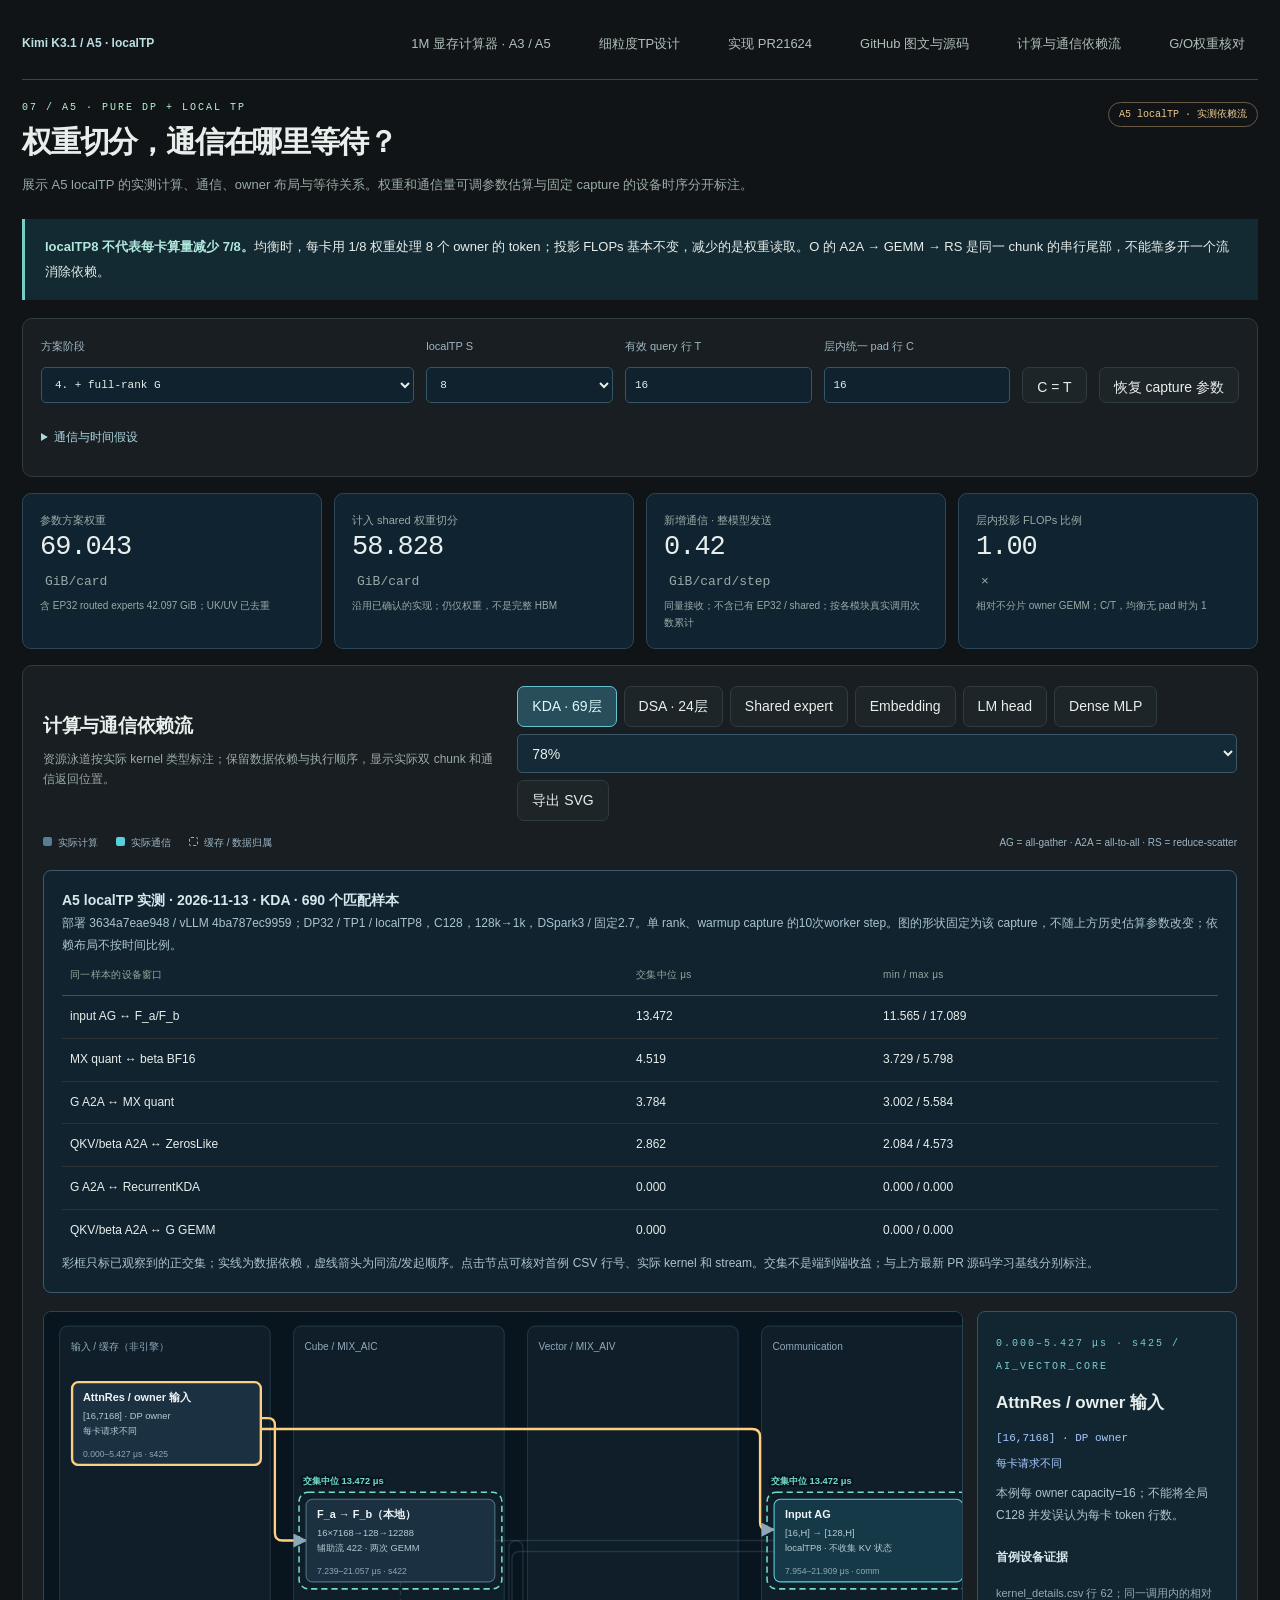
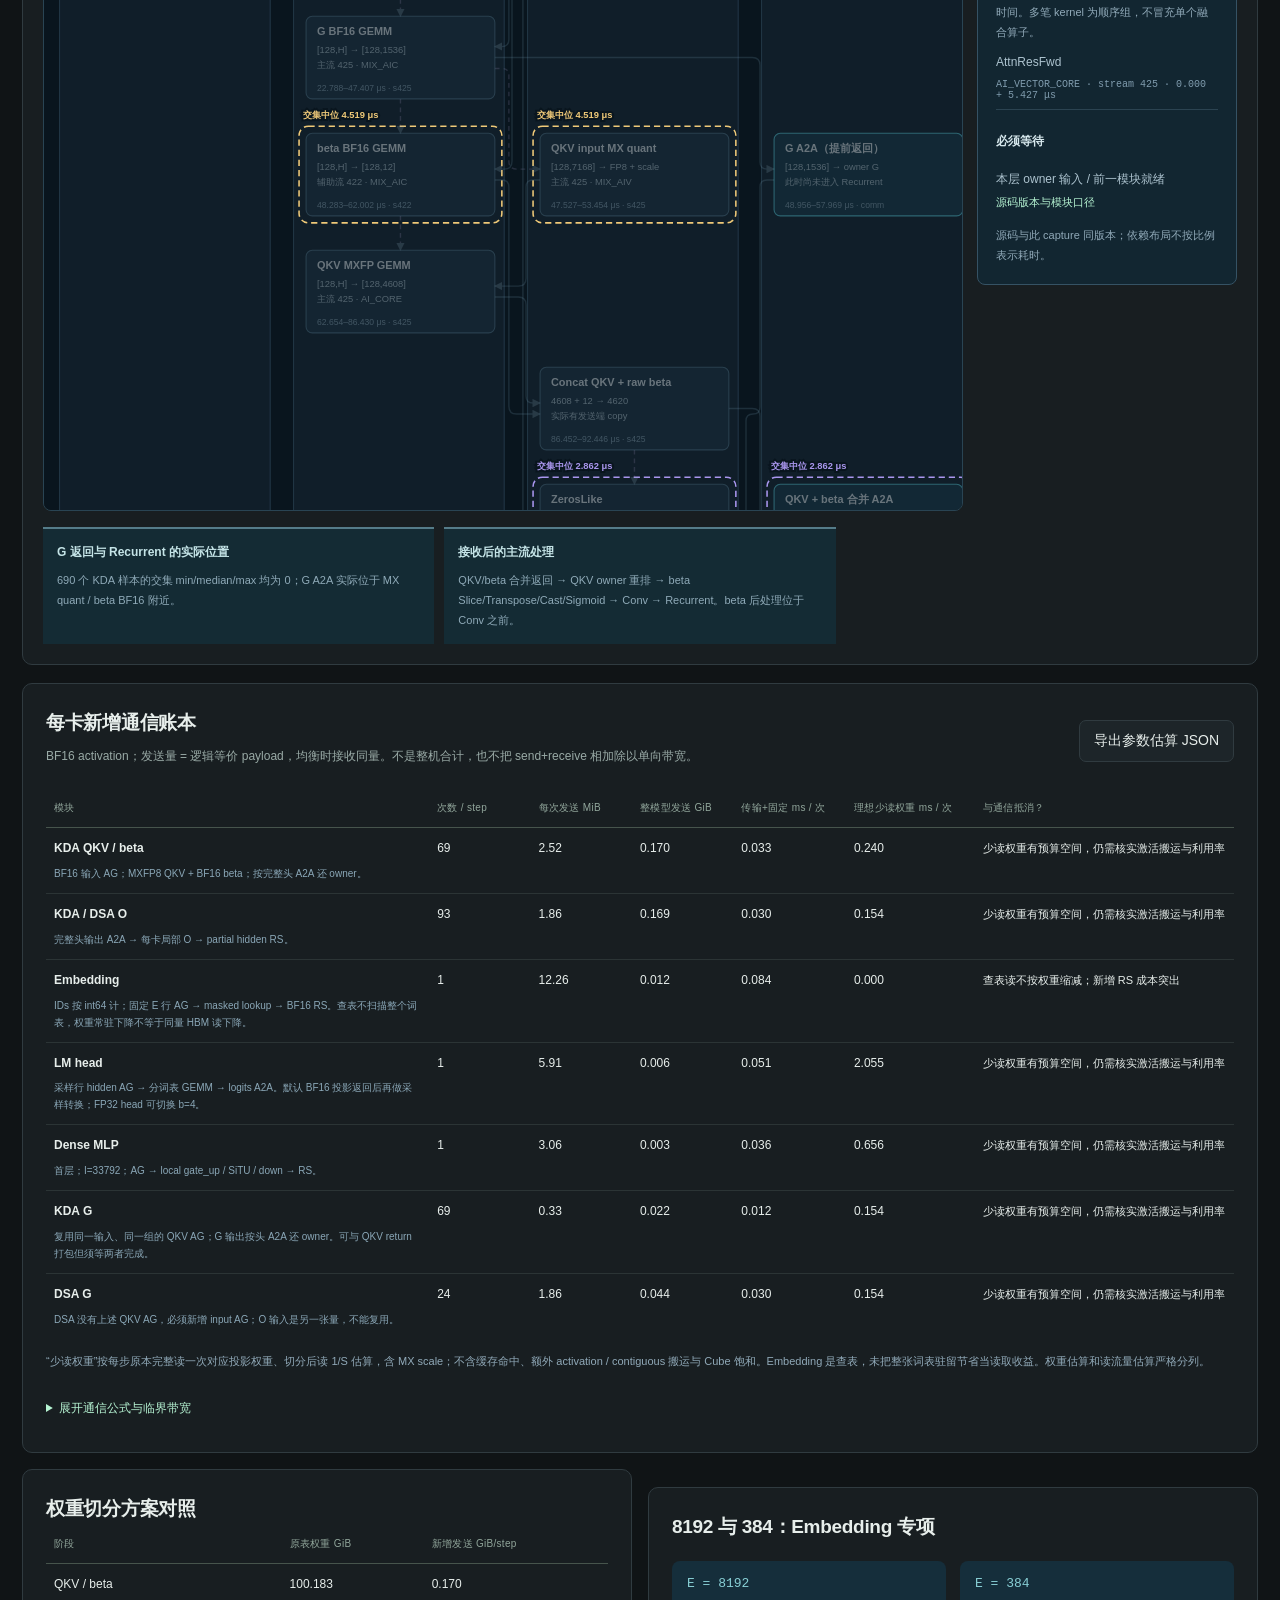
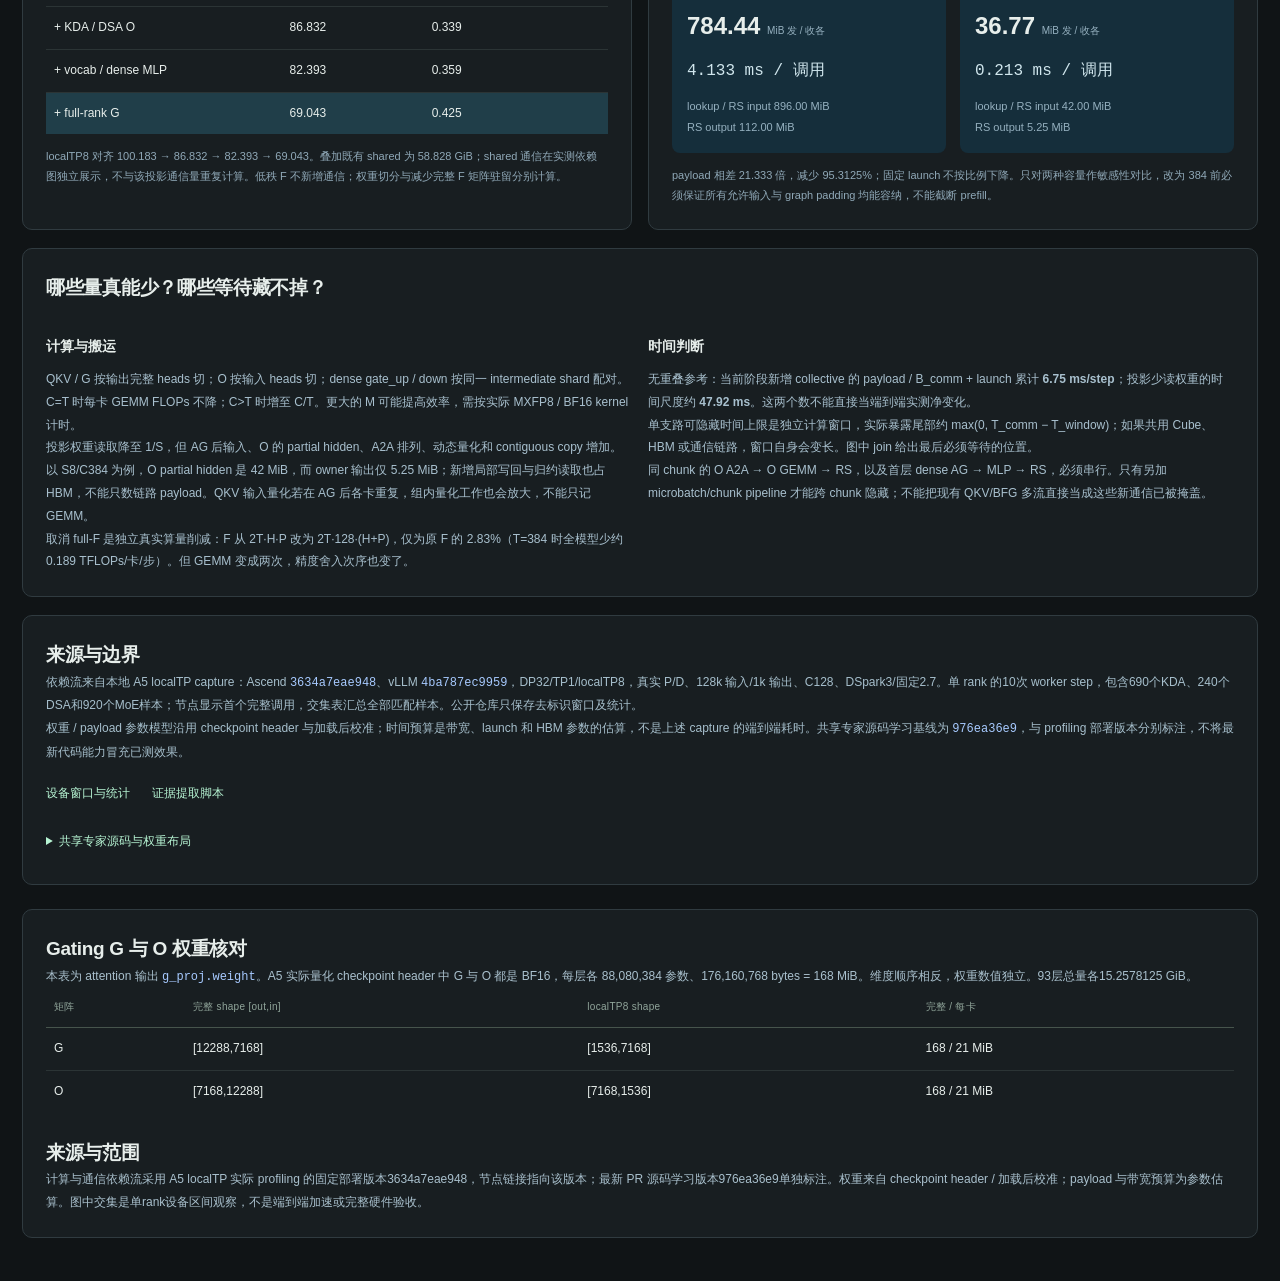
<file: docs/index.html>
<!doctype html>
<html lang="zh-CN"><head><meta charset="utf-8"><meta name="viewport" content="width=device-width,initial-scale=1"><meta name="description" content="Kimi K3.1 A5 纯DP/localTP：显存权重、计算通信依赖、Cube/Vector/Communication 多流与DCP profiling对照。"><title>Kimi K3.1 · A5 localTP 分析</title>
<style>:root{color-scheme:dark;--bg:#101416;--panel:#181e21;--panel2:#1d2529;--line:#303b40;--ink:#e7eeeb;--muted:#99aaa6;--mint:#b6f4d3;--blue:#a7caff;--violet:#c6b4f3;--amber:#eac78e;--danger:#ffb1a7;--mono:Consolas,'Cascadia Code',monospace}
*{box-sizing:border-box}body{margin:0;background:var(--bg);color:var(--ink);font-family:'Segoe UI','Microsoft YaHei',sans-serif;font-size:14px;line-height:1.65}button,input,select{font:inherit}button,a,input,select{touch-action:manipulation}button{cursor:pointer}a{color:var(--mint);text-decoration:none}a:hover{text-decoration:underline}button:focus-visible,a:focus-visible,input:focus-visible,select:focus-visible{outline:2px solid var(--mint);outline-offset:3px}button{border:1px solid var(--line);border-radius:7px;background:var(--panel2);color:var(--ink);padding:8px 14px}button:hover{border-color:#729686}button[aria-pressed=true],button.active{background:var(--mint);color:#143325;border-color:var(--mint)}button[disabled]{opacity:.45;cursor:default}input,select{width:100%;background:#101719;border:1px solid #40504e;border-radius:6px;color:var(--ink);height:39px;padding:6px 10px;min-width:0}input[type=range]{padding:0;accent-color:var(--mint);height:24px}input[type=checkbox]{width:17px;height:17px;accent-color:var(--mint)}label{display:block;color:var(--muted);font-size:12px}label input,label select{margin-top:6px}code,.mono{font-family:var(--mono)}code{color:var(--blue);font-size:12px;overflow-wrap:anywhere}h1,h2,h3,p{margin:0}h1{font-size:34px;font-weight:600;letter-spacing:-1.2px;line-height:1.3}h2{font-size:19px;font-weight:600;letter-spacing:-.3px}h3{font-size:15px;font-weight:600}p{color:var(--muted)}small{font-size:11px;color:var(--muted)}.skip{position:fixed;top:-100px;z-index:20;background:var(--mint);color:#101416;padding:12px}.skip:focus{top:0}.topbar{height:78px;display:flex;align-items:center;gap:36px;padding:0 28px;border-bottom:1px solid var(--line);background:#141a1c;position:sticky;top:0;z-index:10}.brand{display:flex;align-items:center;gap:12px;min-width:206px;color:var(--ink);font-size:19px;letter-spacing:3px;line-height:1.2}.brand:hover{text-decoration:none}.brandmark{display:grid;place-items:center;width:35px;height:39px;color:var(--mint);font-size:38px;font-family:Georgia,serif;font-weight:700;letter-spacing:-3px}.brand-sub{display:block;color:var(--muted);font:9px/2 var(--mono);letter-spacing:2px}.model-switch{display:flex;padding:4px;background:#0c1113;border:1px solid var(--line);border-radius:10px;gap:3px}.model-switch button{border:0;font-weight:600;padding:7px 19px;background:transparent;font-size:16px}.model-switch button[aria-pressed=true]{background:var(--mint)}.model-switch span{font:10px var(--mono);opacity:.65;margin-left:8px}.top-meta{margin-left:auto;font:11px var(--mono);color:var(--muted);display:flex;gap:10px;align-items:center}.status-dot{width:5px;height:5px;background:var(--mint);border-radius:50%}.icon-button{background:transparent;font:11px var(--mono);margin-left:15px}.workspace{display:grid;grid-template-columns:230px minmax(0,1fr);min-height:calc(100vh - 78px)}.sidebar{border-right:1px solid var(--line);padding:31px 19px 24px;display:flex;flex-direction:column;position:sticky;top:78px;height:calc(100vh - 78px)}.side-label{font:9px var(--mono);color:#748a82;letter-spacing:1.5px;margin:0 12px 17px}nav{display:grid;gap:6px}nav a{padding:11px 13px;border-radius:7px;color:#b1bfbb;font-size:13px;display:flex;gap:13px;align-items:center}nav a span{font:10px var(--mono);color:#6b8279}nav a.active{background:#26362f;color:var(--mint)}nav a:hover{background:#1d2823;text-decoration:none}nav a.active span{color:var(--mint)}.side-bottom{margin-top:auto;border-top:1px solid var(--line);padding-top:23px}.side-bottom .side-label{margin-left:0}.side-bottom>a{display:block;font:12px var(--mono);margin:8px 0 12px}.side-bottom p{font-size:11px;line-height:1.8}.legend{display:flex;gap:15px;flex-wrap:wrap;font-size:11px;color:var(--muted);margin-top:20px}.legend span{display:flex;align-items:center;gap:6px}.dot{display:inline-block;width:7px;height:7px;border-radius:50%}.mint{background:var(--mint)}.blue{background:var(--blue)}.amber{background:var(--amber)}.violet{background:var(--violet)}main{padding:34px 38px 0;min-width:0;max-width:1800px;width:100%}.eyebrow{font:10px var(--mono);letter-spacing:2px;color:var(--mint);margin-bottom:9px}.page-heading{display:flex;align-items:flex-end;justify-content:space-between;gap:24px;margin-bottom:25px}.page-heading p{font-size:13px;margin-top:9px;max-width:800px}.badge{display:inline-block;border:1px solid #4c6257;border-radius:20px;padding:3px 10px;color:var(--mint);font:10px/1.7 var(--mono);white-space:nowrap}.badge.measured{border-color:#425872;color:var(--blue)}.badge.assumed{border-color:#665a43;color:var(--amber)}.metrics{display:grid;grid-template-columns:repeat(4,minmax(0,1fr));gap:13px;margin-bottom:22px}.metric{border:1px solid var(--line);border-radius:9px;padding:16px 20px;background:var(--panel);min-width:0}.metric .value{display:block;font:30px/1.4 var(--mono);letter-spacing:-1px;color:var(--ink)}.metric .value .unit{font-size:13px;color:var(--muted);letter-spacing:0;margin-left:5px}.metric small{display:block;font-size:11px;margin-top:5px}.metric .label{font-size:11px;color:var(--muted);display:flex;justify-content:space-between;gap:6px}.metric.featured{border-color:#526a60;background:#1c2b24}.metric.featured .value{color:var(--mint)}.panel{background:var(--panel);border:1px solid var(--line);border-radius:10px;padding:23px;min-width:0}.panel+.panel{margin-top:18px}.panel-head{display:flex;justify-content:space-between;gap:15px;align-items:center;margin-bottom:20px}.panel-head p{font-size:11px;margin-top:4px}.panel-head .legend{margin-top:0}.split{display:grid;grid-template-columns:minmax(0,1fr) 300px;gap:18px;align-items:start}.split>.panel+.panel{margin-top:0}.toolbar{display:flex;gap:8px;align-items:center;flex-wrap:wrap}.toolbar button{font-size:11px;padding:6px 12px}.tabs-inline{display:flex;gap:5px;padding-bottom:16px;margin-bottom:10px;border-bottom:1px solid var(--line);flex-wrap:wrap}.tabs-inline button{font-size:12px;background:transparent;border-color:transparent}.tabs-inline button.active{background:#2e4037;color:var(--mint);border-color:#466254}.flow{display:grid;grid-template-columns:repeat(3,minmax(0,1fr));gap:30px 23px;padding:19px 0 12px;position:relative}.flow-node{text-align:left;position:relative;background:#131b1e;border-color:#3c4c50;border-radius:8px;min-height:113px;padding:14px 14px 12px;width:100%;display:flex;flex-direction:column;gap:7px}.flow-node:after{content:'→';position:absolute;right:-19px;top:42px;color:#667e75;font:20px var(--mono)}.flow-node:nth-child(3n):after,.flow-node:last-child:after{content:none}.flow-node .n{font:10px var(--mono);color:#73897f}.flow-node strong{font-size:12px;color:var(--ink)}.flow-node code{font-size:10px;color:var(--blue);line-height:1.5}.flow-node.active{background:#243a30;border-color:var(--mint);box-shadow:0 0 0 1px #b6f4d333}.flow-node.active strong{color:var(--mint)}.flow-node.attention{border-top:2px solid var(--violet)}.flow-node.kda{border-top:2px solid var(--blue)}.flow-node.moe{border-top:2px solid var(--amber)}.flow-note{font-size:11px;line-height:1.8;border-top:1px solid var(--line);padding-top:15px;margin-top:12px}.detail-title{font:11px var(--mono);letter-spacing:1px;color:var(--mint);margin-bottom:14px}.detail h3{font-size:19px;margin-bottom:13px}.detail p{font-size:12px;line-height:1.9}.detail dl{margin:20px 0}.detail dt{font-size:10px;color:#718b7f;text-transform:uppercase;letter-spacing:1px;margin-top:15px}.detail dd{margin:5px 0 0;font:12px/1.7 var(--mono);overflow-wrap:anywhere}.detail a{font-size:11px}.note{border-left:2px solid #826f4f;background:#26241d;color:#d1bd9a;padding:12px 15px;font-size:12px;line-height:1.8;margin-top:18px;border-radius:0 6px 6px 0}.note.fact{border-color:#719b85;background:#1b2a23;color:#bed5c7}.note.blue-note{border-color:#7494b8;background:#1c2631;color:#bdd1e8}.layer-strip{display:grid;grid-template-columns:repeat(31,1fr);gap:5px;margin-top:18px}.layer-strip button{padding:0;border-radius:4px;height:29px;min-width:0;font:9px var(--mono);background:#24313b;border-color:#41576a;color:var(--blue)}.layer-strip button.full{background:#302b3d;border-color:#615079;color:var(--violet)}.layer-strip button.selected{outline:2px solid var(--mint);outline-offset:1px}.layer-strip button.dense{border-bottom:3px solid var(--amber)}.layer-info{font-size:12px;color:var(--muted);margin-top:15px;min-height:25px}.layer-info b{color:var(--ink)}.two-col{display:grid;grid-template-columns:1fr 1fr;gap:18px}.three-col{display:grid;grid-template-columns:repeat(3,1fr);gap:16px}.grid-fields{display:grid;grid-template-columns:1fr 1fr;gap:15px}.form-row{display:flex;gap:15px;flex-wrap:wrap;align-items:flex-end}.form-row>label{min-width:100px;flex:1}.control-card{background:#131a1d;padding:17px;border:1px solid var(--line);border-radius:8px}.control-card h3{margin-bottom:15px;font-size:13px}.control-card+.control-card{margin-top:14px}.calculator{display:grid;grid-template-columns:290px minmax(0,1fr);gap:20px;align-items:start}.calculator .metrics{grid-template-columns:repeat(3,minmax(0,1fr))}.calculator .metric{padding:15px}.calculator .metric .value{font-size:26px}.fine{font-size:11px;line-height:1.8}.mt{margin-top:18px}.mb{margin-bottom:18px}.muted{color:var(--muted)}.text-mint{color:var(--mint)}.text-blue{color:var(--blue)}.text-amber{color:var(--amber)}.error{background:#392422;border:1px solid #87524d;color:var(--danger);border-radius:7px;padding:15px;font-size:13px;margin-bottom:16px}.error:empty{display:none}.data-table{width:100%;border-collapse:collapse;font-size:12px}.data-table th{text-align:left;font-size:10px;font-weight:400;letter-spacing:.3px;color:#91a69b;border-bottom:1px solid #46544c;padding:11px 8px}.data-table td{border-bottom:1px solid #2b3435;padding:11px 8px;vertical-align:top}.data-table tr:last-child td{border-bottom:0}.data-table td.num,.data-table th.num{text-align:right;font-family:var(--mono);white-space:nowrap}.data-table code{font-size:11px}.table-wrap{overflow-x:auto}.segment-bar{height:36px;display:flex;gap:3px;overflow:hidden;border-radius:6px;background:#0e1315;margin:18px 0 10px}.segment-bar>span{min-width:1px;display:flex;align-items:center;justify-content:center;font:10px var(--mono);color:#142219;overflow:hidden;white-space:nowrap}.bar-legend{display:flex;gap:17px;flex-wrap:wrap;font-size:11px;color:var(--muted)}.bar-legend span{display:flex;gap:6px;align-items:center}.bar-legend i{height:8px;width:8px;border-radius:2px;margin-top:5px}.shape-box{padding:14px;background:#101719;border:1px solid #394943;border-radius:6px;margin-top:14px;font:12px/1.9 var(--mono);color:var(--blue);overflow-wrap:anywhere}.cache-stack{display:grid;gap:7px;margin-top:18px}.cache-stack span{padding:10px 12px;background:#263b31;border:1px solid #50745e;color:var(--mint);font:12px var(--mono);border-radius:4px}.cache-stack.index span{background:#29273a;border-color:#5b5279;color:var(--violet)}.cache-stack.state span{background:#1f303e;border-color:#4c6781;color:var(--blue)}.cache-stack .ellipsis{border:0;background:transparent;text-align:center;padding:0}.address-result{display:flex;gap:18px;align-items:center;margin-top:20px}.address-result .chip{font:17px var(--mono);background:#21362b;border:1px solid #53745e;padding:10px 16px;border-radius:5px}.address-result .arrow{color:#718879}.chart{width:100%;height:auto;display:block;overflow:visible}.chart text{font-family:var(--mono);fill:#93a79d;font-size:10px}.chart .axis{stroke:#415047;stroke-width:1}.chart .grid{stroke:#2a3630;stroke-width:1;stroke-dasharray:3 5}.chart .label{fill:var(--ink);font-size:12px}.chart .curve{fill:none;stroke:var(--mint);stroke-width:2.5}.chart .area{fill:#b6f4d312}.chart-note{font-size:11px;color:var(--muted);margin-top:9px}.stats-row{display:flex;justify-content:space-between;gap:20px;padding:12px 0;border-bottom:1px solid var(--line);font-size:12px}.stats-row b{font-family:var(--mono);font-weight:400;color:var(--mint);text-align:right}.profile-select{max-width:550px;min-width:220px}.profile-top{display:grid;grid-template-columns:minmax(0,1.1fr) minmax(0,1fr);gap:18px;margin-bottom:18px}.hbar{display:grid;grid-template-columns:135px minmax(0,1fr) 68px;gap:9px;align-items:center;margin:11px 0;font-size:11px}.hbar .track{height:11px;background:#101719;border-radius:2px;overflow:hidden}.hbar .track i{height:100%;display:block;background:var(--mint);border-radius:2px}.hbar .amount{font:11px var(--mono);text-align:right;color:var(--ink)}.profile-table td:first-child{max-width:410px;overflow-wrap:anywhere;font:11px/1.6 var(--mono)}.profile-table tr[data-op]{cursor:pointer}.profile-table tr[data-op]:hover{background:#253129}.profile-table tr[data-op]:focus-visible{outline:2px solid var(--mint)}.search{max-width:310px}.empty{padding:35px;text-align:center;color:var(--muted)}details{margin-top:18px}summary{cursor:pointer;color:var(--mint);font-size:12px;padding:10px 0}details[open] summary{margin-bottom:9px}.source-item{display:grid;grid-template-columns:85px minmax(0,1fr);gap:15px;padding:20px 0;border-bottom:1px solid var(--line)}.source-item:last-child{border-bottom:0}.source-item p{font-size:12px;margin-top:6px}.source-item a{font-size:14px}.source-path{display:block;margin-top:6px;font:10px/1.7 var(--mono);overflow-wrap:anywhere;color:#8da89b}.profile-path{padding:10px 0;font:10px/1.8 var(--mono);overflow-wrap:anywhere;color:var(--muted)}.callout{font-size:24px;line-height:1.6;color:var(--mint);letter-spacing:-.6px}.kicker-row{display:flex;justify-content:space-between;align-items:center;gap:12px}.thin{font-weight:400}.metric-error .metric .value{color:var(--muted)}.check-label{display:flex;gap:8px;align-items:center}.check-label input{margin:0}.subtitle{font-size:12px;color:var(--muted);margin:8px 0 20px}.warning-text{color:var(--amber)}footer{display:flex;justify-content:space-between;color:#63796d;font:9px/2 var(--mono);letter-spacing:1px;padding:30px 0 22px;border-top:1px solid var(--line);margin-top:32px}#toast{position:fixed;bottom:25px;left:50%;transform:translateX(-50%);background:var(--mint);color:#173425;border-radius:6px;padding:11px 18px;box-shadow:0 10px 35px #0005;opacity:0;transition:opacity .2s;pointer-events:none;font-size:12px;z-index:25}#toast.show{opacity:1}.modal-backdrop{position:fixed;inset:0;background:#0009;z-index:30;display:grid;place-items:center;padding:20px}.modal{max-width:760px;width:100%;max-height:90vh;overflow:auto;padding:28px;background:var(--panel);border:1px solid #526359;border-radius:12px}.modal header{display:flex;justify-content:space-between;gap:20px;align-items:center;margin-bottom:20px}.modal h2{overflow-wrap:anywhere;font:16px/1.7 var(--mono)}.modal .shape-box{font-size:12px;white-space:pre-wrap}.download-row{display:flex;gap:10px;flex-wrap:wrap}.hidden{display:none!important}
@media(min-width:1700px){main{padding-left:48px;padding-right:48px}.flow-node{min-height:130px}.flow-node strong{font-size:14px}.flow-node code{font-size:12px}}
@media(max-width:1250px){.top-meta{font-size:0}.top-meta .icon-button{font-size:10px}.workspace{grid-template-columns:192px minmax(0,1fr)}.sidebar{padding:26px 10px}main{padding:27px 22px 0}.split{grid-template-columns:minmax(0,1fr) 240px}.flow{gap:22px 16px}.flow-node{padding:11px;min-height:125px}.flow-node:after{right:-15px}.metrics{gap:9px}.metric{padding:14px}.metric .value{font-size:25px}.calculator{grid-template-columns:250px minmax(0,1fr)}.calculator .metrics{grid-template-columns:1fr}.calculator .metric{display:flex;align-items:center;justify-content:space-between;gap:12px}.calculator .metric small{max-width:150px}.layer-strip{grid-template-columns:repeat(24,1fr)}.hbar{grid-template-columns:110px minmax(0,1fr) 60px}}
@media(max-width:1000px){.split{grid-template-columns:1fr}.split>.panel+.panel{margin-top:0}.detail dl{display:grid;grid-template-columns:90px 1fr;gap:10px;margin:18px 0}.detail dt,.detail dd{margin:0}.three-col{grid-template-columns:1fr}.profile-top{grid-template-columns:1fr}.two-col{grid-template-columns:1fr}.topbar{gap:16px;padding:0 20px}.brand{min-width:166px}.calculator{grid-template-columns:240px minmax(0,1fr)}}
@media(max-width:760px){.topbar{height:auto;min-height:72px;padding:13px 16px;flex-wrap:wrap;gap:12px}.brand{min-width:130px;font-size:16px}.brand-sub{font-size:8px;letter-spacing:1px}.brandmark{font-size:30px;width:25px}.model-switch button{padding:6px 12px;font-size:13px}.model-switch span{font-size:9px;margin-left:4px}.top-meta{display:none}.workspace{display:block}.sidebar{position:static;display:block;width:100%;height:auto;border-right:0;border-bottom:1px solid var(--line);padding:8px}.sidebar>.side-label,.side-bottom{display:none}nav{display:flex;overflow-x:auto;gap:3px;white-space:nowrap}nav a{padding:9px 11px;font-size:11px;gap:6px}nav a span{font-size:9px}main{padding:23px 16px 0}.page-heading{align-items:flex-start;gap:12px}.page-heading .badge{display:none}h1{font-size:27px}.page-heading p{font-size:12px}.metrics{grid-template-columns:1fr 1fr;gap:9px}.metric{padding:12px}.metric .value{font-size:25px}.panel{padding:17px}.panel-head{flex-wrap:wrap}.flow{grid-template-columns:1fr 1fr;gap:17px 15px}.flow-node{min-height:120px}.flow-node:after{content:none}.flow-node:nth-child(odd):not(:last-child):after{content:'→';right:-14px}.flow-node strong{font-size:12px}.layer-strip{grid-template-columns:repeat(16,1fr);gap:4px}.layer-strip button{height:27px}.calculator{display:block}.calculator>div+div{margin-top:20px}.calculator .metrics{grid-template-columns:1fr}.grid-fields{gap:12px}.panel-head .legend{gap:10px}.three-col,.two-col{grid-template-columns:1fr}.address-result{flex-wrap:wrap;gap:10px}.address-result .chip{font-size:13px;padding:9px}.profile-select{width:100%;max-width:none;min-width:0}.search{max-width:none}.toolbar{width:100%}.source-item{grid-template-columns:1fr;gap:7px}.source-item .badge{justify-self:start}.hbar{grid-template-columns:112px minmax(0,1fr) 65px}.callout{font-size:20px}footer{display:block;font-size:8px;letter-spacing:.3px}footer span{display:block}.modal{padding:20px}.modal h2{font-size:13px}.topbar{position:static}}
@media print{.topbar,.sidebar,.toolbar,#export,footer{display:none}.workspace{display:block}main{padding:0;max-width:none}body{background:white;color:black}.panel,.metric{break-inside:avoid}.modal-backdrop{display:none}}

body[data-page=localtp] main{max-width:none}body[data-page=localtp] .workspace{grid-template-columns:180px minmax(0,1fr)}
.lp-top{display:flex;justify-content:space-between;gap:25px;align-items:flex-start;margin-bottom:22px}.lp-top h1{font-size:30px;margin:8px 0 12px}.lp-top p{max-width:1000px;color:var(--muted);font-size:13px;line-height:1.8}.lp-summary{border-left:3px solid #74cfc4;background:#142a32;padding:16px 20px;line-height:1.9;font-size:13px;margin-bottom:18px}.lp-summary b{color:#b1e8dd}.lp-controls{padding:18px}.lp-controls-row{display:flex;align-items:end;flex-wrap:wrap;gap:12px}.lp-controls-row label{display:grid;gap:6px;color:#9eb6c4;font-size:11px;min-width:100px;flex:1}.lp-controls-row label:first-child{flex:2}.lp-controls-row input,.lp-controls-row select{width:100%;min-width:70px;height:36px;background:#10222d;border:1px solid #365566;border-radius:5px;color:var(--ink);padding:6px 9px;font-family:var(--mono)}.lp-controls-row button{height:36px}.lp-controls details{margin-top:15px}.lp-controls summary{font-size:12px;cursor:pointer;color:#acd6e0}.lp-controls details .lp-controls-row{margin-top:15px}.lp-note{font-size:11px!important;line-height:1.8!important;color:#90a9b8!important;margin-top:13px!important}.lp-metrics{display:grid;grid-template-columns:repeat(4,minmax(0,1fr));gap:12px;margin:16px 0}.lp-metrics .metric{padding:17px;background:#102330;border:1px solid #2c4659;border-radius:9px}.lp-metrics .value{font-size:27px}.lp-metrics .unit{font-size:10px;display:block;margin:6px 0}.lp-metrics small{font-size:10px;line-height:1.7}.lp-graph-panel{padding:20px}.lp-graph-head{display:flex;justify-content:space-between;align-items:center;gap:18px;margin-bottom:14px}.lp-graph-head p{font-size:12px;color:var(--muted);margin:8px 0}.lp-toolbar{display:flex;gap:7px;flex-wrap:wrap}.lp-toolbar button{white-space:nowrap}.lp-toolbar button.active{background:#294e5b;border-color:#66c4cf;color:#dcf9fc}.lp-toolbar select{background:#142b37;color:var(--ink);border:1px solid #3b586a;border-radius:5px}.lp-legend{display:flex;gap:18px;flex-wrap:wrap;font-size:10px;color:#9db5c6;margin:14px 0}.lp-legend b{font-weight:400;margin-left:auto}.lp-swatch{display:inline-block;width:9px;height:9px;border-radius:2px;margin-right:6px}.lp-swatch.old{background:#567d92}.lp-swatch.new{background:#58cfdd}.lp-swatch.adapted{background:#af96df}.lp-graph-grid{display:grid;grid-template-columns:minmax(0,1fr) 260px;gap:14px}.lp-canvas{overflow:auto;background:#09151e;border:1px solid #294453;border-radius:8px;max-height:800px}.lp-canvas svg{display:block;max-width:none}.lp-inspector{padding:18px;background:#122631;border:1px solid #355264;border-radius:8px;align-self:start;max-height:800px;overflow:auto}.lp-inspector h3{font-size:17px;line-height:1.6;margin:13px 0}.lp-inspector p{font-size:12px;line-height:1.85;color:#adc3cf}.lp-inspector code{display:block;white-space:normal;overflow-wrap:anywhere;font-size:11px;margin:8px 0}.lp-inspector .eyebrow{font-size:10px;color:#78cbd2}.lp-inspector h4{font-size:12px;margin-top:22px;color:#d6e7ec}.lp-dep{padding:8px 0;border-bottom:1px solid #2b4351}.lp-dep small{display:block;color:#809cae;font:10px var(--mono);margin-top:6px}.lp-inspector a{font-size:11px}.lp-overlap{display:grid;grid-template-columns:repeat(4,minmax(0,1fr));gap:10px;margin-top:16px}.lp-overlap>div{padding:14px;background:#142b34;border-top:2px solid #557c89}.lp-overlap h3{font-size:12px;line-height:1.6;color:#c5e4e7;margin:0 0 9px}.lp-overlap p{font-size:11px;color:#8faab8;line-height:1.8;margin:0}.lp-table td{vertical-align:top}.lp-table td:first-child{min-width:190px;max-width:340px}.lp-table small{display:block;white-space:normal;font-size:10px;line-height:1.7;color:#8aa7b7;margin-top:6px}.lp-table td:nth-child(n+2){min-width:90px}.lp-table td:last-child{min-width:165px;max-width:230px;white-space:normal;font-size:11px;line-height:1.7}.lp-two{display:grid;grid-template-columns:1fr 1fr;gap:16px;margin-top:16px}.lp-two>.panel{min-width:0}.lp-two p{font-size:12px;line-height:1.9;color:#a8c0ce}.lp-two h3{font-size:14px;margin:16px 0 10px}.lp-current{background:#203e49}.lp-compare{display:grid;grid-template-columns:1fr 1fr;gap:14px;margin-top:18px}.lp-compare>div{padding:15px;background:#152e3b;border-radius:8px;display:grid;gap:15px}.lp-compare span{font:13px var(--mono);color:#88cfd5}.lp-compare strong{font-size:24px}.lp-compare strong small{font-size:10px;font-weight:400}.lp-compare small{font-size:11px;color:#95b0bf;line-height:1.9}.lp-compare b{font:16px var(--mono);color:#d0e6ed}.lp-evidence p{font-size:12px;line-height:1.9;color:#a6bfcc}.lp-links{display:flex;gap:22px;flex-wrap:wrap;font-size:12px;margin-top:20px}#lp-error{color:#f2b9a0;margin-top:12px}
@media(min-width:1800px){.lp-graph-grid{grid-template-columns:minmax(0,1fr) 300px}.lp-canvas{max-height:920px}}
@media(max-width:1100px){body[data-page=localtp] .workspace{grid-template-columns:1fr}body[data-page=localtp] .sidebar{display:none}.lp-metrics{grid-template-columns:repeat(2,1fr)}.lp-overlap{grid-template-columns:repeat(2,1fr)}.lp-two{grid-template-columns:1fr}.lp-graph-head{align-items:start;flex-direction:column}.lp-top{flex-wrap:wrap}}
@media(max-width:700px){.lp-graph-grid{grid-template-columns:1fr}.lp-inspector{max-height:350px}.lp-canvas{max-height:650px}.lp-overlap{grid-template-columns:1fr}.lp-top h1{font-size:25px}.lp-compare{grid-template-columns:1fr}.lp-metrics .value{font-size:23px}}

body[data-page=localtp] .sidebar .side-bottom{display:none}

.lp-swatch.cache{border:1px dashed #8bbca2;background:transparent}.lp-overlap-kda{grid-template-columns:repeat(3,minmax(0,1fr))}@media(max-width:1100px){.lp-overlap-kda{grid-template-columns:repeat(2,minmax(0,1fr))}}@media(max-width:700px){.lp-overlap-kda{grid-template-columns:1fr}}

.lp-engine-proof{display:grid;grid-template-columns:1fr 1fr;gap:14px;margin:16px 0 20px}.lp-engine-proof>div{padding:14px;background:#112833;border:1px solid #355265;border-radius:7px}.lp-engine-proof b{display:block;font-size:12px;color:#d3e9ec}.lp-engine-proof small,.lp-engine-proof p{display:block;font-size:11px;line-height:1.8;color:#99b6c5;margin:10px 0 0}.lp-proven{display:block;border:2px solid #74cbb0;border-radius:5px;font:11px var(--mono);color:#b9ebdd;padding:10px;margin-top:10px}.lp-toolbar #lp-schedule{max-width:210px;font-size:11px}@media(max-width:900px){.lp-engine-proof{grid-template-columns:1fr}}

.lp-dcp-proof{background:#11232f;border:1px solid #3d596c;padding:18px;border-radius:8px;margin:18px 0}.lp-dcp-proof h3{font-size:15px}.lp-dcp-proof .data-table{font-size:11px}.lp-dcp-proof details summary{font-size:12px;cursor:pointer;margin:13px 0}.lp-trace-scroll{overflow:auto;border:1px solid #2c475a;border-radius:5px;margin-top:12px}.lp-trace-svg{display:block;max-width:none;font-family:var(--mono)}

.lp-chunk-cost{border-left:3px solid #d7b77c;background:#2a2b2d;padding:14px 18px;margin-top:15px}.lp-chunk-cost b{font-size:12px;color:#edcf9b}.lp-chunk-cost p,.lp-chunk-cost small{font-size:11px;color:#b9c4ca;line-height:1.85;display:block}.lp-chunk-cost strong{color:#f3dbaa}

.lp-profile-proof{background:#11232f;border:1px solid #3d596c;padding:18px;border-radius:8px;margin:18px 0}.lp-profile-proof b{color:#d3e9ec}.lp-profile-proof p{font-size:12px;line-height:1.85;color:#aac3d1}.lp-profile-proof .data-table{font-size:12px}

.public-wrap{max-width:1900px;margin:auto;padding:22px}body[data-page=localtp] main{padding:0;max-width:none}.public-nav{display:flex;align-items:center;gap:22px;flex-wrap:wrap;max-width:1856px;margin:0 auto 22px;padding-bottom:14px;border-bottom:1px solid #304957;font-size:12px}.public-nav b{margin-right:auto;color:#bddfe3}.public-evidence{margin:24px 0}.public-evidence p{font-size:12px;line-height:1.9;color:#a9c0cd}.public-evidence code{overflow-wrap:anywhere}@media(max-width:700px){.public-wrap{padding:14px}.public-nav{gap:12px}}
</style></head><body data-page="localtp"><div class="public-wrap"><nav class="public-nav"><b>Kimi K3.1 / A5 · localTP</b><a href="memory.html">1M 显存计算器 · A3 / A5</a><a href="https://github.com/Dawn952/kimi-k31-a5-analysis/blob/main/design/README.md">细粒度TP设计</a><a href="https://github.com/vllm-project/vllm-ascend/pull/21624">实现 PR21624</a><a href="https://github.com/Dawn952/kimi-k31-a5-analysis">GitHub 图文与源码</a><a href="#lp-flow">计算与通信依赖流</a><a href="#source-evidence">G/O权重核对</a></nav><main id="main"><div id="view"></div></main>
<section id="source-evidence" class="panel public-evidence"><h2>Gating G 与 O 权重核对</h2><p>本表为 attention 输出 <code>g_proj.weight</code>。A5 实际量化 checkpoint header 中 G 与 O 都是 BF16，每层各 88,080,384 参数、176,160,768 bytes = 168 MiB。维度顺序相反，权重数值独立。93层总量各15.2578125 GiB。</p><table class="data-table"><thead><tr><th>矩阵</th><th>完整 shape [out,in]</th><th>localTP8 shape</th><th>完整 / 每卡</th></tr></thead><tbody><tr><td>G</td><td>[12288,7168]</td><td>[1536,7168]</td><td>168 / 21 MiB</td></tr><tr><td>O</td><td>[7168,12288]</td><td>[7168,1536]</td><td>168 / 21 MiB</td></tr></tbody></table>
<h2 style="margin-top:24px">来源与范围</h2><p>计算与通信依赖流采用 A5 localTP 实际 profiling 的固定部署版本3634a7eae948，节点链接指向该版本；最新 PR 源码学习版本976ea36e9单独标注。权重来自 checkpoint header / 加载后校准；payload 与带宽预算为参数估算。图中交集是单rank设备区间观察，不是端到端加速或完整硬件验收。</p></section></div><script>window.KimiA5LocalTPProfileData={"schema":1,"date":"2026-11-13","hardware":"A5","phase":"warmup-c128","worker_steps":10,"ascend_revision":"3634a7eae94897d1a7b14d00807323e5af6b4a04","vllm_revision":"4ba787ec9959e566d3b587a796dff07673324da5","configuration":{"dp":32,"tp":1,"localtp":8,"concurrency":128,"input_tokens":131072,"output_tokens":1024,"speculative_steps":3,"fixed_acceptance":2.7,"multistream_overlap_shared_expert":true},"source_csv":"kernel_details.csv","kernel_records":43520,"scope":"One rank; first module windows and aggregate device interval intersections. Intersections are not end-to-end gains.","domains":{"kda":{"sample_count":690,"first":{"events":[{"row":62,"type":"AttnResFwd","stream":"425","core":"AI_VECTOR_CORE","duration":5.427,"output":"114688;917504;114688","start_us":0},{"row":63,"type":"MatMulV3","stream":"422","core":"MIX_AIC","duration":8.294,"output":"16,128","start_us":7.239},{"row":64,"type":"hcom_allGather_","stream":"N/A","core":"COMMUNICATION","duration":13.955,"output":"N/A","start_us":7.954},{"row":65,"type":"MatMulV3","stream":"422","core":"AI_CORE","duration":5.502,"output":"16,12288","start_us":15.555},{"row":66,"type":"MatMulV3","stream":"425","core":"MIX_AIC","duration":24.619,"output":"128,1536","start_us":22.788},{"row":67,"type":"DynamicMxQuant","stream":"425","core":"MIX_AIV","duration":5.927,"output":"128,7168;128,112,2","start_us":47.527},{"row":68,"type":"MatMulV3","stream":"422","core":"MIX_AIC","duration":13.719,"output":"128,12","start_us":48.283},{"row":69,"type":"hcom_alltoall_","stream":"N/A","core":"COMMUNICATION","duration":9.013,"output":"N/A","start_us":48.956},{"row":70,"type":"QuantBatchMatmulV3","stream":"425","core":"AI_CORE","duration":23.776,"output":"1,128,4608","start_us":62.654},{"row":71,"type":"ConcatD","stream":"425","core":"AI_VECTOR_CORE","duration":5.994,"output":"128,4620","start_us":86.452},{"row":72,"type":"ZerosLike","stream":"425","core":"AI_VECTOR_CORE","duration":4.219,"output":"1,16,96,128","start_us":92.517},{"row":73,"type":"hcom_alltoall_","stream":"N/A","core":"COMMUNICATION","duration":10.491,"output":"N/A","start_us":93.995},{"row":74,"type":"AsStrided","stream":"425","core":"AI_VECTOR_CORE","duration":6.458,"output":"16,3,8,12,128","start_us":105.505},{"row":75,"type":"Slice","stream":"425","core":"AI_VECTOR_CORE","duration":2.443,"output":"8,16,12","start_us":111.985},{"row":76,"type":"Transpose","stream":"425","core":"AI_VECTOR_CORE","duration":3.538,"output":"16,8,12","start_us":114.45},{"row":77,"type":"Cast","stream":"425","core":"AI_VECTOR_CORE","duration":1.951,"output":"1,16,96","start_us":118.01},{"row":78,"type":"Sigmoid","stream":"425","core":"AI_VECTOR_CORE","duration":2.819,"output":"1,16,96","start_us":119.983},{"row":79,"type":"CausalConv1d","stream":"425","core":"MIX_AIV","duration":15.128,"output":"16,36864","start_us":122.824},{"row":80,"type":"RecurrentKda","stream":"425","core":"AI_VECTOR_CORE","duration":62.927,"output":"196608;1313886208;1313886208","start_us":137.974},{"row":81,"type":"Transpose","stream":"425","core":"AI_VECTOR_CORE","duration":7.184,"output":"16,8,12,128","start_us":200.971},{"row":82,"type":"layer_norm_gated_fwd_kernel","stream":"425","core":"AI_VECTOR_CORE","duration":5.21,"output":"N/A","start_us":208.177},{"row":83,"type":"Transpose","stream":"425","core":"AI_VECTOR_CORE","duration":5.485,"output":"8,16,1536","start_us":213.409},{"row":84,"type":"hcom_alltoall_","stream":"N/A","core":"COMMUNICATION","duration":9.35,"output":"N/A","start_us":219.722},{"row":85,"type":"MatMulV3","stream":"425","core":"AI_CORE","duration":26.082,"output":"128,7168","start_us":229.867},{"row":86,"type":"hcom_reduceScatter_","stream":"N/A","core":"COMMUNICATION","duration":28.344,"output":"N/A","start_us":256.866}],"groups":{"in":[0],"f":[1,3],"ag":[2],"g":[4],"quant":[5],"beta":[6],"gr":[7],"q":[8],"cat":[9],"zero":[10],"ret":[11],"restore":[12,13,14,15,16],"conv":[17],"core":[18],"grestore":[19],"norm":[20],"olayout":[21],"oa":[22],"o":[23],"rs":[24]},"overlaps":{"ag:f":13.081,"quant:beta":5.171,"gr:quant":4.498,"ret:zero":2.741,"gr:core":0,"ret:g":0}},"overlap_stats":{"ag:f":{"median_us":13.472,"min_us":11.565,"max_us":17.089},"quant:beta":{"median_us":4.519,"min_us":3.729,"max_us":5.798},"gr:quant":{"median_us":3.784,"min_us":3.002,"max_us":5.584},"ret:zero":{"median_us":2.862,"min_us":2.084,"max_us":4.573},"gr:core":{"median_us":0,"min_us":0,"max_us":0},"ret:g":{"median_us":0,"min_us":0,"max_us":0}},"kernel_sum_median_us":{"in":10.323,"f":14.476,"ag":13.859,"g":28.884,"quant":5.268,"beta":12.387,"gr":8.09,"q":23.249,"cat":5.679,"zero":4.377,"ret":10.628,"restore":17.448,"conv":15.951,"core":62.734,"grestore":6.79,"norm":5.178,"olayout":5.319,"oa":8.256,"o":25.623,"rs":26.928}},"dsa":{"sample_count":240,"first":{"events":[{"row":214,"type":"AttnResFwd","stream":"425","core":"MIX_AIV","duration":8.603,"output":"114688;114688;114688","start_us":0},{"row":215,"type":"Cast","stream":"425","core":"AI_VECTOR_CORE","duration":2.099,"output":"16","start_us":9.397},{"row":216,"type":"hcom_allGather_","stream":"N/A","core":"COMMUNICATION","duration":18.862,"output":"N/A","start_us":10.954},{"row":217,"type":"DynamicMxQuant","stream":"425","core":"MIX_AIV","duration":4.398,"output":"16,7168;16,112,2","start_us":11.518},{"row":218,"type":"MlaPrologV3","stream":"425","core":"MIX_AIC","duration":50.495,"output":"16,96,512;16,96,64;7104,128,1,656;;;16,1536;16,48","start_us":15.938},{"row":219,"type":"MatMulV3","stream":"425","core":"MIX_AIC","duration":28.585,"output":"128,1536","start_us":66.503},{"row":220,"type":"MatMulV3","stream":"425","core":"MIX_AIC","duration":7.9,"output":"16,160","start_us":95.159},{"row":221,"type":"hcom_alltoall_","stream":"N/A","core":"COMMUNICATION","duration":8.14,"output":"N/A","start_us":96.707},{"row":222,"type":"Slice","stream":"425","core":"AI_VECTOR_CORE","duration":2.557,"output":"16,128","start_us":103.13},{"row":223,"type":"QuantBatchMatmulV3","stream":"417","core":"AI_CORE","duration":6.452,"output":"16,4096","start_us":104.022},{"row":224,"type":"Cast","stream":"425","core":"AI_VECTOR_CORE","duration":3.507,"output":"16,128","start_us":105.709},{"row":225,"type":"LayerNormV4","stream":"425","core":"AI_VECTOR_CORE","duration":4.686,"output":"16,128;16,1;16,1","start_us":109.238},{"row":226,"type":"MatMulV3","stream":"417","core":"AI_CORE","duration":4.527,"output":"512,128","start_us":110.496},{"row":227,"type":"Cast","stream":"425","core":"AI_VECTOR_CORE","duration":2.146,"output":"16,128","start_us":113.946},{"row":228,"type":"DynamicQuantV2","stream":"425","core":"MIX_AIV","duration":5.719,"output":"512,128;512;512","start_us":116.211},{"row":229,"type":"MatMulV3","stream":"417","core":"AI_CORE","duration":2.364,"output":"16,128","start_us":117.112},{"row":230,"type":"IndexerQuantCache","stream":"425","core":"AI_VECTOR_CORE","duration":4.074,"output":"3824680960;2029907968","start_us":122},{"row":231,"type":"Slice","stream":"425","core":"AI_VECTOR_CORE","duration":2.123,"output":"16,32","start_us":126.096},{"row":232,"type":"QuantLightningIndexer","stream":"425","core":"MIX_AIC","duration":221.947,"output":"16,1,2048","start_us":128.241},{"row":233,"type":"ConcatD","stream":"425","core":"AI_VECTOR_CORE","duration":5.859,"output":"16,96,576","start_us":350.21},{"row":234,"type":"KvQuantSparseFlashAttentionVllm","stream":"425","core":"MIX_AIC","duration":60.915,"output":"16,96,512;1,16,96;1,16,96","start_us":356.091},{"row":235,"type":"TransposeBatchMatMul","stream":"425","core":"AI_CORE","duration":11.417,"output":"16,96,128","start_us":417.028},{"row":236,"type":"Transpose","stream":"425","core":"AI_VECTOR_CORE","duration":7.171,"output":"16,8,12,128","start_us":428.515},{"row":237,"type":"_flash_attention_gate_kernel","stream":"425","core":"AI_VECTOR_CORE","duration":3.949,"output":"N/A","start_us":435.708},{"row":238,"type":"Transpose","stream":"425","core":"AI_VECTOR_CORE","duration":5.582,"output":"8,16,1536","start_us":440.294},{"row":239,"type":"hcom_alltoall_","stream":"N/A","core":"COMMUNICATION","duration":8.337,"output":"N/A","start_us":446.656},{"row":240,"type":"MatMulV3","stream":"425","core":"AI_CORE","duration":22.521,"output":"128,7168","start_us":455.805},{"row":241,"type":"hcom_reduceScatter_","stream":"N/A","core":"COMMUNICATION","duration":24.775,"output":"N/A","start_us":479.13}],"groups":{"in":[0],"ag":[2],"quant":[3],"prolog":[4],"g":[5],"keyproj":[6],"gr":[7],"qprep":[9,12,15],"kprep":[8,10,11,13,14,16,17],"idx":[18],"concat":[19],"sfa":[20],"uv":[21],"grestore":[22],"gate":[23],"olayout":[24],"oa":[25],"o":[26],"rs":[27]},"overlaps":{"ag:prolog":13.878,"gr:idx":0,"gr:keyproj":6.352,"qprep:kprep":13.277}},"overlap_stats":{"ag:prolog":{"median_us":16.784,"min_us":12.462,"max_us":20.737},"gr:idx":{"median_us":0,"min_us":0,"max_us":0},"gr:keyproj":{"median_us":6.78,"min_us":5.582,"max_us":8.427},"qprep:kprep":{"median_us":13.299,"min_us":12.471,"max_us":14.627}},"kernel_sum_median_us":{"in":10.544,"ag":19.986,"quant":4.72,"prolog":48.709,"g":28.433,"keyproj":8.295,"gr":8.198,"qprep":13.395,"kprep":24.761,"idx":220.744,"concat":6.178,"sfa":60.267,"uv":11.418,"grestore":7.069,"gate":3.957,"olayout":5.649,"oa":8.207,"o":21.56,"rs":26.148}},"shared":{"sample_count":920,"first":{"events":[{"row":153,"type":"AttnResFwd","stream":"425","core":"MIX_AIV","duration":9.63,"output":"114688;114688;114688","start_us":0},{"row":154,"type":"MatMulV3","stream":"425","core":"MIX_AIC","duration":15.328,"output":"16,896","start_us":9.652},{"row":155,"type":"hcom_allGather_","stream":"N/A","core":"COMMUNICATION","duration":13.275,"output":"N/A","start_us":25.932},{"row":156,"type":"DynamicMxQuant","stream":"425","core":"MIX_AIV","duration":5.356,"output":"16,7168;16,112,2","start_us":40.103},{"row":157,"type":"QuantBatchMatmulV3","stream":"425","core":"AI_CORE","duration":14.345,"output":"16,3584","start_us":45.481},{"row":158,"type":"DynamicMxQuant","stream":"425","core":"MIX_AIV","duration":5.377,"output":"128,7168;128,112,2","start_us":59.993},{"row":159,"type":"QuantBatchMatmulV3","stream":"425","core":"MIX_AIC","duration":15.425,"output":"128,1536","start_us":65.44},{"row":160,"type":"MoeGatingTopK","stream":"425","core":"AI_VECTOR_CORE","duration":5.328,"output":"16,16;16,16;16,896","start_us":80.887},{"row":161,"type":"MoeDistributeDispatchV3","stream":"425","core":"MIX_AIV","duration":35.581,"output":"8192,3584;8192,112;1048576;28;896;1;8192","start_us":86.286},{"row":162,"type":"GroupedMatmulSituQuant","stream":"425","core":"MIX_AIC","duration":121.893,"output":"8192,3072;8192,48,2","start_us":121.889},{"row":163,"type":"GroupedMatmul","stream":"425","core":"MIX_AIC","duration":62.684,"output":"8192,3584","start_us":243.853},{"row":164,"type":"MoeDistributeCombineV3","stream":"425","core":"AI_VECTOR_CORE","duration":82.611,"output":"16,3584","start_us":306.608},{"row":165,"type":"SituMxQuant","stream":"425","core":"AI_VECTOR_CORE","duration":6.049,"output":"128,768;128,12,2","start_us":389.338},{"row":166,"type":"QuantBatchMatmulV3","stream":"425","core":"AI_CORE","duration":7.794,"output":"128,7168","start_us":395.457},{"row":167,"type":"hcom_reduceScatter_","stream":"N/A","core":"COMMUNICATION","duration":26.101,"output":"N/A","start_us":404.3},{"row":168,"type":"RmsNormDynamicMxQuant","stream":"425","core":"AI_VECTOR_CORE","duration":3.523,"output":"16,3584;16,56,2;","start_us":431.225},{"row":169,"type":"QuantBatchMatmulV3","stream":"425","core":"AI_CORE","duration":12.345,"output":"16,7168","start_us":434.77},{"row":170,"type":"ForeachAddList","stream":"425","core":"AI_VECTOR_CORE","duration":6.613,"output":"16,7168","start_us":447.234}],"groups":{"in":[0],"router":[1],"ag":[2],"down_quant":[3],"latent_down":[4],"quant":[5],"up":[6],"topk":[7],"dispatch":[8],"gmm1":[9],"gmm2":[10],"combine":[11],"act":[12],"down":[13],"rs":[14],"up_quant":[15],"latent_up":[16],"add":[17]},"overlaps":{"ag:latent_down":0,"rs:latent_up":0,"up:gmm1":0,"down:combine":0}},"overlap_stats":{"ag:latent_down":{"median_us":0,"min_us":0,"max_us":0},"rs:latent_up":{"median_us":0,"min_us":0,"max_us":0},"up:gmm1":{"median_us":0,"min_us":0,"max_us":0},"down:combine":{"median_us":0,"min_us":0,"max_us":0}},"kernel_sum_median_us":{"in":11.421,"router":15.713,"ag":12.911,"down_quant":5.183,"latent_down":14.527,"quant":5.14,"up":15.406,"topk":5.04,"dispatch":33.963,"gmm1":106.59,"gmm2":52.88,"combine":83.799,"act":5.928,"down":7.697,"rs":26.611,"up_quant":3.553,"latent_up":12.575,"add":6.729}},"dense":{"sample_count":10,"first":{"events":[{"row":87,"type":"AttnResFwd","stream":"425","core":"MIX_AIV","duration":9.01,"output":"114688;114688;114688","start_us":0},{"row":88,"type":"hcom_allGather_","stream":"N/A","core":"COMMUNICATION","duration":11.816,"output":"N/A","start_us":11.375},{"row":89,"type":"hcom_allGather_","stream":"N/A","core":"COMMUNICATION","duration":16.068,"output":"N/A","start_us":23.359},{"row":90,"type":"DynamicMxQuant","stream":"425","core":"MIX_AIV","duration":5.622,"output":"64,7168;64,112,2","start_us":24.187},{"row":91,"type":"QuantBatchMatmulV3","stream":"425","core":"AI_CORE","duration":31.503,"output":"64,8448","start_us":29.831},{"row":92,"type":"Slice","stream":"425","core":"AI_VECTOR_CORE","duration":4.276,"output":"64,4224","start_us":61.356},{"row":93,"type":"Cast","stream":"425","core":"AI_VECTOR_CORE","duration":4.518,"output":"64,4224","start_us":65.654},{"row":94,"type":"Slice","stream":"425","core":"AI_VECTOR_CORE","duration":3.824,"output":"64,4224","start_us":70.194},{"row":95,"type":"Cast","stream":"425","core":"AI_VECTOR_CORE","duration":2.238,"output":"64,4224","start_us":74.04},{"row":96,"type":"Muls","stream":"425","core":"AI_VECTOR_CORE","duration":4.325,"output":"64,4224","start_us":76.3},{"row":97,"type":"Tanh","stream":"425","core":"AI_VECTOR_CORE","duration":5.417,"output":"64,4224","start_us":80.647},{"row":98,"type":"Mul","stream":"425","core":"AI_VECTOR_CORE","duration":3.839,"output":"64,4224","start_us":86.086},{"row":99,"type":"Sigmoid","stream":"425","core":"AI_VECTOR_CORE","duration":3.886,"output":"64,4224","start_us":89.947},{"row":100,"type":"Mul","stream":"425","core":"AI_VECTOR_CORE","duration":2.394,"output":"64,4224","start_us":93.855},{"row":101,"type":"Muls","stream":"425","core":"AI_VECTOR_CORE","duration":3.191,"output":"64,4224","start_us":96.271},{"row":102,"type":"Tanh","stream":"425","core":"AI_VECTOR_CORE","duration":4.121,"output":"64,4224","start_us":99.484},{"row":103,"type":"Mul","stream":"425","core":"AI_VECTOR_CORE","duration":2.232,"output":"64,4224","start_us":103.627},{"row":104,"type":"Mul","stream":"425","core":"AI_VECTOR_CORE","duration":2.428,"output":"64,4224","start_us":105.881},{"row":105,"type":"Cast","stream":"425","core":"AI_VECTOR_CORE","duration":5.505,"output":"64,4224","start_us":108.331},{"row":106,"type":"DynamicMxQuant","stream":"425","core":"MIX_AIV","duration":4.247,"output":"64,4224;64,66,2","start_us":113.858},{"row":107,"type":"QuantBatchMatmulV3","stream":"425","core":"AI_CORE","duration":15.556,"output":"64,7168","start_us":118.127},{"row":108,"type":"DynamicMxQuant","stream":"425","core":"MIX_AIV","duration":4.847,"output":"64,7168;64,112,2","start_us":133.802},{"row":109,"type":"hcom_reduceScatter_","stream":"N/A","core":"COMMUNICATION","duration":27.067,"output":"N/A","start_us":135.408},{"row":110,"type":"QuantBatchMatmulV3","stream":"425","core":"AI_CORE","duration":30.28,"output":"64,8448","start_us":138.671},{"row":111,"type":"Slice","stream":"425","core":"AI_VECTOR_CORE","duration":4.031,"output":"64,4224","start_us":168.973},{"row":112,"type":"Cast","stream":"425","core":"AI_VECTOR_CORE","duration":3.305,"output":"64,4224","start_us":173.026},{"row":113,"type":"Slice","stream":"425","core":"AI_VECTOR_CORE","duration":3.718,"output":"64,4224","start_us":176.353},{"row":114,"type":"Cast","stream":"425","core":"AI_VECTOR_CORE","duration":2.363,"output":"64,4224","start_us":180.093},{"row":115,"type":"Muls","stream":"425","core":"AI_VECTOR_CORE","duration":4.298,"output":"64,4224","start_us":182.478},{"row":116,"type":"Tanh","stream":"425","core":"AI_VECTOR_CORE","duration":4.474,"output":"64,4224","start_us":186.798},{"row":117,"type":"Mul","stream":"425","core":"AI_VECTOR_CORE","duration":2.734,"output":"64,4224","start_us":191.294},{"row":118,"type":"Sigmoid","stream":"425","core":"AI_VECTOR_CORE","duration":3.713,"output":"64,4224","start_us":194.05},{"row":119,"type":"Mul","stream":"425","core":"AI_VECTOR_CORE","duration":2.438,"output":"64,4224","start_us":197.785},{"row":120,"type":"Muls","stream":"425","core":"AI_VECTOR_CORE","duration":3.563,"output":"64,4224","start_us":200.245},{"row":121,"type":"Tanh","stream":"425","core":"AI_VECTOR_CORE","duration":4.085,"output":"64,4224","start_us":203.83},{"row":122,"type":"Mul","stream":"425","core":"AI_VECTOR_CORE","duration":2.358,"output":"64,4224","start_us":207.937},{"row":123,"type":"Mul","stream":"425","core":"AI_VECTOR_CORE","duration":2.486,"output":"64,4224","start_us":210.317},{"row":124,"type":"Cast","stream":"425","core":"AI_VECTOR_CORE","duration":2.562,"output":"64,4224","start_us":212.825},{"row":125,"type":"DynamicMxQuant","stream":"425","core":"MIX_AIV","duration":4.344,"output":"64,4224;64,66,2","start_us":215.409},{"row":126,"type":"QuantBatchMatmulV3","stream":"425","core":"AI_CORE","duration":15.05,"output":"64,7168","start_us":219.775},{"row":127,"type":"hcom_reduceScatter_","stream":"N/A","core":"COMMUNICATION","duration":20.256,"output":"N/A","start_us":236.4}],"groups":{"in":[0],"ag0":[1],"ag1":[2],"quant0":[3],"up0":[4],"act0":[5,6,7,8,9,10,11,12,13,14,15,16,17,18,19],"down0":[20],"quant1":[21],"up1":[23],"act1":[24,25,26,27,28,29,30,31,32,33,34,35,36,37,38],"down1":[39],"rs0":[22],"rs1":[40]},"overlaps":{"ag1:up0":9.596,"rs0:up1":23.804}},"overlap_stats":{"ag1:up0":{"median_us":6.338,"min_us":5.922,"max_us":9.596},"rs0:up1":{"median_us":25.764,"min_us":23.804,"max_us":26.45}},"kernel_sum_median_us":{"in":8.979,"ag0":12.588,"ag1":12.747,"quant0":5.662,"up0":31.505,"act0":57.239,"down0":15.558,"quant1":4.604,"up1":30.399,"act1":50.54,"down1":14.849,"rs0":28.714,"rs1":20.261}},"head":{"sample_count":10,"first":{"events":[{"row":4145,"type":"RmsNorm","stream":"59","core":"AI_VECTOR_CORE","duration":5.337,"output":"16,7168;16,1","start_us":0},{"row":4146,"type":"hcom_allGather_","stream":"N/A","core":"COMMUNICATION","duration":10.899,"output":"N/A","start_us":6.276},{"row":4147,"type":"hcom_allGather_","stream":"N/A","core":"COMMUNICATION","duration":11.551,"output":"N/A","start_us":17.447},{"row":4148,"type":"MatMulV3","stream":"59","core":"AI_CORE","duration":148.466,"output":"64,20480","start_us":17.93},{"row":4149,"type":"MatMulV3","stream":"59","core":"AI_CORE","duration":137.809,"output":"64,20480","start_us":166.515},{"row":4150,"type":"hcom_alltoall_","stream":"N/A","core":"COMMUNICATION","duration":21.076,"output":"N/A","start_us":167.318},{"row":4151,"type":"Transpose","stream":"59","core":"AI_VECTOR_CORE","duration":11.674,"output":"8,8,20480","start_us":304.443},{"row":4152,"type":"hcom_alltoall_","stream":"N/A","core":"COMMUNICATION","duration":15.237,"output":"N/A","start_us":305.257},{"row":4153,"type":"Transpose","stream":"59","core":"AI_VECTOR_CORE","duration":10.082,"output":"8,8,20480","start_us":321.284},{"row":4154,"type":"ConcatD","stream":"59","core":"AI_VECTOR_CORE","duration":6.589,"output":"16,163840","start_us":331.388}],"groups":{"in":[0],"ag0":[1],"ag1":[2],"mm0":[3],"mm1":[4],"a2a0":[5],"a2a1":[7],"restore0":[6],"restore1":[8],"join":[9]},"overlaps":{"ag1:mm0":11.068,"a2a0:mm1":21.076}},"overlap_stats":{"ag1:mm0":{"median_us":11.126,"min_us":10.892,"max_us":11.547},"a2a0:mm1":{"median_us":22.094,"min_us":21.076,"max_us":23.251}},"kernel_sum_median_us":{"in":5.294,"ag0":10.993,"ag1":11.627,"mm0":148.097,"mm1":136.183,"a2a0":22.094,"a2a1":15.382,"restore0":11.671,"restore1":9.903,"join":6.034}},"embedding":{"sample_count":20,"first":{"events":[{"row":25,"type":"hcom_allGather_","stream":"N/A","core":"COMMUNICATION","duration":22.497,"output":"N/A","start_us":0},{"row":26,"type":"hcom_allGather_","stream":"N/A","core":"COMMUNICATION","duration":13.259,"output":"N/A","start_us":197.192},{"row":27,"type":"GreaterEqual","stream":"59","core":"AI_VECTOR_CORE","duration":2.443,"output":"512","start_us":313.038},{"row":28,"type":"Less","stream":"59","core":"AI_VECTOR_CORE","duration":2.349,"output":"512","start_us":339.79},{"row":29,"type":"LogicalAnd","stream":"59","core":"AI_VECTOR_CORE","duration":2.384,"output":"512","start_us":359.321},{"row":30,"type":"Cast","stream":"59","core":"AI_VECTOR_CORE","duration":2.511,"output":"512","start_us":383.123},{"row":31,"type":"Mul","stream":"59","core":"AI_VECTOR_CORE","duration":2.94,"output":"512","start_us":393.538},{"row":32,"type":"Cast","stream":"59","core":"AI_VECTOR_CORE","duration":2.262,"output":"512","start_us":414.256},{"row":33,"type":"Sub","stream":"59","core":"AI_VECTOR_CORE","duration":2.798,"output":"512","start_us":424.121},{"row":34,"type":"Cast","stream":"59","core":"AI_VECTOR_CORE","duration":1.388,"output":"512","start_us":438.501},{"row":35,"type":"Mul","stream":"59","core":"AI_VECTOR_CORE","duration":1.824,"output":"512","start_us":444.799},{"row":36,"type":"LogicalNot","stream":"59","core":"AI_VECTOR_CORE","duration":2.293,"output":"512","start_us":459.937},{"row":37,"type":"GatherV2","stream":"59","core":"AI_VECTOR_CORE","duration":7.158,"output":"512,7168","start_us":483.256},{"row":38,"type":"MaskedFill","stream":"59","core":"AI_VECTOR_CORE","duration":10.906,"output":"512,7168","start_us":501.029},{"row":39,"type":"hcom_reduceScatter_AicpuKernel","stream":"N/A","core":"COMMUNICATION","duration":1286.211,"output":"N/A","start_us":987.992},{"row":40,"type":"HcclLaunchAicpuKernel","stream":"23","core":"AI_CPU","duration":1980.438,"output":"N/A","start_us":1040.23},{"row":41,"type":"GreaterEqual","stream":"59","core":"AI_VECTOR_CORE","duration":1.946,"output":"512","start_us":1124.33},{"row":42,"type":"Less","stream":"59","core":"AI_VECTOR_CORE","duration":1.605,"output":"512","start_us":1137.859},{"row":43,"type":"LogicalAnd","stream":"59","core":"AI_VECTOR_CORE","duration":1.318,"output":"512","start_us":1151.121},{"row":44,"type":"Cast","stream":"59","core":"AI_VECTOR_CORE","duration":1.56,"output":"512","start_us":1162.671},{"row":45,"type":"Mul","stream":"59","core":"AI_VECTOR_CORE","duration":1.94,"output":"512","start_us":1168.394},{"row":46,"type":"Cast","stream":"59","core":"AI_VECTOR_CORE","duration":1.522,"output":"512","start_us":1177.748},{"row":47,"type":"Sub","stream":"59","core":"AI_VECTOR_CORE","duration":1.502,"output":"512","start_us":1183.018},{"row":48,"type":"Cast","stream":"59","core":"AI_VECTOR_CORE","duration":1.698,"output":"512","start_us":1192.988},{"row":49,"type":"Mul","stream":"59","core":"AI_VECTOR_CORE","duration":1.519,"output":"512","start_us":1198.47},{"row":50,"type":"LogicalNot","stream":"59","core":"AI_VECTOR_CORE","duration":1.918,"output":"512","start_us":1209.026},{"row":51,"type":"GatherV2","stream":"59","core":"AI_VECTOR_CORE","duration":5.922,"output":"512,7168","start_us":1218.673},{"row":52,"type":"MaskedFill","stream":"59","core":"AI_VECTOR_CORE","duration":8.842,"output":"512,7168","start_us":1231.52},{"row":53,"type":"hcom_reduceScatter_AicpuKernel","stream":"N/A","core":"COMMUNICATION","duration":888.961,"output":"N/A","start_us":2274.484}],"groups":{"in":[],"ag0":[0],"ag1":[1],"lookup0":[2,3,4,5,6,7,8,9,10,11,12,13],"lookup1":[16,17,18,19,20,21,22,23,24,25,26,27],"rs0":[14],"rs1":[28]},"overlaps":{"rs0:lookup1":31.292}},"overlap_stats":{"rs0:lookup1":{"median_us":27.453,"min_us":5.327,"max_us":31.292}},"kernel_sum_median_us":{"in":0,"ag0":32.254,"ag1":9.625,"lookup0":39.109,"lookup1":27.843,"rs0":94.322,"rs1":79.482}}}};
/* Presentation geometry only. Tensor algebra and graph dependencies stay unchanged. */
(function(root){
  'use strict';
  const layouts={
    attention:{
      stages:['输入与序列分片','投影分支','Query 与历史','Attention','归并与输出'],
      positions:{in:[0,110],sp:[0,310],proj:[1,310],idx:[1,510],gate:[1,710],qgather:[2,110],qli:[2,510],cache:[2,710],merge:[3,510],attn:[3,110],a2a:[4,110],vup:[4,310],oproj:[4,510],out:[4,710],expand:[2,510]},
    },
    kda:{
      stages:['恢复 token 顺序','投影与门分支','局部预处理','状态计算','归并与输出'],
      positions:{in:[0,110],sp:[0,310],pcp:[0,510],qkv:[1,110],bfg:[1,510],conv:[2,110],l2:[2,310],gates:[2,510],state:[2,710],core:[3,310],gateout:[3,510],oproj:[4,310],reduce:[4,510],scatter:[4,710],out:[4,910]},
    },
    moe:{
      stages:['输入与路由','Hidden 分支','分发与专家输入','前馈计算','归并与输出'],
      positions:{in:[0,110],router:[0,310],latent:[1,110],dispatch:[2,110],gmm1:[2,310],situ:[3,310],gmm2:[3,510],combine:[4,510],norm:[4,710],sum:[4,910],sharedin:[1,710],shared:[2,710],sharedout:[3,710],dense:[1,910]},
    },
    attnres:{
      stages:['模型 / PP 输入','深度状态','候选打分','残差混合','模块与 PP 输出'],
      positions:{in:[0,310],bank:[1,310],scores:[2,110],mix:[3,310],attn:[4,110],ffn:[4,310],prefix:[4,510],out:[4,710]},
    },
    overview:{
      stages:['输入','残差入口','Attention 二选一','FFN 二选一','层间与模型输出'],
      positions:{input:[0,310],res1:[1,310],kda:[2,110],attn:[2,510],res2:[3,310],moe:[3,510],dense:[3,710],next:[4,510],output:[4,710],draft:[0,710]},
    },
  };
  function layout(graph,family){
    const spec=layouts[family]||layouts.overview;
    for(const n of graph.nodes){const at=spec.positions[n.id];if(!at)throw Error('Missing diagram position: '+n.id);n.x=36+at[0]*330;n.y=at[1];n.w=258;n.h=118;n.stage=at[0];}
    graph.width=1650;graph.height=Math.max(...graph.nodes.map(n=>n.y+n.h))+58;
    graph.stages=spec.stages.map((title,i)=>({title,index:i,x:20+i*330,y:18,w:290,h:graph.height-36}));
    routeGraph(graph);
    return graph;
  }
  function routeGraph(g){
    const byId=Object.fromEntries(g.nodes.map(n=>[n.id,n]));
    const blockers=g.nodes.map(n=>({x:n.x-10,y:n.y-10,w:n.w+20,h:n.h+20,id:n.id}));
    const ports=[];
    for(const e of g.edges){
      const a=byId[e.src],b=byId[e.dst];
      let from,to;
      if(a.stage===b.stage){const down=b.y>a.y;from={x:a.x+a.w/2,y:down?a.y+a.h:a.y,dir:down?'s':'n'};to={x:b.x+b.w/2,y:down?b.y:b.y+b.h,dir:down?'n':'s'};}
      else{const right=b.x>a.x;from={x:right?a.x+a.w:a.x,y:a.y+a.h/2,dir:right?'e':'w'};to={x:right?b.x:b.x+b.w,y:b.y+b.h/2,dir:right?'w':'e'};}
      ports.push({edge:e,from,to});
    }
    // Spread connections along the card boundary to expose forks and merges.
    const slots=new Map();
    for(const p of ports)for(const [side,id] of [['from',p.edge.src],['to',p.edge.dst]]){const k=id+':'+p[side].dir;if(!slots.has(k))slots.set(k,[]);slots.get(k).push(p[side]);}
    for(const group of slots.values())group.forEach((p,i)=>{const delta=(i-(group.length-1)/2)*14;if(p.dir==='n'||p.dir==='s')p.x+=delta;else p.y+=delta;});
    const outer=p=>({x:p.x+(p.dir==='e'?18:p.dir==='w'?-18:0),y:p.y+(p.dir==='s'?18:p.dir==='n'?-18:0)});
    const xs=new Set([8,g.width-8]),ys=new Set([86,g.height-18]);
    for(const n of g.nodes){xs.add(n.x-22);xs.add(n.x+n.w+22);xs.add(n.x+n.w+36);ys.add(n.y-26);ys.add(n.y+n.h+26);}
    for(const p of ports){p.start=outer(p.from);p.end=outer(p.to);xs.add(p.start.x);xs.add(p.end.x);ys.add(p.start.y);ys.add(p.end.y);}
    const X=[...xs].sort((a,b)=>a-b),Y=[...ys].sort((a,b)=>a-b);
    const clear=(a,b)=>!blockers.some(r=>a.x===b.x?
      a.x>r.x&&a.x<r.x+r.w&&Math.max(a.y,b.y)>r.y&&Math.min(a.y,b.y)<r.y+r.h:
      a.y>r.y&&a.y<r.y+r.h&&Math.max(a.x,b.x)>r.x&&Math.min(a.x,b.x)<r.x+r.w);
    const segmentCache=new Map();
    const clearIds=(a,b)=>{const key=a<b?a+':'+b:b+':'+a;if(!segmentCache.has(key))segmentCache.set(key,clear({x:X[a%X.length],y:Y[Math.floor(a/X.length)]},{x:X[b%X.length],y:Y[Math.floor(b/X.length)]}));return segmentCache.get(key);};
    const occupied=new Map();
    for(const p of ports){
      const start=Y.indexOf(p.start.y)*X.length+X.indexOf(p.start.x),end=Y.indexOf(p.end.y)*X.length+X.indexOf(p.end.x);
      const queue=[],best=new Map([[start,0]]),parent=new Map(),direction=new Map();
      const estimate=id=>Math.abs(X[id%X.length]-p.end.x)+Math.abs(Y[Math.floor(id/X.length)]-p.end.y);
      const push=item=>{queue.push(item);let i=queue.length-1;while(i){const j=(i-1)>>1;if(queue[j].f<=item.f)break;queue[i]=queue[j];i=j;}queue[i]=item;};
      const pop=()=>{const first=queue[0],last=queue.pop();if(queue.length){let i=0;while(i*2+1<queue.length){let j=i*2+1;if(j+1<queue.length&&queue[j+1].f<queue[j].f)j++;if(queue[j].f>=last.f)break;queue[i]=queue[j];i=j;}queue[i]=last;}return first;};
      push({id:start,cost:0,f:estimate(start)});
      while(queue.length){const cur=pop();if(cur.cost!==best.get(cur.id))continue;if(cur.id===end)break;const ix=cur.id%X.length,iy=Math.floor(cur.id/X.length);
        for(const [dx,dy] of [[1,0],[-1,0],[0,1],[0,-1]]){const nx=ix+dx,ny=iy+dy;if(nx<0||nx>=X.length||ny<0||ny>=Y.length)continue;const id=ny*X.length+nx;if(!clearIds(cur.id,id))continue;
          const segment=cur.id<id?cur.id+':'+id:id+':'+cur.id;
          const dir=dx?'h':'v',cost=cur.cost+(Math.abs(X[nx]-X[ix])+Math.abs(Y[ny]-Y[iy]))*(1+(occupied.get(segment)||0)*2)+(direction.has(cur.id)&&direction.get(cur.id)!==dir?22:0);
          if(cost>=(best.get(id)??Infinity))continue;best.set(id,cost);parent.set(id,cur.id);direction.set(id,dir);push({id,cost,f:cost+estimate(id)});
        }
      }
      if(!best.has(end))throw Error('Cannot route edge '+p.edge.id);
      const points=[];for(let id=end;id!==undefined;id=parent.get(id)){points.push({x:X[id%X.length],y:Y[Math.floor(id/X.length)]});if(id===start)break;const prev=parent.get(id),segment=prev<id?prev+':'+id:id+':'+prev;occupied.set(segment,(occupied.get(segment)||0)+1);}
      points.reverse();points.unshift({x:p.from.x,y:p.from.y});points.push({x:p.to.x,y:p.to.y});
      p.edge.points=points.filter((pt,i)=>i===0||i===points.length-1||!(points[i-1].x===pt.x&&pt.x===points[i+1].x||points[i-1].y===pt.y&&pt.y===points[i+1].y));
      p.edge.backedge=byId[p.edge.src].stage>byId[p.edge.dst].stage;
    }
  }
  function roundedPath(points,r=10){
    let d=`M${points[0].x} ${points[0].y}`;
    for(let i=1;i<points.length-1;i++){const a=points[i-1],b=points[i],c=points[i+1];const r1=Math.min(r,(Math.abs(b.x-a.x)+Math.abs(b.y-a.y))/2,(Math.abs(c.x-b.x)+Math.abs(c.y-b.y))/2);const pre={x:b.x-Math.sign(b.x-a.x)*r1,y:b.y-Math.sign(b.y-a.y)*r1};const post={x:b.x+Math.sign(c.x-b.x)*r1,y:b.y+Math.sign(c.y-b.y)*r1};d+=` L${pre.x} ${pre.y} Q${b.x} ${b.y} ${post.x} ${post.y}`;}
    return d+` L${points.at(-1).x} ${points.at(-1).y}`;
  }
  function customLayout(graph,titles){
    for(const n of graph.nodes){n.x=36+n.col*300;n.y=(graph.resourceLanes?90:110)+n.row*(graph.resourceLanes?150:180);n.w=242;n.h=graph.resourceLanes?106:112;n.stage=n.col;}
    graph.width=titles.length*300;graph.height=Math.max(...graph.nodes.map(n=>n.y+n.h))+58;
    graph.stages=titles.map((title,i)=>({title,index:i,x:20+i*300,y:18,w:270,h:graph.height-36}));
    routeGraph(graph);return graph;
  }
  const api={layout,roundedPath,customLayout};if(typeof module!=='undefined'&&module.exports)module.exports=api;root.KimiDiagram=api;
})(typeof window==='undefined'?globalThis:window);

;
/* A5 source-derived planning model. Payloads are per-card SEND; equal receive in a balanced group.
   Logical collective payload is not a measured wire/protocol counter. */
(function(root){
  'use strict';
  const MiB=2**20,GiB=2**30,H=7168,P=12288,V=163840,NK=69,ND=24,NS=92;
  const revision='30572def8290cf08b300a2326b09f9c4abe8f30f';
  const upstream='24420b7a341af37a9bc3186e6fc6062512e0aa58';
  const defaults={s:8,t:384,c:384,emb:8192,l:384,b:2,bw:200,hbm:1000,launch:10,level:4,family:'kda',colocal:false,schedule:'late',pipeline:false};
  const names=['取消 full-F（前置）','QKV / beta','+ KDA / DSA O','+ vocab / dense MLP','+ full-rank G'];
  const weightBase=115.5823050737381;
  const full={q:17.5111083984375+.08843994140625,o:15.2578125,vocab:4.375,dense:.697906494140625,g:15.2578125};
  function calculate(p){
    const {s,t,c,emb,l,b,bw,hbm,launch}=p;
    if(![1,2,4,8].includes(s)||![t,c,emb,l].every(x=>Number.isInteger(x)&&x>0)||c<t||emb<t||![2,4].includes(b)||bw<=0||hbm<=0||launch<0)throw Error('需要 T>0、C≥T、embedding capacity≥T；容量为整数，带宽>0。');
    const g=(s-1)/s,ag=(s-1)*c*H*2,head=g*c*P*2,rows=[];
    const add=(id,label,level,layers,send,calls,weight,read,formula,note)=>rows.push({id,label,level,layers,send,calls:s===1?0:calls,weight,read,formula,note,
      total:send*layers,commMs:send/(bw*1e9)*1000+(s===1?0:calls)*launch/1000,readMs:read*GiB/(hbm*1e9)*1000});
    add('q','KDA QKV / beta',1,NK,ag+g*c*(3*P+96)*2,2,full.q*g,full.q*g/NK,'(S−1)·C·H·2 + g·C·(3P+96)·2','BF16 输入 AG；MXFP8 QKV + BF16 beta；按完整头 A2A 还 owner。');
    add('o','KDA / DSA O',2,NK+ND,head+ag,2,full.o*g,full.o*g/(NK+ND),'g·C·P·2 + (S−1)·C·H·2','完整头输出 A2A → 每卡局部 O → partial hidden RS。');
    add('embedding','Embedding',3,1,(s-1)*emb*8+(s-1)*emb*H*2,2,2.1875*g,0,'(S−1)·E·8 + (S−1)·E·H·2','IDs 按 int64 计；固定 E 行 AG → masked lookup → BF16 RS。查表不扫描整个词表，权重常驻下降不等于同量 HBM 读下降。');
    add('head','LM head',3,1,(s-1)*l*H*2+g*l*V*b,2,2.1875*g,2.1875*g,'(S−1)·L·H·2 + g·L·V·b','采样行 hidden AG → 分词表 GEMM → logits A2A。默认 BF16 投影返回后再做采样转换；FP32 head 可切换 b=4。');
    add('dense','Dense MLP',3,1,2*ag,2,full.dense*g,full.dense*g,'2·(S−1)·C·H·2','首层；I=33792；AG → local gate_up / SiTU / down → RS。');
    add('kg','KDA G',4,NK,p.colocal?0:head,p.colocal?0:1,full.g*NK/(NK+ND)*g,full.g*g/(NK+ND),p.colocal?'0（复用 QKV AG；G 留在 O shard）':'g·C·P·2',p.colocal?'候选 B：复用 QKV input AG；G 不还 owner，改在 O 的 head shard 上做逐头 norm/gate。':'复用同一输入、同一组的 QKV AG；G 输出按头 A2A 还 owner。可与 QKV return 打包但须等两者完成。');
    add('dg','DSA G',4,ND,ag+(p.colocal?0:head),p.colocal?1:2,full.g*ND/(NK+ND)*g,full.g*g/(NK+ND),p.colocal?'(S−1)·C·H·2':'(S−1)·C·H·2 + g·C·P·2',p.colocal?'候选 B：保留独立 input AG；G 留在 O 的 head shard，在 UV 输出 A2A 后逐元素 gate。':'DSA 没有上述 QKV AG，必须新增 input AG；O 输入是另一张量，不能复用。');
    const plans=names.map((name,level)=>{const rr=rows.filter(r=>r.level<=level);const saved=rr.reduce((a,r)=>a+r.weight,0),read=rr.reduce((a,r)=>a+r.read*r.layers,0),send=rr.reduce((a,r)=>a+r.total,0),calls=rr.reduce((a,r)=>a+r.calls*r.layers,0);return {name,level,weight:weightBase-saved,saved,read,send,calls,commMs:send/(bw*1e9)*1000+calls*launch/1000,readMs:read*GiB/(hbm*1e9)*1000};});
    return {rows,plans,ag,head,g,padding:c/t,fullF:2*t*H*P,lowF:2*t*128*(H+P),embeddingBuffer:s*emb*H*2,embeddingOut:emb*H*2};
  }
  function graph(p){
    if(['embedding','head','dense'].includes(p.family))return auxiliaryGraph(p);
    const {s,c,level,family}=p,sc=s*c,ps=P/s,hs=96/s;
    const amounts=calculate(p);const mi=x=>(x/MiB).toFixed(2)+' MiB / 方向';const nodes=[],edges=[];
    const n=(id,title,col,row,lines,description,kind='op',status='已有结构',source='vllm_ascend/ops/kimi_kda.py')=>nodes.push({id,title,col,row,lines,description,kind,status,source});
    const e=(src,dst,label,shape,description='数据就绪后才能消费')=>edges.push({id:src+'-'+dst,src,dst,label,shape,description});
    let stages,windows;
    if(family==='kda'){
      stages=['Owner 输入','输入交换 / 本地 F','投影分支','Owner 预处理（独立分支）','汇合：循环计算 / 状态缓存','O 切分与输出归并'];
      n('in','AttnRes / norm 后输入',0,1,[`owner [C=${c}, H=7168]`,'DP32 · TP1 · EP32'],'当前层 owner 的 query token；图中的 C 是所有 rank 统一的 padding 行数。');
      n('ag','AG · hidden',1,0,[`[C,H] → [${sc},H]`,'BF16 · '+mi(amounts.ag)], '组内所有 owner hidden 聚合；收齐后才能做 local QKV/G。','comm','拟新增');
      n('f','F_a → F_b',1,3,[`[C,H] → [C,128] → [C,P]`,'本地输入即可算 · 可与 AG 重叠'],'撤销 full-F=F_b@F_a 预合成；69 层少驻留 11.320 GiB。本分支只处理 owner 的 token，不依赖 input AG；两次 GEMM 舍入次序需数值验证。','op','拟恢复');
      n('quant','QKV input · MX quant',2,0,[`[${sc},7168] BF16 → MXFP8+scale`,'Vector · 动态量化'],'先等 input AG 完成，再动态 MX 量化输入。它是 Vector 计算，不能与 QKV Cube GEMM混为同一个可并行节点。当前 A5 代码已把 MX quant 放到 BFG Cube GEMM 的并行支路；本图拟沿用该硬件互补机制。','op','Vector · 拟接线');
      n('bp','beta BF16 投影',2,1,[`[${sc},H] → [${sc},${hs}]`,'Cube · 与 QKV/G GEMM 排队'],'beta 的 BF16 权重与 MXFP8 QKV 分开投影；它与 QKV、G 共同使用 Cube 队列，本图不把多个 Cube GEMM 框成并行。','op','Cube · 拟适配');
      n('q','QKV · MXFP8 GEMM',2,2,[`[${sc},H] → QKV: 3×${ps}`,'Cube · 等 quant 与 Cube 队列'],'MXFP8 QKV GEMM 使用量化后的 input；其前置动态量化另列为 Vector 节点。beta 单独 BF16 Cube 投影，不与 QKV/G 同时占用 Cube 作为掩盖窗口。','op','Cube · 拟适配');
      n('return','A2A · QKV / beta',3,0,[`[${sc},heads/S] → [C,96 heads]`,mi(amounts.g*c*(3*P+96)*2)],'conv/state 继续归 token owner 管理。beta 是每头一个标量；不是对 head_dim 再切分。','comm','拟新增');
      n('conv','① causal conv1d · Q/K/V',3,1,['只等 QKV return','Vector · 读写 conv_state'],'QKV A2A 完成后启动 conv，含 SiLU 与短窗口缓存更新。与 beta sigmoid 没有数据依赖，但两者都占 Vector；拟放同一 Vector 队列依次执行，不以 Vec/Vec 多流作为掩盖窗口。A5 decode 的 Q/K L2 normalize 在 recurrent kernel 内，不在此单独执行。','op','Vector · 不框 Vec/Vec 并行');
      n('beta','② beta.float → sigmoid',3,2,['只等 beta return','FP32 [1,C,96] · 向量计算'],'beta 与 QKV 在同一次 A2A 返回后分支；转换到 FP32 并 sigmoid。不需要等待 conv 或 F 的数据，但它与 conv 都占 Vector，资源调度采用串行；不框成两种引擎互补。当前混合 BFG 路径已有该数学计算，localTP 中需要改为 owner 返回后调度。','op','Vector · owner 端串行处理');
      n('fp','F reshape · 通常仅 view',3,3,['连续 F_b 输出 → [1,C,96,128]','没有独立 kernel 时不计掩盖量'],'恢复低秩 F 后，F_b 的连续输出重排通常只需 view。原 BFG 切片的 contiguous 不能直接照搬为这里必有的 Vector copy。只有实际产生 copy kernel 时才计入搬运，不能用零工作 reshape 掩盖通信。F decay 在 recurrent kernel 内。','op','View · 不框作计算窗口');
      n('state','历史缓存 · recurrent_state',4,2,['每 slot [96,V128,K128] FP32','6 MiB / 层 / slot · 不是算子'],'保存本层本请求已有 token 的循环记忆矩阵，不是一个独立计算阶段，也不是逐 token KV 列表。recurrent core 读取旧状态，结合当前 Q/K/V、F、beta 计算输出并原地写回新状态；下一步继续使用。state_v_first=True，inplace_final_state=True。spec verify 的 state slot 按实际 metadata/接受关系索引；localTP 不缩小该缓存。','cache','缓存：读旧值 / 写新值','vllm_ascend/ops/kda.py');
      n('core','fused recurrent KDA',4,1,['等 conv + sigmoid β + raw F + state','融合 QK L2 / decay / 状态更新'],'decode/verify 核心循环算子：必须等 conv 后的 Q/K/V、预处理 beta、本地 raw_gate F 和已有状态就绪。内部融合 Q/K L2 normalize、F decay gate、循环状态更新及输出计算；不是与状态更新平行的另一阶段。A5 已安装 fla_npu 的 recurrent_kda.cpp 明确声明 KERNEL_TYPE_AIV_ONLY；本实现不占 Cube 做矩阵乘。读取并原地更新 recurrent_state。G 不是此算子的输入，不用等待 G。','op','Vector · AIV_ONLY 已核对','vllm_ascend/ops/kda.py');
      n('gate','RMSNorm + G gate',4,4,['等 recurrent 输出 + G','[C,96,128] → [C,P]'],'core 与 G return 两者都完成后才能输出；G 分支和 core 无相互数据依赖，可以重叠。');
      if(level>=4){n('g','local full-rank G',2,4,[`[${sc},H] → [${sc},${ps}]`,'复用 QKV input AG'],'G 按输出 head 列切分权重 [P/S,H]；需等 input AG，但不用等 conv、beta、F 或 recurrent core。QKV 与 G GEMM 都占 Cube，不能只凭两条分支就断言两者并发会更快。','op','Cube · 拟新增');n('gr','A2A · G',3,4,[`[${sc},P/S] → [C,P]`,mi(amounts.head)+' · 独立返回'],'可与 owner conv/beta/core 计算重叠。与 QKV A2A 虽无数据依赖，但同一通信组/链路可能排队，不能认定两次 collective 能并发；跨 rank 必须保持一致调用顺序。当前通信表按独立返回计。','comm','拟新增');e('ag','g','复用 AG',`[${sc},H]`);e('g','gr','局部 G',`[${sc},${ps}]`);e('gr','gate','owner G','[C,P]');}
      else{n('g','owner G',2,4,['BF16 [P,H] · 不切','[C,H] → [C,P]'],'本档 G 保持 owner 本地；输入就绪即可启动，与 AG、conv、beta/core 无数据依赖，但与其他 GEMM 争用 Cube。');e('in','g','hidden','[C,H]');e('g','gate','owner G','[C,P]');}
      e('in','ag','hidden','[C,H]');e('in','f','hidden','[C,H]');e('ag','quant','gathered hidden',`[${sc},H]`);e('quant','q','量化 input','MXFP8 + scale');e('ag','bp','gathered hidden',`[${sc},H]`);e('q','return','局部 QKV 完整头',`[${sc},${hs},128] ×3`);e('bp','return','局部 beta',`[${sc},${hs}] BF16`);e('return','conv','分支①：QKV owner','[C,96,128] ×3');e('return','beta','分支②：beta owner','[C,96] BF16');e('f','fp','分支③：local F','[C,12288]');e('fp','core','raw F gate','[1,C,96,128]');e('beta','core','sigmoid beta','[1,C,96] FP32');e('conv','core','conv 后 QKV','[1,C,96,128] ×3');e('state','core','读旧状态 / 原地写回新状态','[slots,96,128,128] FP32','缓存读写关联，不是额外算子。core 内部读取旧值并写新值；下一 decode 步读取更新后的状态。');edges.at(-1).cache=true;e('core','gate','attention out','[C,96,128]');
      output('gate');
      windows=[['框 P1：Communication AG ↔ Cube F','输入只读且两条支路不互相等待；需要异步通信与独立计算流。属于 localTP 拟新增接线，未给出实测隐藏比例。'],[p.schedule==='early'?'框 P2：Vector MX quant ↔ Cube G':'框 P2：Communication QKV return ↔ Cube G',p.schedule==='early'?'AG 就绪后，先发 G Cube 与 QKV input quant Vector；G/β/QKV 仍在同一 Cube 队列依次执行。这个 G 不能再拿去重复抵消后续 A2A。':'先完成 beta/QKV Cube 投影；发异步 QKV A2A 时才启动 G Cube。G 与 QKV GEMM 不并行。'],['不框：conv / beta sigmoid / recurrent','A5 conv 只启动 Vector，recurrent 声明 AIV_ONLY；这些 Vector 工作按队列执行。两个 Vector 流不等于 Cube/Vector 互补。'],['不框：reshape / 状态缓存','连续 F_b 输出的 reshape 通常为 view；recurrent_state 是数据缓冲，读写在 recurrent kernel 内，不是独立计算。'],['条件窗口：G tail / G return ↔ Vector','G 若在 QKV A2A 结束后仍有 Cube 尾部，可与 owner Vector 重叠，但窗口必须看时长。G A2A 与 Vector 是否互补还取决于 HCCL 是否占 AIV；当前新拓扑算法未测，不框成已确定收益。'],['必须等待：输入 join / 输出 join','core 等 conv、beta、F 和旧 state；gate 等 core 与 G。O A2A→O GEMM→RS 是同 chunk 串行依赖，不能框成多流掩盖。']];
    }else if(family==='dsa'){
      const src='vllm_ascend/attention/sfa_v1.py';
      stages=['Owner 输入','MLA prolog / G 输入交换','Indexer 准备与选择','Sparse attention / G 返回','UV 与 gate','O 切分与输出归并'];
      n('in','AttnRes / norm 后输入',0,1,['owner [C,H]','TP1 · DCP1 · PCP1'],'DSA query/cache 保持 owner；新方案是 pure DP，不把 DCP query gather / TopK merge / output combine 搬过来。','op','输入',src);
      n('prolog','MLA prolog（含 UK Q 变换）',1,0,['Q_a / KV_a / norm / Q_b / UK','MIX_AIC · 同时用 Cube / Vector'],'本地 DCP trace 实际走 MlaPrologV3，而非图上多段独立 GEMM。当前源码 fused/native 分支需按新 TP1 验证。prolog 生成 compressed query、q latent、写 main KV；UK/UV 替代已 dispose 的 KV_b，不重复计权重。整段 prolog 不标成纯 Vector，不能与 G Cube 整段视作互补。','op','MIX_AIC · TP1 适配待验证',src);
      n('prep','Indexer Q / K / weights 准备',2,0,['Cube 投影 + Vector key norm / quant','按资源排队；不框 G Cube 并行'],'DCP 实测：indexer query 投影在辅助流，key norm / quant / cache write 在主流，部分 Cube/Vector 交叠；但整条准备管线同时有 Cube 与 Vector。G GEMM 必须与其 Cube 投影排队，不能把这整段任意当纯 Vector 窗口。','op','Cube + Vector 混合管线',src);
      n('idx','Quant Lightning Indexer',2,1,['Q/K/weights + index cache → top-k','MIX_AIC · 不是纯 Vector TopK'],'DCP 样本 VllmAscendQuantLightningIndexerV2 的 Accelerator Core 为 MIX_AIC。pure DP 不需要 DCP 候选 all-gather 与 merge；其历史空隙不能当新 G 的计算窗口。','op','MIX_AIC',src);
      n('cache','owner compressed KV cache',2,2,['latent 512 + rope / quant scale','缓存数据 · 不除 localTP'],'prolog 写入当前 token，稀疏 attention 读取历史与新 KV；本框是数据，不是计算。','cache','缓存',src);
      n('attn','Quant Sparse Attention',3,0,['UK Q + owner KV + top-k','MIX_AIC · 输出 [C,96,512]'],'DCP trace KvQuantSparseFlashAttentionVllm 为 MIX_AIC。pure DP 取消 DCP output/LSE all-to-all 与 combine；此处不是一个纯 Vector 引擎窗口。','op','MIX_AIC',src);
      n('uv','UV up projection',4,0,['[C,96,512] → [C,96,128]','Cube · 不与 G Cube 叠算'],'UV 是 TransposeBatchMatMul / Cube 路径；G GEMM 与 UV 共享 Cube 队列。','op','Cube',src);
      n('gate','sigmoid(G) × attention output',4,2,['等 UV 输出 + G','Vector · owner [C,P]'],'原方案 A 的 join：UV 与返回的完整 G 都完成后才能 gate。','op','Vector',src);
      if(level>=4){
        n('ag','AG · G input',1,3,[`[C,H] → [${sc},H]`,mi(amounts.ag)+' · Communication'],'拟在层输入 ready 后异步发 G input AG，与 owner MLA prolog 的 MIX_AIC 工作交叠。DCP trace 已显示 CCU/UBDMA 通信可和 Indexer 混合计算交叠，但新 DP group、消息尺寸和带宽仍需验证。','comm','拟：Communication',src);
        n('g','local full-rank G',2,3,[`[${sc},H] → [${sc},${ps}]`,'Cube · 与 owner Cube 工作排队'],'G 不自动与 prolog / indexer / sparse attention 互补，因为这些算子也用 Cube。A 中需排在相关 owner Cube 工作之间，再发 G return；G 计算自身可能增加关键路径，不把这部分说成全隐藏。B 可把 G 推迟到 owner UV ready 后，与 O heads A2A 配对。','op','拟：Cube',src);
        n('gr','A2A · G',3,3,[`[${sc},P/S] → [C,P]`,mi(amounts.head)+' · Communication'],'拟在 G ready 后发异步 return，让独立 Indexer/SFA 混合计算继续。Comm+计算窗口有 DCP 设备重叠证据支持，但不把 G GEMM 本身算进去；新拓扑协议仍待测。','comm','拟：Communication',src);
        e('in','ag','owner hidden','[C,H]');e('ag','g','gathered G input',`[${sc},H]`);e('g','gr','G shard',`[${sc},${ps}]`);e('gr','gate','owner G','[C,P]');
      }else{n('g','owner G',2,3,['[C,H] → [C,P]','Cube · 不与 MIX_AIC 直接叠算'],'当前源码 G 在 attention / UV 后计算。提前属于调度改造，需与其他 Cube 工作排队，不框成已实现的收益。','op','Cube · 拟提前',src);e('in','g','hidden','[C,H]');e('g','gate','G','[C,P]');}
      e('in','prolog','layer input','[C,H]');e('in','prep','raw hidden 给 index key / weights','[C,H]');e('prolog','prep','index query latent','[C,1536]');e('prep','idx','index Q/K/weights','量化 cache + query');e('prolog','cache','写 compressed KV','[C,512+64]');e('prolog','attn','absorbed query','[C,96,512+64]');e('cache','attn','KV read','owner KV');e('idx','attn','top-k indices','[C,1,top-k]');e('attn','uv','latent attention output','[C,96,512]');e('uv','gate','value heads','[C,96,128]');
      output('gate');
      windows=[['DCP 实测：query AG ↔ Indexer 准备','504 个 steady DSA 样本中，query AG 中位58.56 μs，设备计算区间交集中位57.96 μs。包含辅助流 Cube 与主流 Vector / MIX 工作，不等于省掉同量墙钟时间。'],['拟 D1：G input AG ↔ owner prolog','Communication 与 MIX_AIC 的设备交叠在旧 DCP 样本已有证据；新 AG group / payload / async event 接线需要实现验证。'],['G Cube 不与整段 DSA 核心互框','prolog、量化 Indexer、Sparse Attention 均有 Cube；UV 也是 Cube。G 必须排队，或寻找确实存在的 Vector 尾窗。'],['方案 A：只隐藏 G return 通信','可把已 ready 的 G return 与随后 Indexer/SFA 计算配对；前置 G GEMM 仍可能增加关键路径，不能将两者合并称作全隐藏。'],['方案 B：O heads A2A ↔ Cube G','G 留在 O shard 后，将 G GEMM 推迟到 UV ready / heads A2A 发起时，再在 local gate join。需保留 gathered input buffer 至此。'],['DCP 空档不可搬到 pure DP','旧样本 TopK 候选 AG 约69.07 μs、output A2A 约179.45 μs，交集均0；这两类通信在 pure DP 消失，不能拿来抵新 G 的成本。']];
    }
    function output(src){
      const col=5;
      if(level>=2){n('oa','A2A · output heads',col,0,[`[C,P] → [${sc},${ps}]`,mi(amounts.head)],'输入已经完成 KDA gated norm 或 DSA UV+G；随后才分发给 O 权重 shard。','comm','拟新增');n('o','local O GEMM',col,1,[`[${sc},P/S] × [P/S,H]` ,`partial hidden [${sc},H]`],'O 按输入 head 维度切分；计算各 owner 对应 hidden 的 partial sum。','op','拟新增');n('rs','RS · hidden sum',col,2,[`[${sc},H] → [C,H]`,mi(amounts.ag)+' · 尾部等待'],'不同 head partial hidden 求和并返回 owner；同 chunk 无法绕过该依赖。','comm','拟新增');e(src,'oa','完整 owner heads','[C,P]');e('oa','o','local head rows',`[${sc},${ps}]`);e('o','rs','partial hidden',`[${sc},H]`);}
      else{n('o','owner O GEMM',col,1,['[C,P] × [P,H]','owner [C,H]'],'未启用 O 切分时，不增加 O collective。');e(src,'o','full heads','[C,P]');}
      n('out','AttnRes → FFN',col,4,['owner [C,H]','同 chunk 等 O 尾部完成'],'FFN 接收 attention 残差混合后的 hidden，不是直接复用 attention 输入。');e(level>=2?'rs':'o','out','hidden ready','[C,H]');
    }
    if(p.colocal&&level>=4){
      // Norm/gate operates within a complete head. G and O must share the exact group,
      // rank/head ordering, owner-row padding and activation dtype. This is a proposal.
      nodes.splice(nodes.findIndex(n=>n.id==='gr'),1);
      const producer=family==='kda'?'core':'uv';
      for(let i=edges.length-1;i>=0;i--){const x=edges[i];if(x.src==='gr'||x.dst==='gr'||(x.src===producer&&x.dst==='gate')||(x.src==='gate'&&x.dst==='oa')||(x.src==='oa'&&x.dst==='o'))edges.splice(i,1);}
      const gate=nodes.find(n=>n.id==='gate');gate.col=5;gate.row=1;gate.title=family==='kda'?'local RMSNorm + G gate':'local sigmoid(G) × UV output';gate.lines=[`wait heads A2A + local G`,`[${sc},${hs},128] → [${sc},P/S]`];gate.kind='op';gate.status='候选 B · 拟移到 O shard';gate.description='KDA norm 只归一化 head_dim=128，DSA gate 逐元素；可移到相同完整头 shard。需要拆开当前 KDA core/norm 接口并保持 graph padding、dtype、行次序与原始舍入契约。';
      nodes.find(n=>n.id==='o').row=2;nodes.find(n=>n.id==='rs').row=3;
      nodes.find(n=>n.id==='oa').description='候选 B 在 owner core（KDA）或 UV（DSA）后立刻 A2A 完整头，随后在 O shard 上与 local G 汇合；发送字节不变。';
      if(family==='dsa')stages[4]='UV 输出（G 留在 shard）';
      e(producer,'oa','未 gate 的完整头','[C,P]');e('oa','gate','sharded attention heads',`[${sc},${ps}]`);e('g','gate','local G（无需返回）',`[${sc},${ps}]`);e('gate','o','gated local heads',`[${sc},${ps}]`);
      windows=windows.map(([a,b])=>[a.replaceAll('G return','local G').replaceAll('G 分支','local G 分支'),b.replaceAll('G return','local G')]);
      windows.splice(1,0,['候选 B：G 留在 O shard','省去每层一次 G return；attention heads A2A 与 local G 并行，最终在 O shard 的 gate join。不是额外算量削减。']);
    }
    if(family==='kda'){
      // Resource lanes replace the previous numbered logical-stage columns.
      for(let i=nodes.length-1;i>=0;i--)if(['beta','fp'].includes(nodes[i].id))nodes.splice(i,1);
      for(let i=edges.length-1;i>=0;i--)if(['beta','fp'].includes(edges[i].src)||['beta','fp'].includes(edges[i].dst))edges.splice(i,1);
      e('f','core','本地 raw F（连续输出仅 view）','[1,C,96,128]');
      const prep=nodes.find(n=>n.id==='conv');prep.title='conv → beta.float / sigmoid';prep.lines=['Vector 同队列依次执行','独立算子串行，不是融合 kernel'];prep.status='Vector · 串行预处理';prep.description='QKV/beta A2A ready 后，conv 与 beta 后处理在 Vector 队列顺序执行，不把两个 Vector 支路当互补。conv 读写 conv_state，beta float/sigmoid 输出 FP32；两者都完成后才发 recurrent。';
      const ret=edges.find(e=>e.src==='return'&&e.dst==='conv');ret.label='owner QKV + raw beta';ret.shape='Q/K/V + [C,96] beta';
      const coreIn=edges.find(e=>e.src==='conv'&&e.dst==='core');coreIn.label='conv QKV + sigmoid beta';coreIn.shape='[1,C,96,128] ×3 + [1,C,96]';
      nodes.find(n=>n.id==='core').lines=['等 conv / sigmoid β / F / 旧 state','Vector · 融合 L2 / decay / state'];
      nodes.find(n=>n.id==='bp').description+=' 拟把这段 beta BF16 Cube 主计算和 QKV input MX quant Vector 放在同一发起窗口；beta 比当前 BFG 小，不能沿用 BFG 的时间宣称量化被完全覆盖。';
      if(level>=4&&!p.colocal)nodes.find(n=>n.id==='gr').description='G GEMM ready 且通信队列允许后尽早发异步 A2A；与只依赖 owner QKV/F/beta 的 RecurrentKDA 在数据上独立，最终 gate 等两者。11/5 DCP A2A 的相同 connection_id 对应 CCU_LAUNCH，支持 Comm/Vector 资源互补判断；新 G shape/group 需验证 CCU 路径和真实时间交集。若 G 提前返回，不能重复算作 recurrent 的掩盖收益。';
      const positions={in:[0,0],f:[1,1],ag:[3,1],bp:[1,2],quant:[2,2],q:[1,3],g:[1,4],return:[3,4],conv:[2,5],core:[2,6],state:[0,6],gr:[3,6],gate:[2,7],oa:[3,8],o:[1,9],rs:[3,10],out:[0,11]};
      if(p.colocal&&level>=4){positions.gate=[2,9];positions.o=[1,10];positions.rs=[3,11];positions.out=[0,12];}
      for(const node of nodes){const at=positions[node.id];node.col=at[0];node.row=at[1];}
      stages=['输入 / 缓存（非引擎）','Cube','Vector','Communication'];
      windows=[['框 C1：Comm input AG ↔ Cube F','两者只读 owner hidden，F 不切分。异步发 AG 的同时算本地 F_a/F_b；最终 QKV 投影需要 AG，recurrent 需要 F。'],['框 C2：Vector MX quant ↔ Cube beta BF16','按用户补充固定为这组 CV 窗口。AG ready 后并发发起，QKV GEMM 等量化与自己的 Cube 队列。beta 很小，实际可覆盖量不能套用原 BFG 时长。'],['框 C3：Comm QKV/beta A2A ↔ Cube G','QKV 投影完成后，同一组框内并发启动 A2A 返回和独立 G GEMM。两个 Cube GEMM仍串行；不是 G 与 QKV GEMM 叠算。'],['框 C4：Comm G A2A ↔ Vector recurrent','两者在最终 norm/gate join；G return ready 后可尽早发。若它已在 conv 阶段结束，就不能再声称 recurrent 隐藏了同一次通信；图不是按比例的实测时间线。A5 DCP A2A 有 CCU_LAUNCH 证据，新消息需验证同样的推进路径。'],['不框：Vector 内部与状态缓存','conv→beta 后处理→recurrent 按 Vector 队列处理。连续 F reshape 是 view；recurrent_state 是历史数据，读写发生在 recurrent 内，不是额外计算。'],['O 尾部保持依赖','同 chunk 的 O heads A2A→O GEMM→RS 串行，最终输出必须等 RS。候选 B 省掉 G return，对应 C4 框自然消失。']];
    }
    const parallelGroups=family==='kda'?[
      {id:'C1',title:'C1 · Cube F ∥ Comm input AG（拟）',color:'#71dac8',parts:[['f','ag']]},
      {id:'C2',title:'C2 · Cube beta BF16 ∥ Vector MX quant（拟）',color:'#efc978',parts:[['bp','quant']]},
      {id:'C3',title:'C3 · Cube G ∥ Comm QKV/beta A2A（拟）',color:'#9fc5fb',parts:[['g','return']]},
      ...(level>=4&&!p.colocal?[{id:'C4',title:'C4 · Vector recurrent ∥ Comm G A2A（拟）',color:'#caaff9',parts:[['core','gr']]}]:[])
    ]:[];
    if(family==='dsa'){
      const engines={in:'Input',prolog:'Mixed',prep:'Mixed',idx:'Mixed',cache:'Cache',attn:'Mixed',uv:'Cube',ag:'Communication',g:'Cube',gr:'Communication',gate:'Vector',oa:'Communication',o:'Cube',rs:'Communication'};
      for(const node of nodes)node.engine=engines[node.id]||'Pipeline';
      if(level>=4){
        parallelGroups.push({id:'D1',title:'D1 · Comm G input（拟）',color:'#71dac8',parts:[['ag']]},{id:'D1',title:'D1 · owner MIX prolog（拟）',color:'#71dac8',parts:[['prolog']]});
        if(p.colocal)parallelGroups.push({id:'D2',title:'D2 · Comm O heads（拟）',color:'#efc978',parts:[['oa']]},{id:'D2',title:'D2 · Cube G（同色配对）',color:'#efc978',parts:[['g']]});
        else parallelGroups.push({id:'D2',title:'D2 · Comm G return（拟）',color:'#efc978',parts:[['gr']]},{id:'D2',title:'D2 · owner MIX Indexer（拟）',color:'#efc978',parts:[['idx']]});
      }
    }
    if(family==='kda'){
      const engines={in:'Input',ag:'Communication',f:'Cube',quant:'Vector',bp:'Cube',q:'Cube',return:'Communication',conv:'Vector',beta:'Vector',fp:'View',state:'Cache',core:'Vector',gate:'Vector',g:'Cube',gr:'Communication',oa:'Communication',o:'Cube',rs:'Communication'};
      for(const node of nodes)node.engine=engines[node.id]||'Pipeline';
    }
    return {nodes,edges,stages,windows,parallelGroups,resourceLanes:family==='kda'};
  }
  function auxiliaryGraph(p){
    const {s,c,emb,l,family}=p,sc=s*c,a=calculate(p),nodes=[],edges=[],parallelGroups=[];
    const src=family==='dense'?'vllm_ascend/models/kimi_k3/kimi_k3.py':'vllm_ascend/ops/vocab_parallel_embedding.py';
    const n=(id,title,col,row,lines,engine,description)=>nodes.push({id,title,col,row,lines,engine,description,kind:engine==='Communication'?'comm':'op',status:engine+' · 拟 localTP',source:src});
    const e=(src,dst,label,shape)=>edges.push({id:src+'-'+dst,src,dst,label,shape,description:'同一 chunk 的消费者必须等输入完成；跨 chunk 重叠另用配对框标注。'});
    let stages,windows;
    if(family==='embedding'){
      stages=['模型入口','IDs 交换','分词表查表与 mask','返回 owner','进入第 0 层'];
      n('in','本次 input IDs',0,1,[`owner 有效 T=${p.t} 行`,`固定 exchange capacity E=${emb}`],'Input','位于主模型入口，尚未得到 embedding，不能启动依赖它的第一层计算。');
      n('ids','AG · padded token IDs',1,1,[`[E] → [${s*emb}] int64`,'Communication · IDs 很小'],'Communication','先收齐所有 owner 的 IDs 才能对这批完整 rows 查表。当前 fine-grained 路径 E=max(potential_max_tokens,max_num_batched_tokens)。');
      n('lookup','masked vocabulary lookup',2,1,[`local weight [${V/s},7168]`,`output [${s*emb},7168] BF16`],'Vector','查表与越界 mask 属 Vector/搬运；没有 Cube GEMM。词表权重省内存不等于少读一整张词表。');
      n('rs','RS · embedding vectors',3,1,[`[${s*emb},H] → [E,H]`,`发送 ${((s-1)*emb*H*2/MiB).toFixed(2)} MiB / 方向`],'Communication','收齐全词表 shard 的和后才得到 owner 的 embedding。当前整块调用没有本批独立 Cube 分支。');
      n('out','裁 pad → 首层 AttnRes',4,1,['[E,H] → [T,H]','等待 RS 后才能继续'],'Vector','这是主干的模型入口串行依赖。跨 batch/草稿模型的独立计算需要额外调度，不能默认存在。');
      e('in','ids','pad IDs','[E]');e('ids','lookup','gathered IDs',`[${s*emb}]`);e('lookup','rs','masked vectors',`[${s*emb},7168]`);e('rs','out','owner embedding','[E,H]');
      windows=[['DCP 实测：主模型查表 → all-reduce','本地 11/5 TP8/DCP8 的主模型查表权重 [20480,7168]，随后 all-reduce envelope 与设备计算交集为0；不是已经有隐藏窗口。'],['不框 Cube/Comm：这里没有 Cube 算量','lookup / mask 是 Vector 工作。想用 RS 与下一块 lookup 交叠，需分块、双 buffer，并确认具体 HCCL RS 不争用 AIV；当前没有此证据，不框收益。'],['先解决容量浪费，再谈掩盖','E8192 与 E384 的向量 payload 相差21.33倍；缩小 E 必须覆盖所有允许输入/graph pad，不能截断 prefill。入口等待无法靠给后续层多开流绕过。']];
    }else if(family==='head'){
      stages=['模型末端','hidden 行交换','分词表投影','logits 返回 owner','采样 / verify'];
      const chunks=p.pipeline?['a','b']:['a'];
      for(const [i,id] of chunks.entries()){
        const row=i*2,label=p.pipeline?'chunk '+id.toUpperCase():'整批 L='+l;
        n('in'+id,label+' · final hidden',0,row,[p.pipeline?'按完整 request / verify 行组分块':'last norm 后 [L,H]','前层完成后就绪'],'Input','LM head 在模型尾部；不能与仍在产生同一行 hidden 的最后一层随意重叠。');
        n('ag'+id,'AG · hidden '+(p.pipeline?id.toUpperCase():''),1,row,['[chunk,H] → [S·chunk,H]','Communication'],'Communication','fine-grained head 的 owner hidden 聚合；同一 chunk 的 GEMM 必须等自己的 AG。');
        n('mm'+id,'LM head GEMM '+(p.pipeline?id.toUpperCase():''),2,row,[`weight [${V/s},7168] BF16`,'Cube · 输出分词表 logits'],'Cube','每个 owner 只需要自己的最终完整 vocab logits；不同 row chunk 在投影时无依赖。');
        n('a2a'+id,'A2A · logits '+(p.pipeline?id.toUpperCase():''),3,row,['[S·chunk,V/S] → [chunk,V]','Communication'],'Communication','同一 chunk 的全 vocab 拼齐后才能做完整采样/verify。新路径是 hidden AG + logits A2A，旧 DCP 路径是 logits vocab AG，不能混算。');
        n('sample'+id,'sampling / rejection '+(p.pipeline?id.toUpperCase():''),4,row,['完整 vocab / verify 行组','Vector · 最终仍须汇合'],'Vector','MTP acceptance 需要完整的请求行组与相应 metadata；不能把单个 verify token 的中间结果当作整请求已完成。');
        e('in'+id,'ag'+id,'hidden ready','[chunk,H]');e('ag'+id,'mm'+id,'gathered rows','[S·chunk,H]');e('mm'+id,'a2a'+id,'local logits','[S·chunk,V/S]');e('a2a'+id,'sample'+id,'owner full logits','[chunk,V]');
      }
      if(p.pipeline){
        parallelGroups.push({id:'H1',title:'H1 · Cube GEMM A（拟）',color:'#71dac8',parts:[['mma']]},{id:'H1',title:'H1 · Comm AG B（拟）',color:'#71dac8',parts:[['agb']]},{id:'H2',title:'H2 · Comm logits A（拟）',color:'#efc978',parts:[['a2aa']]},{id:'H2',title:'H2 · Cube GEMM B（拟）',color:'#efc978',parts:[['mmb']]});
        n('join','采样 / 接受 metadata 汇合',4,1,['等 chunk A + B 的完整请求结果','再进入下一次模型 / draft 调度'],'Sync','这是跨 chunk 的最终同步点。需要改造 sampler 以按完整请求组处理，并按 owner 行顺序还原结果；不声称现有整批 sampler 已支持该调度。');e('samplea','join','A 结果','request groups');e('sampleb','join','B 结果','request groups');
      }
      windows=[['模型出口：整批实现没有独立分支','旧 DCP 实测 GEMM 中位186.45 μs → logits AG中位152.42 μs → transpose → rejection；AG期间计算交集0。新 hidden AG→GEMM→A2A 同 chunk 也是串行。'],['分块候选：A 投影 ↔ B hidden AG','开启分块图才框。每个 chunk 自己的 AG→GEMM→A2A 依赖保留，利用不同行块的 Cube/Communication 互补；是待实现方案，不是当前代码已有结果。'],['分块候选：A logits A2A ↔ B 投影','需双 buffer、异步 collective、全 rank 一致的调用顺序。AG B 与 A2A A 共用通信资源，不能再画成两次通信同时执行。首尾仍有 fill/drain，不能完全隐藏所有通信。']];
    }else{
      stages=['第0层 FFN 输入','输入量化','gate_up 投影','激活与 down','返回 owner','下一残差入口'];
      const chunks=p.pipeline?['a','b']:['a'];
      for(const [i,id] of chunks.entries()){
        const row=i*3;
        n('ag'+id,'AG · dense hidden '+(p.pipeline?id.toUpperCase():''),0,row,['owner [chunk,H] → [S·chunk,H]','Communication · 等 attention/AttnRes'],'Communication','首层 dense 没有 routed experts 独立支路；不能套用 shared MLP 与 routed MoE 的掩盖。');
        n('quant'+id,'Dynamic MX quant',1,row,['BF16 input → MXFP8 + scale','Vector'],'Vector','必须等该 chunk hidden 就绪；不把它与同一输入 AG 当作可直接并行。');
        n('up'+id,'gate_up GEMM '+(p.pipeline?id.toUpperCase():''),2,row,[`I/S=${33792/s}, 2I/S=${67584/s}`,'Cube · MXFP8'],'Cube','gate 和 up 在同一个 intermediate shard；只有不同行块可以独立投影。');
        n('silu'+id,'SiTU + MX quant',3,row,['gate/up → intermediate','Vector'],'Vector','同 chunk 的 SiTU 依赖 gate_up 完成。');
        n('down'+id,'down GEMM '+(p.pipeline?id.toUpperCase():''),3,row+1,['[S·chunk,I/S] → [S·chunk,H]','Cube · partial sum'],'Cube','必须等待同 chunk SiTU；不能把 gate_up/down 两个 Cube GEMM 圈成并发。');
        n('rs'+id,'RS · dense output '+(p.pipeline?id.toUpperCase():''),4,row+1,['[S·chunk,H] → [chunk,H]','Communication'],'Communication','RS 必须等自己的 down output；下一残差依赖这个归约结果。');
        n('out'+id,'下一 AttnRes '+(p.pipeline?id.toUpperCase():''),5,row+1,['owner [chunk,H]','Vector · 不省略 RS barrier'],'Vector','跨 chunk 图的两个输出最终仍须按 owner token 次序合并，后续 KDA state/metadata 必须正确。');
        e('ag'+id,'quant'+id,'hidden ready','[S·chunk,H]');e('quant'+id,'up'+id,'quantized input','MXFP8 + scale');e('up'+id,'silu'+id,'gate / up','[S·chunk,2I/S]');e('silu'+id,'down'+id,'intermediate','[S·chunk,I/S]');e('down'+id,'rs'+id,'partial output','[S·chunk,H]');e('rs'+id,'out'+id,'owner result','[chunk,H]');
      }
      if(p.pipeline){
        parallelGroups.push({id:'F1',title:'F1 · Cube up A（拟）',color:'#71dac8',parts:[['upa']]},{id:'F1',title:'F1 · Comm AG B（拟）',color:'#71dac8',parts:[['agb']]},{id:'F2',title:'F2 · Comm RS A（拟）',color:'#efc978',parts:[['rsa']]},{id:'F2',title:'F2 · Cube up B（拟）',color:'#efc978',parts:[['upb']]});
        for(const id of ['a','b'])nodes.find(n=>n.id==='out'+id).title='owner chunk '+id.toUpperCase()+' 结果';
        n('join','输出汇合 → 下一 AttnRes',5,2,['等 A / B，恢复 owner token 次序','沿用完整 recurrent metadata'],'Sync','各 chunk 可写预分配结果的不同切片，最后 event join，不一定新增 cat copy。随后再以完整 batch metadata 进入下一层，不把下层 KDA 状态依赖省掉。');e('outa','join','A ready','owner rows A');e('outb','join','B ready','owner rows B');
      }
      windows=[['首层 FFN：当前 DCP 是串行链','样本中 input AG中位15.45 μs，gate_up42.85 μs，down20.54 μs，output RS29.63 μs；两端通信与计算交集均0。'],['分块候选：Cube A ↔ Communication B','只有不同 chunk 的输入 AG、已完成 chunk 的输出 RS，可以与另一个 chunk 的 Cube GEMM 配对。整批路径不框。分块会增加小 M GEMM、collective launch 和 buffer 成本，必须实测净收益。'],['资源与依赖都要保留','量化 / SiTU 都占 Vector，up/down 都占 Cube；不能互相套框。通信序列例如 AG A→AG B→RS A→RS B，所有 rank 必须一致；只框 Cube/Comm 的交叠，不框两次 collective 并发。']];
    }
    return {nodes,edges,stages,windows,parallelGroups};
  }
  const api={MiB,GiB,H,P,V,NK,ND,NS,revision,upstream,defaults,names,calculate,graph};
  if(typeof module!=='undefined'&&module.exports)module.exports=api;root.KimiLocalTP=api;
})(typeof window==='undefined'?globalThis:window);

;
/* Actual localTP capture, independent of the old what-if weight calculator. */
(function(root){
  function create(data){
    const names={kda:'KDA',dsa:'DSA',shared:'Shared expert',dense:'Dense MLP',head:'LM head',embedding:'Embedding'};
    const pairNames={
      'ag:f':'input AG ↔ F_a/F_b','quant:beta':'MX quant ↔ beta BF16',
      'gr:quant':'G A2A ↔ MX quant','ret:zero':'QKV/beta A2A ↔ ZerosLike',
      'gr:core':'G A2A ↔ RecurrentKDA','ret:g':'QKV/beta A2A ↔ G GEMM',
      'ag:prolog':'G input AG ↔ MLA prolog','gr:idx':'G A2A ↔ Indexer',
      'gr:keyproj':'G A2A ↔ index K/weight GEMM','qprep:kprep':'index Q aux ↔ K/weights main',
      'ag:latent_down':'shared AG ↔ latent down','rs:latent_up':'shared RS ↔ latent up',
      'up:gmm1':'shared gate/up ↔ routed GMM1','down:combine':'shared down ↔ routed combine',
      'ag1:up0':'AG chunk 1 ↔ gate/up chunk 0','rs0:up1':'RS chunk 0 ↔ gate/up chunk 1',
      'ag1:mm0':'AG chunk 1 ↔ head GEMM chunk 0','a2a0:mm1':'logits A2A chunk 0 ↔ head GEMM chunk 1',
      'rs0:lookup1':'RS chunk 0 ↔ lookup/mask chunk 1'};
    const source=file=>'https://github.com/Dawn952/vllm-ascend/blob/'+data.ascend_revision+'/vllm_ascend/'+file;
    const fmt=x=>Number(x).toFixed(3);
    function graph(family){
      const domain=data.domains[family],nodes=[],edges=[],parallelGroups=[],windows=[];
      const {events,groups}=domain.first;
      function n(id,title,col,row,lines,description,kind='op',file='ops/finegrained_tp.py'){
        const records=(groups[id]||[]).map(i=>events[i]);
        const start=records.length?Math.min(...records.map(x=>x.start_us)):null;
        const end=records.length?Math.max(...records.map(x=>x.start_us+x.duration)):null;
        const streams=[...new Set(records.map(x=>x.stream))].join('/');
        const cores=[...new Set(records.map(x=>x.core))].join(' / ');
        nodes.push({id,title,col,row,kind,lines,description,source:file,records,
          status:records.length?`${fmt(start)}–${fmt(end)} μs · ${streams==='N/A'?'comm':('s'+streams)}`:'源码依赖 / 数据归属',
          engine:cores,sourceRevision:data.ascend_revision,evidenceKind:records.length?'device':'source'});
      }
      function e(src,dst,label='数据就绪',shape='',order=false){edges.push({id:'p'+edges.length,src,dst,label,shape,order,
        description:order?'同流/通信发起顺序或源码显式等待，不等同于张量数学依赖。':'消费者必须等待生产者完成；首例时序来自同一层/调用，非跨样本拼接。'});}
      function seq(ids){for(let i=1;i<ids.length;i++)e(ids[i-1],ids[i]);}
      function frame(left,right,color){
        const key=left+':'+right,stat=domain.overlap_stats[key];
        if(stat.median_us>0)parallelGroups.push({id:key,color,title:`交集中位 ${stat.median_us} μs`,parts:[[left],[right]]});
      }
      function output(from,row){n('out','返回 owner / 下一模块',0,row,['[16,7168] · 保留 token 顺序','完成 join 后才可消费'],
        '这是返回结果的依赖边界，不额外假造一个 device kernel。');e(from,'out');}
      if(family==='kda'){
        const file='ops/kimi_kda.py';
        n('in','AttnRes / owner 输入',0,0,['[16,7168] · DP owner','每卡请求不同'],'本例每 owner capacity=16；不能将全局 C128 并发误认为每卡 token 行数。','op',file);
        n('f','F_a → F_b（本地）',1,1,['16×7168→128→12288','辅助流 422 · 两次 GEMM'],'本地低秩 F；连续输出 reshape 不是独立计算。','op',file);
        n('ag','Input AG',3,1,['[16,H] → [128,H]','localTP8 · 不收集 KV 状态'],'与 F 两次 GEMM 有实际时间交集。','comm');
        n('g','G BF16 GEMM',1,2,['[128,H] → [128,1536]','主流 425 · MIX_AIC'],'本部署在 AG/F 完成后先算 G，再执行 QKV 输入量化与投影。','op',file);
        n('quant','QKV input MX quant',2,3,['[128,7168] → FP8 + scale','主流 425 · MIX_AIV'],'与辅助流 beta BF16、提前返回的 G 通信有交集。','op',file);
        n('beta','beta BF16 GEMM',1,3,['[128,H] → [128,12]','辅助流 422 · MIX_AIC'],'beta 原始 BF16 与 QKV 合并通信；接收后才 float/sigmoid。','op',file);
        n('gr','G A2A（提前返回）',3,3,['[128,1536] → owner G','此时尚未进入 Recurrent'],'本 capture 的 690 层样本中，它与 Recurrent 的交集均为 0；不能再计算一次隐藏收益。','comm');
        n('q','QKV MXFP GEMM',1,4,['[128,H] → [128,4608]','主流 425 · AI_CORE'],'等 MX quant 与 beta Cube 完成。没有 beta/G 后处理与此 GEMM 的实际重叠。','op',file);
        n('cat','Concat QKV + raw beta',2,5,['4608 + 12 → 4620','实际有发送端 copy'],'输出 [128,4620]；两者不是独立的 beta/QKV 消息。');
        n('zero','ZerosLike',2,6,['初始化 owner core 输出','与返回通信局部相交'],'独立初始化，不读取 QKV 接收结果。','op',file);
        n('ret','QKV + beta 合并 A2A',3,6,['[128,4620] BF16','一笔 all_to_all_single'],'一笔消息同时携带 QKV 与 raw beta；G GEMM 此时已完成。','comm');
        n('restore','QKV 重排 / beta 后处理',2,7,['AsStrided → Slice → Transpose','→ Cast FP32 → Sigmoid'],'接收后这些 device kernel 全在主流 425 串行执行，位于 Conv 之前。','op',file);
        n('conv','CausalConv1d',2,8,['owner Q/K/V [16,36864]','主流 425 · MIX_AIV'],'读取并更新 owner conv state。','op',file);
        n('state','owner recurrent / conv state',0,9,['状态不按 localTP 再切','缓存数据，不是计算引擎'],'Recurrent 内部读写状态；不将缓冲区画成可重叠算子。','cache',file);
        n('core','RecurrentKDA',2,9,['等 conv QKV + F + sigmoid beta','主流 425 · AI_VECTOR_CORE'],'完整 owner heads 参与状态递推，G 返回此时早已完成。','op',file);
        n('grestore','G owner Transpose',2,10,['[8,16,12,128]','→ [16,8,12,128]'],'实际到 Recurrent 后才在主流物化；未提前到 QKV Cube 窗口。');
        n('norm','Gated RMSNorm',2,11,['core × owner G','逐 head_dim=128 归一化'],'等待 core 与 G owner 重排。','op',file);
        n('olayout','O 发送布局 Transpose',2,12,['[16,8,1536] → [8,16,1536]','实际 device copy'],'位于 gated norm 后，随后才能发 output heads A2A。');
        n('oa','O heads A2A',3,13,['owner heads → [128,1536]','完整 head 保持成组'],'给按输入 head 维切分的 O 权重。','comm');
        n('o','O BF16 GEMM',1,14,['[128,1536] × W_O shard','partial [128,7168]'],'这是各 head shard 的 hidden 部分和。','op','ops/linear_op.py');
        n('rs','O output RS',3,15,['sum → owner [16,7168]','同 chunk 必须等待 O GEMM'],'O A2A→GEMM→RS 在实测里仍为串行尾部。','comm');output('rs',16);
        e('in','f');e('in','ag');e('ag','g');e('f','g','源码等待 F_b / Cube 次序','',true);
        e('g','gr');e('g','quant','主流次序','',true);e('ag','beta');e('g','beta','本部署 Cube 次序','',true);e('quant','q');e('beta','q','显式 wait beta','',true);
        e('q','cat');e('beta','cat');e('cat','zero','主流次序','',true);e('cat','ret');e('ret','restore');
        e('zero','restore','主流次序','',true);seq(['restore','conv','core','grestore','norm','olayout','oa','o','rs']);
        e('f','core','owner raw F');e('state','core','读写状态');e('zero','core','输出 buffer ready');e('gr','grestore','已返回的 G');e('core','norm');
        frame('ag','f','#71dac8');frame('quant','beta','#efc978');frame('ret','zero','#a996ee');
        windows.push(['G 返回与 Recurrent 的实际位置','690 个 KDA 样本的交集 min/median/max 均为 0；G A2A 实际位于 MX quant / beta BF16 附近。'],
          ['接收后的主流处理','QKV/beta 合并返回 → QKV owner 重排 → beta Slice/Transpose/Cast/Sigmoid → Conv → Recurrent。beta 后处理位于 Conv 之前。']);
      }else if(family==='dsa'){
        const file='attention/sfa_v1.py';
        n('in','DSA AttnRes 输入',0,0,['owner [16,7168]','TP1 / DCP1'],'实际 pure DP localTP；没有 DCP query/candidate/output 归并。','op',file);
        n('ag','G input AG',3,1,['[16,H] → [128,H]','与实际 MLA prolog 相交'],'这是 localTP G 输入，不是 DCP query heads AG。','comm');
        n('quant','MLA input MX quant',2,1,['owner [16,7168]','主流 425'],'先量化后进入 fused MLA prolog。','op',file);
        n('prolog','MlaPrologV3',1,2,['owner Q / KV / UK 准备','主流 425 · MIX_AIC'],'本节点同时使用 Cube/Vector；不将整段标成纯 Vector。','op',file);
        n('g','G BF16 GEMM',1,3,['[128,H] → [128,1536]','主流 425'],'实际在 prolog 后、index K/weights 投影前执行。','op',file);
        n('keyproj','Indexer K / weights 投影',1,4,['[16,H] → [16,160]','128 key + 32 weights'],'与 G 返回有真实部分交集。','op',file);
        n('gr','G A2A（提前返回）',3,4,['返回 owner [16,12288]','不等 Indexer/SFA 完成'],'240 个 DSA 样本中，与 Indexer 的交集均为 0。','comm');
        n('qprep','Indexer Q 准备',1,5,['QMM → MatMul → MatMul','辅助流 417 · AI_CORE'],'实际辅助流 Q 投影，与主流 key norm/quant 有交集。','op',file);
        n('kprep','Indexer K / weights 准备',2,5,['Slice / norm / cast / quant','主流 425 · Vector/MIX_AIV'],'含 cache write；不是整条 DSA 都可与 G Cube 并行。','op',file);
        n('idx','QuantLightningIndexer',1,6,['owner Q/K/weights → top-k','MIX_AIC · 非纯 Vector'],'等 Q aux 与 K/weights main 两条准备分支。','op',file);
        n('cache','owner compressed KV / index cache',0,6,['localTP 不切历史状态','由 prolog / K prep 写入'],'数据缓冲，不占一个独立“计算窗口”。','cache',file);
        n('concat','Q nope / rope Concat',2,7,['[16,96,512] + [16,96,64]','→ [16,96,576]'],'实测有设备执行，不按 view 忽略。','op',file);
        n('sfa','Quant Sparse Attention',1,8,['top-k + owner KV','MIX_AIC'],'不是 DCP attention，也没有其 output A2A/LSE combine。','op',file);
        n('uv','UV up projection',1,9,['[16,96,512] → [16,96,128]','TransposeBatchMatMul · AI_CORE'],'UV 与 G 都占 Cube，实测按队列执行。','op',file);
        n('grestore','G owner Transpose',2,10,['[8,16,12,128] → owner heads','主流 425'],'实际位于 UV 后，G 接收已提前完成。','op',file);
        n('gate','sigmoid(G) × UV output',2,11,['owner [16,12288]','Vector gate kernel'],'仍在 owner gate 后才分发 O heads；不是 G/O co-location 候选。','op',file);
        n('olayout','O 发送布局 Transpose',2,12,['[16,8,1536] → peer-major','主流 425'],'随后发 O heads A2A。');
        n('oa','O heads A2A',3,13,['→ [128,1536]','localTP8'],'这是 O 输入交换，不是旧 DCP output/LSE 归并。','comm');
        n('o','O BF16 GEMM',1,14,['→ partial [128,7168]','AI_CORE'],'按输入 head shard 计算部分和。','op','ops/linear_op.py');
        n('rs','O output RS',3,15,['→ owner [16,7168]','sum + owner rows'],'等待本 chunk 的 O GEMM。','comm');output('rs',16);
        e('in','ag');seq(['in','quant','prolog','g','keyproj']);e('ag','g');e('g','gr');e('prolog','qprep');e('keyproj','kprep');
        e('qprep','idx');e('kprep','idx');e('prolog','cache');e('kprep','cache');e('prolog','concat');e('idx','concat','主流次序','',true);
        seq(['concat','sfa','uv','grestore','gate','olayout','oa','o','rs']);e('idx','sfa','top-k');e('cache','sfa','KV read');e('gr','grestore');e('uv','gate');
        frame('ag','prolog','#71dac8');frame('qprep','kprep','#efc978');
        windows.push(['G 投影与返回位置','G input AG 与 prolog 有交集；G return 与 Indexer/SFA 不构成实测覆盖窗口。本图采用 localTP 的设备样本。']);
      }else if(family==='shared'){
        const file='ops/fused_moe/shared_experts.py';
        n('in','MoE AttnRes 输入',0,0,['owner [16,7168]','shared 与 routed 起点'],'本图记录 3634a7e 部署的设备行为。','op',file);
        n('router','Router GEMM',1,1,['[16,7168] → [16,896]','主流 425 · MIX_AIC'],'实际先产出 router logits。','op',file);
        n('ag','Shared input AG',3,2,['[16,7168] → [128,7168]','localTP8'],'本 capture 先完成 AG，再运行 latent down；交集由设备时间区间确认。','comm');
        n('down_quant','Latent down input MX quant',2,3,['owner [16,7168]','主流 425'],'属于 routed 输入变换，不是 shared input quant。','op',file);
        n('latent_down','Routed latent down GEMM',1,4,['[16,7168] → [16,3584]','主流 425 · AI_CORE'],'本例未与 shared AG 重叠。','op','ops/fused_moe/fused_moe.py');
        n('quant','Shared input MX quant',2,5,['[128,7168] → FP8 + scale','主流 425'],'两支的 token/hidden 维度不同，不能混为同一量化。','op',file);
        n('up','Shared gate/up GEMM',1,6,['[128,7168] → [128,1536]','主流 425 · MIX_AIC'],'按 intermediate 6144/8=768；gate/up 合并 1536 列。','op',file);
        n('topk','Routed TopK',2,7,['[16,896] → [16,16]','主流 425'],'设备上排在 shared gate/up 之后。','op',file);
        n('dispatch','Routed dispatch',2,8,['EP32 · owner hidden=3584','MoeDistributeDispatchV3'],'这是 routed EP 通信/计算融合，不计为 shared AG。','op',file);
        n('gmm1','Routed GMM1 + SiTU quant',1,9,['动态 routed token buffer','MIX_AIC'],'shared 激活在这份 capture 中位于它之后。','op',file);
        n('gmm2','Routed GMM2',1,10,['→ expert partial hidden=3584','MIX_AIC'],'保持真实 routed 路径。','op',file);
        n('combine','Routed combine',2,11,['EP32 → owner [16,3584]','MoeDistributeCombineV3'],'设备完成后才执行 shared 激活。','op',file);
        n('act','Shared SiTU + MX quant',2,12,['[128,1536] → [128,768]','SituMxQuant · 主流 425'],'实测位于 combine 后、shared down GEMM 前。','op',file);
        n('down','Shared down GEMM',1,13,['[128,768] → [128,7168]','主流 425 · AI_CORE'],'shared weight shard 对所有 owner 行产生部分和。','op',file);
        n('rs','Shared output RS',3,14,['sum → owner [16,7168]','localTP8'],'本 capture 中完成后才执行 latent up。','comm');
        n('up_quant','Latent up norm + MX quant',2,15,['owner [16,3584]','RmsNormDynamicMxQuant'],'属于 routed 输出变换。','op','ops/fused_moe/fused_moe.py');
        n('latent_up','Routed latent up GEMM',1,16,['[16,3584] → [16,7168]','主流 425'],'与 shared RS 的实测交集为 0。','op','ops/fused_moe/fused_moe.py');
        n('add','Shared + routed',2,17,['owner [16,7168]','ForeachAddList'],'二者都就绪后相加。','op','ops/fused_moe/fused_moe.py');output('add',18);
        seq(['in','router','ag','down_quant','latent_down','quant','up','topk','dispatch','gmm1','gmm2','combine','act','down','rs','up_quant','latent_up','add']);
        e('in','ag','shared input');e('in','down_quant','owner hidden');e('ag','quant','gathered shared hidden');
        e('router','topk','router logits');e('latent_down','dispatch','routed latent hidden');
        e('up','act','gate/up 结果');e('combine','up_quant','routed result');e('rs','add','shared result');
        for(const edge of edges)if([['router','ag'],['ag','down_quant'],['latent_down','quant'],['up','topk'],['combine','act'],['rs','up_quant']].some(([a,b])=>edge.src===a&&edge.dst===b)){edge.order=true;edge.label='本部署实际执行顺序';}
        windows.push(['Shared 的实际设备交集','920 个 MoE 样本里，所测 shared AG/latent-down、RS/latent-up、gate-up/GMM1、down/combine 的交集 min/median/max 全为 0。'],
          ['配置与设备事实分开','multistream_overlap_shared_expert=true；这些计算 kernel 实际都在 stream 425。这里只记录该部署行为，尚未定位跨流未体现的原因。']);
      }else if(family==='dense'){
        n('in','第 0 层 Dense FFN 输入',0,0,['owner [16,7168]','实际双 chunk：8 + 8 行'],'本部署采用 ChunkedMLPTP。');
        for(let i=0;i<2;i++){
          const r=i===0?2:6;
          n('ag'+i,`Input AG · chunk ${i}`,3,i+1,['owner [8,H] → [64,H]','先提交 AG0、AG1'],'全 rank 通信序列相同。','comm');
          n('quant'+i,`MX quant · chunk ${i}`,2,r,['[64,7168] → FP8 + scale','主流 425'],'只等本 chunk 输入。');
          n('up'+i,`Gate/up · chunk ${i}`,1,r+1,['[64,7168] → [64,8448]','I/P=4224 · AI_CORE'],'本 chunk 的两支中间通道配对。');
          n('act'+i,`SiTU / MX quant · chunk ${i}`,2,r+2,['真实为多笔 Slice/Cast/Tanh/Mul','再 DynamicMxQuant → [64,4224]'],'这是多个实际 kernel 的顺序组，不是单个 SituMxQuant 融合 kernel。');
          n('down'+i,`Down GEMM · chunk ${i}`,1,r+3,['[64,4224] → [64,7168]','AI_CORE'],'计算各 owner 的 hidden 部分和。');
          n('rs'+i,`Output RS · chunk ${i}`,3,r+4,['[64,7168] → [8,7168]','sum + owner rows'],'RS0 与 chunk1 gate/up 有实际交集。','comm');
          seq(['ag'+i,'quant'+i,'up'+i,'act'+i,'down'+i,'rs'+i]);
          e('in','ag'+i);
        }
        e('ag0','ag1','通信发起次序','',true);e('down0','quant1','主流先完成 chunk0 计算','',true);e('rs0','rs1','通信次序','',true);
        n('join','还原 owner chunk 顺序',0,12,['[8,H] + [8,H] → [16,H]','等 RS0 和 RS1'],'源码写回预分配输出；图不额外假造 Concat kernel。');e('rs0','join');e('rs1','join');
        frame('ag1','up0','#71dac8');frame('rs0','up1','#efc978');
        windows.push(['Dense 双 chunk 执行顺序','10 次 Dense 调用都执行 AG0→AG1→RS0→RS1；保留两个 chunk 的输入/输出依赖。'],
          ['实际交集有限','AG1/gate-up0 与 RS0/gate-up1 有正交集；首尾通信、SiTU Vector 和同 chunk 的 GEMM 依赖仍然暴露。']);
      }else if(family==='head'){
        n('in','Final RMSNorm / logits rows',0,0,['owner [16,7168]','实际分成 8 + 8 行'],'每 chunk 是本次 logits 行，最终仍等待完整请求/verify 结果。','op','ops/vocab_parallel_embedding.py');
        for(let i=0;i<2;i++){
          n('ag'+i,`Hidden AG · chunk ${i}`,3,i+1,['[8,H] → [64,H]','先提交 AG0、AG1'],'不是旧 DCP 的 vocab logits AG。','comm');
          n('mm'+i,`Head GEMM · chunk ${i}`,1,i+2,['[64,H] × [20480,H] BF16','→ [64,20480] logits'],'两次 GEMM 在主流 59 顺序执行。');
          n('a2a'+i,`Logits A2A · chunk ${i}`,3,i+3,['返回 owner [8,163840]','每个 owner 完整词表'],'A2A0 与 GEMM1 有实测交集。','comm');
          n('restore'+i,`Owner transpose · chunk ${i}`,2,i+5,['[8,8,20480] → owner vocab','实际 Transpose kernel'],'最后仍须恢复 owner 行和词表顺序。');
          seq(['ag'+i,'mm'+i,'a2a'+i,'restore'+i]);e('in','ag'+i);
        }
        n('join','Concat logits → sampler',2,7,['[8,V] + [8,V] → [16,163840]','之后才 rejection / resample'],'完整 owner logits 经实际 ConcatD 拼齐后进入 sampler。');
        e('restore0','join');e('restore1','join');e('ag0','ag1','通信次序','',true);e('mm0','mm1','同流 Cube 次序','',true);
        e('a2a0','a2a1','通信次序','',true);e('mm1','restore0','源码先提交两块 GEMM/交换','',true);
        frame('ag1','mm0','#71dac8');frame('a2a0','mm1','#efc978');
        windows.push(['Head 双 chunk 执行顺序','10 个匹配调用都有两次 hidden AG、两次 GEMM、两次 logits A2A；不是旧 DCP logits all-gather。']);
      }else{
        n('in','Pad IDs / 双 chunk 入口',0,0,['owner pad 128 IDs → 64 + 64','实际有效行随后裁回'],'这是入口 eager 区间，不将 pad capacity 与每卡有效 token 数混同。','op','ops/vocab_parallel_embedding.py');
        for(let i=0;i<2;i++){
          n('ag'+i,`IDs AG · chunk ${i}`,3,i+1,['[64] → [512] IDs','INT64 token IDs'],'先提交两块 IDs AG。','comm');
          n('lookup'+i,`Lookup / mask · chunk ${i}`,2,i*3+3,['weight [20480,7168]','→ partial [512,7168]'],'GatherV2 / MaskedFill 及 mask 计算；没有 Cube GEMM。AI_CPU launcher 不计为普通计算交集。','op','ops/vocab_parallel_embedding.py');
          n('rs'+i,`Vectors RS · chunk ${i}`,3,i*3+4,['[512,7168] → [64,7168]','AicpuKernel 路径'],'本 capture 标记 hcom_reduceScatter_AicpuKernel，不能把所有 collective 都标成 CCU kernel。','comm');
          seq(['ag'+i,'lookup'+i,'rs'+i]);e('in','ag'+i);
        }
        n('join','还原 owner rows / 裁有效行',0,9,['[64,H] + [64,H] → pad [128,H]','后续裁回有效 token rows'],'设备上有 TensorMove；CSV 不能独自区分这些入口的 target/draft 调用者。','op','ops/vocab_parallel_embedding.py');
        e('rs0','join');e('rs1','join');e('ag0','ag1','通信次序','',true);e('lookup0','lookup1','主流查表次序','',true);e('rs0','rs1','通信次序','',true);
        frame('rs0','lookup1','#71dac8');
        windows.push(['Embedding 双 chunk 执行顺序','20 个匹配的 512-row lookup 双 chunk 调用。这里按形状匹配，不冒充已由 CSV 分离 target/draft caller。'],
          ['入口 envelope 不能当带宽','首例 eager / AICPU RS 有较大提交与等待区间；只记录实际交集，不拿该通信 envelope 拟合链路带宽。']);
      }
      const stages=['输入 / 缓存（非引擎）','Cube / MIX_AIC','Vector / MIX_AIV','Communication'];
      return {nodes,edges,parallelGroups,windows,stages,resourceLanes:true,observed:true,family};
    }
    function proof(family){
      const d=data.domains[family];
      return `<div class="lp-profile-proof"><b>A5 localTP 实测 · 2026-11-13 · ${names[family]} · ${d.sample_count} 个匹配样本</b><p>部署 ${data.ascend_revision.slice(0,12)} / vLLM ${data.vllm_revision.slice(0,12)}；DP32 / TP1 / localTP8，C128，128k→1k，DSpark3 / 固定2.7。单 rank、warmup capture 的10次worker step。图的形状固定为该 capture，不随上方历史估算参数改变；依赖布局不按时间比例。</p><div class="table-scroll"><table class="data-table"><thead><tr><th>同一样本的设备窗口</th><th>交集中位 μs</th><th>min / max μs</th></tr></thead><tbody>${Object.entries(d.overlap_stats).map(([key,s])=>`<tr><td>${pairNames[key]}</td><td>${fmt(s.median_us)}</td><td>${fmt(s.min_us)} / ${fmt(s.max_us)}</td></tr>`).join('')}</tbody></table></div><p>彩框只标已观察到的正交集；实线为数据依赖，虚线箭头为同流/发起顺序。点击节点可核对首例 CSV 行号、实际 kernel 和 stream。交集不是端到端收益；与上方最新 PR 源码学习基线分别标注。</p></div>`;
    }
    return {data,names,source,graph,proof};
  }
  if(typeof module==='object'&&module.exports)module.exports={create};
  else root.KimiA5LocalTPProfile=create(root.KimiA5LocalTPProfileData);
})(typeof globalThis!=='undefined'?globalThis:this);

;
/* Source-aligned lesson; independent from the historical communication ledger. */
(function(root){
  const head='976ea36e9720028435d5ddc7d23600f6176b7f62';
  const source=(file,line)=>`https://github.com/Dawn952/vllm-ascend/blob/${head}/vllm_ascend/${file}#L${line}`;
  const svg=`<svg xmlns="http://www.w3.org/2000/svg" viewBox="0 0 1380 615" role="img" aria-labelledby="shared-title shared-desc">
  <title id="shared-title">Shared expert localTP：权重分片与 owner 行返回</title>
  <desc id="shared-desc">P 个 DP owner 各持 C 行；all-gather 后每卡处理 P C 行，gate 和 up 沿中间维切 P 份，down 沿输入维匹配切片。reduce-scatter 求和并返回原 owner。通信属于 runner，Linear 不另做 collective。</desc>
  <defs><marker id="shared-arrow" markerWidth="8" markerHeight="8" refX="7" refY="4" orient="auto"><path d="M0 0L8 4L0 8" fill="#73e4cb"/></marker></defs>
  <rect width="1380" height="615" rx="20" fill="#0d1928"/>
  <g font-family="Segoe UI,Microsoft YaHei,sans-serif" fill="#e5eff8">
  <text x="30" y="40" font-size="23" font-weight="700">01 / Shared expert localTP · 当前生产代码</text>
  <text x="30" y="69" font-size="16" fill="#a9bfce">PR21624 · 976ea36e9 · P = shared TP size；C = 每 owner 统一容量；H = hidden；M = intermediate</text>
  <g fill="#162b3e" stroke="#355367" stroke-width="1.5">
    <rect x="30" y="105" width="175" height="155" rx="12"/>
    <rect x="245" y="105" width="175" height="155" rx="12"/>
    <rect x="460" y="105" width="210" height="155" rx="12"/>
    <rect x="710" y="105" width="185" height="155" rx="12"/>
    <rect x="935" y="105" width="175" height="155" rx="12"/>
    <rect x="1150" y="105" width="200" height="155" rx="12"/>
  </g>
  <g font-size="18" font-weight="600">
    <text x="46" y="138">DP owner p</text><text x="261" y="138">Input AG</text>
    <text x="476" y="138">Gate + Up shard</text><text x="726" y="138">Activation</text>
    <text x="951" y="138">Down shard</text><text x="1166" y="138">Output RS</text>
  </g>
  <g font-size="16" fill="#b9d0de">
    <text x="46" y="175">X_p: [C,H]</text><text x="46" y="204">各 owner 不同请求</text><text x="46" y="235">padding 已统一</text>
    <text x="261" y="175">X: [P·C,H]</text><text x="261" y="204">按 owner 顺序拼行</text><text x="261" y="235">由 runner 发起</text>
    <text x="476" y="175">Wg/Wu: [M/P,H]</text><text x="476" y="204">各得 [P·C,M/P]</text><text x="476" y="235">同一中间维切片</text>
    <text x="726" y="175">配置的激活函数</text><text x="726" y="204">Z: [P·C,M/P]</text><text x="726" y="235">量化由 scheme 决定</text>
    <text x="951" y="175">Wd: [H,M/P]</text><text x="951" y="204">partial [P·C,H]</text><text x="951" y="235">Linear 不归约</text>
    <text x="1166" y="175">先求和，再分行</text><text x="1166" y="204">owner p: [C,H]</text><text x="1166" y="235">与 routed 输出相加</text>
  </g>
  <g stroke="#73e4cb" stroke-width="2" marker-end="url(#shared-arrow)"><path d="M205 181H239"/><path d="M420 181H454"/><path d="M670 181H704"/><path d="M895 181H929"/><path d="M1110 181H1144"/></g>
  <rect x="30" y="288" width="1320" height="80" rx="12" fill="#143631"/>
  <text x="50" y="319" font-size="19" fill="#91f3d4">设计目的：每卡投影权重约为完整权重的 1/P；均衡、无额外 padding 时，投影 FLOPs 基本不变。</text>
  <text x="50" y="348" font-size="17" fill="#c3d9d4">每卡从 C 行 × 完整 M，变成 P·C 行 × M/P；新增 AG/RS、输入量化和 padding 成本须另计；activation 元素数不因 P 增大，不能据此宣称加速。</text>
  <g font-size="17">
  <text x="30" y="412" fill="#73e4cb">公共 localTP：配置与组管理；相同 size 复用 group；DP 请求容量 / graph 协调。</text>
  <text x="30" y="451" fill="#8dbdff">Shared 域公共能力：配对切 gate/up/down，AG → MLP → RS；GLM 等可复用，须满足布局与量化契约。</text>
  <text x="30" y="490" fill="#e9bc79">Kimi 可用窗口：开启多流且有 latent 投影：AG ↔ routed down；RS ↔ routed up；基本路径不依赖这些投影。</text>
  <text x="30" y="529" fill="#b9d0de">A3 INT8 与 A5 MXFP：权重布局 / AG / RS 相同；动态量化、scale、激活融合与 matmul 的 scheme 不同。</text>
  <text x="30" y="568" fill="#b9d0de">按 shared Linear 的实际 scheme 选路；W8A8MXFP 保留 Linear；真实 INT4 / FP8 保留自身 wrapper。</text>
  <text x="30" y="597" font-size="14" fill="#93adbf">逻辑 shape；量化后的物理转置、packing、scale 布局由 quant scheme 管理。本图为源码事实，非时序实测。</text>
  </g></svg>`;
  const link=(label,file,line)=>`<a href="${source(file,line)}">${label}</a>`;
  function render(){return `<section id="shared-current" class="panel shared-current" style="margin-bottom:28px">
    <style>.shared-current svg{display:block;width:100%;height:auto;margin:20px 0}.shared-current p,.shared-current li{line-height:1.9}.shared-current code{overflow-wrap:anywhere}.shared-current .shared-scroll{overflow-x:auto}.shared-current table{min-width:640px}</style>
    <div class="eyebrow">Shared expert / 源码与权重布局</div><h2>共享专家：减少每卡权重，按 owner 返回结果</h2>
    <p>源码基线 <code>${head}</code>，已整合 main <code>8cd3c3762</code>。<a href="https://github.com/vllm-project/vllm-ascend/pull/21624">Open PR21624</a>。本图说明源码的逻辑布局；实测执行顺序以计算与通信依赖流为准，不能由可用接线窗口推断已出现重叠。</p>
    ${svg}
    <div class="shared-scroll"><table class="data-table"><thead><tr><th>逐行入口</th><th>链路职责 / 必要性</th><th>能力归属</th></tr></thead><tbody>
    <tr><td>${link('ascend_config.py:1440 / 1453','ascend_config.py',1440)}</td><td>独立 shared size；进入 graph 契约，不随 dense MLP 开关切换。拓扑与运行限制须按具体链路验证。</td><td>localTP 公共配置</td></tr>
    <tr><td>${link('parallel_state.py:213 / 248','distributed/parallel_state.py',213)}</td><td>沿 DP 维取连续 P 个 rank；同尺寸域复用 coordinator。共享组不代表共享权重或共享流。</td><td>所有 localTP 域公共</td></tr>
    <tr><td>${link('linear_op.py:457–461','ops/linear_op.py',457)}</td><td>shared 前缀与显式开关选独立 op，返回该组的 rank/size 给权重加载。优先于通用 disable_tp，避免 SP 标志误取消 shared 分片。</td><td>Shared 域公共</td></tr>
    <tr><td>${link('linear_op.py:281–304','ops/linear_op.py',281)}</td><td>Column/Row 只运行局部 quant method；Row 的 bias 仅 rank 0 加一次。collective 交 runner，不能恢复基类自动归约。</td><td>Shared 域公共</td></tr>
    <tr><td>${link('shared_experts.py:686–712','ops/fused_moe/shared_experts.py',686)}</td><td>AG 的行属于不同 DP 请求，不能按单个 owner 的 num_tokens 截断；RS 同时求和并归还 owner 行。</td><td>Shared 域公共</td></tr>
    <tr><td>${link('shared_experts.py:1139–1171','ops/fused_moe/shared_experts.py',1139)}</td><td>从两层 shared Linear 的实际 scheme 读取类型；类型一致才尝试专用流水，未知/不同类型保留 wrapper。W8A8MXFP 再检查实际 Down metadata。</td><td>量化 scheme 公共能力</td></tr>
    <tr><td>${link('fused_moe.py:413–435','ops/fused_moe/fused_moe.py',413)}</td><td>开启 shared 多流且存在对应 transform 时，AG 与输入投影重叠、RS 与输出投影重叠；事件保证次序。</td><td>公共接线，Kimi latent 投影受益</td></tr>
    <tr><td>${link('fused_moe.py:367–376','ops/fused_moe/fused_moe.py',367)}</td><td>localTP 的 RS 已求和；此处跳过 shared 分量的标准 TP 规约。最终输出另有 TP 收口，本模式全局 TP=1。</td><td>MoE 公共输出收口</td></tr>
    </tbody></table></div>
    <p><b>A3 / A5 的差异边界：</b>A3 已采样的 shared checkpoint 是 <code>W8A8_DYNAMIC</code>，对应 INT8 动态量化路径。shared MLP 从 <code>layer.*_proj.quant_method.quant_method</code> 读取实际 scheme 类型，不能由整模型 W4A8 名称推断 shared 的位宽。实际 <code>W8A8MXFP</code> 保留两层 Linear，只在 Down metadata 满足条件时融合激活量化；实际 <code>W4A8MXFP</code> 使用显式 MXFP 流水；真实 INT4 / 普通 FP8 走自身 wrapper，保留 GMM 补偿与原量化数学。<code>self.quant_type</code> 仍是 routed 类型，仅保留其 routed/MegaMoe 用途。这里未做新的 A3/A5 整模性能测量。</p>
    <p><b>必要性审视：</b>权重切分、匹配的 AG/RS、owner 顺序与退出等待是正确性条件；多流和激活量化融合属于性能优化。现有 <code>_gather_sp_input</code> 名称/开头注释偏 SP，实际已含 DP-owner 路径，学习时须按分支理解；它不表示 DP owner 是同一请求的 sequence slice。</p>
  </section>`;}
  const api={head,source,svg,render};
  if(typeof module==='object'&&module.exports)module.exports=api;
  else root.KimiSharedTPCurrent=api;
})(typeof globalThis!=='undefined'?globalThis:this);

;
/* Minimal standalone host for the A5 analysis; no framework or network dependency. */
const $=(s,r=document)=>r.querySelector(s);
const $$=(s,r=document)=>[...r.querySelectorAll(s)];
const esc=v=>String(v).replace(/[&<>"']/g,c=>({'&':'&amp;','<':'&lt;','>':'&gt;','"':'&quot;',"'":'&#39;'}[c]));
const fmt=(v,n=2)=>Number.isFinite(v)?Number(v).toLocaleString('en-US',{minimumFractionDigits:n,maximumFractionDigits:n}):'—';
const state={model:'k31'};
function metric(label,value,unit,note){return `<div class="metric"><div class="label">${label}</div><strong class="value">${value}<span class="unit">${unit}</span></strong><small>${note}</small></div>`;}
function heading(number,title,description){return `<h1>${esc(title)}</h1><p>${esc(description)}</p>`;}
function download(name,value,type='application/json'){
  const blob=new Blob([typeof value==='string'?value:JSON.stringify(value,null,2)],{type});
  const url=URL.createObjectURL(blob),a=document.createElement('a');a.href=url;a.download=name;a.click();setTimeout(()=>URL.revokeObjectURL(url),1000);
}

;
/* Increment to the existing Atlas: A5-only, pure-DP localTP planning. */
const LT=window.KimiLocalTP;
const lp={...LT.defaults,t:16,c:16,emb:128,l:16};
let lpZoom=.78;
const lpSource=()=> '#source-evidence';
const lpNum=(x,n=2)=>fmt(x,n);
const lpMi=x=>lpNum(x/LT.MiB);
const sharedKnownSaving=10.214813232421875;
function renderLocalTP(){
  if(state.model!=='k31'){$('#view').innerHTML=heading('07','A5 localTP 仅适用 K3.1','请切换上方 K3.1 查看；K3 原有分析页保持独立。');return;}
  document.body.classList.remove('diagram-wide');
  $('#view').innerHTML=`<div class="lp-top"><div><div class="eyebrow">07 / A5 · PURE DP + LOCAL TP</div><h1>权重切分，通信在哪里等待？</h1><p>展示 A5 localTP 的实测计算、通信、owner 布局与等待关系。权重和通信量可调参数估算与固定 capture 的设备时序分开标注。</p></div><span class="badge assumed">A5 localTP · 实测依赖流</span></div>
  <div class="lp-summary"><b>localTP8 不代表每卡算量减少 7/8。</b>均衡时，每卡用 1/8 权重处理 8 个 owner 的 token；投影 FLOPs 基本不变，减少的是权重读取。O 的 A2A → GEMM → RS 是同一 chunk 的串行尾部，不能靠多开一个流消除依赖。</div>
  <section class="panel lp-controls"><div class="lp-controls-row"><label>方案阶段<select id="lp-level">${LT.names.slice(1).map((x,i)=>`<option value="${i+1}" ${lp.level===i+1?'selected':''}>${i+1}. ${x}</option>`).join('')}</select></label><label>localTP S<select id="lp-s">${[1,2,4,8].map(x=>`<option ${lp.s===x?'selected':''}>${x}</option>`).join('')}</select></label><label>有效 query 行 T<input id="lp-t" type="number" min="1" value="${lp.t}"></label><label>层内统一 pad 行 C<input id="lp-c" type="number" min="1" value="${lp.c}"></label><button id="lp-align">C = T</button><button id="lp-reset">恢复 capture 参数</button></div>
  <details><summary>通信与时间假设</summary><div class="lp-controls-row"><label>Embedding capacity E<input id="lp-emb" type="number" min="1" value="${lp.emb}"></label><label>Head 采样 pad 行 L<input id="lp-l" type="number" min="1" value="${lp.l}"></label><label>Logits 投影 dtype<select id="lp-b"><option value="2" ${lp.b===2?'selected':''}>BF16 · 2 bytes</option><option value="4" ${lp.b===4?'selected':''}>FP32 · 4 bytes</option></select></label><label>有效通信 GB/s<input id="lp-bw" type="number" min="1" value="${lp.bw}"></label><label>有效 HBM GB/s<input id="lp-hbm" type="number" min="1" value="${lp.hbm}"></label><label>每 collective 固定 μs<input id="lp-launch" type="number" min="0" value="${lp.launch}"></label></div><p class="lp-note">默认值对齐 capture：每 owner C=T=16，Embedding pad E=128，Head L=16；三种容量相互独立。修改参数仅影响公式估算，不改写实测依赖图。b=4 仅改变通信账本，若 FP32 head 改变权重驻留或临时 cast，需另计 HBM。带宽与固定耗时均可调假设，未用旧 trace 冒充新拓扑测量。</p></details></section>
  <div id="lp-error" role="alert"></div><div id="lp-results"></div>`;
  for(const k of ['level','s','t','c','emb','l','b','bw','hbm','launch'])$('#lp-'+k).addEventListener('change',e=>{lp[k]=Number(e.target.value);drawLocalTP();});
  $('#lp-align').onclick=()=>{lp.c=lp.t;$('#lp-c').value=lp.c;drawLocalTP();};
  $('#lp-reset').onclick=()=>{Object.assign(lp,LT.defaults,{t:16,c:16,emb:128,l:16});renderLocalTP();};drawLocalTP();
}
function drawLocalTP(){
  let r;try{r=LT.calculate(lp);$('#lp-error').textContent='';}catch(e){$('#lp-error').textContent=e.message;$('#lp-results').innerHTML='';return;}
  const plan=r.plans[lp.level],active=r.rows.filter(x=>x.level<=lp.level);
  $('#lp-results').innerHTML=`<div class="lp-metrics">${metric('参数方案权重',lpNum(plan.weight,3),'GiB/card','含 EP32 routed experts 42.097 GiB；UK/UV 已去重')}${metric('计入 shared 权重切分',lpNum(plan.weight-sharedKnownSaving,3),'GiB/card','沿用已确认的实现；仍仅权重，不是完整 HBM')}${metric('新增通信 · 整模型发送',lpNum(plan.send/LT.GiB),'GiB/card/step','同量接收；不含已有 EP32 / shared；按各模块真实调用次数累计')}${metric('层内投影 FLOPs 比例',lpNum(r.padding,2),'×','相对不分片 owner GEMM；C/T，均衡无 pad 时为 1')}</div>
  <section id="lp-flow" class="panel lp-graph-panel"><div class="lp-graph-head"><div><h2>计算与通信依赖流</h2><p>资源泳道按实际 kernel 类型标注；保留数据依赖与执行顺序，显示实际双 chunk 和通信返回位置。</p></div><div class="lp-toolbar">${[['kda','KDA · 69层'],['dsa','DSA · 24层'],['shared','Shared expert'],['embedding','Embedding'],['head','LM head'],['dense','Dense MLP']].map(([v,t])=>`<button data-lp-family="${v}" class="${lp.family===v?'active':''}">${t}</button>`).join('')}<select id="lp-zoom" aria-label="图缩放">${[.6,.78,1,1.2].map(x=>`<option value="${x}" ${lpZoom===x?'selected':''}>${Math.round(x*100)}%</option>`).join('')}</select><button id="lp-svg-export">导出 SVG</button></div></div><div class="lp-legend"><span><i class="lp-swatch old"></i>实际计算</span><span><i class="lp-swatch new"></i>实际通信</span><span><i class="lp-swatch cache"></i>缓存 / 数据归属</span><b>AG = all-gather · A2A = all-to-all · RS = reduce-scatter</b></div>${window.KimiA5LocalTPProfile.proof(lp.family)}<div class="lp-graph-grid"><div id="lp-canvas" class="lp-canvas"></div><aside id="lp-inspector" class="lp-inspector"></aside></div><div id="lp-overlap" class="lp-overlap ${lp.family==='kda'?'lp-overlap-kda':''}"></div></section>
  <section class="panel mt"><div class="lp-graph-head"><div><h2>每卡新增通信账本</h2><p>BF16 activation；发送量 = 逻辑等价 payload，均衡时接收同量。不是整机合计，也不把 send+receive 相加除以单向带宽。</p></div><button id="lp-data-export">导出参数估算 JSON</button></div><div class="table-scroll"><table class="data-table lp-table"><thead><tr><th>模块</th><th>次数 / step</th><th>每次发送 MiB</th><th>整模型发送 GiB</th><th>传输+固定 ms / 次</th><th>理想少读权重 ms / 次</th><th>与通信抵消？</th></tr></thead><tbody>${active.map(x=>`<tr><td><b>${x.label}</b><small>${x.note}</small></td><td>${x.layers}</td><td>${lpMi(x.send)}</td><td>${lpNum(x.total/LT.GiB,3)}</td><td>${lpNum(x.commMs,3)}</td><td>${lpNum(x.readMs,3)}</td><td>${x.id==='embedding'?'查表读不按权重缩减；新增 RS 成本突出':x.commMs>x.readMs?'单纯少读权重不足，依赖重叠 / GEMM 效率':'少读权重有预算空间，仍需核实激活搬运与利用率'}</td></tr>`).join('')}</tbody></table></div><p class="lp-note">“少读权重”按每步原本完整读一次对应投影权重、切分后读 1/S 估算，含 MX scale；不含缓存命中、额外 activation / contiguous 搬运与 Cube 饱和。Embedding 是查表，未把整张词表驻留节省当读取收益。权重估算和读流量估算严格分列。</p><details><summary>展开通信公式与临界带宽</summary><div class="table-scroll"><table class="data-table"><thead><tr><th>模块</th><th>每卡发送 bytes</th><th>collective 次数 / 层</th><th>仅比较 payload 与少读权重的临界 B_comm</th></tr></thead><tbody>${active.map(x=>`<tr><td>${x.label}</td><td><code>${x.formula}</code></td><td>${x.calls}</td><td>${x.read?lpNum(x.send/(x.read*LT.GiB)*lp.hbm)+' GB/s':'无完整表读节省可抵消'}</td></tr>`).join('')}</tbody></table></div><p class="lp-note">g=(S−1)/S，H=7168，P=96×128=12288，V=163840，C 为每 owner pad 行，E 为 embedding pad capacity，L 为 head pad 行，b 为 logits bytes。临界值忽略 launch 与额外 HBM；计算已饱和时，少读权重也可能不缩短 GEMM。</p></details></section>
  <div class="lp-two"><section class="panel"><h2>权重切分方案对照</h2><table class="data-table"><thead><tr><th>阶段</th><th>原表权重 GiB</th><th>新增发送 GiB/step</th></tr></thead><tbody>${r.plans.slice(1).map(x=>`<tr class="${x.level===lp.level?'lp-current':''}"><td>${x.name}</td><td>${lpNum(x.weight,3)}</td><td>${lpNum(x.send/LT.GiB,3)}</td></tr>`).join('')}</tbody></table><p class="lp-note">localTP8 对齐 100.183 → 86.832 → 82.393 → 69.043。叠加既有 shared 为 58.828 GiB；shared 通信在实测依赖图独立展示，不与该投影通信量重复计算。低秩 F 不新增通信；权重切分与减少完整 F 矩阵驻留分别计算。</p></section><section class="panel"><h2>8192 与 384：Embedding 专项</h2><div class="lp-compare">${[8192,384].map(e=>{const send=(lp.s-1)*e*(8+LT.H*2);return `<div><span>E = ${e}</span><strong>${lpMi(send)} <small>MiB 发 / 收各</small></strong><b>${lpNum(send/(lp.bw*1e9)*1000+2*(lp.s===1?0:lp.launch)/1000,3)} ms / 调用</b><small>lookup / RS input ${lpMi(lp.s*e*LT.H*2)} MiB<br>RS output ${lpMi(e*LT.H*2)} MiB</small></div>`;}).join('')}</div><p class="lp-note">payload 相差 21.333 倍，减少 95.3125%；固定 launch 不按比例下降。只对两种容量作敏感性对比，改为 384 前必须保证所有允许输入与 graph padding 均能容纳，不能截断 prefill。</p></section></div>
  <section class="panel mt"><h2>哪些量真能少？哪些等待藏不掉？</h2><div class="lp-two"><div><h3>计算与搬运</h3><p>QKV / G 按输出完整 heads 切；O 按输入 heads 切；dense gate_up / down 按同一 intermediate shard 配对。C=T 时每卡 GEMM FLOPs 不降；C>T 时增至 C/T。更大的 M 可能提高效率，需按实际 MXFP8 / BF16 kernel 计时。</p><p>投影权重读取降至 1/S，但 AG 后输入、O 的 partial hidden、A2A 排列、动态量化和 contiguous copy 增加。以 S8/C384 为例，O partial hidden 是 42 MiB，而 owner 输出仅 5.25 MiB；新增局部写回与归约读取也占 HBM，不能只数链路 payload。QKV 输入量化若在 AG 后各卡重复，组内量化工作也会放大，不能只记 GEMM。</p><p>取消 full-F 是独立真实算量削减：F 从 2T·H·P 改为 2T·128·(H+P)，仅为原 F 的 ${lpNum(r.lowF/r.fullF*100)}%（T=384 时全模型少约 ${lpNum((r.fullF-r.lowF)*LT.NK/1e12,3)} TFLOPs/卡/步）。但 GEMM 变成两次，精度舍入次序也变了。</p></div><div><h3>时间判断</h3><p>无重叠参考：当前阶段新增 collective 的 payload / B_comm + launch 累计 <b>${lpNum(plan.commMs,2)} ms/step</b>；投影少读权重的时间尺度约 <b>${lpNum(plan.readMs,2)} ms</b>。这两个数不能直接当端到端实测净变化。</p><p>单支路可隐藏时间上限是独立计算窗口，实际暴露尾部约 max(0, T_comm − T_window)；如果共用 Cube、HBM 或通信链路，窗口自身会变长。图中 join 给出最后必须等待的位置。</p><p>同 chunk 的 O A2A → O GEMM → RS，以及首层 dense AG → MLP → RS，必须串行。只有另加 microbatch/chunk pipeline 才能跨 chunk 隐藏；不能把现有 QKV/BFG 多流直接当成这些新通信已被掩盖。</p></div></div></section>
  <section class="panel mt lp-evidence"><h2>来源与边界</h2><p>依赖流来自本地 A5 localTP capture：Ascend <code>3634a7eae948</code>、vLLM <code>4ba787ec9959</code>，DP32/TP1/localTP8，真实 P/D、128k 输入/1k 输出、C128、DSpark3/固定2.7。单 rank 的10次 worker step，包含690个KDA、240个DSA和920个MoE样本；节点显示首个完整调用，交集表汇总全部匹配样本。公开仓库只保存去标识窗口及统计。</p><p>权重 / payload 参数模型沿用 checkpoint header 与加载后校准；时间预算是带宽、launch 和 HBM 参数的估算，不是上述 capture 的端到端耗时。共享专家源码学习基线为 <code>976ea36e9</code>，与 profiling 部署版本分别标注，不将最新代码能力冒充已测效果。</p><div class="lp-links"><a href="https://github.com/Dawn952/kimi-k31-a5-analysis/blob/main/data/localtp-profile-20261113.json">设备窗口与统计</a><a href="https://github.com/Dawn952/kimi-k31-a5-analysis/blob/main/scripts/extract-localtp-profile.py">证据提取脚本</a></div><details><summary>共享专家源码与权重布局</summary>${window.KimiSharedTPCurrent.render()}</details></section>`;
  $$('[data-lp-family]').forEach(x=>x.onclick=()=>{lp.family=x.dataset.lpFamily;if(['embedding','head','dense'].includes(lp.family)){lp.level=Math.max(3,lp.level);$('#lp-level').value=lp.level;}drawLocalTP();});
  if($('#lp-pipeline'))$('#lp-pipeline').onclick=()=>{lp.pipeline=!lp.pipeline;drawLocalTP();};
  if($('#lp-schedule'))$('#lp-schedule').onchange=e=>{lp.schedule=e.target.value;drawLocalTP();};
  if($('#lp-colocal'))$('#lp-colocal').onclick=()=>{lp.colocal=!lp.colocal;drawLocalTP();};
  $('#lp-zoom').onchange=e=>{lpZoom=Number(e.target.value);drawLocalGraph();};
  $('#lp-data-export').onclick=()=>download('a5-localtp-analysis.json',{sourceRevision:LT.revision,inputs:lp,results:r,excludes:'existing EP32 / shared MLP communication',status:'source-derived, no measured performance'});
  $('#lp-svg-export').onclick=()=>{const svg=$('#lp-canvas svg').cloneNode(true);svg.setAttribute('xmlns','http://www.w3.org/2000/svg');const style=document.createElementNS('http://www.w3.org/2000/svg','style');style.textContent=lpSVGStyle;svg.prepend(style);download('a5-'+lp.family+'-localtp.svg',new XMLSerializer().serializeToString(svg),'image/svg+xml');};
  drawLocalGraph();
}
const lpSVGStyle=`.lp-stage{fill:#101e29;stroke:#2b4253}.lp-stage-label{fill:#90aab9;font:13px 'Microsoft YaHei',sans-serif}.lp-node rect{fill:#1b3040;stroke:#4e7185;stroke-width:1.4}.lp-node.comm rect{fill:#163948;stroke:#58cfdd}.lp-node.adapted rect{fill:#302b45;stroke:#af96df}.lp-node.cache rect{fill:#172b29;stroke:#8bbca2;stroke-dasharray:5 4}.lp-edge.order{stroke-dasharray:6 5;stroke:#9c91bc}.lp-edge.cache{stroke:#8bbca2;stroke-dasharray:5 4}.lp-parallel rect{fill:none;stroke-width:2;stroke-dasharray:8 5}.lp-parallel text{font:600 12px 'Microsoft YaHei',sans-serif;paint-order:stroke;stroke:#09151e;stroke-width:5px}.lp-parallel{pointer-events:none}.lp-node .title{fill:#edf4f7;font:600 14px 'Microsoft YaHei',sans-serif}.lp-node .line{fill:#b6cbd5;font:12px 'Microsoft YaHei',sans-serif}.lp-node .status{fill:#8ba8b9;font:11px 'Microsoft YaHei',sans-serif}.lp-edge{fill:none;stroke:#6f95aa;stroke-width:1.8}.lp-edge-hit{fill:none;stroke:transparent;stroke-width:15;cursor:pointer}.lp-node{cursor:pointer}.lp-node:focus rect,.lp-node.selected rect{stroke:#ffcf80;stroke-width:3}.lp-edge.selected{stroke:#ffcf80;stroke-width:3}.lp-edge.dim{opacity:.2}.lp-node.dim{opacity:.4}`;
function drawLocalGraph(){
  const g=window.KimiA5LocalTPProfile.graph(lp.family);KimiDiagram.customLayout(g,g.stages);
  const frames=(g.parallelGroups||[]).flatMap(group=>group.parts.map(part=>{const ns=part.map(id=>g.nodes.find(n=>n.id===id)).filter(Boolean);const x=Math.min(...ns.map(n=>n.x))-9,y=Math.min(...ns.map(n=>n.y))-9,w=Math.max(...ns.map(n=>n.x+n.w))-x+9,h=Math.max(...ns.map(n=>n.y+n.h))-y+9;return `<g class="lp-parallel"><rect x="${x}" y="${y}" width="${w}" height="${h}" rx="12" stroke="${group.color}"/><text x="${x+5}" y="${y-10}" fill="${group.color}">${esc(group.title)}</text></g>`;})).join('');
  $('#lp-canvas').innerHTML=`<svg xmlns="http://www.w3.org/2000/svg" width="${g.width*lpZoom}" height="${g.height*lpZoom}" viewBox="0 0 ${g.width} ${g.height}" role="group" aria-label="A5 ${lp.family} 计算与通信依赖图"><rect width="100%" height="100%" fill="#09151e"/><style>${lpSVGStyle}</style><defs><marker id="lp-arrow" viewBox="0 0 10 10" refX="9" refY="5" markerWidth="6" markerHeight="6" orient="auto-start-reverse"><path d="M0 0 L10 5 L0 10 Z" fill="#8ba8b9"/></marker></defs>${g.stages.map(x=>`<rect class="lp-stage" x="${x.x}" y="${x.y}" width="${x.w}" height="${x.h}" rx="10"/><text class="lp-stage-label" x="${x.x+14}" y="49">${g.resourceLanes?'':x.index+1+' / '}${esc(x.title)}</text>`).join('')}${frames}${g.edges.map(e=>`<g><path id="lp-edge-${e.id}" class="lp-edge ${e.order?'order':''} ${e.cache?'cache':''}" d="${KimiDiagram.roundedPath(e.points)}" marker-end="url(#lp-arrow)" ${e.cache?'marker-start="url(#lp-arrow)"':''}/><path data-lp-edge="${e.id}" class="lp-edge-hit" d="${KimiDiagram.roundedPath(e.points)}" tabindex="0" role="button" aria-label="${esc(e.label+' '+e.shape)}"><title>${esc(e.label+' · '+e.shape)}</title></path></g>`).join('')}${g.nodes.map(n=>`<g data-lp-node="${n.id}" class="lp-node ${n.kind} ${n.kind!=='comm'&&n.status.includes('拟')?'adapted':''}" tabindex="0" role="button" aria-label="${esc(n.title)}" transform="translate(${n.x},${n.y})"><title>${esc(n.description)}</title><rect width="${n.w}" height="${n.h}" rx="8"/><text x="14" y="24" class="title">${esc(n.title)}</text>${n.lines.map((x,i)=>`<text x="14" y="${47+i*19}" class="line">${esc(x)}</text>`).join('')}<text x="14" y="96" class="status">${esc(n.status)}</text></g>`).join('')}<text x="36" y="${g.height-20}" fill="#90aab9" font-size="12">A5 localTP · 3634a7eae948 · 首例相对时间 / 依赖布局非时间比例</text></svg>`;
  function inspect(id,isEdge){
    const obj=(isEdge?g.edges:g.nodes).find(x=>x.id===id),ids=new Set(isEdge?[obj.src,obj.dst]:[id]);
    $$('.lp-node').forEach(el=>{el.classList.toggle('selected',!isEdge&&el.dataset.lpNode===id);el.classList.toggle('dim',!ids.has(el.dataset.lpNode)&&!g.edges.some(e=>(e.src===id&&e.dst===el.dataset.lpNode)||(e.dst===id&&e.src===el.dataset.lpNode)));});
    $$('.lp-edge').forEach(el=>{const e=g.edges.find(x=>'lp-edge-'+x.id===el.id),yes=isEdge?e.id===id:e.src===id||e.dst===id;el.classList.toggle('selected',yes);el.classList.toggle('dim',!yes);});
    $('#lp-inspector').innerHTML=isEdge?`<span class="eyebrow">DEPENDENCY / TENSOR</span><h3>${esc(obj.label)}</h3><code>${esc(obj.shape)}</code><p>${esc(obj.description)}</p><p>${esc(g.nodes.find(n=>n.id===obj.src).title)}<br>↓ 必须就绪<br>${esc(g.nodes.find(n=>n.id===obj.dst).title)}</p>`:`<span class="eyebrow">${esc(obj.status)}${obj.engine?' / '+esc(obj.engine):''}</span><h3>${esc(obj.title)}</h3>${obj.lines.map(x=>`<code>${esc(x)}</code>`).join('')}<p>${esc(obj.description)}</p>${obj.records?.length?`<h4>首例设备证据</h4><p class="lp-note">kernel_details.csv 行 ${obj.records.map(x=>x.row).join(', ')}；同一调用内的相对时间。多笔 kernel 为顺序组，不冒充单个融合算子。</p>${obj.records.map(x=>`<p class="lp-dep">${esc(x.type)}<small>${esc(x.core)} · stream ${esc(x.stream)} · ${x.start_us.toFixed(3)} + ${x.duration.toFixed(3)} μs</small></p>`).join('')}`:''}<h4>${obj.id==='state'&&lp.family==='kda'?'由谁读写（非计算分支）':'必须等待'}</h4>${g.edges.filter(e=>e.dst===id).map(e=>`<p class="lp-dep">← ${esc(g.nodes.find(n=>n.id===e.src).title)}<small>${esc(e.label+' · '+e.shape)}</small></p>`).join('')||(obj.id==='state'&&lp.family==='kda'?'<p>fused recurrent KDA 读取并原地写回；下一步使用新状态。</p>':'<p>本层 owner 输入 / 前一模块就绪</p>')}<a href="${window.KimiA5LocalTPProfile.source(obj.source)}" target="_blank" rel="noopener">源码版本与模块口径</a><p class="lp-note">源码与此 capture 同版本；依赖布局不按比例表示耗时。</p>`;
  }
  $$('[data-lp-node]').forEach(el=>{el.onclick=()=>inspect(el.dataset.lpNode,false);el.onkeydown=e=>{if(['Enter',' '].includes(e.key)){e.preventDefault();el.click();}};});
  $$('[data-lp-edge]').forEach(el=>{el.onclick=()=>inspect(el.dataset.lpEdge,true);el.onkeydown=e=>{if(['Enter',' '].includes(e.key)){e.preventDefault();el.click();}};});
  $('#lp-overlap').innerHTML=g.windows.map(([title,text])=>`<div><h3>${esc(title)}</h3><p>${esc(text)}</p></div>`).join('');inspect(g.nodes.some(n=>n.id==='in')?'in':g.nodes[0].id,false);
}

renderLocalTP();</script></body></html>
</file>
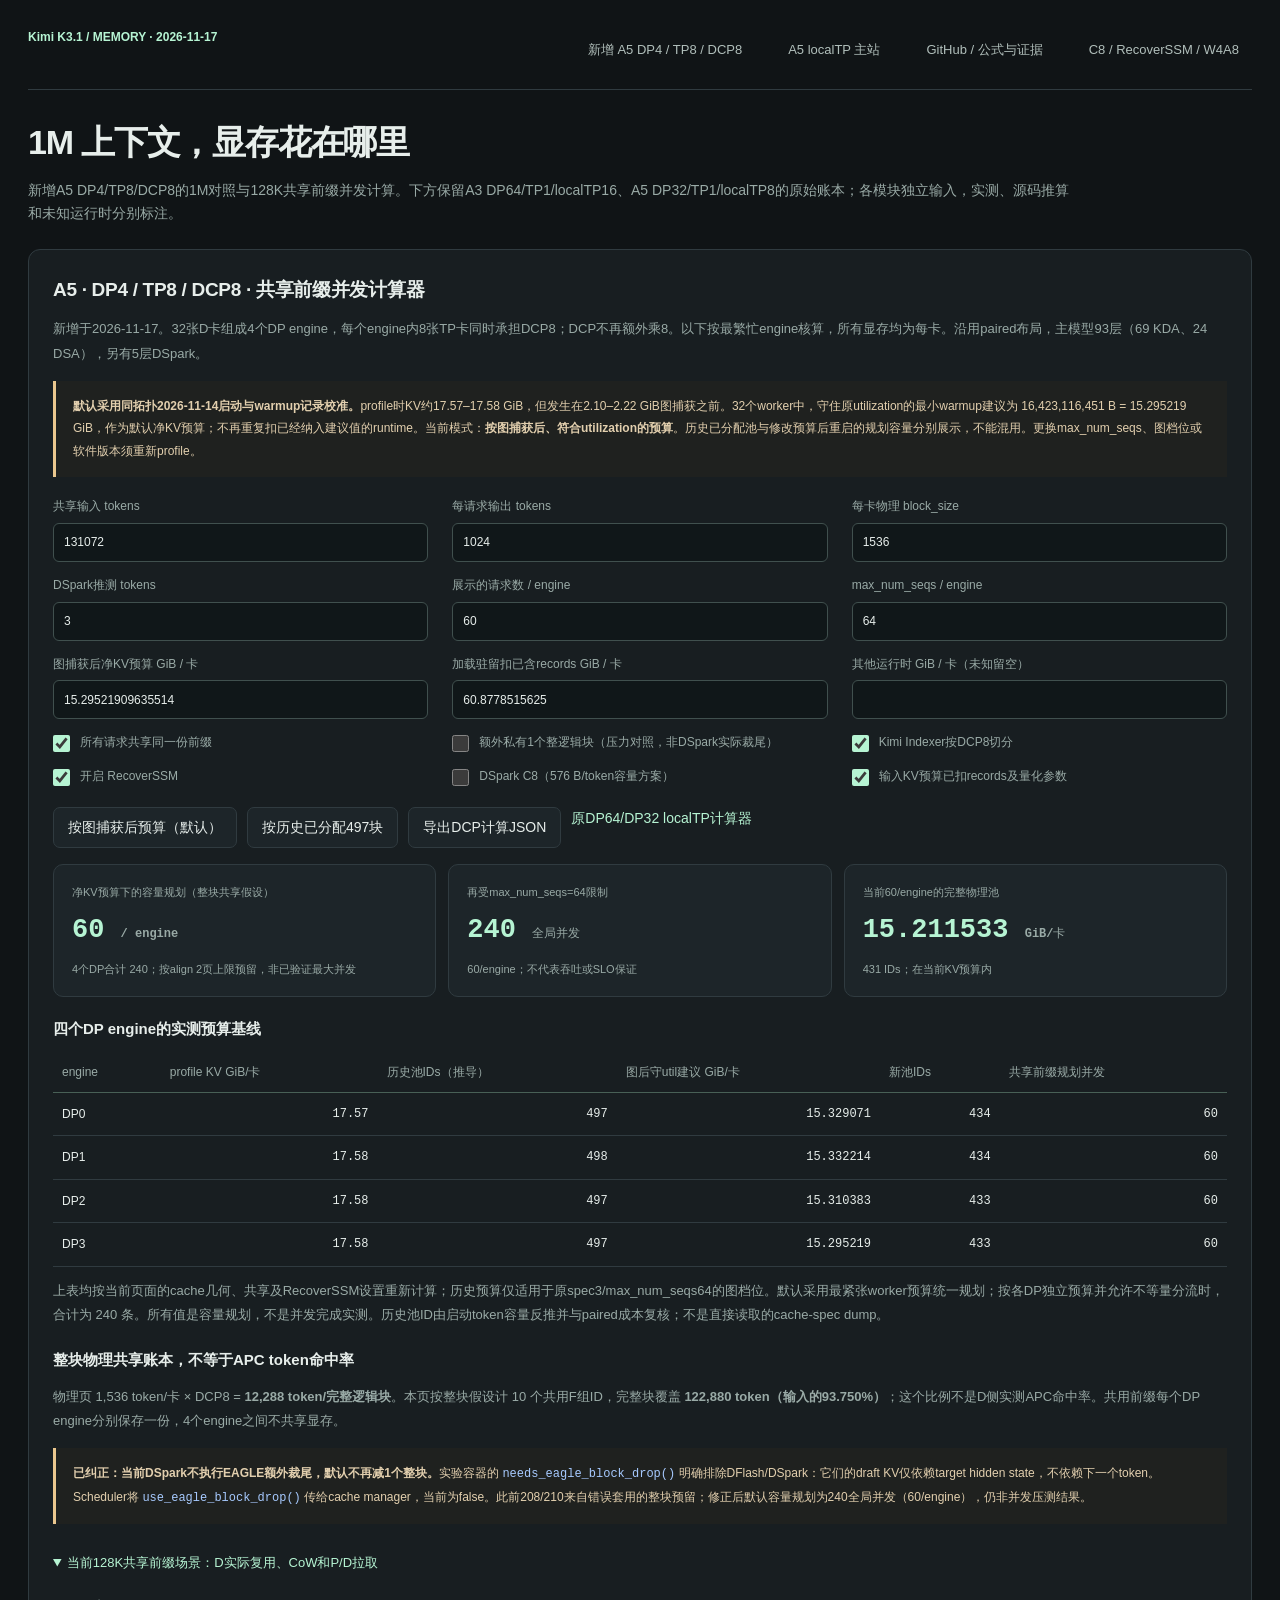
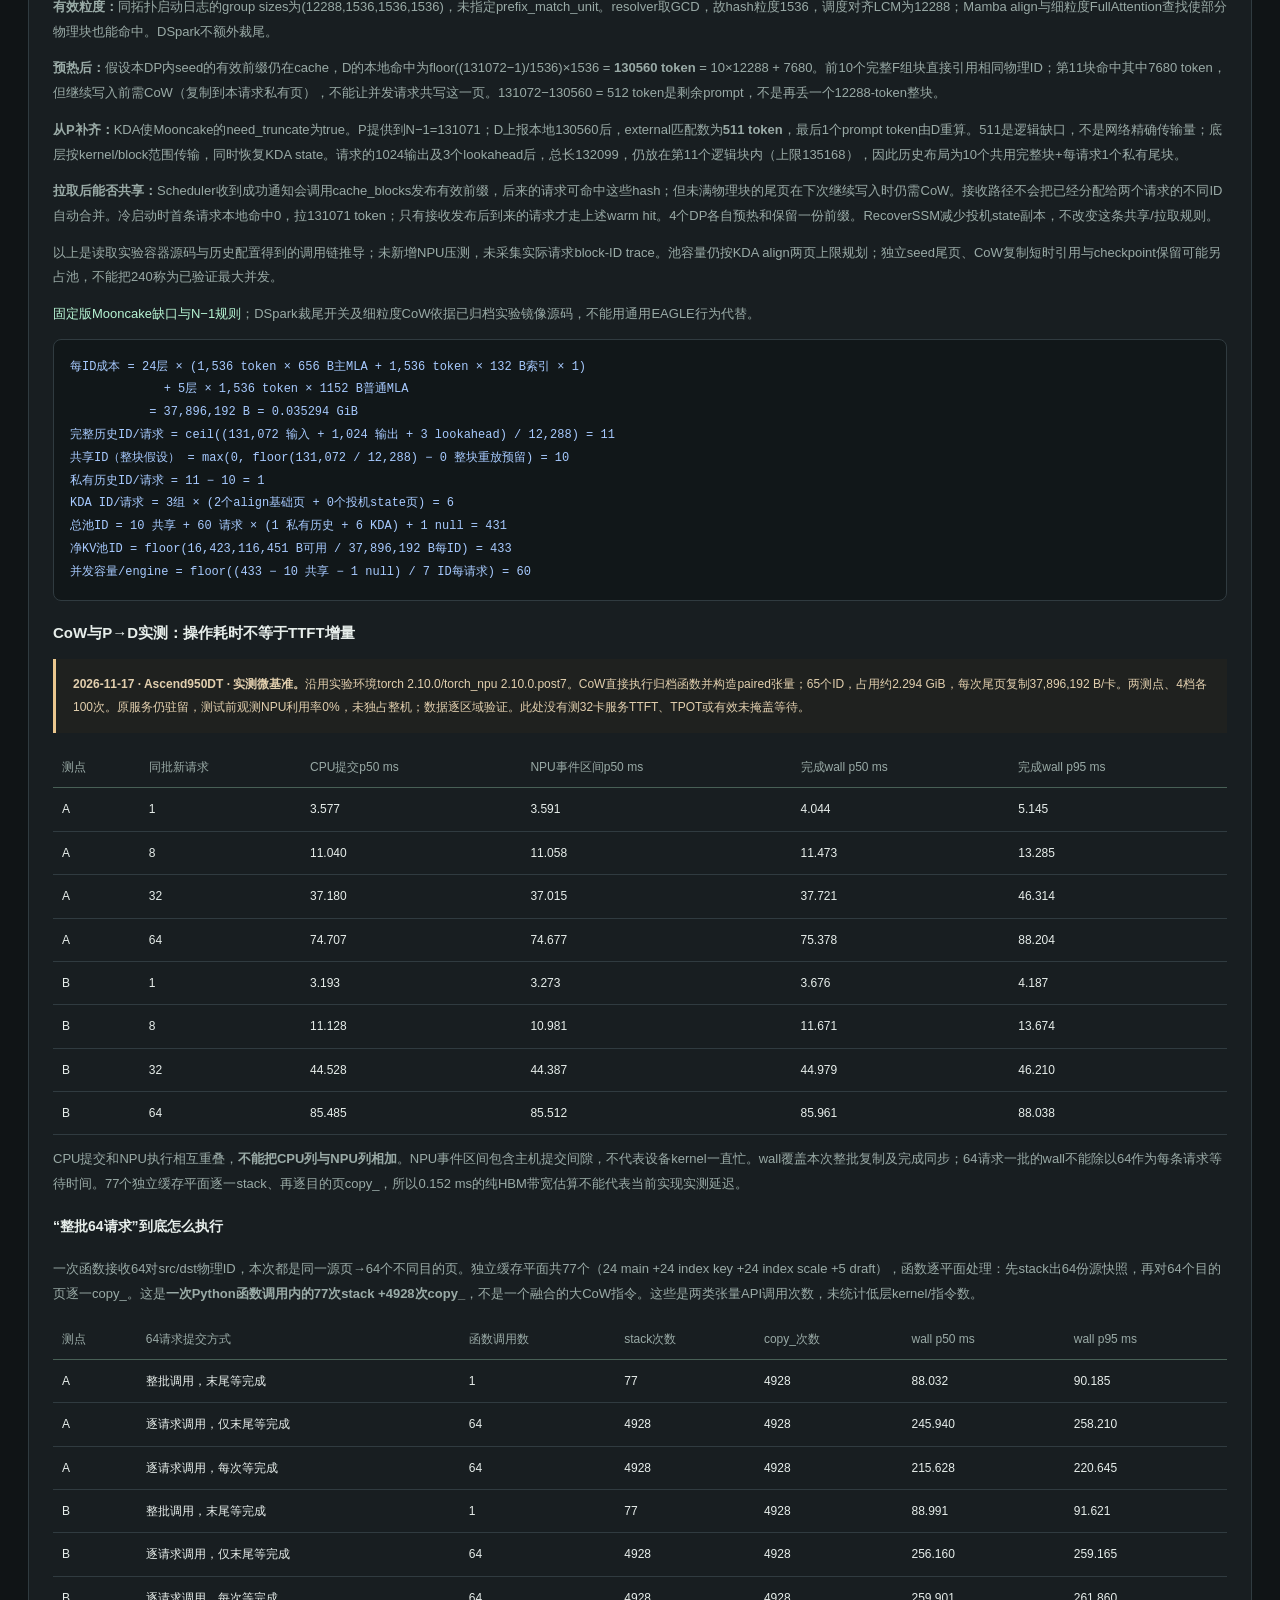
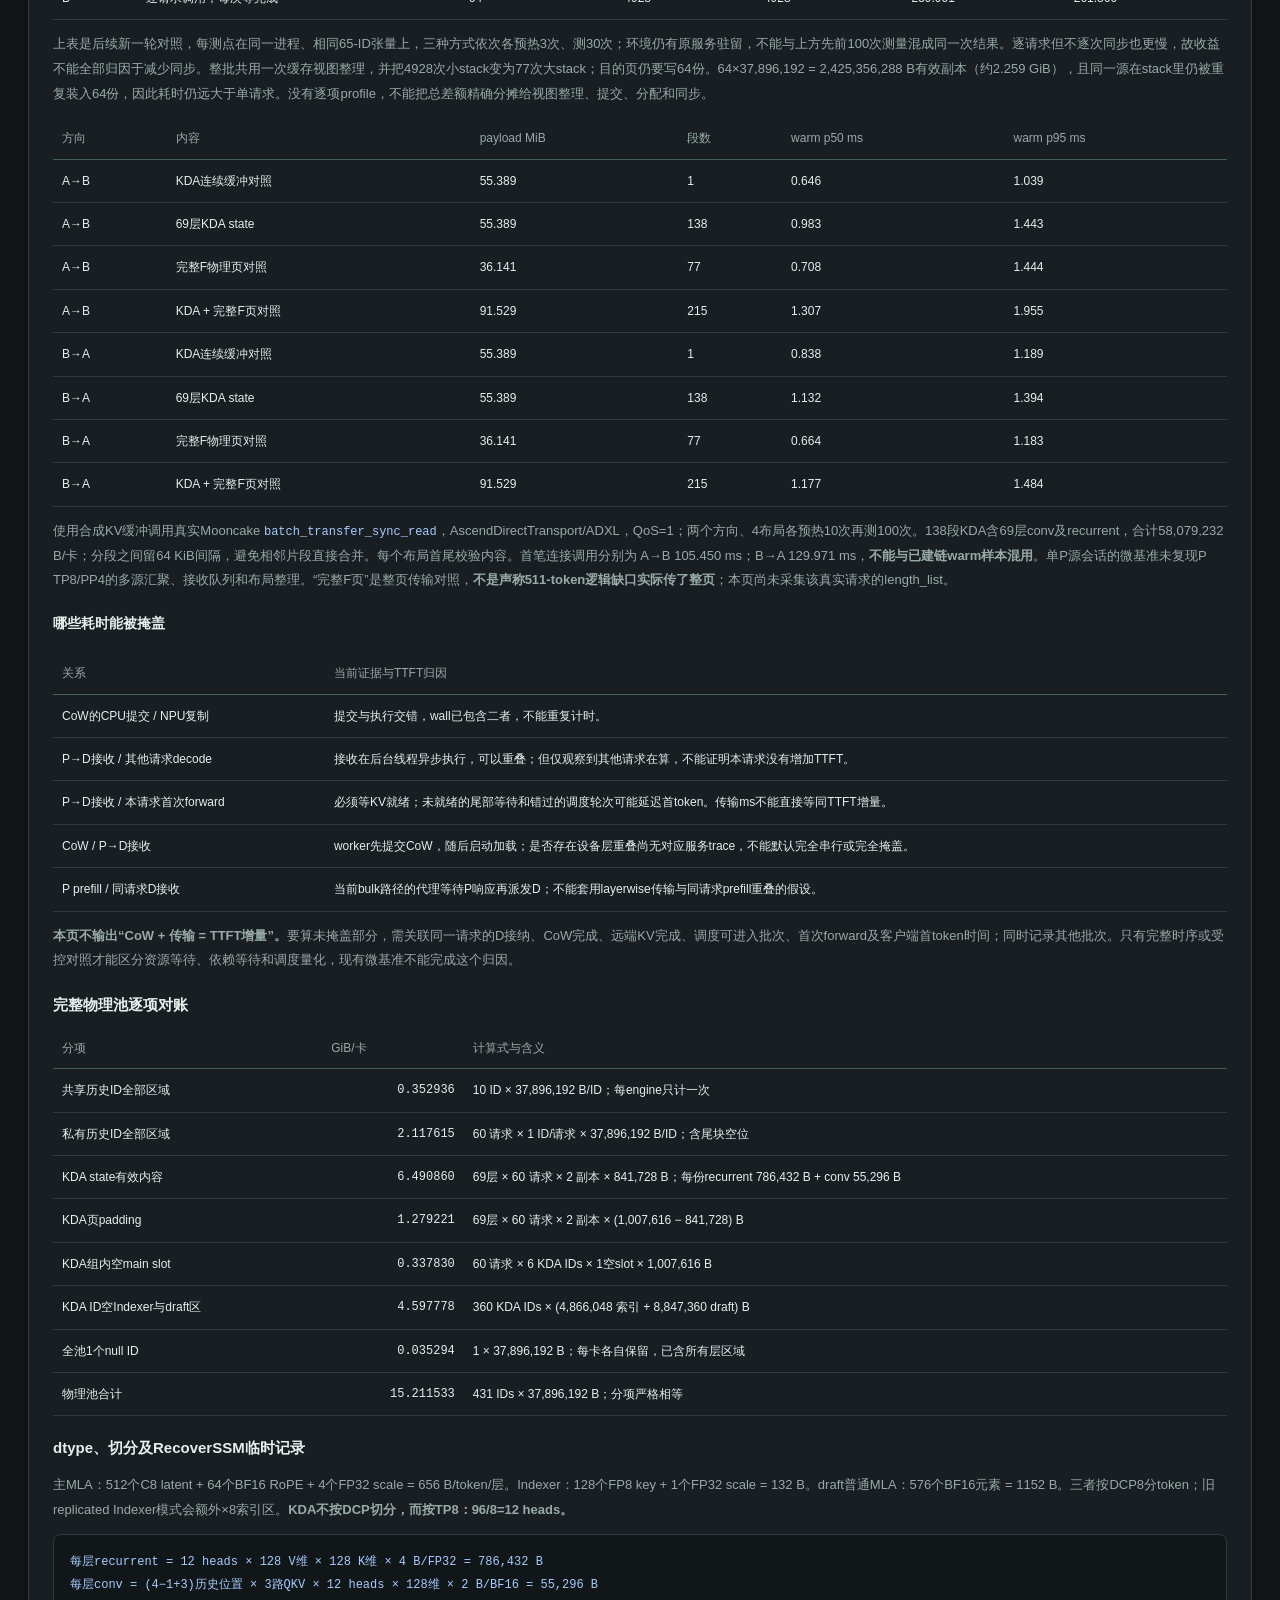
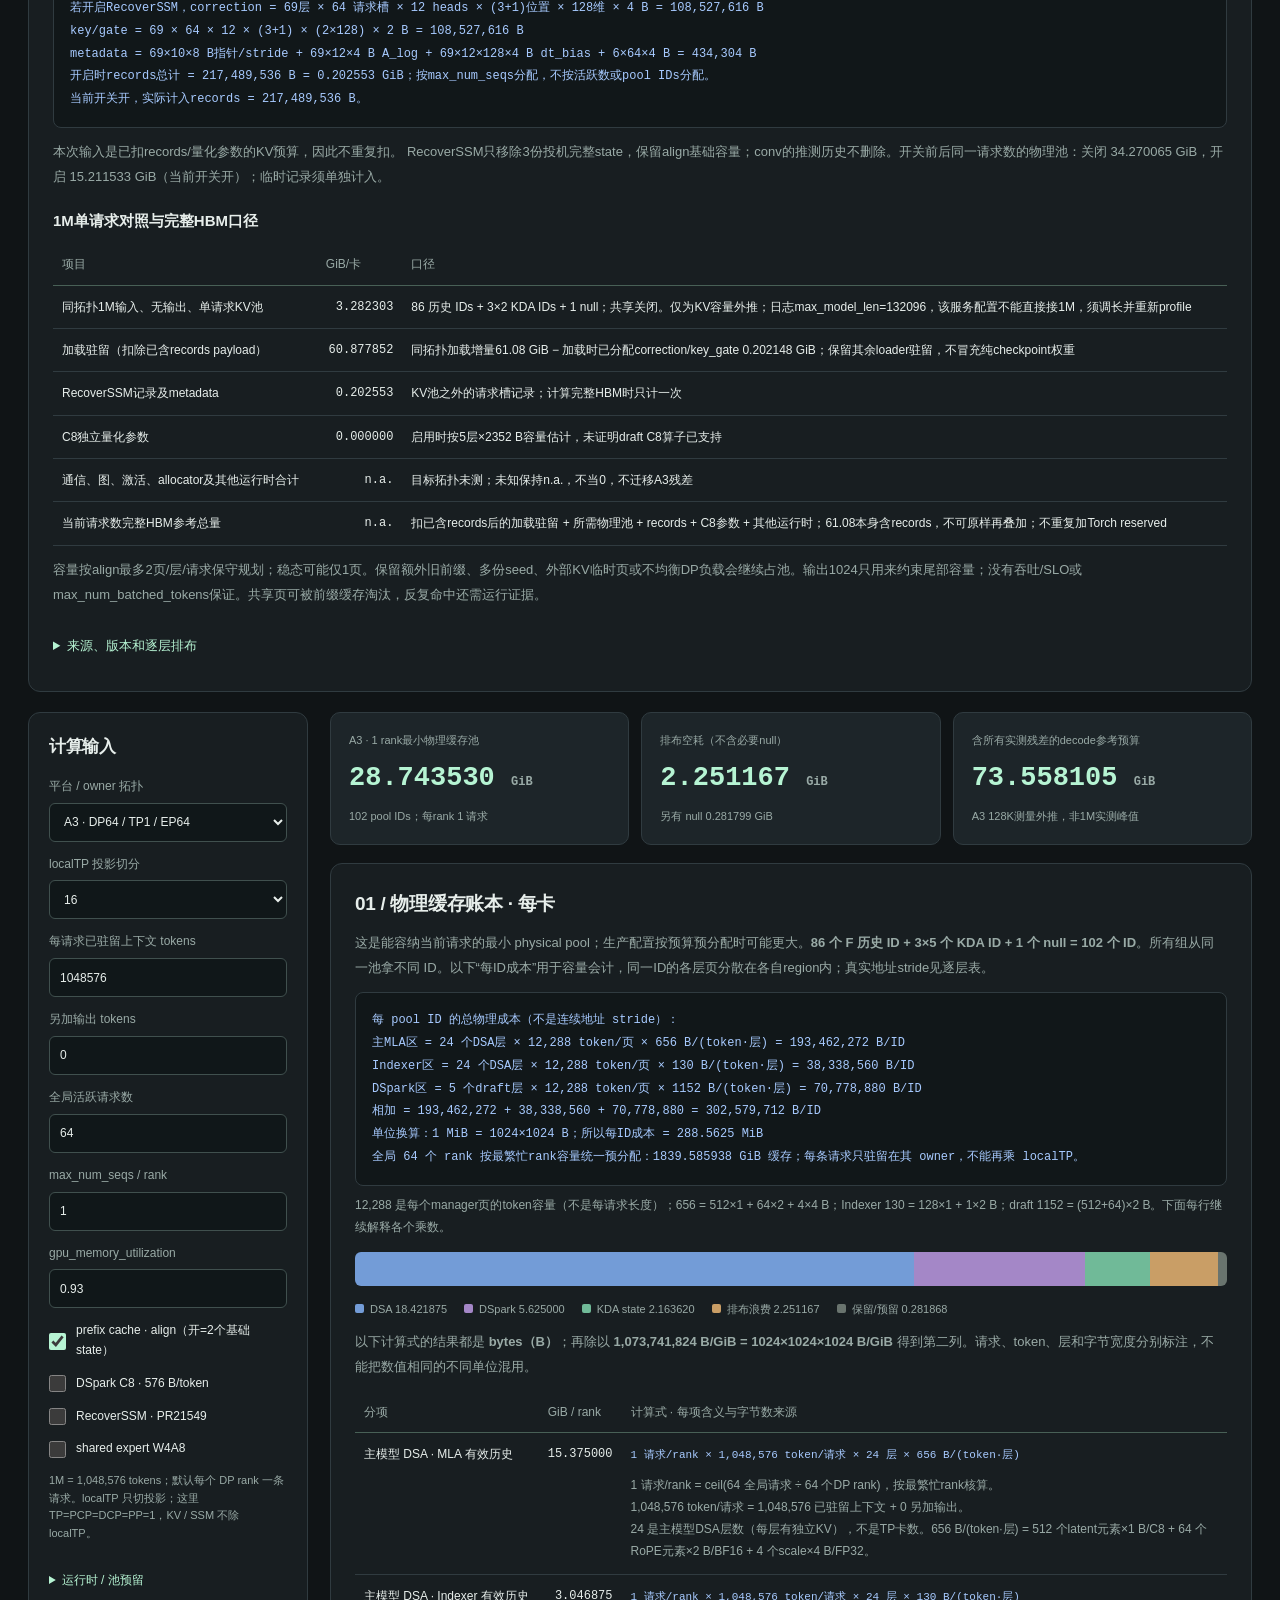
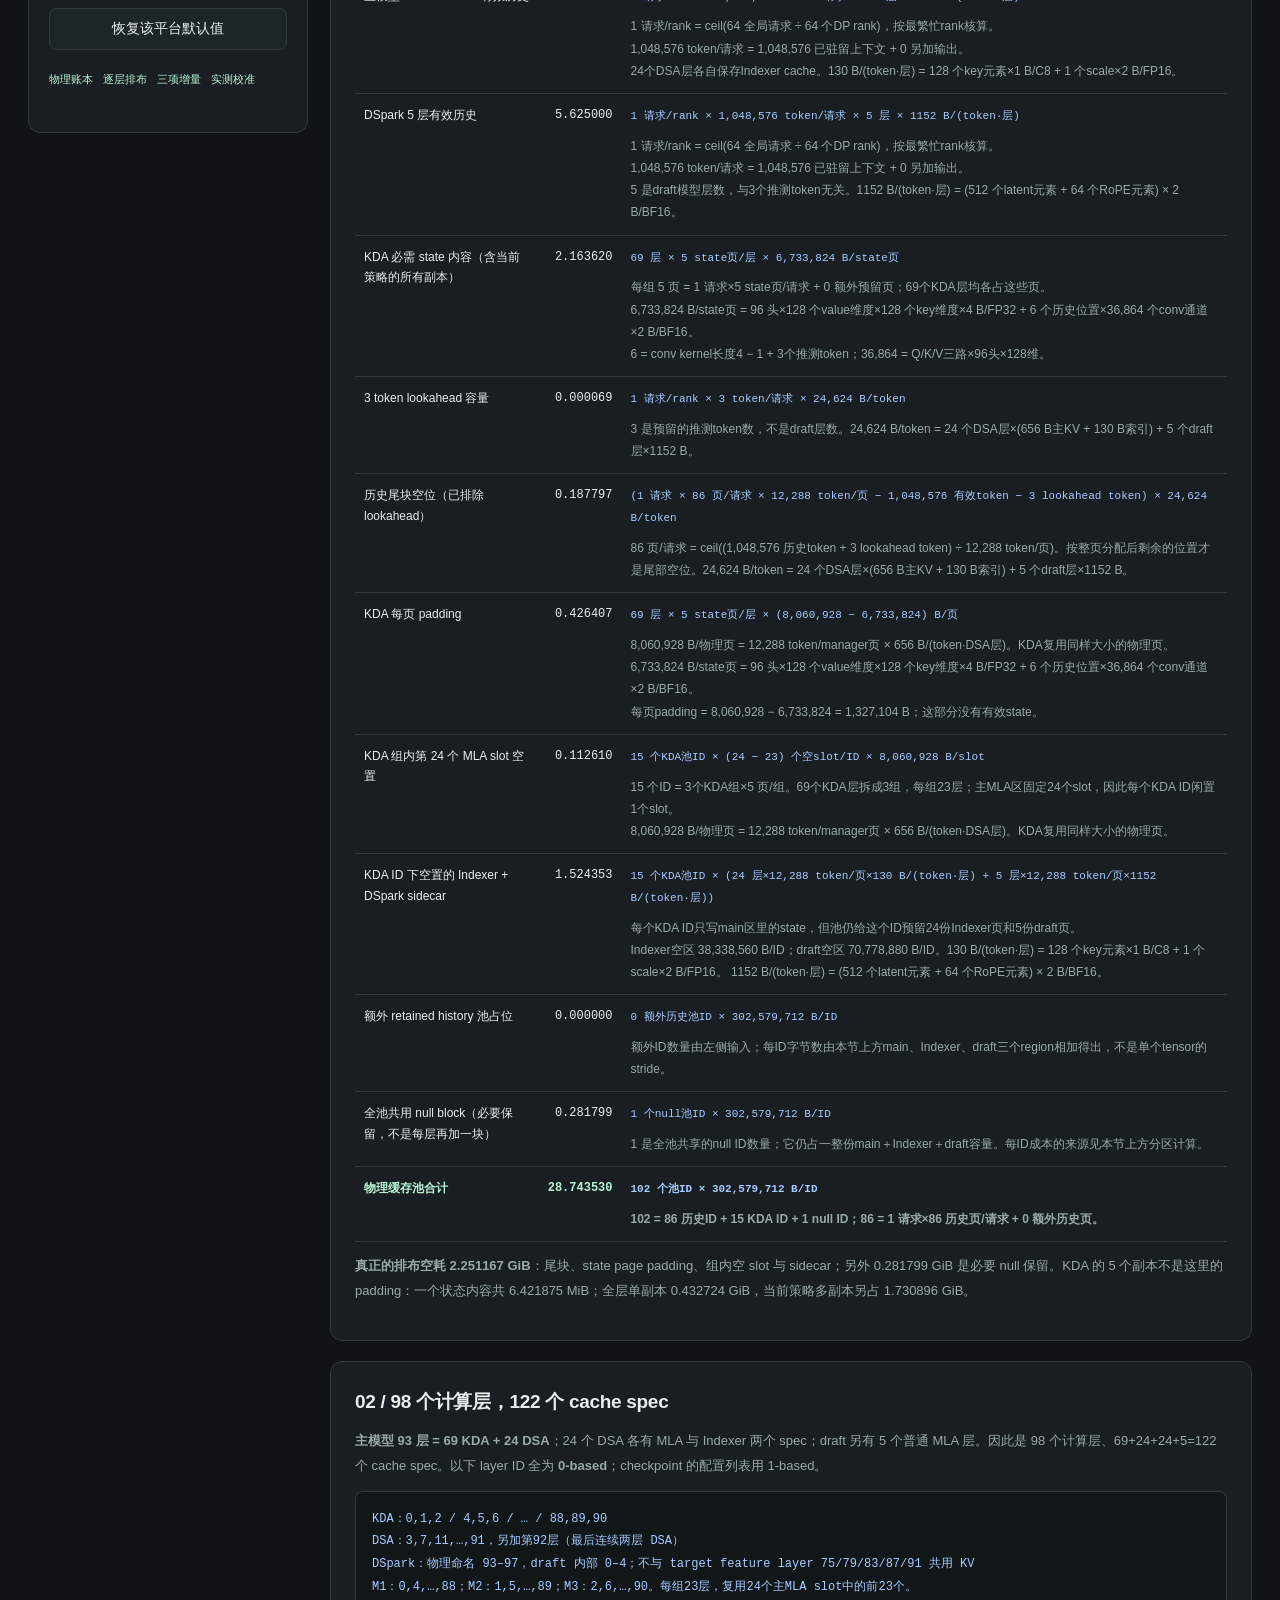
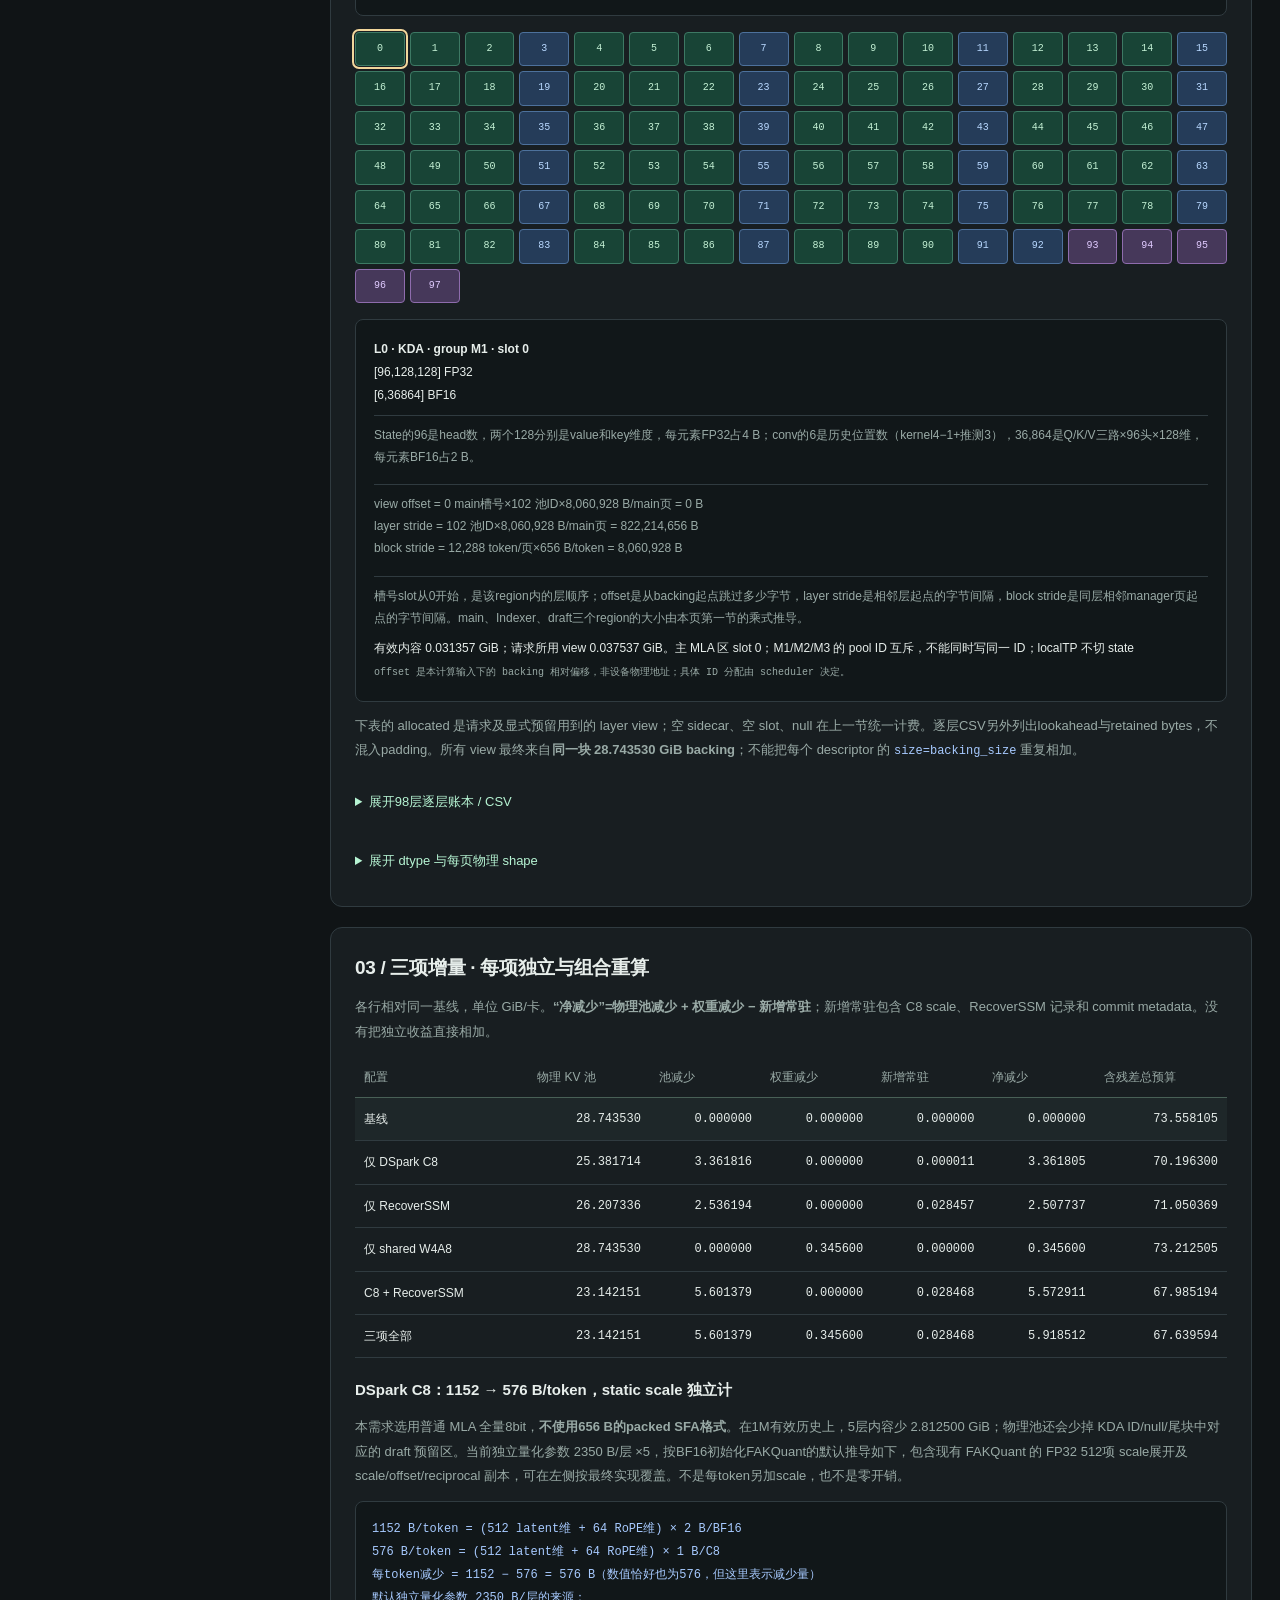
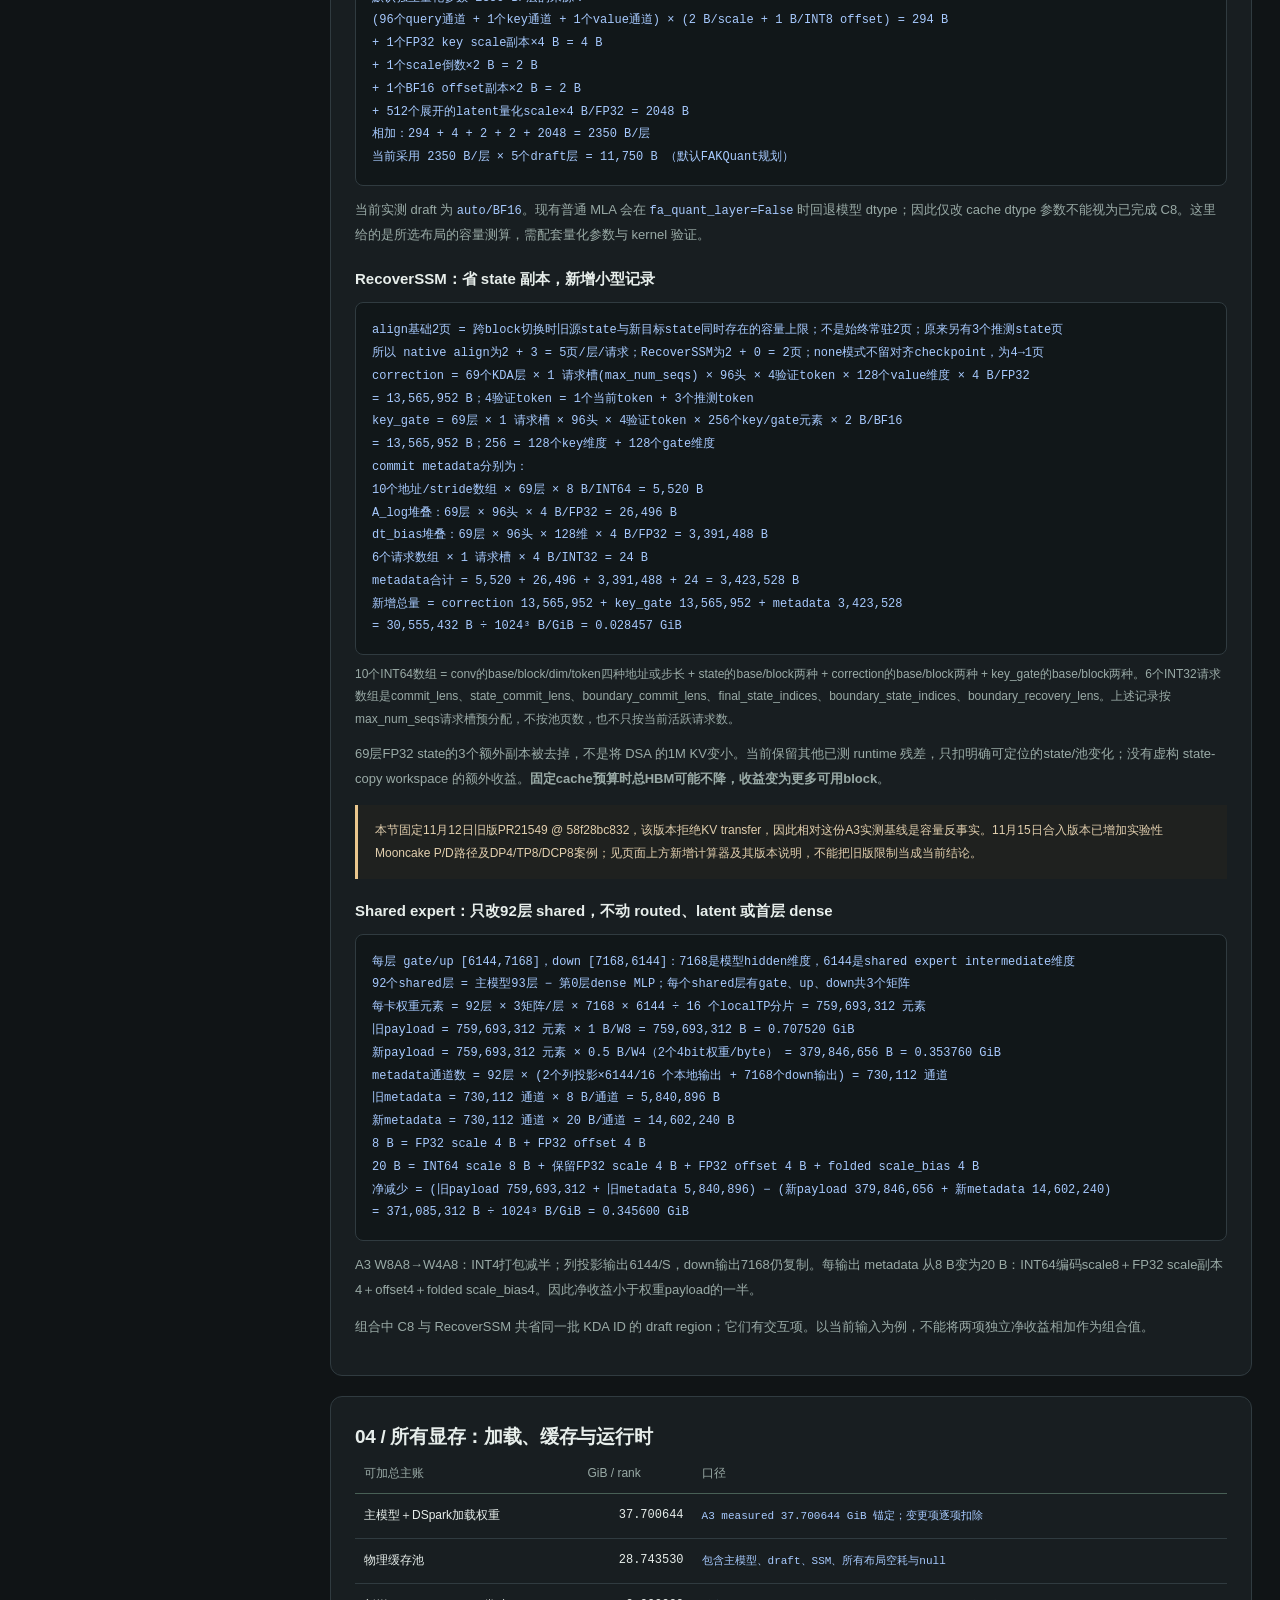
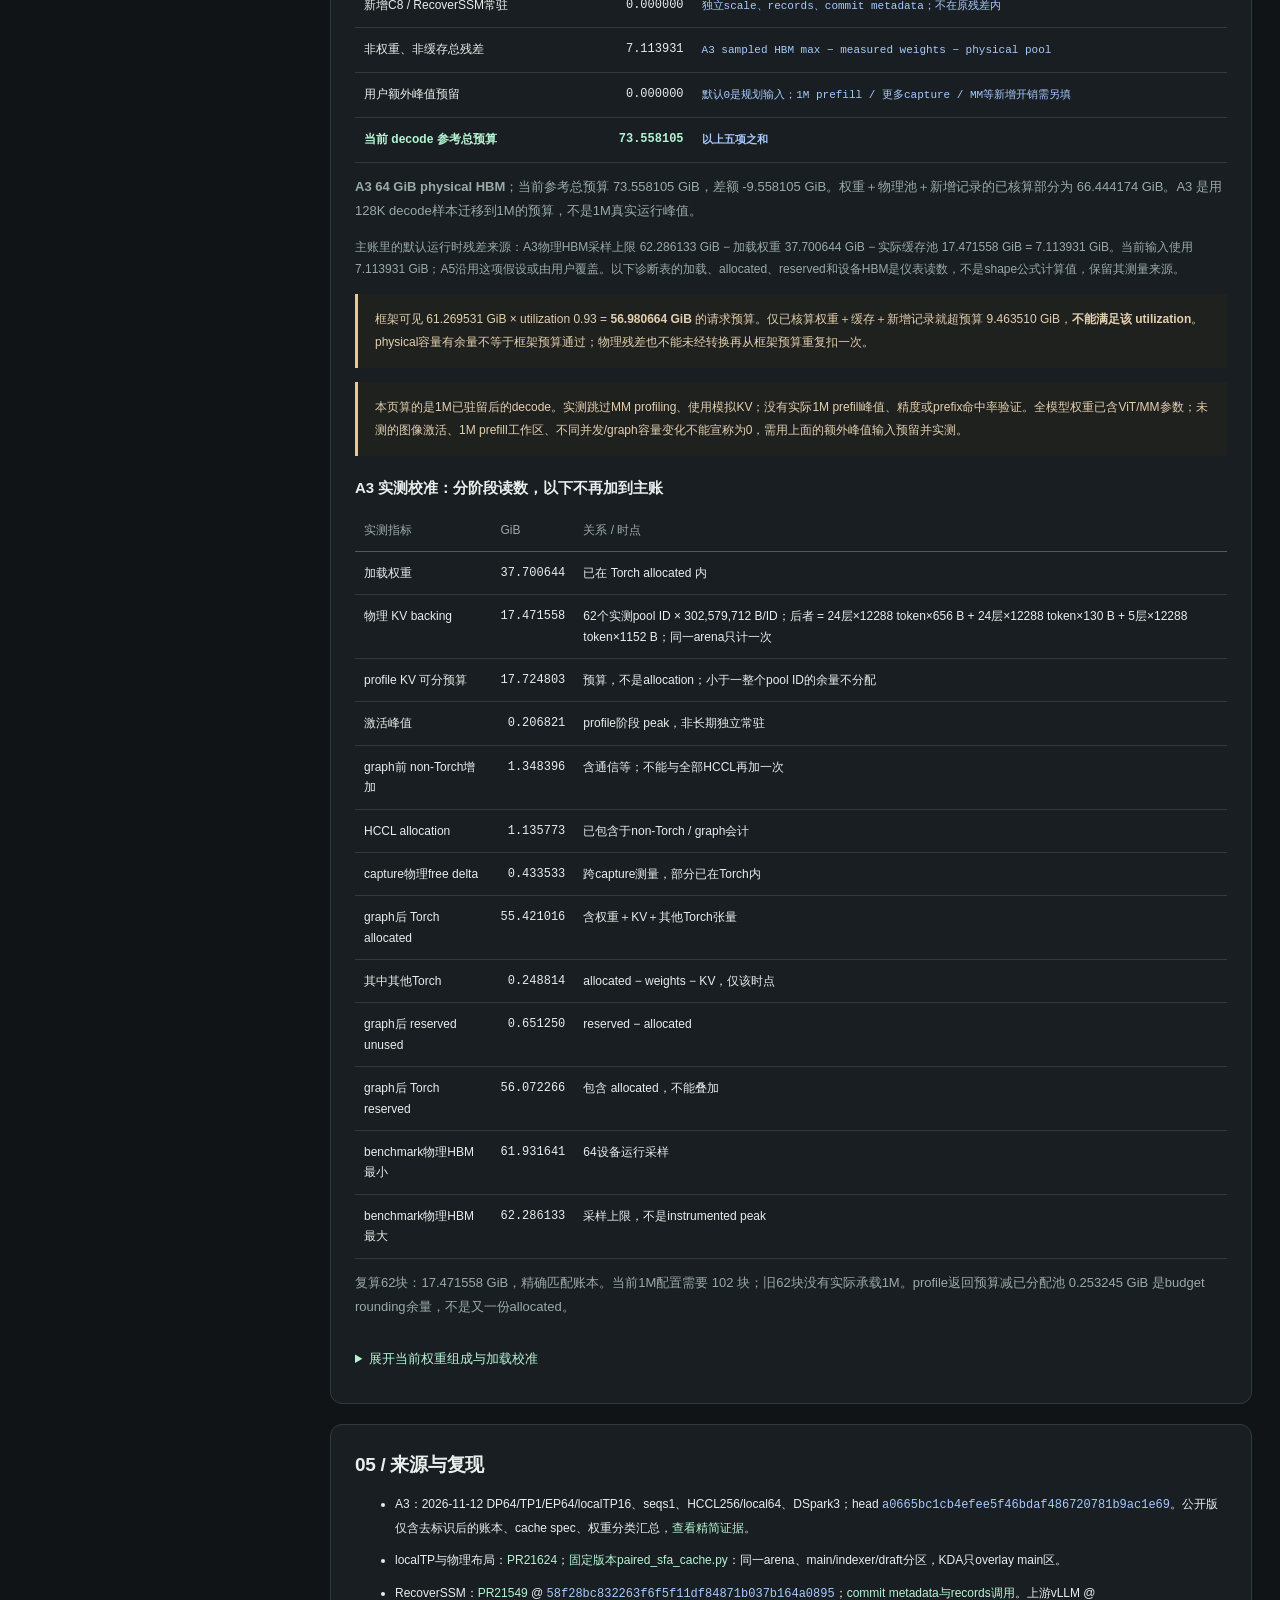
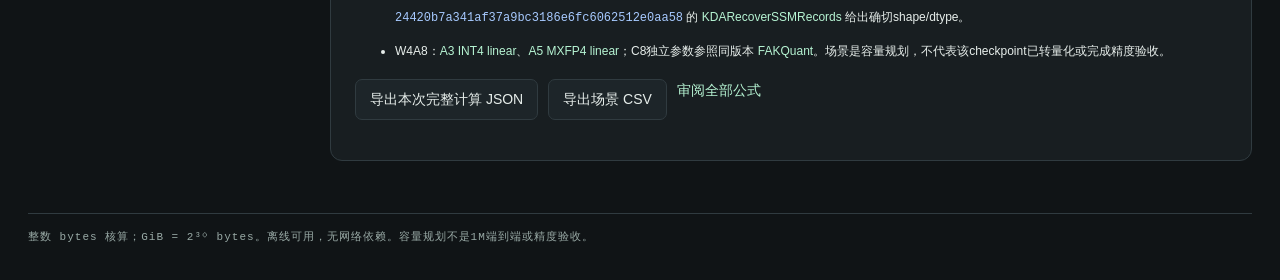
<file: docs/memory.html>
<!doctype html>
<html lang="zh-CN"><head><meta charset="utf-8"><meta name="viewport" content="width=device-width,initial-scale=1"><meta name="description" content="Kimi K3.1 1M缓存物理账本：A3 DP64与A5 DP32/localTP，逐层dtype、混合池浪费、DSpark C8、RecoverSSM、shared W4A8计算器。"><title>Kimi K3.1 · 1M 显存计算器</title><style>:root{color-scheme:dark;--bg:#101416;--panel:#181e21;--panel2:#1d2529;--line:#303b40;--ink:#e7eeeb;--muted:#99aaa6;--mint:#b6f4d3;--blue:#a7caff;--violet:#c6b4f3;--amber:#eac78e;--danger:#ffb1a7;--mono:Consolas,'Cascadia Code',monospace}
*{box-sizing:border-box}body{margin:0;background:var(--bg);color:var(--ink);font-family:'Segoe UI','Microsoft YaHei',sans-serif;font-size:14px;line-height:1.65}button,input,select{font:inherit}button,a,input,select{touch-action:manipulation}button{cursor:pointer}a{color:var(--mint);text-decoration:none}a:hover{text-decoration:underline}button:focus-visible,a:focus-visible,input:focus-visible,select:focus-visible{outline:2px solid var(--mint);outline-offset:3px}button{border:1px solid var(--line);border-radius:7px;background:var(--panel2);color:var(--ink);padding:8px 14px}button:hover{border-color:#729686}button[aria-pressed=true],button.active{background:var(--mint);color:#143325;border-color:var(--mint)}button[disabled]{opacity:.45;cursor:default}input,select{width:100%;background:#101719;border:1px solid #40504e;border-radius:6px;color:var(--ink);height:39px;padding:6px 10px;min-width:0}input[type=range]{padding:0;accent-color:var(--mint);height:24px}input[type=checkbox]{width:17px;height:17px;accent-color:var(--mint)}label{display:block;color:var(--muted);font-size:12px}label input,label select{margin-top:6px}code,.mono{font-family:var(--mono)}code{color:var(--blue);font-size:12px;overflow-wrap:anywhere}h1,h2,h3,p{margin:0}h1{font-size:34px;font-weight:600;letter-spacing:-1.2px;line-height:1.3}h2{font-size:19px;font-weight:600;letter-spacing:-.3px}h3{font-size:15px;font-weight:600}p{color:var(--muted)}small{font-size:11px;color:var(--muted)}.skip{position:fixed;top:-100px;z-index:20;background:var(--mint);color:#101416;padding:12px}.skip:focus{top:0}.topbar{height:78px;display:flex;align-items:center;gap:36px;padding:0 28px;border-bottom:1px solid var(--line);background:#141a1c;position:sticky;top:0;z-index:10}.brand{display:flex;align-items:center;gap:12px;min-width:206px;color:var(--ink);font-size:19px;letter-spacing:3px;line-height:1.2}.brand:hover{text-decoration:none}.brandmark{display:grid;place-items:center;width:35px;height:39px;color:var(--mint);font-size:38px;font-family:Georgia,serif;font-weight:700;letter-spacing:-3px}.brand-sub{display:block;color:var(--muted);font:9px/2 var(--mono);letter-spacing:2px}.model-switch{display:flex;padding:4px;background:#0c1113;border:1px solid var(--line);border-radius:10px;gap:3px}.model-switch button{border:0;font-weight:600;padding:7px 19px;background:transparent;font-size:16px}.model-switch button[aria-pressed=true]{background:var(--mint)}.model-switch span{font:10px var(--mono);opacity:.65;margin-left:8px}.top-meta{margin-left:auto;font:11px var(--mono);color:var(--muted);display:flex;gap:10px;align-items:center}.status-dot{width:5px;height:5px;background:var(--mint);border-radius:50%}.icon-button{background:transparent;font:11px var(--mono);margin-left:15px}.workspace{display:grid;grid-template-columns:230px minmax(0,1fr);min-height:calc(100vh - 78px)}.sidebar{border-right:1px solid var(--line);padding:31px 19px 24px;display:flex;flex-direction:column;position:sticky;top:78px;height:calc(100vh - 78px)}.side-label{font:9px var(--mono);color:#748a82;letter-spacing:1.5px;margin:0 12px 17px}nav{display:grid;gap:6px}nav a{padding:11px 13px;border-radius:7px;color:#b1bfbb;font-size:13px;display:flex;gap:13px;align-items:center}nav a span{font:10px var(--mono);color:#6b8279}nav a.active{background:#26362f;color:var(--mint)}nav a:hover{background:#1d2823;text-decoration:none}nav a.active span{color:var(--mint)}.side-bottom{margin-top:auto;border-top:1px solid var(--line);padding-top:23px}.side-bottom .side-label{margin-left:0}.side-bottom>a{display:block;font:12px var(--mono);margin:8px 0 12px}.side-bottom p{font-size:11px;line-height:1.8}.legend{display:flex;gap:15px;flex-wrap:wrap;font-size:11px;color:var(--muted);margin-top:20px}.legend span{display:flex;align-items:center;gap:6px}.dot{display:inline-block;width:7px;height:7px;border-radius:50%}.mint{background:var(--mint)}.blue{background:var(--blue)}.amber{background:var(--amber)}.violet{background:var(--violet)}main{padding:34px 38px 0;min-width:0;max-width:1800px;width:100%}.eyebrow{font:10px var(--mono);letter-spacing:2px;color:var(--mint);margin-bottom:9px}.page-heading{display:flex;align-items:flex-end;justify-content:space-between;gap:24px;margin-bottom:25px}.page-heading p{font-size:13px;margin-top:9px;max-width:800px}.badge{display:inline-block;border:1px solid #4c6257;border-radius:20px;padding:3px 10px;color:var(--mint);font:10px/1.7 var(--mono);white-space:nowrap}.badge.measured{border-color:#425872;color:var(--blue)}.badge.assumed{border-color:#665a43;color:var(--amber)}.metrics{display:grid;grid-template-columns:repeat(4,minmax(0,1fr));gap:13px;margin-bottom:22px}.metric{border:1px solid var(--line);border-radius:9px;padding:16px 20px;background:var(--panel);min-width:0}.metric .value{display:block;font:30px/1.4 var(--mono);letter-spacing:-1px;color:var(--ink)}.metric .value .unit{font-size:13px;color:var(--muted);letter-spacing:0;margin-left:5px}.metric small{display:block;font-size:11px;margin-top:5px}.metric .label{font-size:11px;color:var(--muted);display:flex;justify-content:space-between;gap:6px}.metric.featured{border-color:#526a60;background:#1c2b24}.metric.featured .value{color:var(--mint)}.panel{background:var(--panel);border:1px solid var(--line);border-radius:10px;padding:23px;min-width:0}.panel+.panel{margin-top:18px}.panel-head{display:flex;justify-content:space-between;gap:15px;align-items:center;margin-bottom:20px}.panel-head p{font-size:11px;margin-top:4px}.panel-head .legend{margin-top:0}.split{display:grid;grid-template-columns:minmax(0,1fr) 300px;gap:18px;align-items:start}.split>.panel+.panel{margin-top:0}.toolbar{display:flex;gap:8px;align-items:center;flex-wrap:wrap}.toolbar button{font-size:11px;padding:6px 12px}.tabs-inline{display:flex;gap:5px;padding-bottom:16px;margin-bottom:10px;border-bottom:1px solid var(--line);flex-wrap:wrap}.tabs-inline button{font-size:12px;background:transparent;border-color:transparent}.tabs-inline button.active{background:#2e4037;color:var(--mint);border-color:#466254}.flow{display:grid;grid-template-columns:repeat(3,minmax(0,1fr));gap:30px 23px;padding:19px 0 12px;position:relative}.flow-node{text-align:left;position:relative;background:#131b1e;border-color:#3c4c50;border-radius:8px;min-height:113px;padding:14px 14px 12px;width:100%;display:flex;flex-direction:column;gap:7px}.flow-node:after{content:'→';position:absolute;right:-19px;top:42px;color:#667e75;font:20px var(--mono)}.flow-node:nth-child(3n):after,.flow-node:last-child:after{content:none}.flow-node .n{font:10px var(--mono);color:#73897f}.flow-node strong{font-size:12px;color:var(--ink)}.flow-node code{font-size:10px;color:var(--blue);line-height:1.5}.flow-node.active{background:#243a30;border-color:var(--mint);box-shadow:0 0 0 1px #b6f4d333}.flow-node.active strong{color:var(--mint)}.flow-node.attention{border-top:2px solid var(--violet)}.flow-node.kda{border-top:2px solid var(--blue)}.flow-node.moe{border-top:2px solid var(--amber)}.flow-note{font-size:11px;line-height:1.8;border-top:1px solid var(--line);padding-top:15px;margin-top:12px}.detail-title{font:11px var(--mono);letter-spacing:1px;color:var(--mint);margin-bottom:14px}.detail h3{font-size:19px;margin-bottom:13px}.detail p{font-size:12px;line-height:1.9}.detail dl{margin:20px 0}.detail dt{font-size:10px;color:#718b7f;text-transform:uppercase;letter-spacing:1px;margin-top:15px}.detail dd{margin:5px 0 0;font:12px/1.7 var(--mono);overflow-wrap:anywhere}.detail a{font-size:11px}.note{border-left:2px solid #826f4f;background:#26241d;color:#d1bd9a;padding:12px 15px;font-size:12px;line-height:1.8;margin-top:18px;border-radius:0 6px 6px 0}.note.fact{border-color:#719b85;background:#1b2a23;color:#bed5c7}.note.blue-note{border-color:#7494b8;background:#1c2631;color:#bdd1e8}.layer-strip{display:grid;grid-template-columns:repeat(31,1fr);gap:5px;margin-top:18px}.layer-strip button{padding:0;border-radius:4px;height:29px;min-width:0;font:9px var(--mono);background:#24313b;border-color:#41576a;color:var(--blue)}.layer-strip button.full{background:#302b3d;border-color:#615079;color:var(--violet)}.layer-strip button.selected{outline:2px solid var(--mint);outline-offset:1px}.layer-strip button.dense{border-bottom:3px solid var(--amber)}.layer-info{font-size:12px;color:var(--muted);margin-top:15px;min-height:25px}.layer-info b{color:var(--ink)}.two-col{display:grid;grid-template-columns:1fr 1fr;gap:18px}.three-col{display:grid;grid-template-columns:repeat(3,1fr);gap:16px}.grid-fields{display:grid;grid-template-columns:1fr 1fr;gap:15px}.form-row{display:flex;gap:15px;flex-wrap:wrap;align-items:flex-end}.form-row>label{min-width:100px;flex:1}.control-card{background:#131a1d;padding:17px;border:1px solid var(--line);border-radius:8px}.control-card h3{margin-bottom:15px;font-size:13px}.control-card+.control-card{margin-top:14px}.calculator{display:grid;grid-template-columns:290px minmax(0,1fr);gap:20px;align-items:start}.calculator .metrics{grid-template-columns:repeat(3,minmax(0,1fr))}.calculator .metric{padding:15px}.calculator .metric .value{font-size:26px}.fine{font-size:11px;line-height:1.8}.mt{margin-top:18px}.mb{margin-bottom:18px}.muted{color:var(--muted)}.text-mint{color:var(--mint)}.text-blue{color:var(--blue)}.text-amber{color:var(--amber)}.error{background:#392422;border:1px solid #87524d;color:var(--danger);border-radius:7px;padding:15px;font-size:13px;margin-bottom:16px}.error:empty{display:none}.data-table{width:100%;border-collapse:collapse;font-size:12px}.data-table th{text-align:left;font-size:10px;font-weight:400;letter-spacing:.3px;color:#91a69b;border-bottom:1px solid #46544c;padding:11px 8px}.data-table td{border-bottom:1px solid #2b3435;padding:11px 8px;vertical-align:top}.data-table tr:last-child td{border-bottom:0}.data-table td.num,.data-table th.num{text-align:right;font-family:var(--mono);white-space:nowrap}.data-table code{font-size:11px}.table-wrap{overflow-x:auto}.segment-bar{height:36px;display:flex;gap:3px;overflow:hidden;border-radius:6px;background:#0e1315;margin:18px 0 10px}.segment-bar>span{min-width:1px;display:flex;align-items:center;justify-content:center;font:10px var(--mono);color:#142219;overflow:hidden;white-space:nowrap}.bar-legend{display:flex;gap:17px;flex-wrap:wrap;font-size:11px;color:var(--muted)}.bar-legend span{display:flex;gap:6px;align-items:center}.bar-legend i{height:8px;width:8px;border-radius:2px;margin-top:5px}.shape-box{padding:14px;background:#101719;border:1px solid #394943;border-radius:6px;margin-top:14px;font:12px/1.9 var(--mono);color:var(--blue);overflow-wrap:anywhere}.cache-stack{display:grid;gap:7px;margin-top:18px}.cache-stack span{padding:10px 12px;background:#263b31;border:1px solid #50745e;color:var(--mint);font:12px var(--mono);border-radius:4px}.cache-stack.index span{background:#29273a;border-color:#5b5279;color:var(--violet)}.cache-stack.state span{background:#1f303e;border-color:#4c6781;color:var(--blue)}.cache-stack .ellipsis{border:0;background:transparent;text-align:center;padding:0}.address-result{display:flex;gap:18px;align-items:center;margin-top:20px}.address-result .chip{font:17px var(--mono);background:#21362b;border:1px solid #53745e;padding:10px 16px;border-radius:5px}.address-result .arrow{color:#718879}.chart{width:100%;height:auto;display:block;overflow:visible}.chart text{font-family:var(--mono);fill:#93a79d;font-size:10px}.chart .axis{stroke:#415047;stroke-width:1}.chart .grid{stroke:#2a3630;stroke-width:1;stroke-dasharray:3 5}.chart .label{fill:var(--ink);font-size:12px}.chart .curve{fill:none;stroke:var(--mint);stroke-width:2.5}.chart .area{fill:#b6f4d312}.chart-note{font-size:11px;color:var(--muted);margin-top:9px}.stats-row{display:flex;justify-content:space-between;gap:20px;padding:12px 0;border-bottom:1px solid var(--line);font-size:12px}.stats-row b{font-family:var(--mono);font-weight:400;color:var(--mint);text-align:right}.profile-select{max-width:550px;min-width:220px}.profile-top{display:grid;grid-template-columns:minmax(0,1.1fr) minmax(0,1fr);gap:18px;margin-bottom:18px}.hbar{display:grid;grid-template-columns:135px minmax(0,1fr) 68px;gap:9px;align-items:center;margin:11px 0;font-size:11px}.hbar .track{height:11px;background:#101719;border-radius:2px;overflow:hidden}.hbar .track i{height:100%;display:block;background:var(--mint);border-radius:2px}.hbar .amount{font:11px var(--mono);text-align:right;color:var(--ink)}.profile-table td:first-child{max-width:410px;overflow-wrap:anywhere;font:11px/1.6 var(--mono)}.profile-table tr[data-op]{cursor:pointer}.profile-table tr[data-op]:hover{background:#253129}.profile-table tr[data-op]:focus-visible{outline:2px solid var(--mint)}.search{max-width:310px}.empty{padding:35px;text-align:center;color:var(--muted)}details{margin-top:18px}summary{cursor:pointer;color:var(--mint);font-size:12px;padding:10px 0}details[open] summary{margin-bottom:9px}.source-item{display:grid;grid-template-columns:85px minmax(0,1fr);gap:15px;padding:20px 0;border-bottom:1px solid var(--line)}.source-item:last-child{border-bottom:0}.source-item p{font-size:12px;margin-top:6px}.source-item a{font-size:14px}.source-path{display:block;margin-top:6px;font:10px/1.7 var(--mono);overflow-wrap:anywhere;color:#8da89b}.profile-path{padding:10px 0;font:10px/1.8 var(--mono);overflow-wrap:anywhere;color:var(--muted)}.callout{font-size:24px;line-height:1.6;color:var(--mint);letter-spacing:-.6px}.kicker-row{display:flex;justify-content:space-between;align-items:center;gap:12px}.thin{font-weight:400}.metric-error .metric .value{color:var(--muted)}.check-label{display:flex;gap:8px;align-items:center}.check-label input{margin:0}.subtitle{font-size:12px;color:var(--muted);margin:8px 0 20px}.warning-text{color:var(--amber)}footer{display:flex;justify-content:space-between;color:#63796d;font:9px/2 var(--mono);letter-spacing:1px;padding:30px 0 22px;border-top:1px solid var(--line);margin-top:32px}#toast{position:fixed;bottom:25px;left:50%;transform:translateX(-50%);background:var(--mint);color:#173425;border-radius:6px;padding:11px 18px;box-shadow:0 10px 35px #0005;opacity:0;transition:opacity .2s;pointer-events:none;font-size:12px;z-index:25}#toast.show{opacity:1}.modal-backdrop{position:fixed;inset:0;background:#0009;z-index:30;display:grid;place-items:center;padding:20px}.modal{max-width:760px;width:100%;max-height:90vh;overflow:auto;padding:28px;background:var(--panel);border:1px solid #526359;border-radius:12px}.modal header{display:flex;justify-content:space-between;gap:20px;align-items:center;margin-bottom:20px}.modal h2{overflow-wrap:anywhere;font:16px/1.7 var(--mono)}.modal .shape-box{font-size:12px;white-space:pre-wrap}.download-row{display:flex;gap:10px;flex-wrap:wrap}.hidden{display:none!important}
@media(min-width:1700px){main{padding-left:48px;padding-right:48px}.flow-node{min-height:130px}.flow-node strong{font-size:14px}.flow-node code{font-size:12px}}
@media(max-width:1250px){.top-meta{font-size:0}.top-meta .icon-button{font-size:10px}.workspace{grid-template-columns:192px minmax(0,1fr)}.sidebar{padding:26px 10px}main{padding:27px 22px 0}.split{grid-template-columns:minmax(0,1fr) 240px}.flow{gap:22px 16px}.flow-node{padding:11px;min-height:125px}.flow-node:after{right:-15px}.metrics{gap:9px}.metric{padding:14px}.metric .value{font-size:25px}.calculator{grid-template-columns:250px minmax(0,1fr)}.calculator .metrics{grid-template-columns:1fr}.calculator .metric{display:flex;align-items:center;justify-content:space-between;gap:12px}.calculator .metric small{max-width:150px}.layer-strip{grid-template-columns:repeat(24,1fr)}.hbar{grid-template-columns:110px minmax(0,1fr) 60px}}
@media(max-width:1000px){.split{grid-template-columns:1fr}.split>.panel+.panel{margin-top:0}.detail dl{display:grid;grid-template-columns:90px 1fr;gap:10px;margin:18px 0}.detail dt,.detail dd{margin:0}.three-col{grid-template-columns:1fr}.profile-top{grid-template-columns:1fr}.two-col{grid-template-columns:1fr}.topbar{gap:16px;padding:0 20px}.brand{min-width:166px}.calculator{grid-template-columns:240px minmax(0,1fr)}}
@media(max-width:760px){.topbar{height:auto;min-height:72px;padding:13px 16px;flex-wrap:wrap;gap:12px}.brand{min-width:130px;font-size:16px}.brand-sub{font-size:8px;letter-spacing:1px}.brandmark{font-size:30px;width:25px}.model-switch button{padding:6px 12px;font-size:13px}.model-switch span{font-size:9px;margin-left:4px}.top-meta{display:none}.workspace{display:block}.sidebar{position:static;display:block;width:100%;height:auto;border-right:0;border-bottom:1px solid var(--line);padding:8px}.sidebar>.side-label,.side-bottom{display:none}nav{display:flex;overflow-x:auto;gap:3px;white-space:nowrap}nav a{padding:9px 11px;font-size:11px;gap:6px}nav a span{font-size:9px}main{padding:23px 16px 0}.page-heading{align-items:flex-start;gap:12px}.page-heading .badge{display:none}h1{font-size:27px}.page-heading p{font-size:12px}.metrics{grid-template-columns:1fr 1fr;gap:9px}.metric{padding:12px}.metric .value{font-size:25px}.panel{padding:17px}.panel-head{flex-wrap:wrap}.flow{grid-template-columns:1fr 1fr;gap:17px 15px}.flow-node{min-height:120px}.flow-node:after{content:none}.flow-node:nth-child(odd):not(:last-child):after{content:'→';right:-14px}.flow-node strong{font-size:12px}.layer-strip{grid-template-columns:repeat(16,1fr);gap:4px}.layer-strip button{height:27px}.calculator{display:block}.calculator>div+div{margin-top:20px}.calculator .metrics{grid-template-columns:1fr}.grid-fields{gap:12px}.panel-head .legend{gap:10px}.three-col,.two-col{grid-template-columns:1fr}.address-result{flex-wrap:wrap;gap:10px}.address-result .chip{font-size:13px;padding:9px}.profile-select{width:100%;max-width:none;min-width:0}.search{max-width:none}.toolbar{width:100%}.source-item{grid-template-columns:1fr;gap:7px}.source-item .badge{justify-self:start}.hbar{grid-template-columns:112px minmax(0,1fr) 65px}.callout{font-size:20px}footer{display:block;font-size:8px;letter-spacing:.3px}footer span{display:block}.modal{padding:20px}.modal h2{font-size:13px}.topbar{position:static}}
@media print{.topbar,.sidebar,.toolbar,#export,footer{display:none}.workspace{display:block}main{padding:0;max-width:none}body{background:white;color:black}.panel,.metric{break-inside:avoid}.modal-backdrop{display:none}}

.mem-wrap{max-width:1600px;margin:auto;padding:28px}.mem-nav{display:flex;flex-wrap:wrap;gap:20px;padding-bottom:18px;border-bottom:1px solid var(--line);font-size:12px}.mem-nav b{margin-right:auto;color:var(--mint)}.mem-heading{margin:30px 0 24px}.mem-heading p{max-width:1050px;color:var(--muted);margin-top:14px}.mem-layout{display:grid;grid-template-columns:280px minmax(0,1fr);gap:22px;align-items:start}.mem-controls{position:sticky;top:16px;background:var(--panel);border:1px solid var(--line);border-radius:12px;padding:20px}.mem-controls h2{font-size:17px;margin-bottom:16px}.mem-controls label{margin-bottom:13px}.mem-controls small{font-size:11px;line-height:1.6;color:var(--muted);display:block;margin:7px 0 16px}.mem-check{display:flex;gap:10px;align-items:center;color:var(--ink);font-size:12px}.mem-check input{margin:0;flex:0 0 17px}.mem-controls button{width:100%;margin-top:8px}.mem-section{background:var(--panel);border:1px solid var(--line);border-radius:12px;padding:24px;margin-bottom:20px;scroll-margin-top:20px}.mem-section p{margin:12px 0;color:var(--muted);font-size:13px;line-height:1.9}.mem-section h3{margin:20px 0 10px;font-size:15px}.mem-kpis{display:grid;grid-template-columns:repeat(3,minmax(0,1fr));gap:12px;margin-bottom:18px}.mem-kpi{border:1px solid var(--line);border-radius:10px;padding:18px;background:var(--panel2)}.mem-kpi span,.mem-kpi small{display:block;color:var(--muted);font-size:11px}.mem-kpi strong{display:block;color:var(--mint);font-size:27px;font-weight:550;margin:7px 0;font-family:var(--mono)}.mem-kpi strong small{display:inline;font-family:inherit;font-size:12px}.mem-note{padding:14px 17px;border-left:3px solid var(--amber);background:#332a1d44;color:#e2cfae;font-size:12px;margin:14px 0;line-height:1.9}.mem-table-wrap{overflow:auto}.mem-table{width:100%;border-collapse:collapse;font-size:12px;line-height:1.7}.mem-table th{font-weight:500;color:var(--muted);text-align:left;border-bottom:1px solid #486056;padding:10px 9px;white-space:nowrap}.mem-table td{border-bottom:1px solid var(--line);padding:11px 9px;vertical-align:top}.mem-table td.num{white-space:nowrap;font-family:var(--mono);text-align:right}.mem-table .total td{color:var(--mint);font-weight:600;border-top:1px solid #6c8d80}.mem-table .selected td{background:#b6f4d30a}.mem-table td code{font-size:11px}.mem-pair{display:grid;grid-template-columns:1fr 1fr;gap:20px}.mem-count{color:var(--mint);font-family:var(--mono)}.mem-layer-strip{display:grid;grid-template-columns:repeat(16,minmax(0,1fr));gap:5px;margin:16px 0}.mem-layer-strip button{font-size:10px;min-width:0;padding:8px 0;border-radius:4px;font-family:var(--mono)}.mem-layer-strip .KDA{background:#184436;color:#c4f1d5;border-color:#3d7964}.mem-layer-strip .DSA{background:#253c59;color:#b8d8ff;border-color:#4d719c}.mem-layer-strip .DSpark{background:#46385a;color:#e0cbff;border-color:#8e6cad}.mem-layer-strip .chosen{outline:2px solid #f2d69b;outline-offset:1px}.mem-layer-detail{padding:18px;background:#111719;border:1px solid var(--line);border-radius:8px;font-size:12px;line-height:1.9;overflow-wrap:anywhere}.mem-layer-detail b{color:var(--ink)}.mem-toolbar{display:flex;flex-wrap:wrap;gap:10px;margin:16px 0}.mem-toolbar select{width:auto;min-width:160px}.mem-code{padding:16px;background:#111719;border-radius:8px;border:1px solid var(--line);font-family:var(--mono);font-size:12px;line-height:1.9;overflow:auto;white-space:pre-wrap;color:var(--blue)}.mem-stacked{height:34px;display:flex;overflow:hidden;border-radius:6px;margin:14px 0}.mem-stacked span{min-width:1px}.mem-stacked .main{background:#739cd7}.mem-stacked .draft{background:#a487c7}.mem-stacked .state{background:#70ba98}.mem-stacked .waste{background:#c99e66}.mem-stacked .null{background:#69746e}.mem-legend{display:flex;gap:17px;flex-wrap:wrap;font-size:11px;color:var(--muted)}.mem-legend i{display:inline-block;width:9px;height:9px;margin-right:6px;border-radius:2px}.mem-sources{font-size:12px;line-height:1.9}.mem-sources li{margin:10px 0}.mem-flag{display:inline-block;color:var(--amber);border:1px solid #776142;border-radius:4px;padding:2px 7px;font-size:10px}.mem-error{color:var(--danger);padding:12px 0;font-size:12px}.mem-footer{font-size:11px;color:var(--muted);padding:12px 0 30px}.mem-section details{margin-top:18px}.mem-section summary{cursor:pointer;color:var(--mint);font-size:13px}.mem-side-links{font-size:11px;display:flex;flex-wrap:wrap;gap:10px;margin-top:20px}.mem-tag{font-family:var(--mono);font-size:10px;color:var(--muted)}@media(max-width:1100px){.mem-kpis{grid-template-columns:repeat(2,minmax(0,1fr))}.mem-pair{grid-template-columns:1fr}.mem-layout{grid-template-columns:245px minmax(0,1fr)}}@media(max-width:760px){.mem-wrap{padding:16px}.mem-layout{grid-template-columns:1fr}.mem-controls{position:static;display:grid;grid-template-columns:1fr 1fr;gap:0 16px}.mem-controls h2,.mem-controls>small,.mem-controls details,.mem-controls .mem-side-links{grid-column:1/-1}.mem-section{padding:17px}.mem-kpi{padding:13px}.mem-kpi strong{font-size:22px}.mem-layer-strip{grid-template-columns:repeat(12,minmax(0,1fr))}.mem-heading h1{font-size:28px}.mem-table{font-size:11px}}@media print{.mem-controls,.mem-toolbar,.mem-nav{display:none}.mem-layout{display:block}.mem-wrap{padding:0}.mem-section{break-inside:avoid}.mem-layer-strip button{color:black}.mem-table{font-size:10px}}

.mem-formula-note{margin-top:8px;color:var(--muted);font-size:12px;line-height:1.85;overflow-wrap:anywhere}.mem-table td code{line-height:1.8}.mem-layer-detail .mem-formula-note{padding:8px 0;border-top:1px solid var(--line)}
.dcp-inputs{display:grid;grid-template-columns:repeat(3,minmax(0,1fr));gap:14px 24px;margin:20px 0}.dcp-inputs label{font-size:12px;color:var(--muted)}.dcp-inputs input[type=number]{display:block;width:100%;margin-top:6px}.dcp-inputs .mem-check{align-self:center}@media(max-width:800px){.dcp-inputs{grid-template-columns:1fr}}
</style></head>
<body data-page="memory-calculator"><div class="mem-wrap"><nav class="mem-nav"><b>Kimi K3.1 / MEMORY · 2026-11-17</b><a href="#mem-dcp">新增 A5 DP4 / TP8 / DCP8</a><a href="index.html">A5 localTP 主站</a><a href="https://github.com/Dawn952/kimi-k31-a5-analysis">GitHub / 公式与证据</a><a href="#mem-scenarios">C8 / RecoverSSM / W4A8</a></nav>
<header class="mem-heading"><h1>1M 上下文，显存花在哪里</h1><p>新增A5 DP4/TP8/DCP8的1M对照与128K共享前缀并发计算。下方保留A3 DP64/TP1/localTP16、A5 DP32/TP1/localTP8的原始账本；各模块独立输入，实测、源码推算和未知运行时分别标注。</p></header>
<section id="mem-dcp" class="mem-section"></section><div class="mem-layout"><aside id="mem-controls" class="mem-controls"></aside><main id="mem-results" style="padding:0;max-width:none;min-width:0"></main></div><footer class="mem-footer">整数 bytes 核算；GiB = 2³⁰ bytes。离线可用，无网络依赖。容量规划不是1M端到端或精度验收。</footer></div><script>window.KIMI_MEMORY_EVIDENCE={"date":"2026-11-12","sourceHead":"a0665bc1cb4efee5f46bdaf486720781b9ac1e69","upstreamHead":"24420b7a341af37a9bc3186e6fc6062512e0aa58","recoverHead":"58f28bc832263f6f5f11df84871b037b164a0895","configuration":{"dp":64,"tp":1,"ep":64,"localtp":16,"max_num_seqs":1,"max_num_batched_tokens":128,"gpu_memory_utilization":0.93,"hccl_buffsize_mib":256,"localtp_pg_buffer_mib":64,"ep_pg_buffer_mib":200,"cudagraph_capture_sizes":[4],"dspark_tokens":3,"synthetic_acceptance_length":2.7},"measured":{"weights_main_plus_draft_gib_measured":37.70064401626587,"kv_pool_physical_gib":17.4715576171875,"kv_pool_budget_gib":17.724802779965103,"activation_peak_gib_measured":0.20682096481323242,"non_torch_increase_before_graph_gib":1.3483963012695312,"hccl_buffer_allocation_gib":1.135772705078125,"graph_capture_physical_free_memory_delta_gib":0.43353271484375,"torch_allocated_after_graph_gib":55.42101573944092,"torch_reserved_after_graph_gib":56.072265625,"torch_reserved_unused_after_graph_gib":0.651249885559082},"framework":{"requested_memory":61182522163.200005,"peak_activation_memory":222072320,"non_torch_memory":1447829504,"available_kv_cache_memory_bytes":19031862067,"npugraph_memory_bytes":0,"weights_bytes":40480758272,"returned_cache_budget_bytes":19031862067,"total_device_bytes":65787658240,"initial_free_bytes":65278476288,"torch_allocated_bytes":40486151168,"torch_reserved_bytes":40808480768},"physicalSnapshot":{"minGiB":61.931640625,"maxGiB":62.2861328125,"devices":64,"workload":"128K simulated KV, decode, not 1M prefill"},"pool":{"blocks":62,"physicalBytes":18759942144,"logicalBlockTokens":12288,"groups":[{"layers":["language_model.model.layers.3.self_attn.attn","language_model.model.layers.3.self_attn.indexer.k_cache","language_model.model.layers.7.self_attn.attn","language_model.model.layers.7.self_attn.indexer.k_cache","language_model.model.layers.11.self_attn.attn","language_model.model.layers.11.self_attn.indexer.k_cache","language_model.model.layers.15.self_attn.attn","language_model.model.layers.15.self_attn.indexer.k_cache","language_model.model.layers.19.self_attn.attn","language_model.model.layers.19.self_attn.indexer.k_cache","language_model.model.layers.23.self_attn.attn","language_model.model.layers.23.self_attn.indexer.k_cache","language_model.model.layers.27.self_attn.attn","language_model.model.layers.27.self_attn.indexer.k_cache","language_model.model.layers.31.self_attn.attn","language_model.model.layers.31.self_attn.indexer.k_cache","language_model.model.layers.35.self_attn.attn","language_model.model.layers.35.self_attn.indexer.k_cache","language_model.model.layers.39.self_attn.attn","language_model.model.layers.39.self_attn.indexer.k_cache","language_model.model.layers.43.self_attn.attn","language_model.model.layers.43.self_attn.indexer.k_cache","language_model.model.layers.47.self_attn.attn","language_model.model.layers.47.self_attn.indexer.k_cache","language_model.model.layers.51.self_attn.attn","language_model.model.layers.51.self_attn.indexer.k_cache","language_model.model.layers.55.self_attn.attn","language_model.model.layers.55.self_attn.indexer.k_cache","language_model.model.layers.59.self_attn.attn","language_model.model.layers.59.self_attn.indexer.k_cache","language_model.model.layers.63.self_attn.attn","language_model.model.layers.63.self_attn.indexer.k_cache","language_model.model.layers.67.self_attn.attn","language_model.model.layers.67.self_attn.indexer.k_cache","language_model.model.layers.71.self_attn.attn","language_model.model.layers.71.self_attn.indexer.k_cache","language_model.model.layers.75.self_attn.attn","language_model.model.layers.75.self_attn.indexer.k_cache","language_model.model.layers.79.self_attn.attn","language_model.model.layers.79.self_attn.indexer.k_cache","language_model.model.layers.83.self_attn.attn","language_model.model.layers.83.self_attn.indexer.k_cache","language_model.model.layers.87.self_attn.attn","language_model.model.layers.87.self_attn.indexer.k_cache","language_model.model.layers.91.self_attn.attn","language_model.model.layers.91.self_attn.indexer.k_cache","language_model.model.layers.92.self_attn.attn","language_model.model.layers.92.self_attn.indexer.k_cache","model.layers.93.self_attn.attn","model.layers.94.self_attn.attn","model.layers.95.self_attn.attn","model.layers.96.self_attn.attn","model.layers.97.self_attn.attn"],"specClass":"UniformTypeKVCacheSpecs","pageBytes":302579712},{"layers":["language_model.model.layers.0.self_attn","language_model.model.layers.4.self_attn","language_model.model.layers.8.self_attn","language_model.model.layers.12.self_attn","language_model.model.layers.16.self_attn","language_model.model.layers.20.self_attn","language_model.model.layers.24.self_attn","language_model.model.layers.28.self_attn","language_model.model.layers.32.self_attn","language_model.model.layers.36.self_attn","language_model.model.layers.40.self_attn","language_model.model.layers.44.self_attn","language_model.model.layers.48.self_attn","language_model.model.layers.52.self_attn","language_model.model.layers.56.self_attn","language_model.model.layers.60.self_attn","language_model.model.layers.64.self_attn","language_model.model.layers.68.self_attn","language_model.model.layers.72.self_attn","language_model.model.layers.76.self_attn","language_model.model.layers.80.self_attn","language_model.model.layers.84.self_attn","language_model.model.layers.88.self_attn"],"specClass":"MambaSpec","pageBytes":8060928},{"layers":["language_model.model.layers.1.self_attn","language_model.model.layers.5.self_attn","language_model.model.layers.9.self_attn","language_model.model.layers.13.self_attn","language_model.model.layers.17.self_attn","language_model.model.layers.21.self_attn","language_model.model.layers.25.self_attn","language_model.model.layers.29.self_attn","language_model.model.layers.33.self_attn","language_model.model.layers.37.self_attn","language_model.model.layers.41.self_attn","language_model.model.layers.45.self_attn","language_model.model.layers.49.self_attn","language_model.model.layers.53.self_attn","language_model.model.layers.57.self_attn","language_model.model.layers.61.self_attn","language_model.model.layers.65.self_attn","language_model.model.layers.69.self_attn","language_model.model.layers.73.self_attn","language_model.model.layers.77.self_attn","language_model.model.layers.81.self_attn","language_model.model.layers.85.self_attn","language_model.model.layers.89.self_attn"],"specClass":"MambaSpec","pageBytes":8060928},{"layers":["language_model.model.layers.2.self_attn","language_model.model.layers.6.self_attn","language_model.model.layers.10.self_attn","language_model.model.layers.14.self_attn","language_model.model.layers.18.self_attn","language_model.model.layers.22.self_attn","language_model.model.layers.26.self_attn","language_model.model.layers.30.self_attn","language_model.model.layers.34.self_attn","language_model.model.layers.38.self_attn","language_model.model.layers.42.self_attn","language_model.model.layers.46.self_attn","language_model.model.layers.50.self_attn","language_model.model.layers.54.self_attn","language_model.model.layers.58.self_attn","language_model.model.layers.62.self_attn","language_model.model.layers.66.self_attn","language_model.model.layers.70.self_attn","language_model.model.layers.74.self_attn","language_model.model.layers.78.self_attn","language_model.model.layers.82.self_attn","language_model.model.layers.86.self_attn","language_model.model.layers.90.self_attn"],"specClass":"MambaSpec","pageBytes":8060928}]},"cacheSpecs":[{"name":"language_model.model.layers.3.self_attn.indexer.k_cache","class":"AscendSFAIndexerCacheSpec","spec":{"block_size":12288,"dcp_sharded":true,"block_stride_alignment":null,"is_draft":false,"max_tp_shards":1,"num_kv_heads":1,"head_size":128,"dtype":"torch.int8","head_size_v":0,"kv_quant_mode":0,"page_size_padded":null,"num_head_slots":null,"state_content_bytes":null,"tokens_per_state":1,"sliding_window":null,"attention_chunk_size":null,"non_causal":false,"cache_dtype_str":"int8","topk_buffer_width":null,"alignment":null,"model_version":null,"cache_role":"sparse","is_index_group_leader":false,"non_causal_multi_token_decode":false,"scale_dim":1,"scale_dtype":"torch.float16","cache_sparse_li_c8":true,"cache_sparse_li_c4":false,"sfa_dcp_replicated_indexer_size":1,"block_table_block_size":null},"pageBytes":1597440},{"name":"language_model.model.layers.3.self_attn.attn","class":"AscendMLAAttentionSpec","spec":{"block_size":12288,"dcp_sharded":true,"block_stride_alignment":null,"is_draft":false,"max_tp_shards":1,"num_kv_heads":1,"head_size":656,"dtype":"torch.int8","head_size_v":0,"kv_quant_mode":0,"page_size_padded":null,"num_head_slots":null,"state_content_bytes":null,"tokens_per_state":1,"sliding_window":null,"attention_chunk_size":null,"non_causal":false,"cache_dtype_str":"int8","topk_buffer_width":null,"alignment":null,"model_version":null,"cache_role":"sparse","is_index_group_leader":false,"non_causal_multi_token_decode":false,"num_heads":1,"scale_dim":0,"scale_dtype":"torch.int8","cache_sparse_sfa_c8":true,"cache_sparse_sfa_turboquant":false,"store_on_host":false,"indexes_kv_by_block_stride":false,"block_table_block_size":null},"pageBytes":8060928},{"name":"language_model.model.layers.7.self_attn.indexer.k_cache","class":"AscendSFAIndexerCacheSpec","spec":{"block_size":12288,"dcp_sharded":true,"block_stride_alignment":null,"is_draft":false,"max_tp_shards":1,"num_kv_heads":1,"head_size":128,"dtype":"torch.int8","head_size_v":0,"kv_quant_mode":0,"page_size_padded":null,"num_head_slots":null,"state_content_bytes":null,"tokens_per_state":1,"sliding_window":null,"attention_chunk_size":null,"non_causal":false,"cache_dtype_str":"int8","topk_buffer_width":null,"alignment":null,"model_version":null,"cache_role":"sparse","is_index_group_leader":false,"non_causal_multi_token_decode":false,"scale_dim":1,"scale_dtype":"torch.float16","cache_sparse_li_c8":true,"cache_sparse_li_c4":false,"sfa_dcp_replicated_indexer_size":1,"block_table_block_size":null},"pageBytes":1597440},{"name":"language_model.model.layers.7.self_attn.attn","class":"AscendMLAAttentionSpec","spec":{"block_size":12288,"dcp_sharded":true,"block_stride_alignment":null,"is_draft":false,"max_tp_shards":1,"num_kv_heads":1,"head_size":656,"dtype":"torch.int8","head_size_v":0,"kv_quant_mode":0,"page_size_padded":null,"num_head_slots":null,"state_content_bytes":null,"tokens_per_state":1,"sliding_window":null,"attention_chunk_size":null,"non_causal":false,"cache_dtype_str":"int8","topk_buffer_width":null,"alignment":null,"model_version":null,"cache_role":"sparse","is_index_group_leader":false,"non_causal_multi_token_decode":false,"num_heads":1,"scale_dim":0,"scale_dtype":"torch.int8","cache_sparse_sfa_c8":true,"cache_sparse_sfa_turboquant":false,"store_on_host":false,"indexes_kv_by_block_stride":false,"block_table_block_size":null},"pageBytes":8060928},{"name":"language_model.model.layers.11.self_attn.indexer.k_cache","class":"AscendSFAIndexerCacheSpec","spec":{"block_size":12288,"dcp_sharded":true,"block_stride_alignment":null,"is_draft":false,"max_tp_shards":1,"num_kv_heads":1,"head_size":128,"dtype":"torch.int8","head_size_v":0,"kv_quant_mode":0,"page_size_padded":null,"num_head_slots":null,"state_content_bytes":null,"tokens_per_state":1,"sliding_window":null,"attention_chunk_size":null,"non_causal":false,"cache_dtype_str":"int8","topk_buffer_width":null,"alignment":null,"model_version":null,"cache_role":"sparse","is_index_group_leader":false,"non_causal_multi_token_decode":false,"scale_dim":1,"scale_dtype":"torch.float16","cache_sparse_li_c8":true,"cache_sparse_li_c4":false,"sfa_dcp_replicated_indexer_size":1,"block_table_block_size":null},"pageBytes":1597440},{"name":"language_model.model.layers.11.self_attn.attn","class":"AscendMLAAttentionSpec","spec":{"block_size":12288,"dcp_sharded":true,"block_stride_alignment":null,"is_draft":false,"max_tp_shards":1,"num_kv_heads":1,"head_size":656,"dtype":"torch.int8","head_size_v":0,"kv_quant_mode":0,"page_size_padded":null,"num_head_slots":null,"state_content_bytes":null,"tokens_per_state":1,"sliding_window":null,"attention_chunk_size":null,"non_causal":false,"cache_dtype_str":"int8","topk_buffer_width":null,"alignment":null,"model_version":null,"cache_role":"sparse","is_index_group_leader":false,"non_causal_multi_token_decode":false,"num_heads":1,"scale_dim":0,"scale_dtype":"torch.int8","cache_sparse_sfa_c8":true,"cache_sparse_sfa_turboquant":false,"store_on_host":false,"indexes_kv_by_block_stride":false,"block_table_block_size":null},"pageBytes":8060928},{"name":"language_model.model.layers.15.self_attn.indexer.k_cache","class":"AscendSFAIndexerCacheSpec","spec":{"block_size":12288,"dcp_sharded":true,"block_stride_alignment":null,"is_draft":false,"max_tp_shards":1,"num_kv_heads":1,"head_size":128,"dtype":"torch.int8","head_size_v":0,"kv_quant_mode":0,"page_size_padded":null,"num_head_slots":null,"state_content_bytes":null,"tokens_per_state":1,"sliding_window":null,"attention_chunk_size":null,"non_causal":false,"cache_dtype_str":"int8","topk_buffer_width":null,"alignment":null,"model_version":null,"cache_role":"sparse","is_index_group_leader":false,"non_causal_multi_token_decode":false,"scale_dim":1,"scale_dtype":"torch.float16","cache_sparse_li_c8":true,"cache_sparse_li_c4":false,"sfa_dcp_replicated_indexer_size":1,"block_table_block_size":null},"pageBytes":1597440},{"name":"language_model.model.layers.15.self_attn.attn","class":"AscendMLAAttentionSpec","spec":{"block_size":12288,"dcp_sharded":true,"block_stride_alignment":null,"is_draft":false,"max_tp_shards":1,"num_kv_heads":1,"head_size":656,"dtype":"torch.int8","head_size_v":0,"kv_quant_mode":0,"page_size_padded":null,"num_head_slots":null,"state_content_bytes":null,"tokens_per_state":1,"sliding_window":null,"attention_chunk_size":null,"non_causal":false,"cache_dtype_str":"int8","topk_buffer_width":null,"alignment":null,"model_version":null,"cache_role":"sparse","is_index_group_leader":false,"non_causal_multi_token_decode":false,"num_heads":1,"scale_dim":0,"scale_dtype":"torch.int8","cache_sparse_sfa_c8":true,"cache_sparse_sfa_turboquant":false,"store_on_host":false,"indexes_kv_by_block_stride":false,"block_table_block_size":null},"pageBytes":8060928},{"name":"language_model.model.layers.19.self_attn.indexer.k_cache","class":"AscendSFAIndexerCacheSpec","spec":{"block_size":12288,"dcp_sharded":true,"block_stride_alignment":null,"is_draft":false,"max_tp_shards":1,"num_kv_heads":1,"head_size":128,"dtype":"torch.int8","head_size_v":0,"kv_quant_mode":0,"page_size_padded":null,"num_head_slots":null,"state_content_bytes":null,"tokens_per_state":1,"sliding_window":null,"attention_chunk_size":null,"non_causal":false,"cache_dtype_str":"int8","topk_buffer_width":null,"alignment":null,"model_version":null,"cache_role":"sparse","is_index_group_leader":false,"non_causal_multi_token_decode":false,"scale_dim":1,"scale_dtype":"torch.float16","cache_sparse_li_c8":true,"cache_sparse_li_c4":false,"sfa_dcp_replicated_indexer_size":1,"block_table_block_size":null},"pageBytes":1597440},{"name":"language_model.model.layers.19.self_attn.attn","class":"AscendMLAAttentionSpec","spec":{"block_size":12288,"dcp_sharded":true,"block_stride_alignment":null,"is_draft":false,"max_tp_shards":1,"num_kv_heads":1,"head_size":656,"dtype":"torch.int8","head_size_v":0,"kv_quant_mode":0,"page_size_padded":null,"num_head_slots":null,"state_content_bytes":null,"tokens_per_state":1,"sliding_window":null,"attention_chunk_size":null,"non_causal":false,"cache_dtype_str":"int8","topk_buffer_width":null,"alignment":null,"model_version":null,"cache_role":"sparse","is_index_group_leader":false,"non_causal_multi_token_decode":false,"num_heads":1,"scale_dim":0,"scale_dtype":"torch.int8","cache_sparse_sfa_c8":true,"cache_sparse_sfa_turboquant":false,"store_on_host":false,"indexes_kv_by_block_stride":false,"block_table_block_size":null},"pageBytes":8060928},{"name":"language_model.model.layers.23.self_attn.indexer.k_cache","class":"AscendSFAIndexerCacheSpec","spec":{"block_size":12288,"dcp_sharded":true,"block_stride_alignment":null,"is_draft":false,"max_tp_shards":1,"num_kv_heads":1,"head_size":128,"dtype":"torch.int8","head_size_v":0,"kv_quant_mode":0,"page_size_padded":null,"num_head_slots":null,"state_content_bytes":null,"tokens_per_state":1,"sliding_window":null,"attention_chunk_size":null,"non_causal":false,"cache_dtype_str":"int8","topk_buffer_width":null,"alignment":null,"model_version":null,"cache_role":"sparse","is_index_group_leader":false,"non_causal_multi_token_decode":false,"scale_dim":1,"scale_dtype":"torch.float16","cache_sparse_li_c8":true,"cache_sparse_li_c4":false,"sfa_dcp_replicated_indexer_size":1,"block_table_block_size":null},"pageBytes":1597440},{"name":"language_model.model.layers.23.self_attn.attn","class":"AscendMLAAttentionSpec","spec":{"block_size":12288,"dcp_sharded":true,"block_stride_alignment":null,"is_draft":false,"max_tp_shards":1,"num_kv_heads":1,"head_size":656,"dtype":"torch.int8","head_size_v":0,"kv_quant_mode":0,"page_size_padded":null,"num_head_slots":null,"state_content_bytes":null,"tokens_per_state":1,"sliding_window":null,"attention_chunk_size":null,"non_causal":false,"cache_dtype_str":"int8","topk_buffer_width":null,"alignment":null,"model_version":null,"cache_role":"sparse","is_index_group_leader":false,"non_causal_multi_token_decode":false,"num_heads":1,"scale_dim":0,"scale_dtype":"torch.int8","cache_sparse_sfa_c8":true,"cache_sparse_sfa_turboquant":false,"store_on_host":false,"indexes_kv_by_block_stride":false,"block_table_block_size":null},"pageBytes":8060928},{"name":"language_model.model.layers.27.self_attn.indexer.k_cache","class":"AscendSFAIndexerCacheSpec","spec":{"block_size":12288,"dcp_sharded":true,"block_stride_alignment":null,"is_draft":false,"max_tp_shards":1,"num_kv_heads":1,"head_size":128,"dtype":"torch.int8","head_size_v":0,"kv_quant_mode":0,"page_size_padded":null,"num_head_slots":null,"state_content_bytes":null,"tokens_per_state":1,"sliding_window":null,"attention_chunk_size":null,"non_causal":false,"cache_dtype_str":"int8","topk_buffer_width":null,"alignment":null,"model_version":null,"cache_role":"sparse","is_index_group_leader":false,"non_causal_multi_token_decode":false,"scale_dim":1,"scale_dtype":"torch.float16","cache_sparse_li_c8":true,"cache_sparse_li_c4":false,"sfa_dcp_replicated_indexer_size":1,"block_table_block_size":null},"pageBytes":1597440},{"name":"language_model.model.layers.27.self_attn.attn","class":"AscendMLAAttentionSpec","spec":{"block_size":12288,"dcp_sharded":true,"block_stride_alignment":null,"is_draft":false,"max_tp_shards":1,"num_kv_heads":1,"head_size":656,"dtype":"torch.int8","head_size_v":0,"kv_quant_mode":0,"page_size_padded":null,"num_head_slots":null,"state_content_bytes":null,"tokens_per_state":1,"sliding_window":null,"attention_chunk_size":null,"non_causal":false,"cache_dtype_str":"int8","topk_buffer_width":null,"alignment":null,"model_version":null,"cache_role":"sparse","is_index_group_leader":false,"non_causal_multi_token_decode":false,"num_heads":1,"scale_dim":0,"scale_dtype":"torch.int8","cache_sparse_sfa_c8":true,"cache_sparse_sfa_turboquant":false,"store_on_host":false,"indexes_kv_by_block_stride":false,"block_table_block_size":null},"pageBytes":8060928},{"name":"language_model.model.layers.31.self_attn.indexer.k_cache","class":"AscendSFAIndexerCacheSpec","spec":{"block_size":12288,"dcp_sharded":true,"block_stride_alignment":null,"is_draft":false,"max_tp_shards":1,"num_kv_heads":1,"head_size":128,"dtype":"torch.int8","head_size_v":0,"kv_quant_mode":0,"page_size_padded":null,"num_head_slots":null,"state_content_bytes":null,"tokens_per_state":1,"sliding_window":null,"attention_chunk_size":null,"non_causal":false,"cache_dtype_str":"int8","topk_buffer_width":null,"alignment":null,"model_version":null,"cache_role":"sparse","is_index_group_leader":false,"non_causal_multi_token_decode":false,"scale_dim":1,"scale_dtype":"torch.float16","cache_sparse_li_c8":true,"cache_sparse_li_c4":false,"sfa_dcp_replicated_indexer_size":1,"block_table_block_size":null},"pageBytes":1597440},{"name":"language_model.model.layers.31.self_attn.attn","class":"AscendMLAAttentionSpec","spec":{"block_size":12288,"dcp_sharded":true,"block_stride_alignment":null,"is_draft":false,"max_tp_shards":1,"num_kv_heads":1,"head_size":656,"dtype":"torch.int8","head_size_v":0,"kv_quant_mode":0,"page_size_padded":null,"num_head_slots":null,"state_content_bytes":null,"tokens_per_state":1,"sliding_window":null,"attention_chunk_size":null,"non_causal":false,"cache_dtype_str":"int8","topk_buffer_width":null,"alignment":null,"model_version":null,"cache_role":"sparse","is_index_group_leader":false,"non_causal_multi_token_decode":false,"num_heads":1,"scale_dim":0,"scale_dtype":"torch.int8","cache_sparse_sfa_c8":true,"cache_sparse_sfa_turboquant":false,"store_on_host":false,"indexes_kv_by_block_stride":false,"block_table_block_size":null},"pageBytes":8060928},{"name":"language_model.model.layers.35.self_attn.indexer.k_cache","class":"AscendSFAIndexerCacheSpec","spec":{"block_size":12288,"dcp_sharded":true,"block_stride_alignment":null,"is_draft":false,"max_tp_shards":1,"num_kv_heads":1,"head_size":128,"dtype":"torch.int8","head_size_v":0,"kv_quant_mode":0,"page_size_padded":null,"num_head_slots":null,"state_content_bytes":null,"tokens_per_state":1,"sliding_window":null,"attention_chunk_size":null,"non_causal":false,"cache_dtype_str":"int8","topk_buffer_width":null,"alignment":null,"model_version":null,"cache_role":"sparse","is_index_group_leader":false,"non_causal_multi_token_decode":false,"scale_dim":1,"scale_dtype":"torch.float16","cache_sparse_li_c8":true,"cache_sparse_li_c4":false,"sfa_dcp_replicated_indexer_size":1,"block_table_block_size":null},"pageBytes":1597440},{"name":"language_model.model.layers.35.self_attn.attn","class":"AscendMLAAttentionSpec","spec":{"block_size":12288,"dcp_sharded":true,"block_stride_alignment":null,"is_draft":false,"max_tp_shards":1,"num_kv_heads":1,"head_size":656,"dtype":"torch.int8","head_size_v":0,"kv_quant_mode":0,"page_size_padded":null,"num_head_slots":null,"state_content_bytes":null,"tokens_per_state":1,"sliding_window":null,"attention_chunk_size":null,"non_causal":false,"cache_dtype_str":"int8","topk_buffer_width":null,"alignment":null,"model_version":null,"cache_role":"sparse","is_index_group_leader":false,"non_causal_multi_token_decode":false,"num_heads":1,"scale_dim":0,"scale_dtype":"torch.int8","cache_sparse_sfa_c8":true,"cache_sparse_sfa_turboquant":false,"store_on_host":false,"indexes_kv_by_block_stride":false,"block_table_block_size":null},"pageBytes":8060928},{"name":"language_model.model.layers.39.self_attn.indexer.k_cache","class":"AscendSFAIndexerCacheSpec","spec":{"block_size":12288,"dcp_sharded":true,"block_stride_alignment":null,"is_draft":false,"max_tp_shards":1,"num_kv_heads":1,"head_size":128,"dtype":"torch.int8","head_size_v":0,"kv_quant_mode":0,"page_size_padded":null,"num_head_slots":null,"state_content_bytes":null,"tokens_per_state":1,"sliding_window":null,"attention_chunk_size":null,"non_causal":false,"cache_dtype_str":"int8","topk_buffer_width":null,"alignment":null,"model_version":null,"cache_role":"sparse","is_index_group_leader":false,"non_causal_multi_token_decode":false,"scale_dim":1,"scale_dtype":"torch.float16","cache_sparse_li_c8":true,"cache_sparse_li_c4":false,"sfa_dcp_replicated_indexer_size":1,"block_table_block_size":null},"pageBytes":1597440},{"name":"language_model.model.layers.39.self_attn.attn","class":"AscendMLAAttentionSpec","spec":{"block_size":12288,"dcp_sharded":true,"block_stride_alignment":null,"is_draft":false,"max_tp_shards":1,"num_kv_heads":1,"head_size":656,"dtype":"torch.int8","head_size_v":0,"kv_quant_mode":0,"page_size_padded":null,"num_head_slots":null,"state_content_bytes":null,"tokens_per_state":1,"sliding_window":null,"attention_chunk_size":null,"non_causal":false,"cache_dtype_str":"int8","topk_buffer_width":null,"alignment":null,"model_version":null,"cache_role":"sparse","is_index_group_leader":false,"non_causal_multi_token_decode":false,"num_heads":1,"scale_dim":0,"scale_dtype":"torch.int8","cache_sparse_sfa_c8":true,"cache_sparse_sfa_turboquant":false,"store_on_host":false,"indexes_kv_by_block_stride":false,"block_table_block_size":null},"pageBytes":8060928},{"name":"language_model.model.layers.43.self_attn.indexer.k_cache","class":"AscendSFAIndexerCacheSpec","spec":{"block_size":12288,"dcp_sharded":true,"block_stride_alignment":null,"is_draft":false,"max_tp_shards":1,"num_kv_heads":1,"head_size":128,"dtype":"torch.int8","head_size_v":0,"kv_quant_mode":0,"page_size_padded":null,"num_head_slots":null,"state_content_bytes":null,"tokens_per_state":1,"sliding_window":null,"attention_chunk_size":null,"non_causal":false,"cache_dtype_str":"int8","topk_buffer_width":null,"alignment":null,"model_version":null,"cache_role":"sparse","is_index_group_leader":false,"non_causal_multi_token_decode":false,"scale_dim":1,"scale_dtype":"torch.float16","cache_sparse_li_c8":true,"cache_sparse_li_c4":false,"sfa_dcp_replicated_indexer_size":1,"block_table_block_size":null},"pageBytes":1597440},{"name":"language_model.model.layers.43.self_attn.attn","class":"AscendMLAAttentionSpec","spec":{"block_size":12288,"dcp_sharded":true,"block_stride_alignment":null,"is_draft":false,"max_tp_shards":1,"num_kv_heads":1,"head_size":656,"dtype":"torch.int8","head_size_v":0,"kv_quant_mode":0,"page_size_padded":null,"num_head_slots":null,"state_content_bytes":null,"tokens_per_state":1,"sliding_window":null,"attention_chunk_size":null,"non_causal":false,"cache_dtype_str":"int8","topk_buffer_width":null,"alignment":null,"model_version":null,"cache_role":"sparse","is_index_group_leader":false,"non_causal_multi_token_decode":false,"num_heads":1,"scale_dim":0,"scale_dtype":"torch.int8","cache_sparse_sfa_c8":true,"cache_sparse_sfa_turboquant":false,"store_on_host":false,"indexes_kv_by_block_stride":false,"block_table_block_size":null},"pageBytes":8060928},{"name":"language_model.model.layers.47.self_attn.indexer.k_cache","class":"AscendSFAIndexerCacheSpec","spec":{"block_size":12288,"dcp_sharded":true,"block_stride_alignment":null,"is_draft":false,"max_tp_shards":1,"num_kv_heads":1,"head_size":128,"dtype":"torch.int8","head_size_v":0,"kv_quant_mode":0,"page_size_padded":null,"num_head_slots":null,"state_content_bytes":null,"tokens_per_state":1,"sliding_window":null,"attention_chunk_size":null,"non_causal":false,"cache_dtype_str":"int8","topk_buffer_width":null,"alignment":null,"model_version":null,"cache_role":"sparse","is_index_group_leader":false,"non_causal_multi_token_decode":false,"scale_dim":1,"scale_dtype":"torch.float16","cache_sparse_li_c8":true,"cache_sparse_li_c4":false,"sfa_dcp_replicated_indexer_size":1,"block_table_block_size":null},"pageBytes":1597440},{"name":"language_model.model.layers.47.self_attn.attn","class":"AscendMLAAttentionSpec","spec":{"block_size":12288,"dcp_sharded":true,"block_stride_alignment":null,"is_draft":false,"max_tp_shards":1,"num_kv_heads":1,"head_size":656,"dtype":"torch.int8","head_size_v":0,"kv_quant_mode":0,"page_size_padded":null,"num_head_slots":null,"state_content_bytes":null,"tokens_per_state":1,"sliding_window":null,"attention_chunk_size":null,"non_causal":false,"cache_dtype_str":"int8","topk_buffer_width":null,"alignment":null,"model_version":null,"cache_role":"sparse","is_index_group_leader":false,"non_causal_multi_token_decode":false,"num_heads":1,"scale_dim":0,"scale_dtype":"torch.int8","cache_sparse_sfa_c8":true,"cache_sparse_sfa_turboquant":false,"store_on_host":false,"indexes_kv_by_block_stride":false,"block_table_block_size":null},"pageBytes":8060928},{"name":"language_model.model.layers.51.self_attn.indexer.k_cache","class":"AscendSFAIndexerCacheSpec","spec":{"block_size":12288,"dcp_sharded":true,"block_stride_alignment":null,"is_draft":false,"max_tp_shards":1,"num_kv_heads":1,"head_size":128,"dtype":"torch.int8","head_size_v":0,"kv_quant_mode":0,"page_size_padded":null,"num_head_slots":null,"state_content_bytes":null,"tokens_per_state":1,"sliding_window":null,"attention_chunk_size":null,"non_causal":false,"cache_dtype_str":"int8","topk_buffer_width":null,"alignment":null,"model_version":null,"cache_role":"sparse","is_index_group_leader":false,"non_causal_multi_token_decode":false,"scale_dim":1,"scale_dtype":"torch.float16","cache_sparse_li_c8":true,"cache_sparse_li_c4":false,"sfa_dcp_replicated_indexer_size":1,"block_table_block_size":null},"pageBytes":1597440},{"name":"language_model.model.layers.51.self_attn.attn","class":"AscendMLAAttentionSpec","spec":{"block_size":12288,"dcp_sharded":true,"block_stride_alignment":null,"is_draft":false,"max_tp_shards":1,"num_kv_heads":1,"head_size":656,"dtype":"torch.int8","head_size_v":0,"kv_quant_mode":0,"page_size_padded":null,"num_head_slots":null,"state_content_bytes":null,"tokens_per_state":1,"sliding_window":null,"attention_chunk_size":null,"non_causal":false,"cache_dtype_str":"int8","topk_buffer_width":null,"alignment":null,"model_version":null,"cache_role":"sparse","is_index_group_leader":false,"non_causal_multi_token_decode":false,"num_heads":1,"scale_dim":0,"scale_dtype":"torch.int8","cache_sparse_sfa_c8":true,"cache_sparse_sfa_turboquant":false,"store_on_host":false,"indexes_kv_by_block_stride":false,"block_table_block_size":null},"pageBytes":8060928},{"name":"language_model.model.layers.55.self_attn.indexer.k_cache","class":"AscendSFAIndexerCacheSpec","spec":{"block_size":12288,"dcp_sharded":true,"block_stride_alignment":null,"is_draft":false,"max_tp_shards":1,"num_kv_heads":1,"head_size":128,"dtype":"torch.int8","head_size_v":0,"kv_quant_mode":0,"page_size_padded":null,"num_head_slots":null,"state_content_bytes":null,"tokens_per_state":1,"sliding_window":null,"attention_chunk_size":null,"non_causal":false,"cache_dtype_str":"int8","topk_buffer_width":null,"alignment":null,"model_version":null,"cache_role":"sparse","is_index_group_leader":false,"non_causal_multi_token_decode":false,"scale_dim":1,"scale_dtype":"torch.float16","cache_sparse_li_c8":true,"cache_sparse_li_c4":false,"sfa_dcp_replicated_indexer_size":1,"block_table_block_size":null},"pageBytes":1597440},{"name":"language_model.model.layers.55.self_attn.attn","class":"AscendMLAAttentionSpec","spec":{"block_size":12288,"dcp_sharded":true,"block_stride_alignment":null,"is_draft":false,"max_tp_shards":1,"num_kv_heads":1,"head_size":656,"dtype":"torch.int8","head_size_v":0,"kv_quant_mode":0,"page_size_padded":null,"num_head_slots":null,"state_content_bytes":null,"tokens_per_state":1,"sliding_window":null,"attention_chunk_size":null,"non_causal":false,"cache_dtype_str":"int8","topk_buffer_width":null,"alignment":null,"model_version":null,"cache_role":"sparse","is_index_group_leader":false,"non_causal_multi_token_decode":false,"num_heads":1,"scale_dim":0,"scale_dtype":"torch.int8","cache_sparse_sfa_c8":true,"cache_sparse_sfa_turboquant":false,"store_on_host":false,"indexes_kv_by_block_stride":false,"block_table_block_size":null},"pageBytes":8060928},{"name":"language_model.model.layers.59.self_attn.indexer.k_cache","class":"AscendSFAIndexerCacheSpec","spec":{"block_size":12288,"dcp_sharded":true,"block_stride_alignment":null,"is_draft":false,"max_tp_shards":1,"num_kv_heads":1,"head_size":128,"dtype":"torch.int8","head_size_v":0,"kv_quant_mode":0,"page_size_padded":null,"num_head_slots":null,"state_content_bytes":null,"tokens_per_state":1,"sliding_window":null,"attention_chunk_size":null,"non_causal":false,"cache_dtype_str":"int8","topk_buffer_width":null,"alignment":null,"model_version":null,"cache_role":"sparse","is_index_group_leader":false,"non_causal_multi_token_decode":false,"scale_dim":1,"scale_dtype":"torch.float16","cache_sparse_li_c8":true,"cache_sparse_li_c4":false,"sfa_dcp_replicated_indexer_size":1,"block_table_block_size":null},"pageBytes":1597440},{"name":"language_model.model.layers.59.self_attn.attn","class":"AscendMLAAttentionSpec","spec":{"block_size":12288,"dcp_sharded":true,"block_stride_alignment":null,"is_draft":false,"max_tp_shards":1,"num_kv_heads":1,"head_size":656,"dtype":"torch.int8","head_size_v":0,"kv_quant_mode":0,"page_size_padded":null,"num_head_slots":null,"state_content_bytes":null,"tokens_per_state":1,"sliding_window":null,"attention_chunk_size":null,"non_causal":false,"cache_dtype_str":"int8","topk_buffer_width":null,"alignment":null,"model_version":null,"cache_role":"sparse","is_index_group_leader":false,"non_causal_multi_token_decode":false,"num_heads":1,"scale_dim":0,"scale_dtype":"torch.int8","cache_sparse_sfa_c8":true,"cache_sparse_sfa_turboquant":false,"store_on_host":false,"indexes_kv_by_block_stride":false,"block_table_block_size":null},"pageBytes":8060928},{"name":"language_model.model.layers.63.self_attn.indexer.k_cache","class":"AscendSFAIndexerCacheSpec","spec":{"block_size":12288,"dcp_sharded":true,"block_stride_alignment":null,"is_draft":false,"max_tp_shards":1,"num_kv_heads":1,"head_size":128,"dtype":"torch.int8","head_size_v":0,"kv_quant_mode":0,"page_size_padded":null,"num_head_slots":null,"state_content_bytes":null,"tokens_per_state":1,"sliding_window":null,"attention_chunk_size":null,"non_causal":false,"cache_dtype_str":"int8","topk_buffer_width":null,"alignment":null,"model_version":null,"cache_role":"sparse","is_index_group_leader":false,"non_causal_multi_token_decode":false,"scale_dim":1,"scale_dtype":"torch.float16","cache_sparse_li_c8":true,"cache_sparse_li_c4":false,"sfa_dcp_replicated_indexer_size":1,"block_table_block_size":null},"pageBytes":1597440},{"name":"language_model.model.layers.63.self_attn.attn","class":"AscendMLAAttentionSpec","spec":{"block_size":12288,"dcp_sharded":true,"block_stride_alignment":null,"is_draft":false,"max_tp_shards":1,"num_kv_heads":1,"head_size":656,"dtype":"torch.int8","head_size_v":0,"kv_quant_mode":0,"page_size_padded":null,"num_head_slots":null,"state_content_bytes":null,"tokens_per_state":1,"sliding_window":null,"attention_chunk_size":null,"non_causal":false,"cache_dtype_str":"int8","topk_buffer_width":null,"alignment":null,"model_version":null,"cache_role":"sparse","is_index_group_leader":false,"non_causal_multi_token_decode":false,"num_heads":1,"scale_dim":0,"scale_dtype":"torch.int8","cache_sparse_sfa_c8":true,"cache_sparse_sfa_turboquant":false,"store_on_host":false,"indexes_kv_by_block_stride":false,"block_table_block_size":null},"pageBytes":8060928},{"name":"language_model.model.layers.67.self_attn.indexer.k_cache","class":"AscendSFAIndexerCacheSpec","spec":{"block_size":12288,"dcp_sharded":true,"block_stride_alignment":null,"is_draft":false,"max_tp_shards":1,"num_kv_heads":1,"head_size":128,"dtype":"torch.int8","head_size_v":0,"kv_quant_mode":0,"page_size_padded":null,"num_head_slots":null,"state_content_bytes":null,"tokens_per_state":1,"sliding_window":null,"attention_chunk_size":null,"non_causal":false,"cache_dtype_str":"int8","topk_buffer_width":null,"alignment":null,"model_version":null,"cache_role":"sparse","is_index_group_leader":false,"non_causal_multi_token_decode":false,"scale_dim":1,"scale_dtype":"torch.float16","cache_sparse_li_c8":true,"cache_sparse_li_c4":false,"sfa_dcp_replicated_indexer_size":1,"block_table_block_size":null},"pageBytes":1597440},{"name":"language_model.model.layers.67.self_attn.attn","class":"AscendMLAAttentionSpec","spec":{"block_size":12288,"dcp_sharded":true,"block_stride_alignment":null,"is_draft":false,"max_tp_shards":1,"num_kv_heads":1,"head_size":656,"dtype":"torch.int8","head_size_v":0,"kv_quant_mode":0,"page_size_padded":null,"num_head_slots":null,"state_content_bytes":null,"tokens_per_state":1,"sliding_window":null,"attention_chunk_size":null,"non_causal":false,"cache_dtype_str":"int8","topk_buffer_width":null,"alignment":null,"model_version":null,"cache_role":"sparse","is_index_group_leader":false,"non_causal_multi_token_decode":false,"num_heads":1,"scale_dim":0,"scale_dtype":"torch.int8","cache_sparse_sfa_c8":true,"cache_sparse_sfa_turboquant":false,"store_on_host":false,"indexes_kv_by_block_stride":false,"block_table_block_size":null},"pageBytes":8060928},{"name":"language_model.model.layers.71.self_attn.indexer.k_cache","class":"AscendSFAIndexerCacheSpec","spec":{"block_size":12288,"dcp_sharded":true,"block_stride_alignment":null,"is_draft":false,"max_tp_shards":1,"num_kv_heads":1,"head_size":128,"dtype":"torch.int8","head_size_v":0,"kv_quant_mode":0,"page_size_padded":null,"num_head_slots":null,"state_content_bytes":null,"tokens_per_state":1,"sliding_window":null,"attention_chunk_size":null,"non_causal":false,"cache_dtype_str":"int8","topk_buffer_width":null,"alignment":null,"model_version":null,"cache_role":"sparse","is_index_group_leader":false,"non_causal_multi_token_decode":false,"scale_dim":1,"scale_dtype":"torch.float16","cache_sparse_li_c8":true,"cache_sparse_li_c4":false,"sfa_dcp_replicated_indexer_size":1,"block_table_block_size":null},"pageBytes":1597440},{"name":"language_model.model.layers.71.self_attn.attn","class":"AscendMLAAttentionSpec","spec":{"block_size":12288,"dcp_sharded":true,"block_stride_alignment":null,"is_draft":false,"max_tp_shards":1,"num_kv_heads":1,"head_size":656,"dtype":"torch.int8","head_size_v":0,"kv_quant_mode":0,"page_size_padded":null,"num_head_slots":null,"state_content_bytes":null,"tokens_per_state":1,"sliding_window":null,"attention_chunk_size":null,"non_causal":false,"cache_dtype_str":"int8","topk_buffer_width":null,"alignment":null,"model_version":null,"cache_role":"sparse","is_index_group_leader":false,"non_causal_multi_token_decode":false,"num_heads":1,"scale_dim":0,"scale_dtype":"torch.int8","cache_sparse_sfa_c8":true,"cache_sparse_sfa_turboquant":false,"store_on_host":false,"indexes_kv_by_block_stride":false,"block_table_block_size":null},"pageBytes":8060928},{"name":"language_model.model.layers.75.self_attn.indexer.k_cache","class":"AscendSFAIndexerCacheSpec","spec":{"block_size":12288,"dcp_sharded":true,"block_stride_alignment":null,"is_draft":false,"max_tp_shards":1,"num_kv_heads":1,"head_size":128,"dtype":"torch.int8","head_size_v":0,"kv_quant_mode":0,"page_size_padded":null,"num_head_slots":null,"state_content_bytes":null,"tokens_per_state":1,"sliding_window":null,"attention_chunk_size":null,"non_causal":false,"cache_dtype_str":"int8","topk_buffer_width":null,"alignment":null,"model_version":null,"cache_role":"sparse","is_index_group_leader":false,"non_causal_multi_token_decode":false,"scale_dim":1,"scale_dtype":"torch.float16","cache_sparse_li_c8":true,"cache_sparse_li_c4":false,"sfa_dcp_replicated_indexer_size":1,"block_table_block_size":null},"pageBytes":1597440},{"name":"language_model.model.layers.75.self_attn.attn","class":"AscendMLAAttentionSpec","spec":{"block_size":12288,"dcp_sharded":true,"block_stride_alignment":null,"is_draft":false,"max_tp_shards":1,"num_kv_heads":1,"head_size":656,"dtype":"torch.int8","head_size_v":0,"kv_quant_mode":0,"page_size_padded":null,"num_head_slots":null,"state_content_bytes":null,"tokens_per_state":1,"sliding_window":null,"attention_chunk_size":null,"non_causal":false,"cache_dtype_str":"int8","topk_buffer_width":null,"alignment":null,"model_version":null,"cache_role":"sparse","is_index_group_leader":false,"non_causal_multi_token_decode":false,"num_heads":1,"scale_dim":0,"scale_dtype":"torch.int8","cache_sparse_sfa_c8":true,"cache_sparse_sfa_turboquant":false,"store_on_host":false,"indexes_kv_by_block_stride":false,"block_table_block_size":null},"pageBytes":8060928},{"name":"language_model.model.layers.79.self_attn.indexer.k_cache","class":"AscendSFAIndexerCacheSpec","spec":{"block_size":12288,"dcp_sharded":true,"block_stride_alignment":null,"is_draft":false,"max_tp_shards":1,"num_kv_heads":1,"head_size":128,"dtype":"torch.int8","head_size_v":0,"kv_quant_mode":0,"page_size_padded":null,"num_head_slots":null,"state_content_bytes":null,"tokens_per_state":1,"sliding_window":null,"attention_chunk_size":null,"non_causal":false,"cache_dtype_str":"int8","topk_buffer_width":null,"alignment":null,"model_version":null,"cache_role":"sparse","is_index_group_leader":false,"non_causal_multi_token_decode":false,"scale_dim":1,"scale_dtype":"torch.float16","cache_sparse_li_c8":true,"cache_sparse_li_c4":false,"sfa_dcp_replicated_indexer_size":1,"block_table_block_size":null},"pageBytes":1597440},{"name":"language_model.model.layers.79.self_attn.attn","class":"AscendMLAAttentionSpec","spec":{"block_size":12288,"dcp_sharded":true,"block_stride_alignment":null,"is_draft":false,"max_tp_shards":1,"num_kv_heads":1,"head_size":656,"dtype":"torch.int8","head_size_v":0,"kv_quant_mode":0,"page_size_padded":null,"num_head_slots":null,"state_content_bytes":null,"tokens_per_state":1,"sliding_window":null,"attention_chunk_size":null,"non_causal":false,"cache_dtype_str":"int8","topk_buffer_width":null,"alignment":null,"model_version":null,"cache_role":"sparse","is_index_group_leader":false,"non_causal_multi_token_decode":false,"num_heads":1,"scale_dim":0,"scale_dtype":"torch.int8","cache_sparse_sfa_c8":true,"cache_sparse_sfa_turboquant":false,"store_on_host":false,"indexes_kv_by_block_stride":false,"block_table_block_size":null},"pageBytes":8060928},{"name":"language_model.model.layers.83.self_attn.indexer.k_cache","class":"AscendSFAIndexerCacheSpec","spec":{"block_size":12288,"dcp_sharded":true,"block_stride_alignment":null,"is_draft":false,"max_tp_shards":1,"num_kv_heads":1,"head_size":128,"dtype":"torch.int8","head_size_v":0,"kv_quant_mode":0,"page_size_padded":null,"num_head_slots":null,"state_content_bytes":null,"tokens_per_state":1,"sliding_window":null,"attention_chunk_size":null,"non_causal":false,"cache_dtype_str":"int8","topk_buffer_width":null,"alignment":null,"model_version":null,"cache_role":"sparse","is_index_group_leader":false,"non_causal_multi_token_decode":false,"scale_dim":1,"scale_dtype":"torch.float16","cache_sparse_li_c8":true,"cache_sparse_li_c4":false,"sfa_dcp_replicated_indexer_size":1,"block_table_block_size":null},"pageBytes":1597440},{"name":"language_model.model.layers.83.self_attn.attn","class":"AscendMLAAttentionSpec","spec":{"block_size":12288,"dcp_sharded":true,"block_stride_alignment":null,"is_draft":false,"max_tp_shards":1,"num_kv_heads":1,"head_size":656,"dtype":"torch.int8","head_size_v":0,"kv_quant_mode":0,"page_size_padded":null,"num_head_slots":null,"state_content_bytes":null,"tokens_per_state":1,"sliding_window":null,"attention_chunk_size":null,"non_causal":false,"cache_dtype_str":"int8","topk_buffer_width":null,"alignment":null,"model_version":null,"cache_role":"sparse","is_index_group_leader":false,"non_causal_multi_token_decode":false,"num_heads":1,"scale_dim":0,"scale_dtype":"torch.int8","cache_sparse_sfa_c8":true,"cache_sparse_sfa_turboquant":false,"store_on_host":false,"indexes_kv_by_block_stride":false,"block_table_block_size":null},"pageBytes":8060928},{"name":"language_model.model.layers.87.self_attn.indexer.k_cache","class":"AscendSFAIndexerCacheSpec","spec":{"block_size":12288,"dcp_sharded":true,"block_stride_alignment":null,"is_draft":false,"max_tp_shards":1,"num_kv_heads":1,"head_size":128,"dtype":"torch.int8","head_size_v":0,"kv_quant_mode":0,"page_size_padded":null,"num_head_slots":null,"state_content_bytes":null,"tokens_per_state":1,"sliding_window":null,"attention_chunk_size":null,"non_causal":false,"cache_dtype_str":"int8","topk_buffer_width":null,"alignment":null,"model_version":null,"cache_role":"sparse","is_index_group_leader":false,"non_causal_multi_token_decode":false,"scale_dim":1,"scale_dtype":"torch.float16","cache_sparse_li_c8":true,"cache_sparse_li_c4":false,"sfa_dcp_replicated_indexer_size":1,"block_table_block_size":null},"pageBytes":1597440},{"name":"language_model.model.layers.87.self_attn.attn","class":"AscendMLAAttentionSpec","spec":{"block_size":12288,"dcp_sharded":true,"block_stride_alignment":null,"is_draft":false,"max_tp_shards":1,"num_kv_heads":1,"head_size":656,"dtype":"torch.int8","head_size_v":0,"kv_quant_mode":0,"page_size_padded":null,"num_head_slots":null,"state_content_bytes":null,"tokens_per_state":1,"sliding_window":null,"attention_chunk_size":null,"non_causal":false,"cache_dtype_str":"int8","topk_buffer_width":null,"alignment":null,"model_version":null,"cache_role":"sparse","is_index_group_leader":false,"non_causal_multi_token_decode":false,"num_heads":1,"scale_dim":0,"scale_dtype":"torch.int8","cache_sparse_sfa_c8":true,"cache_sparse_sfa_turboquant":false,"store_on_host":false,"indexes_kv_by_block_stride":false,"block_table_block_size":null},"pageBytes":8060928},{"name":"language_model.model.layers.91.self_attn.indexer.k_cache","class":"AscendSFAIndexerCacheSpec","spec":{"block_size":12288,"dcp_sharded":true,"block_stride_alignment":null,"is_draft":false,"max_tp_shards":1,"num_kv_heads":1,"head_size":128,"dtype":"torch.int8","head_size_v":0,"kv_quant_mode":0,"page_size_padded":null,"num_head_slots":null,"state_content_bytes":null,"tokens_per_state":1,"sliding_window":null,"attention_chunk_size":null,"non_causal":false,"cache_dtype_str":"int8","topk_buffer_width":null,"alignment":null,"model_version":null,"cache_role":"sparse","is_index_group_leader":false,"non_causal_multi_token_decode":false,"scale_dim":1,"scale_dtype":"torch.float16","cache_sparse_li_c8":true,"cache_sparse_li_c4":false,"sfa_dcp_replicated_indexer_size":1,"block_table_block_size":null},"pageBytes":1597440},{"name":"language_model.model.layers.91.self_attn.attn","class":"AscendMLAAttentionSpec","spec":{"block_size":12288,"dcp_sharded":true,"block_stride_alignment":null,"is_draft":false,"max_tp_shards":1,"num_kv_heads":1,"head_size":656,"dtype":"torch.int8","head_size_v":0,"kv_quant_mode":0,"page_size_padded":null,"num_head_slots":null,"state_content_bytes":null,"tokens_per_state":1,"sliding_window":null,"attention_chunk_size":null,"non_causal":false,"cache_dtype_str":"int8","topk_buffer_width":null,"alignment":null,"model_version":null,"cache_role":"sparse","is_index_group_leader":false,"non_causal_multi_token_decode":false,"num_heads":1,"scale_dim":0,"scale_dtype":"torch.int8","cache_sparse_sfa_c8":true,"cache_sparse_sfa_turboquant":false,"store_on_host":false,"indexes_kv_by_block_stride":false,"block_table_block_size":null},"pageBytes":8060928},{"name":"language_model.model.layers.92.self_attn.indexer.k_cache","class":"AscendSFAIndexerCacheSpec","spec":{"block_size":12288,"dcp_sharded":true,"block_stride_alignment":null,"is_draft":false,"max_tp_shards":1,"num_kv_heads":1,"head_size":128,"dtype":"torch.int8","head_size_v":0,"kv_quant_mode":0,"page_size_padded":null,"num_head_slots":null,"state_content_bytes":null,"tokens_per_state":1,"sliding_window":null,"attention_chunk_size":null,"non_causal":false,"cache_dtype_str":"int8","topk_buffer_width":null,"alignment":null,"model_version":null,"cache_role":"sparse","is_index_group_leader":false,"non_causal_multi_token_decode":false,"scale_dim":1,"scale_dtype":"torch.float16","cache_sparse_li_c8":true,"cache_sparse_li_c4":false,"sfa_dcp_replicated_indexer_size":1,"block_table_block_size":null},"pageBytes":1597440},{"name":"language_model.model.layers.92.self_attn.attn","class":"AscendMLAAttentionSpec","spec":{"block_size":12288,"dcp_sharded":true,"block_stride_alignment":null,"is_draft":false,"max_tp_shards":1,"num_kv_heads":1,"head_size":656,"dtype":"torch.int8","head_size_v":0,"kv_quant_mode":0,"page_size_padded":null,"num_head_slots":null,"state_content_bytes":null,"tokens_per_state":1,"sliding_window":null,"attention_chunk_size":null,"non_causal":false,"cache_dtype_str":"int8","topk_buffer_width":null,"alignment":null,"model_version":null,"cache_role":"sparse","is_index_group_leader":false,"non_causal_multi_token_decode":false,"num_heads":1,"scale_dim":0,"scale_dtype":"torch.int8","cache_sparse_sfa_c8":true,"cache_sparse_sfa_turboquant":false,"store_on_host":false,"indexes_kv_by_block_stride":false,"block_table_block_size":null},"pageBytes":8060928},{"name":"model.layers.93.self_attn.attn","class":"AscendMLAAttentionSpec","spec":{"block_size":12288,"dcp_sharded":true,"block_stride_alignment":null,"is_draft":true,"max_tp_shards":1,"num_kv_heads":1,"head_size":576,"dtype":"torch.bfloat16","head_size_v":0,"kv_quant_mode":0,"page_size_padded":null,"num_head_slots":null,"state_content_bytes":null,"tokens_per_state":1,"sliding_window":null,"attention_chunk_size":null,"non_causal":false,"cache_dtype_str":"auto","topk_buffer_width":null,"alignment":null,"model_version":null,"cache_role":"sparse","is_index_group_leader":false,"non_causal_multi_token_decode":false,"num_heads":1,"scale_dim":0,"scale_dtype":"torch.int8","cache_sparse_sfa_c8":false,"cache_sparse_sfa_turboquant":false,"store_on_host":false,"indexes_kv_by_block_stride":false,"block_table_block_size":null},"pageBytes":14155776},{"name":"model.layers.94.self_attn.attn","class":"AscendMLAAttentionSpec","spec":{"block_size":12288,"dcp_sharded":true,"block_stride_alignment":null,"is_draft":true,"max_tp_shards":1,"num_kv_heads":1,"head_size":576,"dtype":"torch.bfloat16","head_size_v":0,"kv_quant_mode":0,"page_size_padded":null,"num_head_slots":null,"state_content_bytes":null,"tokens_per_state":1,"sliding_window":null,"attention_chunk_size":null,"non_causal":false,"cache_dtype_str":"auto","topk_buffer_width":null,"alignment":null,"model_version":null,"cache_role":"sparse","is_index_group_leader":false,"non_causal_multi_token_decode":false,"num_heads":1,"scale_dim":0,"scale_dtype":"torch.int8","cache_sparse_sfa_c8":false,"cache_sparse_sfa_turboquant":false,"store_on_host":false,"indexes_kv_by_block_stride":false,"block_table_block_size":null},"pageBytes":14155776},{"name":"model.layers.95.self_attn.attn","class":"AscendMLAAttentionSpec","spec":{"block_size":12288,"dcp_sharded":true,"block_stride_alignment":null,"is_draft":true,"max_tp_shards":1,"num_kv_heads":1,"head_size":576,"dtype":"torch.bfloat16","head_size_v":0,"kv_quant_mode":0,"page_size_padded":null,"num_head_slots":null,"state_content_bytes":null,"tokens_per_state":1,"sliding_window":null,"attention_chunk_size":null,"non_causal":false,"cache_dtype_str":"auto","topk_buffer_width":null,"alignment":null,"model_version":null,"cache_role":"sparse","is_index_group_leader":false,"non_causal_multi_token_decode":false,"num_heads":1,"scale_dim":0,"scale_dtype":"torch.int8","cache_sparse_sfa_c8":false,"cache_sparse_sfa_turboquant":false,"store_on_host":false,"indexes_kv_by_block_stride":false,"block_table_block_size":null},"pageBytes":14155776},{"name":"model.layers.96.self_attn.attn","class":"AscendMLAAttentionSpec","spec":{"block_size":12288,"dcp_sharded":true,"block_stride_alignment":null,"is_draft":true,"max_tp_shards":1,"num_kv_heads":1,"head_size":576,"dtype":"torch.bfloat16","head_size_v":0,"kv_quant_mode":0,"page_size_padded":null,"num_head_slots":null,"state_content_bytes":null,"tokens_per_state":1,"sliding_window":null,"attention_chunk_size":null,"non_causal":false,"cache_dtype_str":"auto","topk_buffer_width":null,"alignment":null,"model_version":null,"cache_role":"sparse","is_index_group_leader":false,"non_causal_multi_token_decode":false,"num_heads":1,"scale_dim":0,"scale_dtype":"torch.int8","cache_sparse_sfa_c8":false,"cache_sparse_sfa_turboquant":false,"store_on_host":false,"indexes_kv_by_block_stride":false,"block_table_block_size":null},"pageBytes":14155776},{"name":"model.layers.97.self_attn.attn","class":"AscendMLAAttentionSpec","spec":{"block_size":12288,"dcp_sharded":true,"block_stride_alignment":null,"is_draft":true,"max_tp_shards":1,"num_kv_heads":1,"head_size":576,"dtype":"torch.bfloat16","head_size_v":0,"kv_quant_mode":0,"page_size_padded":null,"num_head_slots":null,"state_content_bytes":null,"tokens_per_state":1,"sliding_window":null,"attention_chunk_size":null,"non_causal":false,"cache_dtype_str":"auto","topk_buffer_width":null,"alignment":null,"model_version":null,"cache_role":"sparse","is_index_group_leader":false,"non_causal_multi_token_decode":false,"num_heads":1,"scale_dim":0,"scale_dtype":"torch.int8","cache_sparse_sfa_c8":false,"cache_sparse_sfa_turboquant":false,"store_on_host":false,"indexes_kv_by_block_stride":false,"block_table_block_size":null},"pageBytes":14155776},{"name":"language_model.model.layers.0.self_attn","class":"MambaSpec","spec":{"block_size":12288,"dcp_sharded":false,"block_stride_alignment":null,"is_draft":false,"shapes":[[6,36864],[96,128,128]],"dtypes":["torch.bfloat16","torch.float32"],"page_size_padded":8060928,"mamba_type":"MambaAttentionBackendEnum.GDN_ATTN","mamba_cache_mode":"align","num_speculative_blocks":3,"num_prefill_checkpoint_blocks":0,"prefill_checkpoint_alignment":null,"num_heads":1,"tokens_per_state":-1,"tp_replicated":false},"pageBytes":8060928},{"name":"language_model.model.layers.1.self_attn","class":"MambaSpec","spec":{"block_size":12288,"dcp_sharded":false,"block_stride_alignment":null,"is_draft":false,"shapes":[[6,36864],[96,128,128]],"dtypes":["torch.bfloat16","torch.float32"],"page_size_padded":8060928,"mamba_type":"MambaAttentionBackendEnum.GDN_ATTN","mamba_cache_mode":"align","num_speculative_blocks":3,"num_prefill_checkpoint_blocks":0,"prefill_checkpoint_alignment":null,"num_heads":1,"tokens_per_state":-1,"tp_replicated":false},"pageBytes":8060928},{"name":"language_model.model.layers.2.self_attn","class":"MambaSpec","spec":{"block_size":12288,"dcp_sharded":false,"block_stride_alignment":null,"is_draft":false,"shapes":[[6,36864],[96,128,128]],"dtypes":["torch.bfloat16","torch.float32"],"page_size_padded":8060928,"mamba_type":"MambaAttentionBackendEnum.GDN_ATTN","mamba_cache_mode":"align","num_speculative_blocks":3,"num_prefill_checkpoint_blocks":0,"prefill_checkpoint_alignment":null,"num_heads":1,"tokens_per_state":-1,"tp_replicated":false},"pageBytes":8060928},{"name":"language_model.model.layers.4.self_attn","class":"MambaSpec","spec":{"block_size":12288,"dcp_sharded":false,"block_stride_alignment":null,"is_draft":false,"shapes":[[6,36864],[96,128,128]],"dtypes":["torch.bfloat16","torch.float32"],"page_size_padded":8060928,"mamba_type":"MambaAttentionBackendEnum.GDN_ATTN","mamba_cache_mode":"align","num_speculative_blocks":3,"num_prefill_checkpoint_blocks":0,"prefill_checkpoint_alignment":null,"num_heads":1,"tokens_per_state":-1,"tp_replicated":false},"pageBytes":8060928},{"name":"language_model.model.layers.5.self_attn","class":"MambaSpec","spec":{"block_size":12288,"dcp_sharded":false,"block_stride_alignment":null,"is_draft":false,"shapes":[[6,36864],[96,128,128]],"dtypes":["torch.bfloat16","torch.float32"],"page_size_padded":8060928,"mamba_type":"MambaAttentionBackendEnum.GDN_ATTN","mamba_cache_mode":"align","num_speculative_blocks":3,"num_prefill_checkpoint_blocks":0,"prefill_checkpoint_alignment":null,"num_heads":1,"tokens_per_state":-1,"tp_replicated":false},"pageBytes":8060928},{"name":"language_model.model.layers.6.self_attn","class":"MambaSpec","spec":{"block_size":12288,"dcp_sharded":false,"block_stride_alignment":null,"is_draft":false,"shapes":[[6,36864],[96,128,128]],"dtypes":["torch.bfloat16","torch.float32"],"page_size_padded":8060928,"mamba_type":"MambaAttentionBackendEnum.GDN_ATTN","mamba_cache_mode":"align","num_speculative_blocks":3,"num_prefill_checkpoint_blocks":0,"prefill_checkpoint_alignment":null,"num_heads":1,"tokens_per_state":-1,"tp_replicated":false},"pageBytes":8060928},{"name":"language_model.model.layers.8.self_attn","class":"MambaSpec","spec":{"block_size":12288,"dcp_sharded":false,"block_stride_alignment":null,"is_draft":false,"shapes":[[6,36864],[96,128,128]],"dtypes":["torch.bfloat16","torch.float32"],"page_size_padded":8060928,"mamba_type":"MambaAttentionBackendEnum.GDN_ATTN","mamba_cache_mode":"align","num_speculative_blocks":3,"num_prefill_checkpoint_blocks":0,"prefill_checkpoint_alignment":null,"num_heads":1,"tokens_per_state":-1,"tp_replicated":false},"pageBytes":8060928},{"name":"language_model.model.layers.9.self_attn","class":"MambaSpec","spec":{"block_size":12288,"dcp_sharded":false,"block_stride_alignment":null,"is_draft":false,"shapes":[[6,36864],[96,128,128]],"dtypes":["torch.bfloat16","torch.float32"],"page_size_padded":8060928,"mamba_type":"MambaAttentionBackendEnum.GDN_ATTN","mamba_cache_mode":"align","num_speculative_blocks":3,"num_prefill_checkpoint_blocks":0,"prefill_checkpoint_alignment":null,"num_heads":1,"tokens_per_state":-1,"tp_replicated":false},"pageBytes":8060928},{"name":"language_model.model.layers.10.self_attn","class":"MambaSpec","spec":{"block_size":12288,"dcp_sharded":false,"block_stride_alignment":null,"is_draft":false,"shapes":[[6,36864],[96,128,128]],"dtypes":["torch.bfloat16","torch.float32"],"page_size_padded":8060928,"mamba_type":"MambaAttentionBackendEnum.GDN_ATTN","mamba_cache_mode":"align","num_speculative_blocks":3,"num_prefill_checkpoint_blocks":0,"prefill_checkpoint_alignment":null,"num_heads":1,"tokens_per_state":-1,"tp_replicated":false},"pageBytes":8060928},{"name":"language_model.model.layers.12.self_attn","class":"MambaSpec","spec":{"block_size":12288,"dcp_sharded":false,"block_stride_alignment":null,"is_draft":false,"shapes":[[6,36864],[96,128,128]],"dtypes":["torch.bfloat16","torch.float32"],"page_size_padded":8060928,"mamba_type":"MambaAttentionBackendEnum.GDN_ATTN","mamba_cache_mode":"align","num_speculative_blocks":3,"num_prefill_checkpoint_blocks":0,"prefill_checkpoint_alignment":null,"num_heads":1,"tokens_per_state":-1,"tp_replicated":false},"pageBytes":8060928},{"name":"language_model.model.layers.13.self_attn","class":"MambaSpec","spec":{"block_size":12288,"dcp_sharded":false,"block_stride_alignment":null,"is_draft":false,"shapes":[[6,36864],[96,128,128]],"dtypes":["torch.bfloat16","torch.float32"],"page_size_padded":8060928,"mamba_type":"MambaAttentionBackendEnum.GDN_ATTN","mamba_cache_mode":"align","num_speculative_blocks":3,"num_prefill_checkpoint_blocks":0,"prefill_checkpoint_alignment":null,"num_heads":1,"tokens_per_state":-1,"tp_replicated":false},"pageBytes":8060928},{"name":"language_model.model.layers.14.self_attn","class":"MambaSpec","spec":{"block_size":12288,"dcp_sharded":false,"block_stride_alignment":null,"is_draft":false,"shapes":[[6,36864],[96,128,128]],"dtypes":["torch.bfloat16","torch.float32"],"page_size_padded":8060928,"mamba_type":"MambaAttentionBackendEnum.GDN_ATTN","mamba_cache_mode":"align","num_speculative_blocks":3,"num_prefill_checkpoint_blocks":0,"prefill_checkpoint_alignment":null,"num_heads":1,"tokens_per_state":-1,"tp_replicated":false},"pageBytes":8060928},{"name":"language_model.model.layers.16.self_attn","class":"MambaSpec","spec":{"block_size":12288,"dcp_sharded":false,"block_stride_alignment":null,"is_draft":false,"shapes":[[6,36864],[96,128,128]],"dtypes":["torch.bfloat16","torch.float32"],"page_size_padded":8060928,"mamba_type":"MambaAttentionBackendEnum.GDN_ATTN","mamba_cache_mode":"align","num_speculative_blocks":3,"num_prefill_checkpoint_blocks":0,"prefill_checkpoint_alignment":null,"num_heads":1,"tokens_per_state":-1,"tp_replicated":false},"pageBytes":8060928},{"name":"language_model.model.layers.17.self_attn","class":"MambaSpec","spec":{"block_size":12288,"dcp_sharded":false,"block_stride_alignment":null,"is_draft":false,"shapes":[[6,36864],[96,128,128]],"dtypes":["torch.bfloat16","torch.float32"],"page_size_padded":8060928,"mamba_type":"MambaAttentionBackendEnum.GDN_ATTN","mamba_cache_mode":"align","num_speculative_blocks":3,"num_prefill_checkpoint_blocks":0,"prefill_checkpoint_alignment":null,"num_heads":1,"tokens_per_state":-1,"tp_replicated":false},"pageBytes":8060928},{"name":"language_model.model.layers.18.self_attn","class":"MambaSpec","spec":{"block_size":12288,"dcp_sharded":false,"block_stride_alignment":null,"is_draft":false,"shapes":[[6,36864],[96,128,128]],"dtypes":["torch.bfloat16","torch.float32"],"page_size_padded":8060928,"mamba_type":"MambaAttentionBackendEnum.GDN_ATTN","mamba_cache_mode":"align","num_speculative_blocks":3,"num_prefill_checkpoint_blocks":0,"prefill_checkpoint_alignment":null,"num_heads":1,"tokens_per_state":-1,"tp_replicated":false},"pageBytes":8060928},{"name":"language_model.model.layers.20.self_attn","class":"MambaSpec","spec":{"block_size":12288,"dcp_sharded":false,"block_stride_alignment":null,"is_draft":false,"shapes":[[6,36864],[96,128,128]],"dtypes":["torch.bfloat16","torch.float32"],"page_size_padded":8060928,"mamba_type":"MambaAttentionBackendEnum.GDN_ATTN","mamba_cache_mode":"align","num_speculative_blocks":3,"num_prefill_checkpoint_blocks":0,"prefill_checkpoint_alignment":null,"num_heads":1,"tokens_per_state":-1,"tp_replicated":false},"pageBytes":8060928},{"name":"language_model.model.layers.21.self_attn","class":"MambaSpec","spec":{"block_size":12288,"dcp_sharded":false,"block_stride_alignment":null,"is_draft":false,"shapes":[[6,36864],[96,128,128]],"dtypes":["torch.bfloat16","torch.float32"],"page_size_padded":8060928,"mamba_type":"MambaAttentionBackendEnum.GDN_ATTN","mamba_cache_mode":"align","num_speculative_blocks":3,"num_prefill_checkpoint_blocks":0,"prefill_checkpoint_alignment":null,"num_heads":1,"tokens_per_state":-1,"tp_replicated":false},"pageBytes":8060928},{"name":"language_model.model.layers.22.self_attn","class":"MambaSpec","spec":{"block_size":12288,"dcp_sharded":false,"block_stride_alignment":null,"is_draft":false,"shapes":[[6,36864],[96,128,128]],"dtypes":["torch.bfloat16","torch.float32"],"page_size_padded":8060928,"mamba_type":"MambaAttentionBackendEnum.GDN_ATTN","mamba_cache_mode":"align","num_speculative_blocks":3,"num_prefill_checkpoint_blocks":0,"prefill_checkpoint_alignment":null,"num_heads":1,"tokens_per_state":-1,"tp_replicated":false},"pageBytes":8060928},{"name":"language_model.model.layers.24.self_attn","class":"MambaSpec","spec":{"block_size":12288,"dcp_sharded":false,"block_stride_alignment":null,"is_draft":false,"shapes":[[6,36864],[96,128,128]],"dtypes":["torch.bfloat16","torch.float32"],"page_size_padded":8060928,"mamba_type":"MambaAttentionBackendEnum.GDN_ATTN","mamba_cache_mode":"align","num_speculative_blocks":3,"num_prefill_checkpoint_blocks":0,"prefill_checkpoint_alignment":null,"num_heads":1,"tokens_per_state":-1,"tp_replicated":false},"pageBytes":8060928},{"name":"language_model.model.layers.25.self_attn","class":"MambaSpec","spec":{"block_size":12288,"dcp_sharded":false,"block_stride_alignment":null,"is_draft":false,"shapes":[[6,36864],[96,128,128]],"dtypes":["torch.bfloat16","torch.float32"],"page_size_padded":8060928,"mamba_type":"MambaAttentionBackendEnum.GDN_ATTN","mamba_cache_mode":"align","num_speculative_blocks":3,"num_prefill_checkpoint_blocks":0,"prefill_checkpoint_alignment":null,"num_heads":1,"tokens_per_state":-1,"tp_replicated":false},"pageBytes":8060928},{"name":"language_model.model.layers.26.self_attn","class":"MambaSpec","spec":{"block_size":12288,"dcp_sharded":false,"block_stride_alignment":null,"is_draft":false,"shapes":[[6,36864],[96,128,128]],"dtypes":["torch.bfloat16","torch.float32"],"page_size_padded":8060928,"mamba_type":"MambaAttentionBackendEnum.GDN_ATTN","mamba_cache_mode":"align","num_speculative_blocks":3,"num_prefill_checkpoint_blocks":0,"prefill_checkpoint_alignment":null,"num_heads":1,"tokens_per_state":-1,"tp_replicated":false},"pageBytes":8060928},{"name":"language_model.model.layers.28.self_attn","class":"MambaSpec","spec":{"block_size":12288,"dcp_sharded":false,"block_stride_alignment":null,"is_draft":false,"shapes":[[6,36864],[96,128,128]],"dtypes":["torch.bfloat16","torch.float32"],"page_size_padded":8060928,"mamba_type":"MambaAttentionBackendEnum.GDN_ATTN","mamba_cache_mode":"align","num_speculative_blocks":3,"num_prefill_checkpoint_blocks":0,"prefill_checkpoint_alignment":null,"num_heads":1,"tokens_per_state":-1,"tp_replicated":false},"pageBytes":8060928},{"name":"language_model.model.layers.29.self_attn","class":"MambaSpec","spec":{"block_size":12288,"dcp_sharded":false,"block_stride_alignment":null,"is_draft":false,"shapes":[[6,36864],[96,128,128]],"dtypes":["torch.bfloat16","torch.float32"],"page_size_padded":8060928,"mamba_type":"MambaAttentionBackendEnum.GDN_ATTN","mamba_cache_mode":"align","num_speculative_blocks":3,"num_prefill_checkpoint_blocks":0,"prefill_checkpoint_alignment":null,"num_heads":1,"tokens_per_state":-1,"tp_replicated":false},"pageBytes":8060928},{"name":"language_model.model.layers.30.self_attn","class":"MambaSpec","spec":{"block_size":12288,"dcp_sharded":false,"block_stride_alignment":null,"is_draft":false,"shapes":[[6,36864],[96,128,128]],"dtypes":["torch.bfloat16","torch.float32"],"page_size_padded":8060928,"mamba_type":"MambaAttentionBackendEnum.GDN_ATTN","mamba_cache_mode":"align","num_speculative_blocks":3,"num_prefill_checkpoint_blocks":0,"prefill_checkpoint_alignment":null,"num_heads":1,"tokens_per_state":-1,"tp_replicated":false},"pageBytes":8060928},{"name":"language_model.model.layers.32.self_attn","class":"MambaSpec","spec":{"block_size":12288,"dcp_sharded":false,"block_stride_alignment":null,"is_draft":false,"shapes":[[6,36864],[96,128,128]],"dtypes":["torch.bfloat16","torch.float32"],"page_size_padded":8060928,"mamba_type":"MambaAttentionBackendEnum.GDN_ATTN","mamba_cache_mode":"align","num_speculative_blocks":3,"num_prefill_checkpoint_blocks":0,"prefill_checkpoint_alignment":null,"num_heads":1,"tokens_per_state":-1,"tp_replicated":false},"pageBytes":8060928},{"name":"language_model.model.layers.33.self_attn","class":"MambaSpec","spec":{"block_size":12288,"dcp_sharded":false,"block_stride_alignment":null,"is_draft":false,"shapes":[[6,36864],[96,128,128]],"dtypes":["torch.bfloat16","torch.float32"],"page_size_padded":8060928,"mamba_type":"MambaAttentionBackendEnum.GDN_ATTN","mamba_cache_mode":"align","num_speculative_blocks":3,"num_prefill_checkpoint_blocks":0,"prefill_checkpoint_alignment":null,"num_heads":1,"tokens_per_state":-1,"tp_replicated":false},"pageBytes":8060928},{"name":"language_model.model.layers.34.self_attn","class":"MambaSpec","spec":{"block_size":12288,"dcp_sharded":false,"block_stride_alignment":null,"is_draft":false,"shapes":[[6,36864],[96,128,128]],"dtypes":["torch.bfloat16","torch.float32"],"page_size_padded":8060928,"mamba_type":"MambaAttentionBackendEnum.GDN_ATTN","mamba_cache_mode":"align","num_speculative_blocks":3,"num_prefill_checkpoint_blocks":0,"prefill_checkpoint_alignment":null,"num_heads":1,"tokens_per_state":-1,"tp_replicated":false},"pageBytes":8060928},{"name":"language_model.model.layers.36.self_attn","class":"MambaSpec","spec":{"block_size":12288,"dcp_sharded":false,"block_stride_alignment":null,"is_draft":false,"shapes":[[6,36864],[96,128,128]],"dtypes":["torch.bfloat16","torch.float32"],"page_size_padded":8060928,"mamba_type":"MambaAttentionBackendEnum.GDN_ATTN","mamba_cache_mode":"align","num_speculative_blocks":3,"num_prefill_checkpoint_blocks":0,"prefill_checkpoint_alignment":null,"num_heads":1,"tokens_per_state":-1,"tp_replicated":false},"pageBytes":8060928},{"name":"language_model.model.layers.37.self_attn","class":"MambaSpec","spec":{"block_size":12288,"dcp_sharded":false,"block_stride_alignment":null,"is_draft":false,"shapes":[[6,36864],[96,128,128]],"dtypes":["torch.bfloat16","torch.float32"],"page_size_padded":8060928,"mamba_type":"MambaAttentionBackendEnum.GDN_ATTN","mamba_cache_mode":"align","num_speculative_blocks":3,"num_prefill_checkpoint_blocks":0,"prefill_checkpoint_alignment":null,"num_heads":1,"tokens_per_state":-1,"tp_replicated":false},"pageBytes":8060928},{"name":"language_model.model.layers.38.self_attn","class":"MambaSpec","spec":{"block_size":12288,"dcp_sharded":false,"block_stride_alignment":null,"is_draft":false,"shapes":[[6,36864],[96,128,128]],"dtypes":["torch.bfloat16","torch.float32"],"page_size_padded":8060928,"mamba_type":"MambaAttentionBackendEnum.GDN_ATTN","mamba_cache_mode":"align","num_speculative_blocks":3,"num_prefill_checkpoint_blocks":0,"prefill_checkpoint_alignment":null,"num_heads":1,"tokens_per_state":-1,"tp_replicated":false},"pageBytes":8060928},{"name":"language_model.model.layers.40.self_attn","class":"MambaSpec","spec":{"block_size":12288,"dcp_sharded":false,"block_stride_alignment":null,"is_draft":false,"shapes":[[6,36864],[96,128,128]],"dtypes":["torch.bfloat16","torch.float32"],"page_size_padded":8060928,"mamba_type":"MambaAttentionBackendEnum.GDN_ATTN","mamba_cache_mode":"align","num_speculative_blocks":3,"num_prefill_checkpoint_blocks":0,"prefill_checkpoint_alignment":null,"num_heads":1,"tokens_per_state":-1,"tp_replicated":false},"pageBytes":8060928},{"name":"language_model.model.layers.41.self_attn","class":"MambaSpec","spec":{"block_size":12288,"dcp_sharded":false,"block_stride_alignment":null,"is_draft":false,"shapes":[[6,36864],[96,128,128]],"dtypes":["torch.bfloat16","torch.float32"],"page_size_padded":8060928,"mamba_type":"MambaAttentionBackendEnum.GDN_ATTN","mamba_cache_mode":"align","num_speculative_blocks":3,"num_prefill_checkpoint_blocks":0,"prefill_checkpoint_alignment":null,"num_heads":1,"tokens_per_state":-1,"tp_replicated":false},"pageBytes":8060928},{"name":"language_model.model.layers.42.self_attn","class":"MambaSpec","spec":{"block_size":12288,"dcp_sharded":false,"block_stride_alignment":null,"is_draft":false,"shapes":[[6,36864],[96,128,128]],"dtypes":["torch.bfloat16","torch.float32"],"page_size_padded":8060928,"mamba_type":"MambaAttentionBackendEnum.GDN_ATTN","mamba_cache_mode":"align","num_speculative_blocks":3,"num_prefill_checkpoint_blocks":0,"prefill_checkpoint_alignment":null,"num_heads":1,"tokens_per_state":-1,"tp_replicated":false},"pageBytes":8060928},{"name":"language_model.model.layers.44.self_attn","class":"MambaSpec","spec":{"block_size":12288,"dcp_sharded":false,"block_stride_alignment":null,"is_draft":false,"shapes":[[6,36864],[96,128,128]],"dtypes":["torch.bfloat16","torch.float32"],"page_size_padded":8060928,"mamba_type":"MambaAttentionBackendEnum.GDN_ATTN","mamba_cache_mode":"align","num_speculative_blocks":3,"num_prefill_checkpoint_blocks":0,"prefill_checkpoint_alignment":null,"num_heads":1,"tokens_per_state":-1,"tp_replicated":false},"pageBytes":8060928},{"name":"language_model.model.layers.45.self_attn","class":"MambaSpec","spec":{"block_size":12288,"dcp_sharded":false,"block_stride_alignment":null,"is_draft":false,"shapes":[[6,36864],[96,128,128]],"dtypes":["torch.bfloat16","torch.float32"],"page_size_padded":8060928,"mamba_type":"MambaAttentionBackendEnum.GDN_ATTN","mamba_cache_mode":"align","num_speculative_blocks":3,"num_prefill_checkpoint_blocks":0,"prefill_checkpoint_alignment":null,"num_heads":1,"tokens_per_state":-1,"tp_replicated":false},"pageBytes":8060928},{"name":"language_model.model.layers.46.self_attn","class":"MambaSpec","spec":{"block_size":12288,"dcp_sharded":false,"block_stride_alignment":null,"is_draft":false,"shapes":[[6,36864],[96,128,128]],"dtypes":["torch.bfloat16","torch.float32"],"page_size_padded":8060928,"mamba_type":"MambaAttentionBackendEnum.GDN_ATTN","mamba_cache_mode":"align","num_speculative_blocks":3,"num_prefill_checkpoint_blocks":0,"prefill_checkpoint_alignment":null,"num_heads":1,"tokens_per_state":-1,"tp_replicated":false},"pageBytes":8060928},{"name":"language_model.model.layers.48.self_attn","class":"MambaSpec","spec":{"block_size":12288,"dcp_sharded":false,"block_stride_alignment":null,"is_draft":false,"shapes":[[6,36864],[96,128,128]],"dtypes":["torch.bfloat16","torch.float32"],"page_size_padded":8060928,"mamba_type":"MambaAttentionBackendEnum.GDN_ATTN","mamba_cache_mode":"align","num_speculative_blocks":3,"num_prefill_checkpoint_blocks":0,"prefill_checkpoint_alignment":null,"num_heads":1,"tokens_per_state":-1,"tp_replicated":false},"pageBytes":8060928},{"name":"language_model.model.layers.49.self_attn","class":"MambaSpec","spec":{"block_size":12288,"dcp_sharded":false,"block_stride_alignment":null,"is_draft":false,"shapes":[[6,36864],[96,128,128]],"dtypes":["torch.bfloat16","torch.float32"],"page_size_padded":8060928,"mamba_type":"MambaAttentionBackendEnum.GDN_ATTN","mamba_cache_mode":"align","num_speculative_blocks":3,"num_prefill_checkpoint_blocks":0,"prefill_checkpoint_alignment":null,"num_heads":1,"tokens_per_state":-1,"tp_replicated":false},"pageBytes":8060928},{"name":"language_model.model.layers.50.self_attn","class":"MambaSpec","spec":{"block_size":12288,"dcp_sharded":false,"block_stride_alignment":null,"is_draft":false,"shapes":[[6,36864],[96,128,128]],"dtypes":["torch.bfloat16","torch.float32"],"page_size_padded":8060928,"mamba_type":"MambaAttentionBackendEnum.GDN_ATTN","mamba_cache_mode":"align","num_speculative_blocks":3,"num_prefill_checkpoint_blocks":0,"prefill_checkpoint_alignment":null,"num_heads":1,"tokens_per_state":-1,"tp_replicated":false},"pageBytes":8060928},{"name":"language_model.model.layers.52.self_attn","class":"MambaSpec","spec":{"block_size":12288,"dcp_sharded":false,"block_stride_alignment":null,"is_draft":false,"shapes":[[6,36864],[96,128,128]],"dtypes":["torch.bfloat16","torch.float32"],"page_size_padded":8060928,"mamba_type":"MambaAttentionBackendEnum.GDN_ATTN","mamba_cache_mode":"align","num_speculative_blocks":3,"num_prefill_checkpoint_blocks":0,"prefill_checkpoint_alignment":null,"num_heads":1,"tokens_per_state":-1,"tp_replicated":false},"pageBytes":8060928},{"name":"language_model.model.layers.53.self_attn","class":"MambaSpec","spec":{"block_size":12288,"dcp_sharded":false,"block_stride_alignment":null,"is_draft":false,"shapes":[[6,36864],[96,128,128]],"dtypes":["torch.bfloat16","torch.float32"],"page_size_padded":8060928,"mamba_type":"MambaAttentionBackendEnum.GDN_ATTN","mamba_cache_mode":"align","num_speculative_blocks":3,"num_prefill_checkpoint_blocks":0,"prefill_checkpoint_alignment":null,"num_heads":1,"tokens_per_state":-1,"tp_replicated":false},"pageBytes":8060928},{"name":"language_model.model.layers.54.self_attn","class":"MambaSpec","spec":{"block_size":12288,"dcp_sharded":false,"block_stride_alignment":null,"is_draft":false,"shapes":[[6,36864],[96,128,128]],"dtypes":["torch.bfloat16","torch.float32"],"page_size_padded":8060928,"mamba_type":"MambaAttentionBackendEnum.GDN_ATTN","mamba_cache_mode":"align","num_speculative_blocks":3,"num_prefill_checkpoint_blocks":0,"prefill_checkpoint_alignment":null,"num_heads":1,"tokens_per_state":-1,"tp_replicated":false},"pageBytes":8060928},{"name":"language_model.model.layers.56.self_attn","class":"MambaSpec","spec":{"block_size":12288,"dcp_sharded":false,"block_stride_alignment":null,"is_draft":false,"shapes":[[6,36864],[96,128,128]],"dtypes":["torch.bfloat16","torch.float32"],"page_size_padded":8060928,"mamba_type":"MambaAttentionBackendEnum.GDN_ATTN","mamba_cache_mode":"align","num_speculative_blocks":3,"num_prefill_checkpoint_blocks":0,"prefill_checkpoint_alignment":null,"num_heads":1,"tokens_per_state":-1,"tp_replicated":false},"pageBytes":8060928},{"name":"language_model.model.layers.57.self_attn","class":"MambaSpec","spec":{"block_size":12288,"dcp_sharded":false,"block_stride_alignment":null,"is_draft":false,"shapes":[[6,36864],[96,128,128]],"dtypes":["torch.bfloat16","torch.float32"],"page_size_padded":8060928,"mamba_type":"MambaAttentionBackendEnum.GDN_ATTN","mamba_cache_mode":"align","num_speculative_blocks":3,"num_prefill_checkpoint_blocks":0,"prefill_checkpoint_alignment":null,"num_heads":1,"tokens_per_state":-1,"tp_replicated":false},"pageBytes":8060928},{"name":"language_model.model.layers.58.self_attn","class":"MambaSpec","spec":{"block_size":12288,"dcp_sharded":false,"block_stride_alignment":null,"is_draft":false,"shapes":[[6,36864],[96,128,128]],"dtypes":["torch.bfloat16","torch.float32"],"page_size_padded":8060928,"mamba_type":"MambaAttentionBackendEnum.GDN_ATTN","mamba_cache_mode":"align","num_speculative_blocks":3,"num_prefill_checkpoint_blocks":0,"prefill_checkpoint_alignment":null,"num_heads":1,"tokens_per_state":-1,"tp_replicated":false},"pageBytes":8060928},{"name":"language_model.model.layers.60.self_attn","class":"MambaSpec","spec":{"block_size":12288,"dcp_sharded":false,"block_stride_alignment":null,"is_draft":false,"shapes":[[6,36864],[96,128,128]],"dtypes":["torch.bfloat16","torch.float32"],"page_size_padded":8060928,"mamba_type":"MambaAttentionBackendEnum.GDN_ATTN","mamba_cache_mode":"align","num_speculative_blocks":3,"num_prefill_checkpoint_blocks":0,"prefill_checkpoint_alignment":null,"num_heads":1,"tokens_per_state":-1,"tp_replicated":false},"pageBytes":8060928},{"name":"language_model.model.layers.61.self_attn","class":"MambaSpec","spec":{"block_size":12288,"dcp_sharded":false,"block_stride_alignment":null,"is_draft":false,"shapes":[[6,36864],[96,128,128]],"dtypes":["torch.bfloat16","torch.float32"],"page_size_padded":8060928,"mamba_type":"MambaAttentionBackendEnum.GDN_ATTN","mamba_cache_mode":"align","num_speculative_blocks":3,"num_prefill_checkpoint_blocks":0,"prefill_checkpoint_alignment":null,"num_heads":1,"tokens_per_state":-1,"tp_replicated":false},"pageBytes":8060928},{"name":"language_model.model.layers.62.self_attn","class":"MambaSpec","spec":{"block_size":12288,"dcp_sharded":false,"block_stride_alignment":null,"is_draft":false,"shapes":[[6,36864],[96,128,128]],"dtypes":["torch.bfloat16","torch.float32"],"page_size_padded":8060928,"mamba_type":"MambaAttentionBackendEnum.GDN_ATTN","mamba_cache_mode":"align","num_speculative_blocks":3,"num_prefill_checkpoint_blocks":0,"prefill_checkpoint_alignment":null,"num_heads":1,"tokens_per_state":-1,"tp_replicated":false},"pageBytes":8060928},{"name":"language_model.model.layers.64.self_attn","class":"MambaSpec","spec":{"block_size":12288,"dcp_sharded":false,"block_stride_alignment":null,"is_draft":false,"shapes":[[6,36864],[96,128,128]],"dtypes":["torch.bfloat16","torch.float32"],"page_size_padded":8060928,"mamba_type":"MambaAttentionBackendEnum.GDN_ATTN","mamba_cache_mode":"align","num_speculative_blocks":3,"num_prefill_checkpoint_blocks":0,"prefill_checkpoint_alignment":null,"num_heads":1,"tokens_per_state":-1,"tp_replicated":false},"pageBytes":8060928},{"name":"language_model.model.layers.65.self_attn","class":"MambaSpec","spec":{"block_size":12288,"dcp_sharded":false,"block_stride_alignment":null,"is_draft":false,"shapes":[[6,36864],[96,128,128]],"dtypes":["torch.bfloat16","torch.float32"],"page_size_padded":8060928,"mamba_type":"MambaAttentionBackendEnum.GDN_ATTN","mamba_cache_mode":"align","num_speculative_blocks":3,"num_prefill_checkpoint_blocks":0,"prefill_checkpoint_alignment":null,"num_heads":1,"tokens_per_state":-1,"tp_replicated":false},"pageBytes":8060928},{"name":"language_model.model.layers.66.self_attn","class":"MambaSpec","spec":{"block_size":12288,"dcp_sharded":false,"block_stride_alignment":null,"is_draft":false,"shapes":[[6,36864],[96,128,128]],"dtypes":["torch.bfloat16","torch.float32"],"page_size_padded":8060928,"mamba_type":"MambaAttentionBackendEnum.GDN_ATTN","mamba_cache_mode":"align","num_speculative_blocks":3,"num_prefill_checkpoint_blocks":0,"prefill_checkpoint_alignment":null,"num_heads":1,"tokens_per_state":-1,"tp_replicated":false},"pageBytes":8060928},{"name":"language_model.model.layers.68.self_attn","class":"MambaSpec","spec":{"block_size":12288,"dcp_sharded":false,"block_stride_alignment":null,"is_draft":false,"shapes":[[6,36864],[96,128,128]],"dtypes":["torch.bfloat16","torch.float32"],"page_size_padded":8060928,"mamba_type":"MambaAttentionBackendEnum.GDN_ATTN","mamba_cache_mode":"align","num_speculative_blocks":3,"num_prefill_checkpoint_blocks":0,"prefill_checkpoint_alignment":null,"num_heads":1,"tokens_per_state":-1,"tp_replicated":false},"pageBytes":8060928},{"name":"language_model.model.layers.69.self_attn","class":"MambaSpec","spec":{"block_size":12288,"dcp_sharded":false,"block_stride_alignment":null,"is_draft":false,"shapes":[[6,36864],[96,128,128]],"dtypes":["torch.bfloat16","torch.float32"],"page_size_padded":8060928,"mamba_type":"MambaAttentionBackendEnum.GDN_ATTN","mamba_cache_mode":"align","num_speculative_blocks":3,"num_prefill_checkpoint_blocks":0,"prefill_checkpoint_alignment":null,"num_heads":1,"tokens_per_state":-1,"tp_replicated":false},"pageBytes":8060928},{"name":"language_model.model.layers.70.self_attn","class":"MambaSpec","spec":{"block_size":12288,"dcp_sharded":false,"block_stride_alignment":null,"is_draft":false,"shapes":[[6,36864],[96,128,128]],"dtypes":["torch.bfloat16","torch.float32"],"page_size_padded":8060928,"mamba_type":"MambaAttentionBackendEnum.GDN_ATTN","mamba_cache_mode":"align","num_speculative_blocks":3,"num_prefill_checkpoint_blocks":0,"prefill_checkpoint_alignment":null,"num_heads":1,"tokens_per_state":-1,"tp_replicated":false},"pageBytes":8060928},{"name":"language_model.model.layers.72.self_attn","class":"MambaSpec","spec":{"block_size":12288,"dcp_sharded":false,"block_stride_alignment":null,"is_draft":false,"shapes":[[6,36864],[96,128,128]],"dtypes":["torch.bfloat16","torch.float32"],"page_size_padded":8060928,"mamba_type":"MambaAttentionBackendEnum.GDN_ATTN","mamba_cache_mode":"align","num_speculative_blocks":3,"num_prefill_checkpoint_blocks":0,"prefill_checkpoint_alignment":null,"num_heads":1,"tokens_per_state":-1,"tp_replicated":false},"pageBytes":8060928},{"name":"language_model.model.layers.73.self_attn","class":"MambaSpec","spec":{"block_size":12288,"dcp_sharded":false,"block_stride_alignment":null,"is_draft":false,"shapes":[[6,36864],[96,128,128]],"dtypes":["torch.bfloat16","torch.float32"],"page_size_padded":8060928,"mamba_type":"MambaAttentionBackendEnum.GDN_ATTN","mamba_cache_mode":"align","num_speculative_blocks":3,"num_prefill_checkpoint_blocks":0,"prefill_checkpoint_alignment":null,"num_heads":1,"tokens_per_state":-1,"tp_replicated":false},"pageBytes":8060928},{"name":"language_model.model.layers.74.self_attn","class":"MambaSpec","spec":{"block_size":12288,"dcp_sharded":false,"block_stride_alignment":null,"is_draft":false,"shapes":[[6,36864],[96,128,128]],"dtypes":["torch.bfloat16","torch.float32"],"page_size_padded":8060928,"mamba_type":"MambaAttentionBackendEnum.GDN_ATTN","mamba_cache_mode":"align","num_speculative_blocks":3,"num_prefill_checkpoint_blocks":0,"prefill_checkpoint_alignment":null,"num_heads":1,"tokens_per_state":-1,"tp_replicated":false},"pageBytes":8060928},{"name":"language_model.model.layers.76.self_attn","class":"MambaSpec","spec":{"block_size":12288,"dcp_sharded":false,"block_stride_alignment":null,"is_draft":false,"shapes":[[6,36864],[96,128,128]],"dtypes":["torch.bfloat16","torch.float32"],"page_size_padded":8060928,"mamba_type":"MambaAttentionBackendEnum.GDN_ATTN","mamba_cache_mode":"align","num_speculative_blocks":3,"num_prefill_checkpoint_blocks":0,"prefill_checkpoint_alignment":null,"num_heads":1,"tokens_per_state":-1,"tp_replicated":false},"pageBytes":8060928},{"name":"language_model.model.layers.77.self_attn","class":"MambaSpec","spec":{"block_size":12288,"dcp_sharded":false,"block_stride_alignment":null,"is_draft":false,"shapes":[[6,36864],[96,128,128]],"dtypes":["torch.bfloat16","torch.float32"],"page_size_padded":8060928,"mamba_type":"MambaAttentionBackendEnum.GDN_ATTN","mamba_cache_mode":"align","num_speculative_blocks":3,"num_prefill_checkpoint_blocks":0,"prefill_checkpoint_alignment":null,"num_heads":1,"tokens_per_state":-1,"tp_replicated":false},"pageBytes":8060928},{"name":"language_model.model.layers.78.self_attn","class":"MambaSpec","spec":{"block_size":12288,"dcp_sharded":false,"block_stride_alignment":null,"is_draft":false,"shapes":[[6,36864],[96,128,128]],"dtypes":["torch.bfloat16","torch.float32"],"page_size_padded":8060928,"mamba_type":"MambaAttentionBackendEnum.GDN_ATTN","mamba_cache_mode":"align","num_speculative_blocks":3,"num_prefill_checkpoint_blocks":0,"prefill_checkpoint_alignment":null,"num_heads":1,"tokens_per_state":-1,"tp_replicated":false},"pageBytes":8060928},{"name":"language_model.model.layers.80.self_attn","class":"MambaSpec","spec":{"block_size":12288,"dcp_sharded":false,"block_stride_alignment":null,"is_draft":false,"shapes":[[6,36864],[96,128,128]],"dtypes":["torch.bfloat16","torch.float32"],"page_size_padded":8060928,"mamba_type":"MambaAttentionBackendEnum.GDN_ATTN","mamba_cache_mode":"align","num_speculative_blocks":3,"num_prefill_checkpoint_blocks":0,"prefill_checkpoint_alignment":null,"num_heads":1,"tokens_per_state":-1,"tp_replicated":false},"pageBytes":8060928},{"name":"language_model.model.layers.81.self_attn","class":"MambaSpec","spec":{"block_size":12288,"dcp_sharded":false,"block_stride_alignment":null,"is_draft":false,"shapes":[[6,36864],[96,128,128]],"dtypes":["torch.bfloat16","torch.float32"],"page_size_padded":8060928,"mamba_type":"MambaAttentionBackendEnum.GDN_ATTN","mamba_cache_mode":"align","num_speculative_blocks":3,"num_prefill_checkpoint_blocks":0,"prefill_checkpoint_alignment":null,"num_heads":1,"tokens_per_state":-1,"tp_replicated":false},"pageBytes":8060928},{"name":"language_model.model.layers.82.self_attn","class":"MambaSpec","spec":{"block_size":12288,"dcp_sharded":false,"block_stride_alignment":null,"is_draft":false,"shapes":[[6,36864],[96,128,128]],"dtypes":["torch.bfloat16","torch.float32"],"page_size_padded":8060928,"mamba_type":"MambaAttentionBackendEnum.GDN_ATTN","mamba_cache_mode":"align","num_speculative_blocks":3,"num_prefill_checkpoint_blocks":0,"prefill_checkpoint_alignment":null,"num_heads":1,"tokens_per_state":-1,"tp_replicated":false},"pageBytes":8060928},{"name":"language_model.model.layers.84.self_attn","class":"MambaSpec","spec":{"block_size":12288,"dcp_sharded":false,"block_stride_alignment":null,"is_draft":false,"shapes":[[6,36864],[96,128,128]],"dtypes":["torch.bfloat16","torch.float32"],"page_size_padded":8060928,"mamba_type":"MambaAttentionBackendEnum.GDN_ATTN","mamba_cache_mode":"align","num_speculative_blocks":3,"num_prefill_checkpoint_blocks":0,"prefill_checkpoint_alignment":null,"num_heads":1,"tokens_per_state":-1,"tp_replicated":false},"pageBytes":8060928},{"name":"language_model.model.layers.85.self_attn","class":"MambaSpec","spec":{"block_size":12288,"dcp_sharded":false,"block_stride_alignment":null,"is_draft":false,"shapes":[[6,36864],[96,128,128]],"dtypes":["torch.bfloat16","torch.float32"],"page_size_padded":8060928,"mamba_type":"MambaAttentionBackendEnum.GDN_ATTN","mamba_cache_mode":"align","num_speculative_blocks":3,"num_prefill_checkpoint_blocks":0,"prefill_checkpoint_alignment":null,"num_heads":1,"tokens_per_state":-1,"tp_replicated":false},"pageBytes":8060928},{"name":"language_model.model.layers.86.self_attn","class":"MambaSpec","spec":{"block_size":12288,"dcp_sharded":false,"block_stride_alignment":null,"is_draft":false,"shapes":[[6,36864],[96,128,128]],"dtypes":["torch.bfloat16","torch.float32"],"page_size_padded":8060928,"mamba_type":"MambaAttentionBackendEnum.GDN_ATTN","mamba_cache_mode":"align","num_speculative_blocks":3,"num_prefill_checkpoint_blocks":0,"prefill_checkpoint_alignment":null,"num_heads":1,"tokens_per_state":-1,"tp_replicated":false},"pageBytes":8060928},{"name":"language_model.model.layers.88.self_attn","class":"MambaSpec","spec":{"block_size":12288,"dcp_sharded":false,"block_stride_alignment":null,"is_draft":false,"shapes":[[6,36864],[96,128,128]],"dtypes":["torch.bfloat16","torch.float32"],"page_size_padded":8060928,"mamba_type":"MambaAttentionBackendEnum.GDN_ATTN","mamba_cache_mode":"align","num_speculative_blocks":3,"num_prefill_checkpoint_blocks":0,"prefill_checkpoint_alignment":null,"num_heads":1,"tokens_per_state":-1,"tp_replicated":false},"pageBytes":8060928},{"name":"language_model.model.layers.89.self_attn","class":"MambaSpec","spec":{"block_size":12288,"dcp_sharded":false,"block_stride_alignment":null,"is_draft":false,"shapes":[[6,36864],[96,128,128]],"dtypes":["torch.bfloat16","torch.float32"],"page_size_padded":8060928,"mamba_type":"MambaAttentionBackendEnum.GDN_ATTN","mamba_cache_mode":"align","num_speculative_blocks":3,"num_prefill_checkpoint_blocks":0,"prefill_checkpoint_alignment":null,"num_heads":1,"tokens_per_state":-1,"tp_replicated":false},"pageBytes":8060928},{"name":"language_model.model.layers.90.self_attn","class":"MambaSpec","spec":{"block_size":12288,"dcp_sharded":false,"block_stride_alignment":null,"is_draft":false,"shapes":[[6,36864],[96,128,128]],"dtypes":["torch.bfloat16","torch.float32"],"page_size_padded":8060928,"mamba_type":"MambaAttentionBackendEnum.GDN_ATTN","mamba_cache_mode":"align","num_speculative_blocks":3,"num_prefill_checkpoint_blocks":0,"prefill_checkpoint_alignment":null,"num_heads":1,"tokens_per_state":-1,"tp_replicated":false},"pageBytes":8060928}],"weights":{"a3":{"Embedding":{"weight":2348810240,"meta":0,"runtime_delta":0,"count":1},"LM head":{"weight":2348810240,"meta":0,"runtime_delta":0,"count":1},"Dense MLP":{"weight":726663168,"meta":598016,"runtime_delta":0,"count":9},"KDA QKV":{"weight":18232639488,"meta":20348928,"runtime_delta":0,"count":621},"KDA beta":{"weight":94961664,"meta":0,"runtime_delta":0,"count":69},"KDA low-rank F":{"weight":343670784,"meta":0,"runtime_delta":0,"count":138},"KDA composed F":{"weight":0,"meta":0,"runtime_delta":12155092992,"count":0},"KDA G":{"weight":12155092992,"meta":0,"runtime_delta":0,"count":69},"KDA O":{"weight":12155092992,"meta":0,"runtime_delta":0,"count":69},"KDA conv":{"weight":20348928,"meta":0,"runtime_delta":40697856,"count":207},"KDA small":{"weight":3444480,"meta":0,"runtime_delta":-8832,"count":207},"DSA QA/KVA":{"weight":363331584,"meta":405504,"runtime_delta":0,"count":144},"DSA QB/KVB":{"weight":1283457024,"meta":3538944,"runtime_delta":-603979776,"count":96},"DSA G":{"weight":4227858432,"meta":0,"runtime_delta":0,"count":24},"DSA O":{"weight":4227858432,"meta":0,"runtime_delta":0,"count":24},"DSA indexer":{"weight":206057472,"meta":786432,"runtime_delta":0,"count":168},"DSA small":{"weight":98304,"meta":0,"runtime_delta":0,"count":48},"MoE router":{"weight":1182074880,"meta":0,"runtime_delta":0,"count":184},"Latent MoE":{"weight":4727640064,"meta":7913472,"runtime_delta":0,"count":644},"Routed experts":{"weight":1361370415104,"meta":27348959232,"runtime_delta":-14518583296,"count":989184},"Shared experts":{"weight":12155092992,"meta":14319616,"runtime_delta":0,"count":828},"Residual / norm":{"weight":8042496,"meta":0,"runtime_delta":0,"count":561},"ViT":{"weight":802428928,"meta":0,"runtime_delta":0,"count":165},"MM projector":{"weight":92289024,"meta":0,"runtime_delta":0,"count":3},"DSA absorbed UK/UV":{"weight":0,"meta":0,"runtime_delta":603979776,"count":0}},"a5":{"Embedding":{"weight":2348810240,"meta":0,"runtime_delta":0,"count":1},"LM head":{"weight":2348810240,"meta":0,"runtime_delta":0,"count":1},"Dense MLP":{"weight":726663168,"meta":22708224,"runtime_delta":0,"count":6},"KDA QKV":{"weight":18232639488,"meta":569769984,"runtime_delta":0,"count":414},"KDA beta":{"weight":94961664,"meta":0,"runtime_delta":0,"count":69},"KDA low-rank F":{"weight":343670784,"meta":0,"runtime_delta":0,"count":138},"KDA composed F":{"weight":0,"meta":0,"runtime_delta":12155092992,"count":0},"KDA G":{"weight":12155092992,"meta":0,"runtime_delta":0,"count":69},"KDA O":{"weight":12155092992,"meta":0,"runtime_delta":0,"count":69},"KDA conv":{"weight":20348928,"meta":0,"runtime_delta":40697856,"count":207},"KDA small":{"weight":3444480,"meta":0,"runtime_delta":-8832,"count":207},"DSA QA/KVA":{"weight":363331584,"meta":11354112,"runtime_delta":0,"count":96},"DSA QB/KVB":{"weight":1283457024,"meta":21233664,"runtime_delta":-603979776,"count":72},"DSA G":{"weight":4227858432,"meta":0,"runtime_delta":0,"count":24},"DSA O":{"weight":4227858432,"meta":0,"runtime_delta":0,"count":24},"DSA indexer":{"weight":206057472,"meta":4718592,"runtime_delta":0,"count":144},"DSA small":{"weight":98304,"meta":0,"runtime_delta":0,"count":48},"MoE router":{"weight":1182074880,"meta":0,"runtime_delta":0,"count":184},"Latent MoE":{"weight":4727640064,"meta":147718144,"runtime_delta":0,"count":460},"Routed experts":{"weight":1361370415104,"meta":85085650944,"runtime_delta":0,"count":494592},"Shared experts":{"weight":12155092992,"meta":379846656,"runtime_delta":0,"count":552},"Residual / norm":{"weight":8042496,"meta":0,"runtime_delta":0,"count":561},"ViT":{"weight":802428928,"meta":0,"runtime_delta":0,"count":165},"MM projector":{"weight":92289024,"meta":0,"runtime_delta":0,"count":3},"DSA absorbed UK/UV":{"weight":0,"meta":0,"runtime_delta":603979776,"count":0}}},"draftWeightsBytes":5373504514,"notes":["Weights and KV are inside Torch allocated; allocated is inside reserved. Do not sum these rows.","HCCL is included in non-Torch and graph accounting.","Graph delta is measured across capture, not a separate independent allocation.","Physical HBM snapshot was taken while all 64 benchmark lanes were running; framework counters above were measured after graph capture.","Simulated KV; no output accuracy or real prefix-cache hit validation."],"scope":{"a3":"DP64 TP1 EP64 localTP16; measured loading/cache/counters; 1M is extrapolation","a5":"DP32 TP1 EP32 localTP8; checkpoint-derived weights and source-derived cache; no full-model localTP HBM measurement","c8":"User selected ordinary MLA 576 bytes/token, static independent scales; capacity scenario, not a validated DSpark C8 deployment","recover":"PR21549 source estimate; current PR rejects KV transfer, including the measured A3 P/D deployment"},"profileCacheShapes":[{"type":"CausalConv1d","inputShapes":"\"4,36864;4,36864;;62,6,36864;2;1;;1;;;;\"","inputDtypes":"DT_BF16;DT_BF16;DT_UNDEFINED;DT_BF16;INT32;INT32;DT_UNDEFINED;INT32;DT_UNDEFINED;DT_UNDEFINED;DT_UNDEFINED;DT_UNDEFINED"},{"type":"QuantLightningIndexer","inputShapes":"\"4,32,128;5952,128,1,128;4,32;4,32;5952,128,1;1;1;1,1056\"","inputDtypes":"INT8;INT8;FLOAT16;FLOAT16;FLOAT16;INT32;INT32;INT32"},{"type":"KvQuantSparseFlashAttentionVllm","inputShapes":"\"4,96,576;5952,128,1,656;5952,128,1,656;4,1,2048;;;1,1056;1;1\"","inputDtypes":"DT_BF16;INT8;INT8;INT32;DT_UNDEFINED;DT_UNDEFINED;INT32;INT32;INT32"}],"layers":{"a3":{"kda":[0,1,2,4,5,6,8,9,10,12,13,14,16,17,18,20,21,22,24,25,26,28,29,30,32,33,34,36,37,38,40,41,42,44,45,46,48,49,50,52,53,54,56,57,58,60,61,62,64,65,66,68,69,70,72,73,74,76,77,78,80,81,82,84,85,86,88,89,90],"dsa":[3,7,11,15,19,23,27,31,35,39,43,47,51,55,59,63,67,71,75,79,83,87,91,92]},"a5":{"kda":[0,1,2,4,5,6,8,9,10,12,13,14,16,17,18,20,21,22,24,25,26,28,29,30,32,33,34,36,37,38,40,41,42,44,45,46,48,49,50,52,53,54,56,57,58,60,61,62,64,65,66,68,69,70,72,73,74,76,77,78,80,81,82,84,85,86,88,89,90],"dsa":[3,7,11,15,19,23,27,31,35,39,43,47,51,55,59,63,67,71,75,79,83,87,91,92]}}};
window.KIMI_DCP_EVIDENCE={"date":"2026-11-17","layoutHead":"3634a7eae94897d1a7b14d00807323e5af6b4a04","layoutUrl":"https://github.com/Dawn952/vllm-ascend/blob/3634a7eae94897d1a7b14d00807323e5af6b4a04/vllm_ascend/models/kimi_k3/paired_sfa_cache.py","recoverHead":"6ea93e43653addd3352358d02bc1ef36ca18c9fa","recoverMerge":"6abfc9dee6bc6e14067e0f7704ee5636416b87a5","prUrl":"https://github.com/vllm-project/vllm-ascend/pull/21549","budgetScope":"Matched historical A5 DP4/TP8/DCP8 RecoverSSM run on 2026-11-14. Profile KV was before graph capture; use minimum post-warmup recommendation across all 32 workers to respect requested utilization. No new NPU test.","mainWeightEstimateGiB":56.682718738913536,"draftTp8Estimate":{"shardedCheckpointBytes":4886364160,"replicatedCheckpointBytes":487140354,"tp":8,"bytes":1097935874},"weightScope":"Checkpoint/source estimate; main from calibrated workbook A5_Decode_TP8DCP8; draft context_proj/MLP/q_b/kv_b/o divided by TP8, q_a/kv_a/norm/Markov replicated; shared target embedding/lm_head excluded. Loader and temporary repacking require measurement.","prefixScope":"DSpark needs_eagle_block_drop=false in inspected experiment container. Logged effective groups (12288,1536,1536,1536), no prefix_match_unit override: hash GCD=1536. Warm 131072-token prompt hits 130560 locally, pulls 511 logical tokens up to N-1, recomputes final token. Ten full blocks share IDs; partial tail needs per-request CoW. Per-DP seed retention and transient CoW overhead are not an observed block-ID trace.","prefixSource":{"inspectedDate":"2026-11-17","vllmGitHead":"4ba787ec9959e566d3b587a796dff07673324da5","ascendGitBase":"3f1de8b04de8feab92587439b24e2cbf67133720","scope":"Read working-tree files from stopped review_s1 experiment container; Git HEAD identifies base only, not all image-local modifications."},"capacityScope":"align specification upper bound (2 base state pages), not a throughput or steady-state occupancy measurement; scheduler max_num_seqs enforced separately.","profiles":[{"dp":0,"log":"review_s1_d0_on_20261114_104051.log","loadedGiB":61.08,"maxSeqs":64,"specTokens":3,"cliBlockSize":768,"effectiveBlockSize":1536,"profileKvGiB":17.57,"reportedCapacityTokens":3861865,"modelLen":132096,"allocatedPoolIdsInferred":497,"graphGiB":[2.1,2.2,2.22],"fitRequestedBytes":16459464355,"useAllFreeBytesDiagnostic":23200472576},{"dp":1,"log":"review_s1_d1_on_20261114_104056.log","loadedGiB":61.08,"maxSeqs":64,"specTokens":3,"cliBlockSize":768,"effectiveBlockSize":1536,"profileKvGiB":17.58,"reportedCapacityTokens":3869635,"modelLen":132096,"allocatedPoolIdsInferred":498,"graphGiB":[2.1,2.22],"fitRequestedBytes":16462839459,"useAllFreeBytesDiagnostic":23217987072},{"dp":2,"log":"review_s1_d2_on_20261114_104105.log","loadedGiB":61.08,"maxSeqs":64,"specTokens":3,"cliBlockSize":768,"effectiveBlockSize":1536,"profileKvGiB":17.58,"reportedCapacityTokens":3861865,"modelLen":132096,"allocatedPoolIdsInferred":497,"graphGiB":[2.12,2.2,2.22],"fitRequestedBytes":16439398051,"useAllFreeBytesDiagnostic":23187303936},{"dp":3,"log":"review_s1_d3_on_20261114_104102.log","loadedGiB":61.08,"maxSeqs":64,"specTokens":3,"cliBlockSize":768,"effectiveBlockSize":1536,"profileKvGiB":17.58,"reportedCapacityTokens":3861865,"modelLen":132096,"allocatedPoolIdsInferred":497,"graphGiB":[2.13,2.22],"fitRequestedBytes":16423116451,"useAllFreeBytesDiagnostic":23175073280}],"postGraphBudgetBytes":16423116451,"allocatedPoolIds":497,"measuredLoadGiB":61.08,"recordsInMeasuredLoadBytes":217055232,"loadWithoutRecordsGiB":60.8778515625,"poolCountScope":"497/498/497/497 IDs reconstructed uniquely from logged token capacity: floor(pool IDs / (11 F + 3*2 KDA) * 132096) matches 3861865/3869635/3861865/3861865. 1536 is effective manager block after KDA page alignment; CLI requested 768.","loadScope":"61.08 GiB is rounded DeviceMemoryProfiler load increment including main/draft and RecoverSSM records allocated during layer construction. Subtract only known correction+key_gate payload before showing records separately; remaining load residency is not a pure checkpoint-weight measurement."};
window.KIMI_CACHE_BENCHMARK={"date":"2026-11-17","hardware":"Ascend950DT_9582","torch":"2.10.0+cpu","torchNpu":"2.10.0.post7","scope":"Operation microbenchmarks with existing model services resident; not isolated full-model TTFT/TPOT or a 32-rank experiment.","cowMethod":"Archived actual Ascend CoW function, synthetic paired tensors; 65 physical IDs, 1536 tokens/physical page. Same cached source copied to distinct destination IDs. Per batch 10 warmups and 100 samples. CPU submission overlaps the NPU event interval; neither is additive with wall time.","transferMethod":"Synthetic KV buffers transferred with real Mooncake AscendDirectTransport/ADXL batch_transfer_sync_read on two hosts, QoS=1 matching connector default. 10 warmups and 100 samples per case. Segmented cases have 64 KiB gaps; payload bytes verified after first and last transfer. One source session, not original P TP8/PP4 fan-in.","ttftMethod":"No client TTFT, scheduler remote-wait trace, or critical-path exposed delay was measured. CoW and transfer wall durations cannot be summed into TTFT. Concurrent work on other requests alone does not prove hiding for the measured request.","payloadPerCowIdBytes":37896192,"kdaStateBytes":58079232,"cow":[{"node":"A","batch":1,"cpuSubmitMs":{"mean":3.8129025999999997,"p50":3.577355,"p95":4.7325335,"p99":8.344705300000001},"deviceEventSpanMs":{"mean":3.8413373970985414,"p50":3.590757966041565,"p95":4.79609067440033,"p99":8.409320306777962},"wallMs":{"mean":4.2434289000000005,"p50":4.044465,"p95":5.145010999999999,"p99":8.794330400000007}},{"node":"A","batch":8,"cpuSubmitMs":{"mean":11.1909173,"p50":11.040025,"p95":12.822104499999998,"p99":13.243502200000002},"deviceEventSpanMs":{"mean":11.14030782699585,"p50":11.058125972747803,"p95":12.810356521606446,"p99":13.270054025650024},"wallMs":{"mean":11.6578135,"p50":11.47345,"p95":13.284939999999999,"p99":13.579494}},{"node":"A","batch":32,"cpuSubmitMs":{"mean":39.496157600000004,"p50":37.180144999999996,"p95":45.7874485,"p99":46.57542700000001},"deviceEventSpanMs":{"mean":39.429967651367186,"p50":37.01529502868652,"p95":45.81893672943115,"p99":46.46424194335939},"wallMs":{"mean":40.0702906,"p50":37.720535,"p95":46.313813,"p99":47.020098100000006}},{"node":"A","batch":64,"cpuSubmitMs":{"mean":75.62987919999999,"p50":74.70684,"p95":87.4106495,"p99":88.8421557},"deviceEventSpanMs":{"mean":75.56662761688233,"p50":74.67679595947266,"p95":87.30438995361328,"p99":88.86000747680664},"wallMs":{"mean":76.6094448,"p50":75.37791999999999,"p95":88.2035235,"p99":89.79518740000002}},{"node":"B","batch":1,"cpuSubmitMs":{"mean":3.2833328,"p50":3.193295,"p95":3.7834455,"p99":3.939005400000005},"deviceEventSpanMs":{"mean":3.277927851676941,"p50":3.272860527038574,"p95":3.7951311230659486,"p99":3.968164703845979},"wallMs":{"mean":3.6899284999999997,"p50":3.676,"p95":4.1872865,"p99":4.349198300000006}},{"node":"B","batch":8,"cpuSubmitMs":{"mean":11.1315904,"p50":11.127715,"p95":13.2513015,"p99":13.357871300000003},"deviceEventSpanMs":{"mean":11.08886812210083,"p50":10.981302261352539,"p95":13.269665431976318,"p99":13.387684783935548},"wallMs":{"mean":11.5459161,"p50":11.6705,"p95":13.673835500000001,"p99":13.9108622}},{"node":"B","batch":32,"cpuSubmitMs":{"mean":44.2548125,"p50":44.527965,"p95":45.450373,"p99":46.7620224},"deviceEventSpanMs":{"mean":44.157331733703614,"p50":44.387264251708984,"p95":45.45521259307861,"p99":46.55877922058106},"wallMs":{"mean":44.7364319,"p50":44.97946,"p95":46.209648,"p99":47.3040574}},{"node":"B","batch":64,"cpuSubmitMs":{"mean":83.4843629,"p50":85.485375,"p95":87.5764925,"p99":87.8113155},"deviceEventSpanMs":{"mean":83.4381290435791,"p50":85.51191329956055,"p95":87.53885116577149,"p99":87.84523811340333},"wallMs":{"mean":83.9730252,"p50":85.960865,"p95":88.0382845,"p99":88.2959711}}],"transfer":[{"direction":"A→B","name":"KDA_contiguous","bytes":58079232,"segments":1,"gapBytes":0,"firstCallMs":105.44967,"warmMs":{"mean":0.6574113,"p50":0.645605,"p95":1.0388069999999998,"p99":1.4701409000000007},"payloadGBpsAtP50":89.96093896422735},{"direction":"A→B","name":"KDA_69_layer_segments","bytes":58079232,"segments":138,"gapBytes":65536,"firstCallMs":1.09402,"warmMs":{"mean":1.0581264,"p50":0.9831,"p95":1.443192,"p99":1.6748698000000015},"payloadGBpsAtP50":59.07764418675618},{"direction":"A→B","name":"attention_one_physical_ID","bytes":37896192,"segments":77,"gapBytes":65536,"firstCallMs":1.93364,"warmMs":{"mean":0.8644273,"p50":0.707705,"p95":1.4441605000000002,"p99":1.6838137000000044},"payloadGBpsAtP50":53.54800658466451},{"direction":"A→B","name":"KDA_and_one_attention_ID","bytes":95975424,"segments":215,"gapBytes":65536,"firstCallMs":1.51985,"warmMs":{"mean":1.3797552,"p50":1.30721,"p95":1.9546325,"p99":2.1319750000000006},"payloadGBpsAtP50":73.42005033621223},{"direction":"B→A","name":"KDA_contiguous","bytes":58079232,"segments":1,"gapBytes":0,"firstCallMs":129.97055,"warmMs":{"mean":0.8550995,"p50":0.83844,"p95":1.188723,"p99":1.2719818},"payloadGBpsAtP50":69.27058823529411},{"direction":"B→A","name":"KDA_69_layer_segments","bytes":58079232,"segments":138,"gapBytes":65536,"firstCallMs":1.42425,"warmMs":{"mean":1.0981513,"p50":1.13235,"p95":1.393862,"p99":2.8009152000000044},"payloadGBpsAtP50":51.29088356073652},{"direction":"B→A","name":"attention_one_physical_ID","bytes":37896192,"segments":77,"gapBytes":65536,"firstCallMs":1.09254,"warmMs":{"mean":0.8143758,"p50":0.6639550000000001,"p95":1.1827535,"p99":1.2966428},"payloadGBpsAtP50":57.07644644591877},{"direction":"B→A","name":"KDA_and_one_attention_ID","bytes":95975424,"segments":215,"gapBytes":65536,"firstCallMs":1.52974,"warmMs":{"mean":1.1703359999999998,"p50":1.176685,"p95":1.4837589999999998,"p99":1.6327498},"payloadGBpsAtP50":81.5642453162911}],"cowComparison":[{"node":"A","mode":"bulk","batch":64,"helperCalls":1,"stackCalls":77,"copyCalls":4928,"wallMs":{"mean":86.97848566666667,"p50":88.03241,"p95":90.185284,"p99":92.9966778}},{"node":"A","mode":"separate_final_wait","batch":64,"helperCalls":64,"stackCalls":4928,"copyCalls":4928,"wallMs":{"mean":246.96557900000002,"p50":245.93986999999998,"p95":258.210257,"p99":261.57784430000004}},{"node":"A","mode":"separate_per_request_wait","batch":64,"helperCalls":64,"stackCalls":4928,"copyCalls":4928,"wallMs":{"mean":209.98778333333334,"p50":215.627825,"p95":220.6449825,"p99":222.949277}},{"node":"B","mode":"bulk","batch":64,"helperCalls":1,"stackCalls":77,"copyCalls":4928,"wallMs":{"mean":89.303266,"p50":88.990795,"p95":91.621267,"p99":91.7759776}},{"node":"B","mode":"separate_final_wait","batch":64,"helperCalls":64,"stackCalls":4928,"copyCalls":4928,"wallMs":{"mean":255.23062466666667,"p50":256.15988500000003,"p95":259.164745,"p99":260.1932435}},{"node":"B","mode":"separate_per_request_wait","batch":64,"helperCalls":64,"stackCalls":4928,"copyCalls":4928,"wallMs":{"mean":259.54263633333335,"p50":259.901165,"p95":261.85964,"p99":263.678652}}],"cowComparisonMethod":"Follow-up within each process, same 65-ID tensors and 64 distinct destinations. Three modes run sequentially: one bulk call/final wait, 64 single-pair calls/final wait, 64 single-pair calls/per-call wait. Three warmups and 30 repetitions per mode. Background services resident. This is a new run, not the earlier 100-sample run. Counts cover stack/copy_ API calls only, not all tensor operations or low-level NPU kernels."};
/* K3.1 mixed-cache physical accounting. Integer bytes; all quantities per rank. */
(function(root){
  'use strict';
  const GiB=2**30, MiB=2**20;
  const NK=69, ND=24, DRAFT=5, H=7168, I=6144, HEADS=96, DIM=128, SPEC=3;
  const BLOCK=12288, MAIN=656, CONV=(4-1+SPEC)*3*HEADS*DIM*2;
  const STATE=HEADS*DIM*DIM*4+CONV, PAGE=BLOCK*MAIN;
  function defaults(platform='a3', evidence){
    const dp=platform==='a3'?64:32;
    const e=evidence, residual=e?e.physicalSnapshot.maxGiB-e.measured.weights_main_plus_draft_gib_measured-e.measured.kv_pool_physical_gib:0;
    return {platform,context:1048576,output:0,globalConcurrency:dp,maxSeqs:1,localTP:platform==='a3'?16:8,utilization:platform==='a3'?0.93:0.92,
      align:true,c8:false,recover:false,shared4:false,extraFullBlocks:0,extraStateBlocks:0,
      runtimeGiB:residual,extraGiB:0,scaleBytesPerLayer:platform==='a3'?2350:2352};
  }
  function plannedWeights(platform, s, e){
    const dp=platform==='a3'?64:32;
    const split=new Set(['Embedding','LM head','Dense MLP','KDA QKV','KDA beta','KDA G','KDA O','DSA G','DSA O','Shared experts']);
    const rows=Object.entries(e.weights[platform]).map(([name,x])=>{
      let bytes=x.weight+x.meta+x.runtime_delta;
      if(name==='KDA composed F')bytes=0;
      else if(name==='Routed experts')bytes=bytes/896*Math.ceil(896/dp);
      else if(split.has(name))bytes/=s;
      // W8A8 row-parallel output scales/offsets are replicated, not split along K.
      if(platform==='a3'&&['Dense MLP','Shared experts'].includes(name)){
        const layers=name==='Shared experts'?92:1;
        bytes+=layers*H*8*(1-1/s);
      }
      return {name,bytes};
    });
    const draft=e.draftWeightsBytes;
    const main=rows.reduce((a,x)=>a+x.bytes,0);
    // Anchor A3 to actual loading, preserving packing/loader deltas, even when the localTP input changes.
    const baseMain=platform==='a3'&&s!==16?plannedWeights('a3',16,e).main:main;
    const adjustment=platform==='a3'?e.measured.weights_main_plus_draft_gib_measured*GiB-baseMain-draft:0;
    return {main,draft,adjustment,total:main+draft+adjustment,rows};
  }
  function sharedWeights(platform,s){
    const values=92*3*H*I, outputs=92*(2*I/s+H);
    if(platform==='a3'){
      // Current W8A8: FP32 scale + offset. W4A8: packed INT4, INT64 encoded scale,
      // retained FP32 scale, FP32 offset and FP32 folded scale_bias.
      const oldPayload=values/s, oldMetadata=outputs*8;
      const newPayload=values/(2*s), newMetadata=outputs*20;
      return {oldPayload,oldMetadata,newPayload,newMetadata,saved:oldPayload+oldMetadata-newPayload-newMetadata};
    }
    const oldPayload=values/s, oldMetadata=values/(32*s);
    const newPayload=values/(2*s),newMetadata=oldMetadata;
    return {oldPayload,oldMetadata,newPayload,newMetadata,saved:oldPayload-newPayload};
  }
  function recoverMemory(maxSeqs){
    const correction=NK*maxSeqs*HEADS*(SPEC+1)*DIM*4;
    const keyGate=NK*maxSeqs*HEADS*(SPEC+1)*(2*DIM)*2;
    // PR21549 CommitContext: ten INT64 layer-address/stride vectors; A_log/dt_bias
    // FP32 stacks; six INT32 arrays indexed by max_num_reqs. No page-indexed records.
    const metadata=NK*10*8+NK*HEADS*4+NK*HEADS*DIM*4+6*maxSeqs*4;
    return {correction,keyGate,metadata,total:correction+keyGate+metadata};
  }
  function calculate(p,e){
    if(!['a3','a5'].includes(p.platform))throw Error('平台必须是 A3 或 A5');
    for(const k of ['context','globalConcurrency','maxSeqs','localTP'])if(!Number.isSafeInteger(p[k])||p[k]<1)throw Error(k+' 必须是正整数');
    for(const k of ['output','extraFullBlocks','extraStateBlocks','scaleBytesPerLayer'])if(!Number.isSafeInteger(p[k])||p[k]<0)throw Error(k+' 必须是非负整数');
    for(const k of ['runtimeGiB','extraGiB'])if(!Number.isFinite(p[k])||p[k]<0)throw Error(k+' 必须非负');
    if(!Number.isFinite(p.utilization)||p.utilization<=0||p.utilization>1)throw Error('memory utilization 必须在 (0,1]');
    const dp=p.platform==='a3'?64:32;
    if(dp%p.localTP||HEADS%p.localTP||I%p.localTP)throw Error('localTP 必须同时整除 DP、96 heads 与 6144 intermediate');
    const requests=Math.ceil(p.globalConcurrency/dp);
    if(p.maxSeqs<requests)throw Error('max_num_seqs 小于最繁忙 rank 的请求数');
    const tokens=p.context+p.output, coverage=tokens+SPEC;
    const fullPerRequest=Math.ceil(coverage/BLOCK), fullBlocks=requests*fullPerRequest+p.extraFullBlocks;
    const stateCopies=(p.align?2:1)+(p.recover?0:SPEC);
    const statePerGroup=requests*stateCopies+p.extraStateBlocks;
    const stateBlocks=3*statePerGroup;
    const nullBlocks=1, blocks=fullBlocks+stateBlocks+nullBlocks;
    const indexBytes=p.platform==='a3'?130:132, draftBytes=p.c8?576:1152;
    const mainRegion=ND*PAGE,indexRegion=ND*BLOCK*indexBytes,draftRegion=DRAFT*BLOCK*draftBytes;
    const poolBytesPerID=mainRegion+indexRegion+draftRegion,poolBytes=blocks*poolBytesPerID;
    const effectiveTokens=requests*tokens;
    const contentMain=effectiveTokens*ND*MAIN,contentIndexer=effectiveTokens*ND*indexBytes;
    const contentDraft=effectiveTokens*DRAFT*draftBytes;
    const contentState=NK*statePerGroup*STATE;
    const statePadding=NK*statePerGroup*(PAGE-STATE);
    const holes=stateBlocks*(ND-23)*PAGE;
    const sidecars=stateBlocks*(indexRegion+draftRegion);
    const lookaheadBytes=requests*SPEC*(ND*(MAIN+indexBytes)+DRAFT*draftBytes);
    const fullTail=(requests*fullPerRequest*BLOCK-effectiveTokens-requests*SPEC)*(ND*(MAIN+indexBytes)+DRAFT*draftBytes);
    const retainedHistory=p.extraFullBlocks*poolBytesPerID;
    const nullBytes=poolBytesPerID;
    const waste=statePadding+holes+sidecars+fullTail;
    const content=contentMain+contentIndexer+contentDraft+contentState;
    const recon=content+lookaheadBytes+waste+retainedHistory+nullBytes;
    if(recon!==poolBytes)throw Error('物理缓存账本未闭合');
    const rmem=recoverMemory(p.maxSeqs), scaleBytes=p.c8?DRAFT*p.scaleBytesPerLayer:0;
    const shared=sharedWeights(p.platform,p.localTP),weights=plannedWeights(p.platform,p.localTP,e);
    const weightBytes=weights.total-(p.shared4?shared.saved:0);
    const addedRuntime=scaleBytes+(p.recover?rmem.total:0);
    const knownBytes=weightBytes+poolBytes+addedRuntime;
    const totalBytes=knownBytes+(p.runtimeGiB+p.extraGiB)*GiB;
    const layers=[];
    const kda=e.layers[p.platform].kda, dsa=e.layers[p.platform].dsa;
    for(let layer=0;layer<93;layer++){
      const isKda=kda.includes(layer), j=isKda?kda.indexOf(layer):dsa.indexOf(layer);
      if(isKda){
        const group=j%3+1,slot=Math.floor(j/3);
        layers.push({layer,type:'KDA',group:'M'+group,slot,headShape:'[96,128,128] FP32',convShape:'[6,36864] BF16',
          tokenBytes:0,contentBytes:statePerGroup*STATE,allocatedBytes:statePerGroup*PAGE,
          paddingBytes:statePerGroup*(PAGE-STATE),lookaheadBytes:0,retainedBytes:0,offsetBytes:slot*blocks*PAGE,
          layerStride:blocks*PAGE,blockStride:PAGE,indexOffset:null,
          layout:`主 MLA 区 slot ${slot}；M1/M2/M3 的 pool ID 互斥，不能同时写同一 ID；localTP 不切 state`});
      }else{
        layers.push({layer,type:'DSA',group:'F',slot:j,headShape:'512×C8 + 64×BF16 + 4×FP32 = 656 B',
          convShape:`Indexer: 128×C8 + 1×${p.platform==='a3'?'FP16':'FP32'} = ${indexBytes} B`,
          tokenBytes:MAIN+indexBytes,contentBytes:effectiveTokens*(MAIN+indexBytes),allocatedBytes:fullBlocks*BLOCK*(MAIN+indexBytes),
          paddingBytes:(requests*fullPerRequest*BLOCK-effectiveTokens-requests*SPEC)*(MAIN+indexBytes),
          lookaheadBytes:requests*SPEC*(MAIN+indexBytes),retainedBytes:p.extraFullBlocks*BLOCK*(MAIN+indexBytes),offsetBytes:j*blocks*PAGE,
          layerStride:blocks*PAGE,blockStride:PAGE,indexOffset:blocks*mainRegion+j*blocks*BLOCK*indexBytes,
          layout:'独立 MLA / Indexer region；共用 F 组 block table，不共享各层 KV 内容'});
      }
    }
    for(let d=0;d<DRAFT;d++)layers.push({layer:93+d,type:'DSpark',group:'F',slot:d,
      headShape:p.c8?'[512+64] × C8 = 576 B；独立 static scale':'[512+64] × BF16 = 1152 B',convShape:'无 Indexer，无 KDA state',
      tokenBytes:draftBytes,contentBytes:effectiveTokens*draftBytes,allocatedBytes:fullBlocks*BLOCK*draftBytes,
      paddingBytes:(requests*fullPerRequest*BLOCK-effectiveTokens-requests*SPEC)*draftBytes,
      lookaheadBytes:requests*SPEC*draftBytes,retainedBytes:p.extraFullBlocks*BLOCK*draftBytes,
      offsetBytes:blocks*(mainRegion+indexRegion)+d*blocks*BLOCK*draftBytes,
      layerStride:blocks*BLOCK*draftBytes,blockStride:BLOCK*draftBytes,indexOffset:null,
      layout:`draft ${d}；target feature layer ${[75,79,83,87,91][d]}。共享 block ID，不与 target 共用 KV tensor`});
    return {p,dp,requests,tokens,coverage,fullPerRequest,fullBlocks,stateCopies,statePerGroup,stateBlocks,blocks,
      indexBytes,draftBytes,mainRegion,indexRegion,draftRegion,poolBytesPerID,poolBytes,contentMain,contentIndexer,contentDraft,contentState,
      statePadding,holes,sidecars,fullTail,lookaheadBytes,retainedHistory,nullBytes,waste,content,scaleBytes,rmem,shared,weights,weightBytes,addedRuntime,
      knownBytes,totalBytes,layers,
      canonicalState:requests*NK*STATE,policyStateOverhead:contentState-requests*NK*STATE,
      physicalCapacityGiB:p.platform==='a3'?64:96,
      frameworkCapacityGiB:p.platform==='a3'?e.framework.total_device_bytes/GiB:91.75,
      requestedBudgetBytes:(p.platform==='a3'?e.framework.total_device_bytes:91.75*GiB)*p.utilization,
      clusterPoolBytes:poolBytes*dp,clusterTotalBytes:totalBytes*dp};
  }
  function scenarios(p,e){
    const base=calculate({...p,c8:false,recover:false,shared4:false},e);
    const configs=[['基线',false,false,false],['仅 DSpark C8',true,false,false],['仅 RecoverSSM',false,true,false],
      ['仅 shared W4A8',false,false,true],['C8 + RecoverSSM',true,true,false],['三项全部',true,true,true]];
    return configs.map(([name,c8,recover,shared4])=>{
      const r=calculate({...p,c8,recover,shared4},e);
      return {name,c8,recover,shared4,result:r,poolSaved:base.poolBytes-r.poolBytes,
        weightSaved:base.weightBytes-r.weightBytes,extra:r.addedRuntime-base.addedRuntime,
        saved:base.knownBytes-r.knownBytes};
    });
  }
  const api={GiB,MiB,NK,ND,DRAFT,H,I,HEADS,DIM,SPEC,BLOCK,MAIN,CONV,STATE,PAGE,defaults,plannedWeights,sharedWeights,recoverMemory,calculate,scenarios};
  root.KimiMemory=api;if(typeof module!=='undefined')module.exports=api;
})(typeof window!=='undefined'?window:globalThis);

;
(function(){
  'use strict';
  const M=window.KimiMemory,E=window.KIMI_MEMORY_EVIDENCE;
  const $=id=>document.getElementById(id), G=x=>(x/M.GiB).toFixed(6), B=x=>Math.round(x).toLocaleString('en-US');
  const esc=s=>String(s).replace(/[&<>"']/g,c=>({'&':'&amp;','<':'&lt;','>':'&gt;','"':'&quot;',"'":'&#39;'}[c]));
  let p=M.defaults('a3',E),current=null,selectedLayer=0;
  const numeric=['context','output','globalConcurrency','maxSeqs','localTP','utilization','extraFullBlocks','extraStateBlocks','runtimeGiB','extraGiB','scaleBytesPerLayer'];
  function controls(){
    $('mem-controls').innerHTML=`<h2>计算输入</h2>
      <label>平台 / owner 拓扑<select id="platform"><option value="a3">A3 · DP64 / TP1 / EP64</option><option value="a5">A5 · DP32 / TP1 / EP32</option></select></label>
      <label>localTP 投影切分<select id="localTP">${[1,2,4,8,16,32].map(x=>`<option value="${x}">${x}</option>`).join('')}</select></label>
      <label>每请求已驻留上下文 tokens<input id="context" type="number" min="1" step="1"></label>
      <label>另加输出 tokens<input id="output" type="number" min="0" step="1"></label>
      <label>全局活跃请求数<input id="globalConcurrency" type="number" min="1" step="1"></label>
      <label>max_num_seqs / rank<input id="maxSeqs" type="number" min="1" step="1"></label>
      <label>gpu_memory_utilization<input id="utilization" type="number" min="0.01" max="1" step="0.01"></label>
      <label class="mem-check"><input id="align" type="checkbox">prefix cache · align（开=2个基础 state）</label>
      <label class="mem-check"><input id="c8" type="checkbox">DSpark C8 · 576 B/token</label>
      <label class="mem-check"><input id="recover" type="checkbox">RecoverSSM · PR21549</label>
      <label class="mem-check"><input id="shared4" type="checkbox">shared expert W4A8</label>
      <small>1M = 1,048,576 tokens；默认每个 DP rank 一条请求。localTP 只切投影；这里 TP=PCP=DCP=PP=1，KV / SSM 不除 localTP。</small>
      <details><summary>运行时 / 池预留</summary>
        <label>非权重、非缓存总残差 GiB<input id="runtimeGiB" type="number" min="0" step="0.01"></label>
        <small>默认为 A3 实测 HBM 上限 − 权重 − 物理缓存；覆盖通信、allocator、graph、其他驻留与设备侧开销。A5 使用这一个显式迁移假设，非 A5 实测。</small>
        <label>额外峰值 / 预留 GiB<input id="extraGiB" type="number" min="0" step="0.1"></label>
        <label>额外 retained history blocks / rank<input id="extraFullBlocks" type="number" min="0" step="1"></label>
        <label>额外 KDA state blocks / 每组<input id="extraStateBlocks" type="number" min="0" step="1"></label>
        <label>C8 独立 scale/量化参数 bytes / draft层<input id="scaleBytesPerLayer" type="number" min="0" step="1"></label>
      </details><button id="mem-reset">恢复该平台默认值</button>
      <div class="mem-side-links"><a href="#mem-ledger">物理账本</a><a href="#mem-layers">逐层排布</a><a href="#mem-scenarios">三项增量</a><a href="#mem-runtime">实测校准</a></div><div id="mem-error" class="mem-error" role="alert"></div>`;
    setControls();
    $('platform').addEventListener('change',()=>{p=M.defaults($('platform').value,E);setControls();draw();});
    numeric.forEach(k=>$(k).addEventListener('change',readControls));
    ['align','c8','recover','shared4'].forEach(k=>$(k).addEventListener('change',readControls));
    $('mem-reset').addEventListener('click',()=>{p=M.defaults(p.platform,E);setControls();draw();});
  }
  function setControls(){numeric.forEach(k=>$(k).value=p[k]);$('platform').value=p.platform;['align','c8','recover','shared4'].forEach(k=>$(k).checked=p[k]);}
  function readControls(){const next={...p};numeric.forEach(k=>next[k]=Number($(k).value));['align','c8','recover','shared4'].forEach(k=>next[k]=$(k).checked);try{M.calculate(next,E);p=next;draw();$('mem-error').textContent='';}catch(e){$('mem-error').textContent=e.message;}}
  const table=(heads,rows)=>`<div class="mem-table-wrap"><table class="mem-table"><thead><tr>${heads.map(h=>`<th>${h}</th>`).join('')}</tr></thead><tbody>${rows.join('')}</tbody></table></div>`;
  const trace=text=>`<div class="mem-formula-note">${esc(text).replaceAll('\n','<br>')}</div>`;
  const row=(name,bytes,formula,cls='',explanation='')=>`<tr class="${cls}"><td>${name}</td><td class="num">${G(bytes)}</td><td><code>${esc(formula)}</code>${explanation?trace(explanation):''}</td></tr>`;
  function ledger(r){
    const tokenBytes=M.ND*(M.MAIN+r.indexBytes)+M.DRAFT*r.draftBytes;
    const owners=`${r.requests} 请求/rank = ceil(${p.globalConcurrency} 全局请求 ÷ ${r.dp} 个DP rank)，按最繁忙rank核算。`;
    const context=`${B(r.tokens)} token/请求 = ${B(p.context)} 已驻留上下文 + ${B(p.output)} 另加输出。`;
    const mainBytes='656 B/(token·层) = 512 个latent元素×1 B/C8 + 64 个RoPE元素×2 B/BF16 + 4 个scale×4 B/FP32。';
    const indexBytes=`${r.indexBytes} B/(token·层) = 128 个key元素×1 B/C8 + 1 个scale×${p.platform==='a3'?2:4} B/${p.platform==='a3'?'FP16':'FP32'}。`;
    const draftBytes=`${r.draftBytes} B/(token·层) = (512 个latent元素 + 64 个RoPE元素) × ${p.c8?1:2} B/${p.c8?'C8':'BF16'}。${p.c8?'独立static scale在新增常驻另计。':''}`;
    const stateBytes='6,733,824 B/state页 = 96 头×128 个value维度×128 个key维度×4 B/FP32 + 6 个历史位置×36,864 个conv通道×2 B/BF16。';
    const pageBytes='8,060,928 B/物理页 = 12,288 token/manager页 × 656 B/(token·DSA层)。KDA复用同样大小的物理页。';
    const fullBytes=`${B(tokenBytes)} B/token = 24 个DSA层×(656 B主KV + ${r.indexBytes} B索引) + 5 个draft层×${r.draftBytes} B。`;
    const stateCount=`每组 ${r.statePerGroup} 页 = ${r.requests} 请求×${r.stateCopies} state页/请求 + ${p.extraStateBlocks} 额外预留页；69个KDA层均各占这些页。`;
    const rows=[row('主模型 DSA · MLA 有效历史',r.contentMain,`${r.requests} 请求/rank × ${B(r.tokens)} token/请求 × 24 层 × 656 B/(token·层)`,'',`${owners}\n${context}\n24 是主模型DSA层数（每层有独立KV），不是TP卡数。${mainBytes}`),
      row('主模型 DSA · Indexer 有效历史',r.contentIndexer,`${r.requests} 请求/rank × ${B(r.tokens)} token/请求 × 24 层 × ${r.indexBytes} B/(token·层)`,'',`${owners}\n${context}\n24个DSA层各自保存Indexer cache。${indexBytes}`),
      row('DSpark 5 层有效历史',r.contentDraft,`${r.requests} 请求/rank × ${B(r.tokens)} token/请求 × 5 层 × ${r.draftBytes} B/(token·层)`,'',`${owners}\n${context}\n5 是draft模型层数，与3个推测token无关。${draftBytes}`),
      row('KDA 必需 state 内容（含当前策略的所有副本）',r.contentState,`69 层 × ${r.statePerGroup} state页/层 × 6,733,824 B/state页`,'',`${stateCount}\n${stateBytes}\n6 = conv kernel长度4 − 1 + 3个推测token；36,864 = Q/K/V三路×96头×128维。`),
      row('3 token lookahead 容量',r.lookaheadBytes,`${r.requests} 请求/rank × 3 token/请求 × ${B(tokenBytes)} B/token`,'',`3 是预留的推测token数，不是draft层数。${fullBytes}`),
      row('历史尾块空位（已排除 lookahead）',r.fullTail,`(${r.requests} 请求 × ${r.fullPerRequest} 页/请求 × 12,288 token/页 − ${B(r.requests*r.tokens)} 有效token − ${r.requests*3} lookahead token) × ${B(tokenBytes)} B/token`,'',`${r.fullPerRequest} 页/请求 = ceil((${B(r.tokens)} 历史token + 3 lookahead token) ÷ 12,288 token/页)。按整页分配后剩余的位置才是尾部空位。${fullBytes}`),
      row('KDA 每页 padding',r.statePadding,`69 层 × ${r.statePerGroup} state页/层 × (8,060,928 − 6,733,824) B/页`,'',`${pageBytes}\n${stateBytes}\n每页padding = 8,060,928 − 6,733,824 = 1,327,104 B；这部分没有有效state。`),
      row('KDA 组内第 24 个 MLA slot 空置',r.holes,`${r.stateBlocks} 个KDA池ID × (24 − 23) 个空slot/ID × 8,060,928 B/slot`,'',`${r.stateBlocks} 个ID = 3个KDA组×${r.statePerGroup} 页/组。69个KDA层拆成3组，每组23层；主MLA区固定24个slot，因此每个KDA ID闲置1个slot。\n${pageBytes}`),
      row('KDA ID 下空置的 Indexer + DSpark sidecar',r.sidecars,`${r.stateBlocks} 个KDA池ID × (24 层×12,288 token/页×${r.indexBytes} B/(token·层) + 5 层×12,288 token/页×${r.draftBytes} B/(token·层))`,'',`每个KDA ID只写main区里的state，但池仍给这个ID预留24份Indexer页和5份draft页。\nIndexer空区 ${B(r.indexRegion)} B/ID；draft空区 ${B(r.draftRegion)} B/ID。${indexBytes} ${draftBytes}`),
      row('额外 retained history 池占位',r.retainedHistory,`${p.extraFullBlocks} 额外历史池ID × ${B(r.poolBytesPerID)} B/ID`,'','额外ID数量由左侧输入；每ID字节数由本节上方main、Indexer、draft三个region相加得出，不是单个tensor的stride。'),
      row('全池共用 null block（必要保留，不是每层再加一块）',r.nullBytes,`1 个null池ID × ${B(r.poolBytesPerID)} B/ID`,'','1 是全池共享的null ID数量；它仍占一整份main＋Indexer＋draft容量。每ID成本的来源见本节上方分区计算。'),
      row('物理缓存池合计',r.poolBytes,`${r.blocks} 个池ID × ${B(r.poolBytesPerID)} B/ID`,'total',`${r.blocks} = ${r.fullBlocks} 历史ID + ${r.stateBlocks} KDA ID + 1 null ID；${r.fullBlocks} = ${r.requests} 请求×${r.fullPerRequest} 历史页/请求 + ${p.extraFullBlocks} 额外历史页。`)];
    const segs=[['main',r.contentMain+r.contentIndexer,'DSA'],['draft',r.contentDraft,'DSpark'],['state',r.contentState,'KDA state'],['waste',r.waste,'排布浪费'],['null',r.nullBytes+r.lookaheadBytes+r.retainedHistory,'保留/预留']];
    return `<section id="mem-ledger" class="mem-section"><h2>01 / 物理缓存账本 · 每卡</h2>
      <p>这是能容纳当前请求的最小 physical pool；生产配置按预算预分配时可能更大。<b>${r.fullBlocks} 个 F 历史 ID + 3×${r.statePerGroup} 个 KDA ID + 1 个 null = ${r.blocks} 个 ID</b>。所有组从同一池拿不同 ID。以下“每ID成本”用于容量会计，同一ID的各层页分散在各自region内；真实地址stride见逐层表。</p>
      <div class="mem-code">每 pool ID 的总物理成本（不是连续地址 stride）：
主MLA区 = 24 个DSA层 × 12,288 token/页 × 656 B/(token·层) = ${B(r.mainRegion)} B/ID
Indexer区 = 24 个DSA层 × 12,288 token/页 × ${r.indexBytes} B/(token·层) = ${B(r.indexRegion)} B/ID
DSpark区 = 5 个draft层 × 12,288 token/页 × ${r.draftBytes} B/(token·层) = ${B(r.draftRegion)} B/ID
相加 = ${B(r.mainRegion)} + ${B(r.indexRegion)} + ${B(r.draftRegion)} = ${B(r.poolBytesPerID)} B/ID
单位换算：1 MiB = 1024×1024 B；所以每ID成本 = ${(r.poolBytesPerID/M.MiB).toFixed(4)} MiB
全局 ${r.dp} 个 rank 按最繁忙rank容量统一预分配：${G(r.clusterPoolBytes)} GiB 缓存；每条请求只驻留在其 owner，不能再乘 localTP。</div>
      ${trace(`12,288 是每个manager页的token容量（不是每请求长度）；656 = 512×1 + 64×2 + 4×4 B；Indexer ${r.indexBytes} = 128×1 + 1×${p.platform==='a3'?2:4} B；draft ${r.draftBytes} = (512+64)×${p.c8?1:2} B。下面每行继续解释各个乘数。`)}
      <div class="mem-stacked">${segs.map(([cl,n,label])=>`<span class="${cl}" style="width:${n/r.poolBytes*100}%" title="${label}: ${G(n)} GiB"></span>`).join('')}</div>
      <div class="mem-legend">${segs.map(([cl,n,label])=>`<span><i style="background:${{main:'#739cd7',draft:'#a487c7',state:'#70ba98',waste:'#c99e66',null:'#69746e'}[cl]}"></i>${label} ${G(n)}</span>`).join('')}</div>
      <p>以下计算式的结果都是 <b>bytes（B）</b>；再除以 <b>1,073,741,824 B/GiB = 1024×1024×1024 B/GiB</b> 得到第二列。请求、token、层和字节宽度分别标注，不能把数值相同的不同单位混用。</p>
      ${table(['分项','GiB / rank','计算式 · 每项含义与字节数来源'],rows)}
      <p><b>真正的排布空耗 ${G(r.waste)} GiB</b>：尾块、state page padding、组内空 slot 与 sidecar；另外 ${G(r.nullBytes)} GiB 是必要 null 保留。KDA 的 ${r.stateCopies} 个副本不是这里的 padding：一个状态内容共 6.421875 MiB；全层单副本 ${G(r.canonicalState)} GiB，当前策略多副本另占 ${G(r.policyStateOverhead)} GiB。</p></section>`;
  }
  function layout(r){
    return `<section id="mem-layers" class="mem-section"><h2>02 / 98 个计算层，122 个 cache spec</h2>
      <p><b>主模型 93 层 = 69 KDA + 24 DSA</b>；24 个 DSA 各有 MLA 与 Indexer 两个 spec；draft 另有 5 个普通 MLA 层。因此是 98 个计算层、69+24+24+5=122 个 cache spec。以下 layer ID 全为 <b>0-based</b>；checkpoint 的配置列表用 1-based。</p>
      <div class="mem-code">KDA：0,1,2 / 4,5,6 / … / 88,89,90
DSA：3,7,11,…,91，另加第92层（最后连续两层 DSA）
DSpark：物理命名 93–97，draft 内部 0–4；不与 target feature layer 75/79/83/87/91 共用 KV
M1：0,4,…,88；M2：1,5,…,89；M3：2,6,…,90。每组23层，复用24个主MLA slot中的前23个。</div>
      <div class="mem-layer-strip">${r.layers.map(x=>`<button class="${x.type}${x.layer===selectedLayer?' chosen':''}" data-layer="${x.layer}" aria-label="查看第 ${x.layer} 层 ${x.type}" title="L${x.layer} · ${x.type} · ${x.group}">${x.layer}</button>`).join('')}</div>
      <div id="mem-layer-detail" class="mem-layer-detail"></div>
      <p>下表的 allocated 是请求及显式预留用到的 layer view；空 sidecar、空 slot、null 在上一节统一计费。逐层CSV另外列出lookahead与retained bytes，不混入padding。所有 view 最终来自<b>同一块 ${G(r.poolBytes)} GiB backing</b>；不能把每个 descriptor 的 <code>size=backing_size</code> 重复相加。</p>
      <details><summary>展开98层逐层账本 / CSV</summary>
      <div class="mem-toolbar"><select id="mem-filter" aria-label="筛选层类型"><option value="all">全部 98 层</option><option value="KDA">69 KDA</option><option value="DSA">24 DSA</option><option value="DSpark">5 DSpark</option></select><button id="mem-layer-csv">导出逐层 CSV</button></div>
      <div id="mem-layer-table"></div></details>
      <details><summary>展开 dtype 与每页物理 shape</summary>
        ${table(['类型','真实内容 / 层','页 / slot','排布规则'],[
          `<tr><td>DSA MLA</td><td>512×${p.platform==='a3'?'INT8':'FP8'} + 64×BF16 + 4×FP32 = 656 B/token</td><td>[12288,1,656] byte = 8,060,928 B</td><td>RoPE 已含在 656，不能另加 128 B</td></tr>`,
          `<tr><td>Indexer</td><td>128×${p.platform==='a3'?'INT8':'FP8'} + 1×${p.platform==='a3'?'FP16':'FP32'} = ${r.indexBytes} B/token</td><td>[12288,128] C8 + [12288,1] scale</td><td>A3 130 B；A5 132 B，不按 query head 数乘96</td></tr>`,
          '<tr><td>KDA recurrent</td><td>96头 × 128个value维度 × 128个key维度 × 4 B/FP32 = 6,291,456 B</td><td>与 conv 放同一 slot</td><td>96头完整owner state；localTP不改shape</td></tr>',
          '<tr><td>KDA conv</td><td>6个历史位置 × 36,864通道 × 2 B/BF16 = 442,368 B</td><td>6 = kernel长度4−1 + 推测token数3；36,864 = Q/K/V三路×96头×128维</td><td>6,291,456 + 442,368 = 6,733,824 B有效内容；物理页12,288×656 = 8,060,928 B</td></tr>',
          `<tr><td>DSpark</td><td>[512+64] × ${p.c8?'C8':'BF16'} = ${r.draftBytes} B/token</td><td>[12288,1,576] × ${p.c8?1:2} B</td><td>5层各有独立region；C8 static scales另计</td></tr>`])}
      <h3>Manager 页与 kernel 页不是同一个 block_size</h3>
      <div class="mem-code">manager logical page = 12288 tokens；backend kernel block = 128 tokens
每 manager page = 12,288 token ÷ 128 token/kernel块 = 96 个 kernel blocks（这里96是块数，不是96个attention头）
N=${r.blocks} 是pool ID数；kernel cache第一维 = ${r.blocks} 个manager页×96 个kernel块/页 = ${r.blocks*96} 个kernel块
DSA packed view：[${r.blocks*96},128,1,656]；每token byte[0:512]为C8 latent，byte[512:640]为64个BF16 RoPE，byte[640:656]为4个FP32 scales（group128）
Indexer view：K [${r.blocks*96},128,1,128] C8；scale [${r.blocks*96},128,1] ${p.platform==='a3'?'FP16':'FP32'}
每个kernel slot先放128×128个key bytes，再放128个scale；并非把130/132 B逐token交错存放
DSpark view：latent [${r.blocks*96},128,1,512] + RoPE [${r.blocks*96},128,1,64]，均为${p.c8?'C8':'BF16'}，每个kernel slot两个组件连续；独立scale另存
KDA 每slot有效内容 = conv 442,368 B + recurrent 6,291,456 B = 6,733,824 B
KDA 每slot padding = 物理页8,060,928 B − 有效内容6,733,824 B = 1,327,104 B</div>
      ${trace('Shape中的轴：第1维是kernel块数，第2维128是每kernel块的token数，第3维1是一个压缩KV槽（不是96个query head），最后一维是每token的feature数或packed字节宽度。512是latent维度，64是RoPE维度；656 B中的4个FP32 scale来自512 latent维÷128元素/量化组。1 B/C8、2 B/BF16或FP16、4 B/FP32。')}
      <p>A3原62块的profiling实际输入为主KV [5952,128,1,656]、Indexer [5952,128,1,128] 与FP16 scale [5952,128,1]，与62×96=5952一致。A5相同kernel block大小由固定版本backend源码给出；A5 bound tensor未实测。A5的packed容器可标成FP8，但RoPE/scale子区域保存的仍是BF16/FP32原始字节。</p>
      </details></section>`;
  }
  function drawLayers(){
    const r=current,x=r.layers.find(x=>x.layer===selectedLayer)||r.layers[0];
    const indexPage=M.BLOCK*r.indexBytes,draftPage=M.BLOCK*r.draftBytes;
    const address=x.type==='DSpark'
      ?`view offset = ${r.blocks} 池ID×(${B(r.mainRegion)} B主MLA区/ID + ${B(r.indexRegion)} B索引区/ID) + ${x.slot} draft槽号×${r.blocks} 池ID×${B(draftPage)} B/draft页 = ${B(x.offsetBytes)} B\nlayer stride = ${r.blocks} 池ID×${B(draftPage)} B/draft页 = ${B(x.layerStride)} B\nblock stride = 12,288 token/页×${r.draftBytes} B/token = ${B(x.blockStride)} B`
      :`view offset = ${x.slot} main槽号×${r.blocks} 池ID×8,060,928 B/main页 = ${B(x.offsetBytes)} B\nlayer stride = ${r.blocks} 池ID×8,060,928 B/main页 = ${B(x.layerStride)} B\nblock stride = 12,288 token/页×656 B/token = 8,060,928 B`;
    const shape=x.type==='KDA'
      ?'State的96是head数，两个128分别是value和key维度，每元素FP32占4 B；conv的6是历史位置数（kernel4−1+推测3），36,864是Q/K/V三路×96头×128维，每元素BF16占2 B。'
      :x.type==='DSA'
        ?`512是latent维度（C8每元素1 B），64是RoPE维度（BF16每元素2 B），4是latent按128维分组的scale数（FP32每个4 B），相加656 B/token。Indexer另有128个C8 key元素和1个${p.platform==='a3'?'FP16（2 B）':'FP32（4 B）'} scale。`
        :`512是latent维度、64是RoPE维度，合计576个元素/token；当前每元素${p.c8?'C8占1 B，所以576 B/token':'BF16占2 B，所以1152 B/token'}。`;
    $('mem-layer-detail').innerHTML=`<b>L${x.layer} · ${x.type} · group ${x.group} · slot ${x.slot}</b><br>
      ${esc(x.headShape)}<br>${esc(x.convShape)}<br>
      ${trace(shape)}
      ${trace(address)}
      ${x.indexOffset!==null?trace(`Indexer view offset = 24 个main槽×${r.blocks} 池ID×8,060,928 B/main页 + ${x.slot} index槽号×${r.blocks} 池ID×${B(indexPage)} B/index页 = ${B(x.indexOffset)} B\nIndexer block stride = 12,288 token/页×${r.indexBytes} B/token = ${B(indexPage)} B`):''}
      ${trace('槽号slot从0开始，是该region内的层顺序；offset是从backing起点跳过多少字节，layer stride是相邻层起点的字节间隔，block stride是同层相邻manager页起点的字节间隔。main、Indexer、draft三个region的大小由本页第一节的乘式推导。')}
      有效内容 ${G(x.contentBytes)} GiB；请求所用 view ${G(x.allocatedBytes)} GiB。${esc(x.layout)}<br>
      <span class="mem-tag">offset 是本计算输入下的 backing 相对偏移，非设备物理地址；具体 ID 分配由 scheduler 决定。</span>`;
    const filter=$('mem-filter').value;
    $('mem-layer-table').innerHTML=table(['layer / type','group / slot','dtype / 内容 shape','有效 GiB','所用 view GiB','页/块空位 GiB'],r.layers.filter(x=>filter==='all'||x.type===filter).map(x=>`<tr><td><button data-layer="${x.layer}">L${x.layer} · ${x.type}</button></td><td>${x.group} / ${x.slot}</td><td>${esc(x.headShape)}<br><span class="mem-tag">${esc(x.convShape)}</span></td><td class="num">${G(x.contentBytes)}</td><td class="num">${G(x.allocatedBytes)}</td><td class="num">${G(x.paddingBytes)}</td></tr>`));
  }
  function scenarios(r){
    const ss=M.scenarios(p,E),base=ss[0].result;
    const defaultScale=p.platform==='a3'?2350:2352,reciprocalBytes=p.platform==='a3'?2:4;
    const sharedOutputs=92*(2*M.I/p.localTP+M.H),sharedElements=92*3*M.H*M.I/p.localTP;
    return `<section id="mem-scenarios" class="mem-section"><h2>03 / 三项增量 · 每项独立与组合重算</h2>
      <p>各行相对同一基线，单位 GiB/卡。<b>“净减少”=物理池减少 + 权重减少 − 新增常驻</b>；新增常驻包含 C8 scale、RecoverSSM 记录和 commit metadata。没有把独立收益直接相加。</p>
      ${table(['配置','物理 KV 池','池减少','权重减少','新增常驻','净减少','含残差总预算'],ss.map(s=>`<tr class="${s.c8===p.c8&&s.recover===p.recover&&s.shared4===p.shared4?'selected':''}"><td>${s.name}</td><td class="num">${G(s.result.poolBytes)}</td><td class="num">${G(s.poolSaved)}</td><td class="num">${G(s.weightSaved)}</td><td class="num">${G(s.extra)}</td><td class="num">${G(s.saved)}</td><td class="num">${G(s.result.totalBytes)}</td></tr>`))}
      <h3>DSpark C8：1152 → 576 B/token，static scale 独立计</h3>
      <p>本需求选用普通 MLA 全量8bit，<b>不使用656 B的packed SFA格式</b>。在1M有效历史上，5层内容少 ${G(r.requests*r.tokens*5*576)} GiB；物理池还会少掉 KDA ID/null/尾块中对应的 draft 预留区。当前独立量化参数 ${p.scaleBytesPerLayer} B/层 ×5，按BF16初始化FAKQuant的默认推导如下，包含现有 FAKQuant 的 FP32 512项 scale展开及 scale/offset/reciprocal 副本，可在左侧按最终实现覆盖。不是每token另加scale，也不是零开销。</p>
      <div class="mem-code">1152 B/token = (512 latent维 + 64 RoPE维) × 2 B/BF16
576 B/token = (512 latent维 + 64 RoPE维) × 1 B/C8
每token减少 = 1152 − 576 = 576 B（数值恰好也为576，但这里表示减少量）
默认独立量化参数 ${defaultScale} B/层的来源：
(96个query通道 + 1个key通道 + 1个value通道) × (2 B/scale + 1 B/INT8 offset) = 294 B
+ 1个FP32 key scale副本×4 B = 4 B
+ 1个scale倒数×${reciprocalBytes} B = ${reciprocalBytes} B
+ 1个BF16 offset副本×2 B = 2 B
+ 512个展开的latent量化scale×4 B/FP32 = 2048 B
相加：294 + 4 + ${reciprocalBytes} + 2 + 2048 = ${defaultScale} B/层
当前采用 ${p.scaleBytesPerLayer} B/层 × 5个draft层 = ${B(5*p.scaleBytesPerLayer)} B ${p.scaleBytesPerLayer===defaultScale?'（默认FAKQuant规划）':'（用户已覆盖默认值）'}</div>
      <p>当前实测 draft 为 <code>auto/BF16</code>。现有普通 MLA 会在 <code>fa_quant_layer=False</code> 时回退模型 dtype；因此仅改 cache dtype 参数不能视为已完成 C8。这里给的是所选布局的容量测算，需配套量化参数与 kernel 验证。</p>
      <h3>RecoverSSM：省 state 副本，新增小型记录</h3>
      <div class="mem-code">align基础2页 = 跨block切换时旧源state与新目标state同时存在的容量上限；不是始终常驻2页；原来另有3个推测state页
所以 native align为2 + 3 = 5页/层/请求；RecoverSSM为2 + 0 = 2页；none模式不留对齐checkpoint，为4→1页
correction = 69个KDA层 × ${p.maxSeqs} 请求槽(max_num_seqs) × 96头 × 4验证token × 128个value维度 × 4 B/FP32
= ${B(r.rmem.correction)} B；4验证token = 1个当前token + 3个推测token
key_gate = 69层 × ${p.maxSeqs} 请求槽 × 96头 × 4验证token × 256个key/gate元素 × 2 B/BF16
= ${B(r.rmem.keyGate)} B；256 = 128个key维度 + 128个gate维度
commit metadata分别为：
10个地址/stride数组 × 69层 × 8 B/INT64 = ${B(10*69*8)} B
A_log堆叠：69层 × 96头 × 4 B/FP32 = ${B(69*96*4)} B
dt_bias堆叠：69层 × 96头 × 128维 × 4 B/FP32 = ${B(69*96*128*4)} B
6个请求数组 × ${p.maxSeqs} 请求槽 × 4 B/INT32 = ${B(6*p.maxSeqs*4)} B
metadata合计 = ${B(10*69*8)} + ${B(69*96*4)} + ${B(69*96*128*4)} + ${B(6*p.maxSeqs*4)} = ${B(r.rmem.metadata)} B
新增总量 = correction ${B(r.rmem.correction)} + key_gate ${B(r.rmem.keyGate)} + metadata ${B(r.rmem.metadata)}
= ${B(r.rmem.total)} B ÷ 1024³ B/GiB = ${G(r.rmem.total)} GiB</div>
      ${trace('10个INT64数组 = conv的base/block/dim/token四种地址或步长 + state的base/block两种 + correction的base/block两种 + key_gate的base/block两种。6个INT32请求数组是commit_lens、state_commit_lens、boundary_commit_lens、final_state_indices、boundary_state_indices、boundary_recovery_lens。上述记录按max_num_seqs请求槽预分配，不按池页数，也不只按当前活跃请求数。')}
      <p>69层FP32 state的3个额外副本被去掉，不是将 DSA 的1M KV变小。当前保留其他已测 runtime 残差，只扣明确可定位的state/池变化；没有虚构 state-copy workspace 的额外收益。<b>固定cache预算时总HBM可能不降，收益变为更多可用block</b>。</p>
      <div class="mem-note">本节固定11月12日旧版PR21549 @ ${E.recoverHead.slice(0,10)}，该版本拒绝KV transfer，因此相对这份A3实测基线是容量反事实。11月15日合入版本已增加实验性Mooncake P/D路径及DP4/TP8/DCP8案例；见页面上方新增计算器及其版本说明，不能把旧版限制当成当前结论。</div>
      <h3>Shared expert：只改92层 shared，不动 routed、latent 或首层 dense</h3>
      <div class="mem-code">每层 gate/up [6144,7168]，down [7168,6144]：7168是模型hidden维度，6144是shared expert intermediate维度
92个shared层 = 主模型93层 − 第0层dense MLP；每个shared层有gate、up、down共3个矩阵
每卡权重元素 = 92层 × 3矩阵/层 × 7168 × 6144 ÷ ${p.localTP} 个localTP分片 = ${B(sharedElements)} 元素
旧payload = ${B(sharedElements)} 元素 × 1 B/W8 = ${B(r.shared.oldPayload)} B = ${G(r.shared.oldPayload)} GiB
新payload = ${B(sharedElements)} 元素 × 0.5 B/W4（2个4bit权重/byte） = ${B(r.shared.newPayload)} B = ${G(r.shared.newPayload)} GiB
${p.platform==='a3'?`metadata通道数 = 92层 × (2个列投影×6144/${p.localTP} 个本地输出 + 7168个down输出) = ${B(sharedOutputs)} 通道
旧metadata = ${B(sharedOutputs)} 通道 × 8 B/通道 = ${B(r.shared.oldMetadata)} B
新metadata = ${B(sharedOutputs)} 通道 × 20 B/通道 = ${B(r.shared.newMetadata)} B
8 B = FP32 scale 4 B + FP32 offset 4 B
20 B = INT64 scale 8 B + 保留FP32 scale 4 B + FP32 offset 4 B + folded scale_bias 4 B`:`group32表示每32个权重共用1个U8 scale，不是32 B/scale
旧/新metadata均为 ${B(sharedElements)} 权重元素 ÷ 32 元素/组 × 1 B/U8 scale = ${B(r.shared.oldMetadata)} B`}
净减少 = (旧payload ${B(r.shared.oldPayload)} + 旧metadata ${B(r.shared.oldMetadata)}) − (新payload ${B(r.shared.newPayload)} + 新metadata ${B(r.shared.newMetadata)})
= ${B(r.shared.saved)} B ÷ 1024³ B/GiB = ${G(r.shared.saved)} GiB</div>
      <p>${p.platform==='a3'?'A3 W8A8→W4A8：INT4打包减半；列投影输出6144/S，down输出7168仍复制。每输出 metadata 从8 B变为20 B：INT64编码scale8＋FP32 scale副本4＋offset4＋folded scale_bias4。因此净收益小于权重payload的一半。':'A5 MXFP8→MXFP4/W4A8：payload减半，group32的U8 scale不变。6144/S和7168均按现有NZ/scale布局校验；这是当前格式下的容量测算。'}</p>
      <p>组合中 C8 与 RecoverSSM 共省同一批 KDA ID 的 draft region；它们有交互项。以当前输入为例，不能将两项独立净收益相加作为组合值。</p></section>`;
  }
  function runtime(r){
    const m=E.measured,others=m.torch_allocated_after_graph_gib-m.weights_main_plus_draft_gib_measured-m.kv_pool_physical_gib;
    const rawPool=E.pool.physicalBytes;
    return `<section id="mem-runtime" class="mem-section"><h2>04 / 所有显存：加载、缓存与运行时</h2>
      ${table(['可加总主账','GiB / rank','口径'],[
        row('主模型＋DSpark加载权重',r.weightBytes,p.platform==='a3'?'A3 measured 37.700644 GiB 锚定；变更项逐项扣除':'实际checkpoint header＋loader/EP32/localTP8推导；非运行实测'),
        row('物理缓存池',r.poolBytes,'包含主模型、draft、SSM、所有布局空耗与null'),
        row('新增C8 / RecoverSSM常驻',r.addedRuntime,'独立scale、records、commit metadata；不在原残差内'),
        row('非权重、非缓存总残差',p.runtimeGiB*M.GiB,p.platform==='a3'?'A3 sampled HBM max − measured weights − physical pool':'显式迁移A3残差作参考；必须用A5 localTP实测替换'),
        row('用户额外峰值预留',p.extraGiB*M.GiB,'默认0是规划输入；1M prefill / 更多capture / MM等新增开销需另填'),
        row('当前 decode 参考总预算',r.totalBytes,'以上五项之和','total')])}
      <p><b>${p.platform.toUpperCase()} ${r.physicalCapacityGiB} GiB physical HBM</b>；当前参考总预算 ${G(r.totalBytes)} GiB，差额 ${(r.physicalCapacityGiB-r.totalBytes/M.GiB).toFixed(6)} GiB。权重＋物理池＋新增记录的已核算部分为 ${G(r.knownBytes)} GiB。${p.platform==='a5'?'<b>A5 总预算含明确的跨硬件残差假设，不能据此宣布部署通过。</b>':'A3 是用128K decode样本迁移到1M的预算，不是1M真实运行峰值。'}</p>
      ${trace(`主账里的默认运行时残差来源：A3物理HBM采样上限 ${E.physicalSnapshot.maxGiB.toFixed(6)} GiB − 加载权重 ${m.weights_main_plus_draft_gib_measured.toFixed(6)} GiB − 实际缓存池 ${m.kv_pool_physical_gib.toFixed(6)} GiB = ${(E.physicalSnapshot.maxGiB-m.weights_main_plus_draft_gib_measured-m.kv_pool_physical_gib).toFixed(6)} GiB。当前输入使用 ${p.runtimeGiB.toFixed(6)} GiB；A5沿用这项假设或由用户覆盖。以下诊断表的加载、allocated、reserved和设备HBM是仪表读数，不是shape公式计算值，保留其测量来源。`)}
      <div class="mem-note">框架可见 ${r.frameworkCapacityGiB.toFixed(6)} GiB × utilization ${p.utilization} = <b>${G(r.requestedBudgetBytes)} GiB</b> 的请求预算。${r.knownBytes>r.requestedBudgetBytes?`仅已核算权重＋缓存＋新增记录就超预算 ${G(r.knownBytes-r.requestedBudgetBytes)} GiB，<b>不能满足该 utilization</b>。`:'已核算部分在请求预算内，仍需为non-Torch、激活、graph和分配器开销留足空间。'}physical容量有余量不等于框架预算通过；物理残差也不能未经转换再从框架预算重复扣一次。</div>
      <div class="mem-note">本页算的是1M已驻留后的decode。实测跳过MM profiling、使用模拟KV；没有实际1M prefill峰值、精度或prefix命中率验证。全模型权重已含ViT/MM参数；未测的图像激活、1M prefill工作区、不同并发/graph容量变化不能宣称为0，需用上面的额外峰值输入预留并实测。</div>
      <h3>A3 实测校准：分阶段读数，以下不再加到主账</h3>
      ${table(['实测指标','GiB','关系 / 时点'],[
        ['加载权重',m.weights_main_plus_draft_gib_measured,'已在 Torch allocated 内'],
        ['物理 KV backing',rawPool/M.GiB,'62个实测pool ID × 302,579,712 B/ID；后者 = 24层×12288 token×656 B + 24层×12288 token×130 B + 5层×12288 token×1152 B；同一arena只计一次'],
        ['profile KV 可分预算',m.kv_pool_budget_gib,'预算，不是allocation；小于一整个pool ID的余量不分配'],
        ['激活峰值',m.activation_peak_gib_measured,'profile阶段 peak，非长期独立常驻'],
        ['graph前 non-Torch增加',m.non_torch_increase_before_graph_gib,'含通信等；不能与全部HCCL再加一次'],
        ['HCCL allocation',m.hccl_buffer_allocation_gib,'已包含于non-Torch / graph会计'],
        ['capture物理free delta',m.graph_capture_physical_free_memory_delta_gib,'跨capture测量，部分已在Torch内'],
        ['graph后 Torch allocated',m.torch_allocated_after_graph_gib,'含权重＋KV＋其他Torch张量'],
        ['其中其他Torch',others,'allocated − weights − KV，仅该时点'],
        ['graph后 reserved unused',m.torch_reserved_unused_after_graph_gib,'reserved − allocated'],
        ['graph后 Torch reserved',m.torch_reserved_after_graph_gib,'包含 allocated，不能叠加'],
        ['benchmark物理HBM最小',E.physicalSnapshot.minGiB,'64设备运行采样'],
        ['benchmark物理HBM最大',E.physicalSnapshot.maxGiB,'采样上限，不是instrumented peak']
      ].map(([name,n,note])=>`<tr><td>${name}</td><td class="num">${n.toFixed(6)}</td><td>${note}</td></tr>`))}
      <p>复算62块：${G(rawPool)} GiB，精确匹配账本。当前1M配置需要 ${r.blocks} 块；旧62块没有实际承载1M。profile返回预算减已分配池 ${ (m.kv_pool_budget_gib-m.kv_pool_physical_gib).toFixed(6)} GiB 是budget rounding余量，不是又一份allocated。</p>
      <details><summary>展开当前权重组成与加载校准</summary>
      ${table(['主模型模块','GiB / rank'],r.weights.rows.map(x=>`<tr><td>${esc(x.name)}</td><td class="num">${G(x.bytes)}</td></tr>`).concat([
        `<tr><td>主模型估算合计</td><td class="num">${G(r.weights.main)}</td></tr>`,
        `<tr><td>DSpark preview独立权重（不重复共享target权重）</td><td class="num">${G(r.weights.draft)}</td></tr>`,
        `<tr><td>A3加载测量−header/loader估算校准</td><td class="num">${G(r.weights.adjustment)}</td></tr>`]))}
      <p>Routed experts按EP分片（896专家，A3每rank14、A5每rank28）；latent/router等仍复制。QKV/G/O/vocab/dense/shared按各自localTP规则；取消full-F。A3测量与header估算的余项保留为加载校准；A5没有该拓扑的对应校准。开启shared W4A8后，在主账扣除上节的净节省，展开表仍显示基线。</p></details></section>`;
  }
  function source(){return `<section class="mem-section"><h2>05 / 来源与复现</h2><ul class="mem-sources">
    <li>A3：2026-11-12 DP64/TP1/EP64/localTP16、seqs1、HCCL256/local64、DSpark3；head <code>${E.sourceHead}</code>。公开版仅含去标识后的账本、cache spec、权重分类汇总，<a href="https://github.com/Dawn952/kimi-k31-a5-analysis/blob/main/data/memory-evidence.json">查看精简证据</a>。</li>
    <li>localTP与物理布局：<a href="https://github.com/vllm-project/vllm-ascend/pull/21624">PR21624</a>；<a href="https://github.com/Dawn952/vllm-ascend/blob/${E.sourceHead}/vllm_ascend/models/kimi_k3/paired_sfa_cache.py">固定版本paired_sfa_cache.py</a>：同一arena、main/indexer/draft分区，KDA只overlay main区。</li>
    <li>RecoverSSM：<a href="https://github.com/vllm-project/vllm-ascend/pull/21549">PR21549</a> @ <code>${E.recoverHead}</code>；<a href="https://github.com/vllm-project/vllm-ascend/blob/${E.recoverHead}/vllm_ascend/ops/triton/kda/recoverssm.py">commit metadata与records调用</a>。上游vLLM @ <code>${E.upstreamHead}</code> 的 <a href="https://github.com/vllm-project/vllm/blob/${E.upstreamHead}/vllm/models/kimi_k3/nvidia/ops/recoverssm.py">KDARecoverSSMRecords</a> 给出确切shape/dtype。</li>
    <li>W4A8：<a href="https://github.com/Dawn952/vllm-ascend/blob/${E.sourceHead}/vllm_ascend/quantization/methods/w4a8/w4a8.py">A3 INT4 linear</a>、<a href="https://github.com/Dawn952/vllm-ascend/blob/${E.sourceHead}/vllm_ascend/quantization/methods/w4a8/w4a8_mxfp4.py">A5 MXFP4 linear</a>；C8独立参数参照同版本 <a href="https://github.com/Dawn952/vllm-ascend/blob/${E.sourceHead}/vllm_ascend/quantization/methods/kv_cache/kv_c8.py">FAKQuant</a>。场景是容量规划，不代表该checkpoint已转量化或完成精度验收。</li>
    </ul><div class="mem-toolbar"><button id="mem-json">导出本次完整计算 JSON</button><button id="mem-scenario-csv">导出场景 CSV</button><a href="https://github.com/Dawn952/kimi-k31-a5-analysis/blob/main/src/memory-model.js">审阅全部公式</a></div></section>`;}
  function draw(){
    const r=M.calculate(p,E);current=r;
    $('mem-results').innerHTML=`<div class="mem-kpis">
      <div class="mem-kpi"><span>${p.platform.toUpperCase()} · 1 rank最小物理缓存池</span><strong>${G(r.poolBytes)} <small>GiB</small></strong><small>${r.blocks} pool IDs；每rank ${r.requests} 请求</small></div>
      <div class="mem-kpi"><span>排布空耗（不含必要null）</span><strong>${G(r.waste)} <small>GiB</small></strong><small>另有 null ${G(r.nullBytes)} GiB</small></div>
      <div class="mem-kpi"><span>含所有实测残差的decode参考预算</span><strong>${G(r.totalBytes)} <small>GiB</small></strong><small>${p.platform==='a5'?'A3残差迁移假设；A5非实测':'A3 128K测量外推，非1M实测峰值'}</small></div></div>
      ${p.platform==='a5'?'<div class="mem-note">A5：DP32/TP1/localTP8是源码与checkpoint估算。缓存分组按PR21624同型paired布局；运行时残差默认迁移A3上限，可修改，不能作为A5峰值验收。</div>':''}
      ${ledger(r)}${layout(r)}${scenarios(r)}${runtime(r)}${source()}`;
    drawLayers();$('mem-filter').addEventListener('change',drawLayers);
    $('mem-layer-csv').addEventListener('click',()=>csv('layers',r.layers));
    $('mem-scenario-csv').addEventListener('click',()=>csv('scenarios',M.scenarios(p,E).map(s=>({name:s.name,poolGiB:s.result.poolBytes/M.GiB,poolSavedGiB:s.poolSaved/M.GiB,weightSavedGiB:s.weightSaved/M.GiB,newResidentGiB:s.extra/M.GiB,netSavedGiB:s.saved/M.GiB,totalWithRuntimeAssumptionGiB:s.result.totalBytes/M.GiB,runtimeAssumptionGiB:p.runtimeGiB,context:p.context,platform:p.platform}))));
    $('mem-json').addEventListener('click',()=>download('kimi-1m-'+p.platform+'.json',JSON.stringify({evidence:E.sourceHead,recover:E.recoverHead,result:r,scenarios:M.scenarios(p,E),scope:E.scope},null,2),'application/json'));
  }
  function csv(name,rows){const heads=Object.keys(rows[0]),quote=x=>'"'+String(x??'').replaceAll('"','""')+'"';download(`kimi-1m-${p.platform}-${name}.csv`,'\uFEFF'+[heads.map(quote).join(','),...rows.map(x=>heads.map(k=>quote(x[k])).join(','))].join('\r\n'),'text/csv;charset=utf-8');}
  function download(name,text,type){const url=URL.createObjectURL(new Blob([text],{type})),a=document.createElement('a');a.href=url;a.download=name;a.click();setTimeout(()=>URL.revokeObjectURL(url),5000);}
  controls();
  $('mem-results').addEventListener('click',event=>{
    const el=event.target.closest('[data-layer]');if(!el)return;
    selectedLayer=Number(el.dataset.layer);drawLayers();
    document.querySelectorAll('.mem-layer-strip [data-layer]').forEach(b=>b.classList.toggle('chosen',Number(b.dataset.layer)===selectedLayer));
  });
  draw();
})();

;
/* Incremental A5 DP4/TP8/DCP8 paired-cache capacity model. Bytes per NPU. */
(function(root){
  'use strict';
  const GiB=2**30, TP=8, DP=4, KDA=69, DSA=24, DRAFT=5, HEADS=96/TP, DIM=128;
  const evidence=root.KIMI_DCP_EVIDENCE||(typeof module!=='undefined'?require('../data/memory-dcp-evidence.json'):null);
  function defaults(){return {context:131072,output:1024,blockSize:1536,spec:3,maxSeqs:64,
    requests:60,shared:true,dropTail:false,indexerSharded:true,recover:true,c8:false,
    kvGiB:evidence.postGraphBudgetBytes/GiB,budgetIncludesRecords:true,weightsGiB:evidence.loadWithoutRecordsGiB,runtimeGiB:null,budgetMode:'postGraph'};}
  function records(p){
    if(!p.recover)return {correction:0,keyGate:0,metadata:0,total:0};
    const correction=KDA*p.maxSeqs*HEADS*(p.spec+1)*DIM*4;
    const keyGate=KDA*p.maxSeqs*HEADS*(p.spec+1)*DIM*2*2;
    const metadata=KDA*10*8+KDA*HEADS*4+KDA*HEADS*DIM*4+6*p.maxSeqs*4;
    return {correction,keyGate,metadata,total:correction+keyGate+metadata};
  }
  function calculate(p){
    for(const k of ['context','blockSize','maxSeqs','requests'])if(!Number.isSafeInteger(p[k])||p[k]<1)throw Error(k+' 必须是正整数');
    for(const k of ['output','spec'])if(!Number.isSafeInteger(p[k])||p[k]<0)throw Error(k+' 必须是非负整数');
    if(p.blockSize%128)throw Error('物理 block_size 必须为128的整数倍');
    for(const k of ['kvGiB','weightsGiB'])if(!Number.isFinite(p[k])||p[k]<0)throw Error(k+' 必须非负');
    if(p.runtimeGiB!==null&&(!Number.isFinite(p.runtimeGiB)||p.runtimeGiB<0))throw Error('其他运行时必须非负，未知请留空');
    const coverage=p.blockSize*TP,mainPage=p.blockSize*656;
    const conv=(3+p.spec)*3*HEADS*DIM*2,recurrent=HEADS*DIM*DIM*4,state=conv+recurrent;
    if(state>mainPage)throw Error('当前 block_size 的main物理页装不下一份TP8 KDA state');
    const indexPage=p.blockSize*132*(p.indexerSharded?1:TP),draftPage=p.blockSize*(p.c8?576:1152);
    const mainRegion=DSA*mainPage,indexRegion=DSA*indexPage,draftRegion=DRAFT*draftPage;
    const bytesPerId=mainRegion+indexRegion+draftRegion;
    const totalHistory=Math.ceil((p.context+p.output+p.spec)/coverage);
    // Conservative whole-block sharing scenario, not a runtime APC hit predictor.
    // DSpark needs no EAGLE trailing-block drop. Partial hits still need CoW.
    const sharedIds=p.shared?Math.max(0,Math.floor(p.context/coverage)-(p.dropTail?1:0)):0;
    const privateHistory=totalHistory-sharedIds;
    const copies=2+(p.recover?0:p.spec),groups=3,stateIdsPerRequest=groups*copies;
    const idsPerRequest=privateHistory+stateIdsPerRequest,ids=sharedIds+p.requests*idsPerRequest+1;
    const rec=records(p),scaleBytes=p.c8?DRAFT*2352:0;
    const available=Math.max(0,Math.floor(p.kvGiB*GiB)-(p.budgetIncludesRecords?0:rec.total+scaleBytes));
    const poolIds=Math.floor(available/bytesPerId);
    const capacity=Math.max(0,Math.floor((poolIds-sharedIds-1)/idsPerRequest));
    const admitted=Math.min(capacity,p.maxSeqs);
    const sharedBytes=sharedIds*bytesPerId,privateBytes=p.requests*privateHistory*bytesPerId;
    const stateContent=p.requests*KDA*copies*state,statePadding=p.requests*KDA*copies*(mainPage-state);
    const holes=p.requests*stateIdsPerRequest*mainPage;
    const sidecars=p.requests*stateIdsPerRequest*(indexRegion+draftRegion);
    const poolBytes=ids*bytesPerId;
    const sum=sharedBytes+privateBytes+stateContent+statePadding+holes+sidecars+bytesPerId;
    if(sum!==poolBytes)throw Error('DCP物理池分项未闭合');
    const knownBytes=p.weightsGiB*GiB+poolBytes+rec.total+scaleBytes;
    return {p,coverage,mainPage,indexPage,draftPage,mainRegion,indexRegion,draftRegion,bytesPerId,
      conv,recurrent,state,totalHistory,sharedIds,sharedTokens:sharedIds*coverage,
      privateHistory,copies,stateIdsPerRequest,idsPerRequest,ids,poolIds,capacity,admitted,
      globalCapacity:capacity*DP,globalAdmitted:admitted*DP,rec,available,sharedBytes,privateBytes,
      stateContent,statePadding,holes,sidecars,poolBytes,scaleBytes,knownBytes,
      totalBytes:p.runtimeGiB===null?null:knownBytes+p.runtimeGiB*GiB};
  }
  const api={defaults,records,calculate,GiB,DP,TP};
  root.KimiDcpMemory=api;if(typeof module!=='undefined')module.exports=api;
  if(typeof document==='undefined')return;
  const host=document.getElementById('mem-dcp');if(!host)return;
  const E=evidence;let p=defaults();
  const g=x=>(x/GiB).toFixed(6),b=x=>Math.round(x).toLocaleString('en-US');
  const tr=(label,bytes,explain)=>`<tr><td>${label}</td><td class="num">${g(bytes)}</td><td>${explain}</td></tr>`;
  const table=(headers,rows)=>`<div class="mem-table-wrap"><table class="mem-table"><thead><tr>${headers.map(x=>`<th>${x}</th>`).join('')}</tr></thead><tbody>${rows.join('')}</tbody></table></div>`;
  function benchmarkView(){
    const B=root.KIMI_CACHE_BENCHMARK;if(!B)return '';
    const ms=x=>x.toFixed(3),names={KDA_contiguous:'KDA连续缓冲对照',KDA_69_layer_segments:'69层KDA state',attention_one_physical_ID:'完整F物理页对照',KDA_and_one_attention_ID:'KDA + 完整F页对照'};
    return `<h3 id="mem-cache-timing">CoW与P→D实测：操作耗时不等于TTFT增量</h3>
    <div class="mem-note"><b>2026-11-17 · Ascend950DT · 实测微基准。</b>沿用实验环境torch 2.10.0/torch_npu 2.10.0.post7。CoW直接执行归档函数并构造paired张量；65个ID，占用约2.294 GiB，每次尾页复制${b(B.payloadPerCowIdBytes)} B/卡。两测点、4档各100次。原服务仍驻留，测试前观测NPU利用率0%，未独占整机；数据逐区域验证。此处没有测32卡服务TTFT、TPOT或有效未掩盖等待。</div>
    ${table(['测点','同批新请求','CPU提交p50 ms','NPU事件区间p50 ms','完成wall p50 ms','完成wall p95 ms'],B.cow.map(x=>`<tr><td>${x.node}</td><td>${x.batch}</td><td>${ms(x.cpuSubmitMs.p50)}</td><td>${ms(x.deviceEventSpanMs.p50)}</td><td>${ms(x.wallMs.p50)}</td><td>${ms(x.wallMs.p95)}</td></tr>`))}
    <p>CPU提交和NPU执行相互重叠，<b>不能把CPU列与NPU列相加</b>。NPU事件区间包含主机提交间隙，不代表设备kernel一直忙。wall覆盖本次整批复制及完成同步；64请求一批的wall不能除以64作为每条请求等待时间。77个独立缓存平面逐一stack、再逐目的页copy_，所以0.152 ms的纯HBM带宽估算不能代表当前实现实测延迟。</p>
    <h4>“整批64请求”到底怎么执行</h4>
    <p>一次函数接收64对src/dst物理ID，本次都是同一源页→64个不同目的页。独立缓存平面共77个（24 main +24 index key +24 index scale +5 draft），函数逐平面处理：先stack出64份源快照，再对64个目的页逐一copy_。这是<b>一次Python函数调用内的77次stack +4928次copy_</b>，不是一个融合的大CoW指令。这些是两类张量API调用次数，未统计低层kernel/指令数。</p>
    ${table(['测点','64请求提交方式','函数调用数','stack次数','copy_次数','wall p50 ms','wall p95 ms'],B.cowComparison.map(x=>`<tr><td>${x.node}</td><td>${({bulk:'整批调用，末尾等完成',separate_final_wait:'逐请求调用，仅末尾等完成',separate_per_request_wait:'逐请求调用，每次等完成'})[x.mode]}</td><td>${x.helperCalls}</td><td>${x.stackCalls}</td><td>${x.copyCalls}</td><td>${ms(x.wallMs.p50)}</td><td>${ms(x.wallMs.p95)}</td></tr>`))}
    <p>上表是后续新一轮对照，每测点在同一进程、相同65-ID张量上，三种方式依次各预热3次、测30次；环境仍有原服务驻留，不能与上方先前100次测量混成同一次结果。逐请求但不逐次同步也更慢，故收益不能全部归因于减少同步。整批共用一次缓存视图整理，并把4928次小stack变为77次大stack；目的页仍要写64份。64×${b(B.payloadPerCowIdBytes)} = ${b(64*B.payloadPerCowIdBytes)} B有效副本（约2.259 GiB），且同一源在stack里仍被重复装入64份，因此耗时仍远大于单请求。没有逐项profile，不能把总差额精确分摊给视图整理、提交、分配和同步。</p>
    ${table(['方向','内容','payload MiB','段数','warm p50 ms','warm p95 ms'],B.transfer.map(x=>`<tr><td>${x.direction}</td><td>${names[x.name]}</td><td>${(x.bytes/2**20).toFixed(3)}</td><td>${x.segments}</td><td>${ms(x.warmMs.p50)}</td><td>${ms(x.warmMs.p95)}</td></tr>`))}
    <p>使用合成KV缓冲调用真实Mooncake <code>batch_transfer_sync_read</code>，AscendDirectTransport/ADXL，QoS=1；两个方向、4布局各预热10次再测100次。138段KDA含69层conv及recurrent，合计${b(B.kdaStateBytes)} B/卡；分段之间留64 KiB间隔，避免相邻片段直接合并。每个布局首尾校验内容。首笔连接调用分别为 ${B.transfer.filter(x=>x.name==='KDA_contiguous').map(x=>x.direction+' '+ms(x.firstCallMs)+' ms').join('；')}，<b>不能与已建链warm样本混用</b>。单P源会话的微基准未复现P TP8/PP4的多源汇聚、接收队列和布局整理。“完整F页”是整页传输对照，<b>不是声称511-token逻辑缺口实际传了整页</b>；本页尚未采集该真实请求的length_list。</p>
    <h4>哪些耗时能被掩盖</h4>
    ${table(['关系','当前证据与TTFT归因'],[
      '<tr><td>CoW的CPU提交 / NPU复制</td><td>提交与执行交错，wall已包含二者，不能重复计时。</td></tr>',
      '<tr><td>P→D接收 / 其他请求decode</td><td>接收在后台线程异步执行，可以重叠；但仅观察到其他请求在算，不能证明本请求没有增加TTFT。</td></tr>',
      '<tr><td>P→D接收 / 本请求首次forward</td><td>必须等KV就绪；未就绪的尾部等待和错过的调度轮次可能延迟首token。传输ms不能直接等同TTFT增量。</td></tr>',
      '<tr><td>CoW / P→D接收</td><td>worker先提交CoW，随后启动加载；是否存在设备层重叠尚无对应服务trace，不能默认完全串行或完全掩盖。</td></tr>',
      '<tr><td>P prefill / 同请求D接收</td><td>当前bulk路径的代理等待P响应再派发D；不能套用layerwise传输与同请求prefill重叠的假设。</td></tr>'
    ])}
    <p><b>本页不输出“CoW + 传输 = TTFT增量”。</b>要算未掩盖部分，需关联同一请求的D接纳、CoW完成、远端KV完成、调度可进入批次、首次forward及客户端首token时间；同时记录其他批次。只有完整时序或受控对照才能区分资源等待、依赖等待和调度量化，现有微基准不能完成这个归因。</p>`;
  }
  function draw(){
    const r=calculate(p),single=calculate({...p,context:1048576,output:0,requests:1,shared:false});
    const off=calculate({...p,recover:false}),on=calculate({...p,recover:true}),recordPlan=on.rec;
    host.innerHTML=`<h2>A5 · DP4 / TP8 / DCP8 · 共享前缀并发计算器</h2>
    <p>新增于2026-11-17。32张D卡组成4个DP engine，每个engine内8张TP卡同时承担DCP8；DCP不再额外乘8。以下按最繁忙engine核算，所有显存均为每卡。沿用paired布局，主模型93层（69 KDA、24 DSA），另有5层DSpark。</p>
    <div class="mem-note"><b>默认采用同拓扑2026-11-14启动与warmup记录校准。</b>profile时KV约17.57–17.58 GiB，但发生在2.10–2.22 GiB图捕获之前。32个worker中，守住原utilization的最小warmup建议为 ${b(E.postGraphBudgetBytes)} B = ${g(E.postGraphBudgetBytes)} GiB，作为默认净KV预算；不再重复扣已经纳入建议值的runtime。当前模式：<b>${p.budgetMode==='postGraph'?'按图捕获后、符合utilization的预算':p.budgetMode==='allocated'?'按历史已分配池（未回扣graph）':'用户自填预算'}</b>。历史已分配池与修改预算后重启的规划容量分别展示，不能混用。更换max_num_seqs、图档位或软件版本须重新profile。</div>
    <div class="dcp-inputs">
    ${[['context','共享输入 tokens'],['output','每请求输出 tokens'],['blockSize','每卡物理 block_size'],['spec','DSpark推测 tokens'],['requests','展示的请求数 / engine'],['maxSeqs','max_num_seqs / engine'],['kvGiB','图捕获后净KV预算 GiB / 卡'],['weightsGiB','加载驻留扣已含records GiB / 卡']].map(([k,label])=>`<label>${label}<input data-dcp="${k}" type="number" min="0" step="${k.endsWith('GiB')?'any':'1'}" value="${p[k]}"></label>`).join('')}
    <label>其他运行时 GiB / 卡（未知留空）<input data-dcp="runtimeGiB" type="number" min="0" step="0.01" value="${p.runtimeGiB??''}"></label>
    ${[['shared','所有请求共享同一份前缀'],['dropTail','额外私有1个整逻辑块（压力对照，非DSpark实际裁尾）'],['indexerSharded','Kimi Indexer按DCP8切分'],['recover','开启 RecoverSSM'],['c8','DSpark C8（576 B/token容量方案）'],['budgetIncludesRecords','输入KV预算已扣records及量化参数']].map(([k,label])=>`<label class="mem-check"><input data-dcp="${k}" type="checkbox" ${p[k]?'checked':''}>${label}</label>`).join('')}
    </div><div class="mem-toolbar"><button id="dcp-preset">按图捕获后预算（默认）</button><button id="dcp-allocated">按历史已分配497块</button><button id="dcp-json">导出DCP计算JSON</button><a href="#mem-controls">原DP64/DP32 localTP计算器</a></div>
    <div class="mem-kpis"><div class="mem-kpi"><span>净KV预算下的容量规划（整块共享假设）</span><strong>${r.capacity} <small>/ engine</small></strong><small>4个DP合计 ${r.globalCapacity}；按align 2页上限预留，非已验证最大并发</small></div>
    <div class="mem-kpi"><span>再受max_num_seqs=${p.maxSeqs}限制</span><strong>${r.globalAdmitted} <small>全局并发</small></strong><small>${r.admitted}/engine；不代表吞吐或SLO保证</small></div>
    <div class="mem-kpi"><span>当前${p.requests}/engine的完整物理池</span><strong>${g(r.poolBytes)} <small>GiB/卡</small></strong><small>${r.ids} IDs；${r.ids>r.poolIds?'超过当前KV预算':'在当前KV预算内'}${p.requests>p.maxSeqs?'；超过max_num_seqs':''}</small></div></div>
    <h3>四个DP engine的实测预算基线</h3>${table(['engine','profile KV GiB/卡','历史池IDs（推导）','图后守util建议 GiB/卡','新池IDs','共享前缀规划并发'],E.profiles.map(x=>{
      const s=calculate({...p,kvGiB:x.fitRequestedBytes/GiB,budgetIncludesRecords:true});
      return `<tr><td>DP${x.dp}</td><td class="num">${x.profileKvGiB.toFixed(2)}</td><td class="num">${x.allocatedPoolIdsInferred}</td><td class="num">${g(x.fitRequestedBytes)}</td><td class="num">${s.poolIds}</td><td class="num">${Math.min(s.capacity,p.maxSeqs)}</td></tr>`;
    }))}<p>上表均按当前页面的cache几何、共享及RecoverSSM设置重新计算；历史预算仅适用于原spec3/max_num_seqs64的图档位。默认采用最紧张worker预算统一规划；按各DP独立预算并允许不等量分流时，合计为 ${E.profiles.reduce((n,x)=>n+Math.min(calculate({...p,kvGiB:x.fitRequestedBytes/GiB,budgetIncludesRecords:true}).capacity,p.maxSeqs),0)} 条。所有值是容量规划，不是并发完成实测。历史池ID由启动token容量反推并与paired成本复核；不是直接读取的cache-spec dump。</p>
    <h3>整块物理共享账本，不等于APC token命中率</h3><p>物理页 ${b(p.blockSize)} token/卡 × DCP8 = <b>${b(r.coverage)} token/完整逻辑块</b>。本页按整块假设计 ${r.sharedIds} 个共用F组ID，完整块覆盖 <b>${b(r.sharedTokens)} token（输入的${(100*r.sharedTokens/p.context).toFixed(3)}%）</b>；这个比例不是D侧实测APC命中率。${p.shared?'共用前缀每个DP engine分别保存一份，4个engine之间不共享显存。':'本次关闭共享，历史按每请求独立计入。'}</p>
    <div class="mem-note"><b>已纠正：当前DSpark不执行EAGLE额外裁尾，默认不再减1个整块。</b>实验容器的 <code>needs_eagle_block_drop()</code> 明确排除DFlash/DSpark：它们的draft KV仅依赖target hidden state，不依赖下一个token。Scheduler将 <code>use_eagle_block_drop()</code> 传给cache manager，当前为false。此前208/210来自错误套用的整块预留；修正后默认容量规划为240全局并发（60/engine），仍非并发压测结果。</div>
    <details open><summary>当前128K共享前缀场景：D实际复用、CoW和P/D拉取</summary><p><b>有效粒度：</b>同拓扑启动日志的group sizes为(12288,1536,1536,1536)，未指定prefix_match_unit。resolver取GCD，故hash粒度1536，调度对齐LCM为12288；Mamba align与细粒度FullAttention查找使部分物理块也能命中。DSpark不额外裁尾。</p><p><b>预热后：</b>假设本DP内seed的有效前缀仍在cache，D的本地命中为floor((131072−1)/1536)×1536 = <b>130560 token</b> = 10×12288 + 7680。前10个完整F组块直接引用相同物理ID；第11块命中其中7680 token，但继续写入前需CoW（复制到本请求私有页），不能让并发请求共写这一页。131072−130560 = 512 token是剩余prompt，不是再丢一个12288-token整块。</p><p><b>从P补齐：</b>KDA使Mooncake的need_truncate为true。P提供到N−1=131071；D上报本地130560后，external匹配数为<b>511 token</b>，最后1个prompt token由D重算。511是逻辑缺口，不是网络精确传输量；底层按kernel/block范围传输，同时恢复KDA state。请求的1024输出及3个lookahead后，总长132099，仍放在第11个逻辑块内（上限135168），因此历史布局为10个共用完整块+每请求1个私有尾块。</p><p><b>拉取后能否共享：</b>Scheduler收到成功通知会调用cache_blocks发布有效前缀，后来的请求可命中这些hash；但未满物理块的尾页在下次继续写入时仍需CoW。接收路径不会把已经分配给两个请求的不同ID自动合并。冷启动时首条请求本地命中0，拉131071 token；只有接收发布后到来的请求才走上述warm hit。4个DP各自预热和保留一份前缀。RecoverSSM减少投机state副本，不改变这条共享/拉取规则。</p><p>以上是读取实验容器源码与历史配置得到的调用链推导；未新增NPU压测，未采集实际请求block-ID trace。池容量仍按KDA align两页上限规划；独立seed尾页、CoW复制短时引用与checkpoint保留可能另占池，不能把240称为已验证最大并发。</p><p><a href="https://github.com/Dawn952/vllm-ascend/blob/3634a7eae94897d1a7b14d00807323e5af6b4a04/vllm_ascend/distributed/kv_transfer/kv_p2p/mooncake_connector.py">固定版Mooncake缺口与N−1规则</a>；DSpark裁尾开关及细粒度CoW依据已归档实验镜像源码，不能用通用EAGLE行为代替。</p></details>
    <div class="mem-code">每ID成本 = 24层 × (${b(p.blockSize)} token × 656 B主MLA + ${b(p.blockSize)} token × 132 B索引 × ${p.indexerSharded?1:8})
             + 5层 × ${b(p.blockSize)} token × ${p.c8?576:1152} B普通MLA
           = ${b(r.bytesPerId)} B = ${g(r.bytesPerId)} GiB
完整历史ID/请求 = ceil((${b(p.context)} 输入 + ${b(p.output)} 输出 + ${p.spec} lookahead) / ${b(r.coverage)}) = ${r.totalHistory}
共享ID（整块假设） = ${p.shared?`max(0, floor(${b(p.context)} / ${b(r.coverage)}) − ${p.dropTail?1:0} 整块重放预留)`:'0（关闭共享）'} = ${r.sharedIds}
私有历史ID/请求 = ${r.totalHistory} − ${r.sharedIds} = ${r.privateHistory}
KDA ID/请求 = 3组 × (2个align基础页 + ${p.recover?0:p.spec}个投机state页) = ${r.stateIdsPerRequest}
总池ID = ${r.sharedIds} 共享 + ${p.requests} 请求 × (${r.privateHistory} 私有历史 + ${r.stateIdsPerRequest} KDA) + 1 null = ${r.ids}
净KV池ID = floor(${b(r.available)} B可用 / ${b(r.bytesPerId)} B每ID) = ${r.poolIds}
并发容量/engine = floor((${r.poolIds} − ${r.sharedIds} 共享 − 1 null) / ${r.idsPerRequest} ID每请求) = ${r.capacity}</div>
    ${benchmarkView()}
    <h3>完整物理池逐项对账</h3>${table(['分项','GiB/卡','计算式与含义'],[
      tr('共享历史ID全部区域',r.sharedBytes,`${r.sharedIds} ID × ${b(r.bytesPerId)} B/ID；每engine只计一次`),
      tr('私有历史ID全部区域',r.privateBytes,`${p.requests} 请求 × ${r.privateHistory} ID/请求 × ${b(r.bytesPerId)} B/ID；含尾块空位`),
      tr('KDA state有效内容',r.stateContent,`69层 × ${p.requests} 请求 × ${r.copies} 副本 × ${b(r.state)} B；每份recurrent ${b(r.recurrent)} B + conv ${b(r.conv)} B`),
      tr('KDA页padding',r.statePadding,`69层 × ${p.requests} 请求 × ${r.copies} 副本 × (${b(r.mainPage)} − ${b(r.state)}) B`),
      tr('KDA组内空main slot',r.holes,`${p.requests} 请求 × ${r.stateIdsPerRequest} KDA IDs × 1空slot × ${b(r.mainPage)} B`),
      tr('KDA ID空Indexer与draft区',r.sidecars,`${p.requests*r.stateIdsPerRequest} KDA IDs × (${b(r.indexRegion)} 索引 + ${b(r.draftRegion)} draft) B`),
      tr('全池1个null ID',r.bytesPerId,`1 × ${b(r.bytesPerId)} B；每卡各自保留，已含所有层区域`),
      tr('物理池合计',r.poolBytes,`${r.ids} IDs × ${b(r.bytesPerId)} B；分项严格相等`)
    ])}
    <h3>dtype、切分及RecoverSSM临时记录</h3><p>主MLA：512个C8 latent + 64个BF16 RoPE + 4个FP32 scale = 656 B/token/层。Indexer：128个FP8 key + 1个FP32 scale = 132 B。draft普通MLA：576个BF16元素 = 1152 B。三者按DCP8分token；旧replicated Indexer模式会额外×8索引区。<b>KDA不按DCP切分，而按TP8：96/8=12 heads。</b></p>
    <div class="mem-code">每层recurrent = 12 heads × 128 V维 × 128 K维 × 4 B/FP32 = ${b(r.recurrent)} B
每层conv = (4−1+${p.spec})历史位置 × 3路QKV × 12 heads × 128维 × 2 B/BF16 = ${b(r.conv)} B
若开启RecoverSSM，correction = 69层 × ${p.maxSeqs} 请求槽 × 12 heads × (${p.spec}+1)位置 × 128维 × 4 B = ${b(recordPlan.correction)} B
key/gate = 69 × ${p.maxSeqs} × 12 × (${p.spec}+1) × (2×128) × 2 B = ${b(recordPlan.keyGate)} B
metadata = 69×10×8 B指针/stride + 69×12×4 B A_log + 69×12×128×4 B dt_bias + 6×${p.maxSeqs}×4 B = ${b(recordPlan.metadata)} B
开启时records总计 = ${b(recordPlan.total)} B = ${g(recordPlan.total)} GiB；按max_num_seqs分配，不按活跃数或pool IDs分配。
当前开关${p.recover?'开':'关'}，实际计入records = ${b(r.rec.total)} B。</div>
    <p>${p.budgetIncludesRecords?'本次输入是已扣records/量化参数的KV预算，因此不重复扣。':'本次预算尚未扣records/量化参数，已先扣再向下取整分配KV池。'} RecoverSSM只移除${p.spec}份投机完整state，保留align基础容量；conv的推测历史不删除。开关前后同一请求数的物理池：关闭 ${g(off.poolBytes)} GiB，开启 ${g(on.poolBytes)} GiB（当前开关${p.recover?'开':'关'}）；临时记录须单独计入。</p>
    <h3>1M单请求对照与完整HBM口径</h3>${table(['项目','GiB/卡','口径'],[
      tr('同拓扑1M输入、无输出、单请求KV池',single.poolBytes,`${single.totalHistory} 历史 IDs + 3×${single.copies} KDA IDs + 1 null；共享关闭。仅为KV容量外推；日志max_model_len=132096，该服务配置不能直接接1M，须调长并重新profile`),
      tr('加载驻留（扣除已含records payload）',p.weightsGiB*GiB,`同拓扑加载增量61.08 GiB − 加载时已分配correction/key_gate ${g(E.recordsInMeasuredLoadBytes)} GiB；保留其余loader驻留，不冒充纯checkpoint权重`),
      tr('RecoverSSM记录及metadata',r.rec.total,'KV池之外的请求槽记录；计算完整HBM时只计一次'),
      tr('C8独立量化参数',r.scaleBytes,'启用时按5层×2352 B容量估计，未证明draft C8算子已支持'),
      `<tr><td>通信、图、激活、allocator及其他运行时合计</td><td class="num">${p.runtimeGiB===null?'n.a.':p.runtimeGiB.toFixed(6)}</td><td>目标拓扑未测；未知保持n.a.，不当0，不迁移A3残差</td></tr>`,
      `<tr><td>当前请求数完整HBM参考总量</td><td class="num">${r.totalBytes===null?'n.a.':g(r.totalBytes)}</td><td>扣已含records后的加载驻留 + 所需物理池 + records + C8参数 + 其他运行时；61.08本身含records，不可原样再叠加；不重复加Torch reserved</td></tr>`
    ])}
    <p>容量按align最多2页/层/请求保守规划；稳态可能仅1页。保留额外旧前缀、多份seed、外部KV临时页或不均衡DP负载会继续占池。输出1024只用来约束尾部容量；没有吞吐/SLO或max_num_batched_tokens保证。共享页可被前缀缓存淘汰，反复命中还需运行证据。</p>
    <details><summary>来源、版本和逐层排布</summary><p>paired几何、DCP切分与Kimi分片Indexer依据源码 ${E.layoutHead}，RecoverSSM公式对照已合入PR21549，head ${E.recoverHead}。预算来自11月14日review_s1实验镜像日志，非合入head原样部署；启动CLI请求768，KDA页对齐后的1536几何与日志token容量相符。旧localTP计算器仍保留11月12日基线，不能把它的TP1记录大小直接用于TP8。<a href="${E.prUrl}">PR21549及A5实验条件</a>；<a href="${E.layoutUrl}">固定版paired布局</a>。此新增项是历史测量校准的容量分析，非本场景并发压测。</p><div class="mem-code">KDA L0/1/2、4/5/6…88/89/90：每层[12,128,128] FP32 recurrent及[${3+p.spec},4608] BF16 conv。
M1层0/4/…/88、M2层1/5/…/89、M3层2/6/…/90：各23层，overlay 24 main slots中的23个；三组使用不同ID。
DSA L3/7/…/91及L92：各自独立[block,${p.blockSize},1,656] packed主缓存及[block,${p.blockSize},1,128] FP8索引 + FP32 scale（旧replicated索引另乘DCP8）。
DSpark L93–97：5个独立普通MLA缓存，每元素${p.c8?'C8':'BF16'}；共享F组ID，不共享各层内容。
同一ID在每层tensor中对应不同区域；每ID字节成本是24份main +24份indexer +5份draft的和。</div></details>`;
    host.querySelectorAll('[data-dcp]').forEach(el=>el.addEventListener('change',()=>{
      const k=el.dataset.dcp,v=el.type==='checkbox'?el.checked:(k==='runtimeGiB'&&el.value===''?null:Number(el.value));
      const prev=p;p={...p,[k]:v,budgetMode:k==='kvGiB'?'custom':p.budgetMode};try{calculate(p);draw();}catch(e){p=prev;el.setCustomValidity(e.message);el.reportValidity();}
    }));
    document.getElementById('dcp-preset').onclick=()=>{p=defaults();draw();};
    document.getElementById('dcp-allocated').onclick=()=>{const q=defaults(),x=calculate(q);p={...q,kvGiB:E.allocatedPoolIds*x.bytesPerId/GiB,requests:60,budgetMode:'allocated'};draw();};
    document.getElementById('dcp-json').onclick=()=>{
      const data=JSON.stringify({evidence:E,result:r,oneMillion:single},null,2),url=URL.createObjectURL(new Blob([data],{type:'application/json'}));
      const a=document.createElement('a');a.href=url;a.download='kimi-a5-dp4-tp8-dcp8-memory.json';a.click();setTimeout(()=>URL.revokeObjectURL(url),5000);
    };
  }
  draw();
})(typeof window!=='undefined'?window:globalThis);
</script></body></html>
</file>
